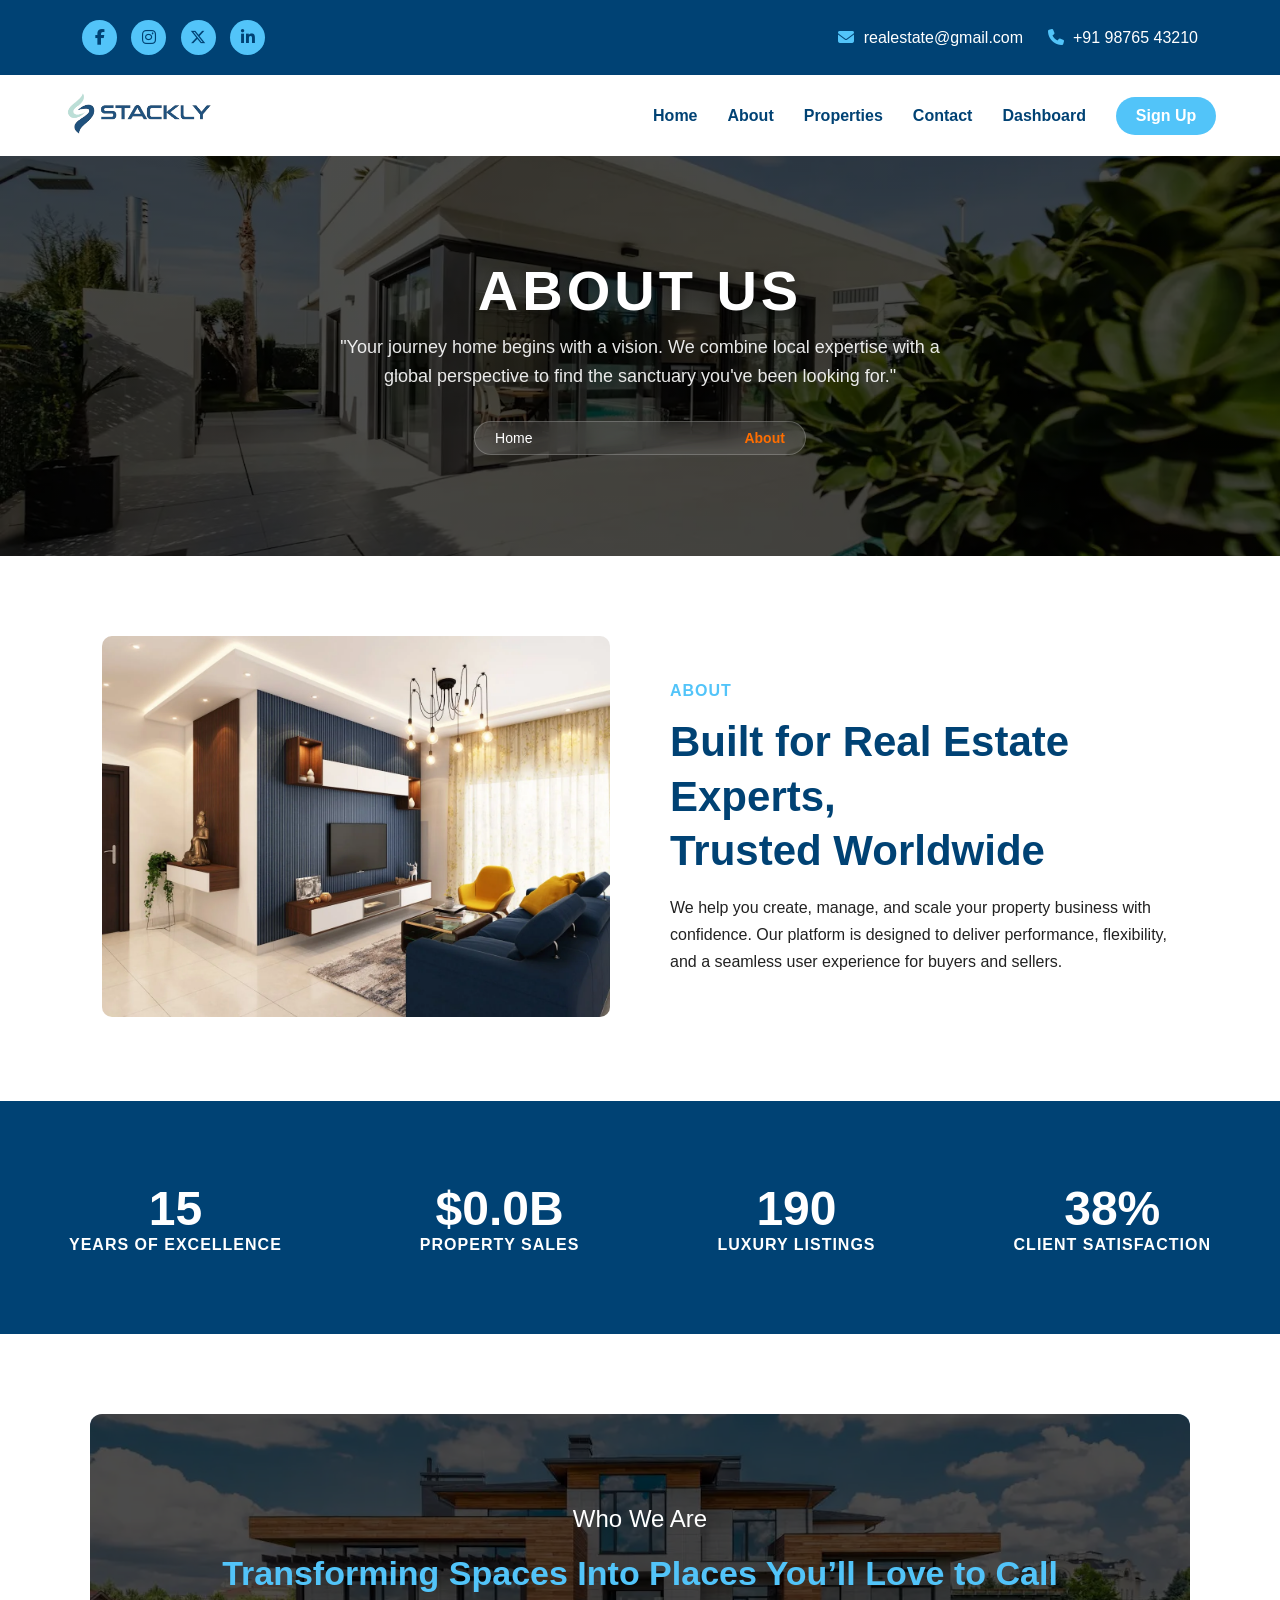
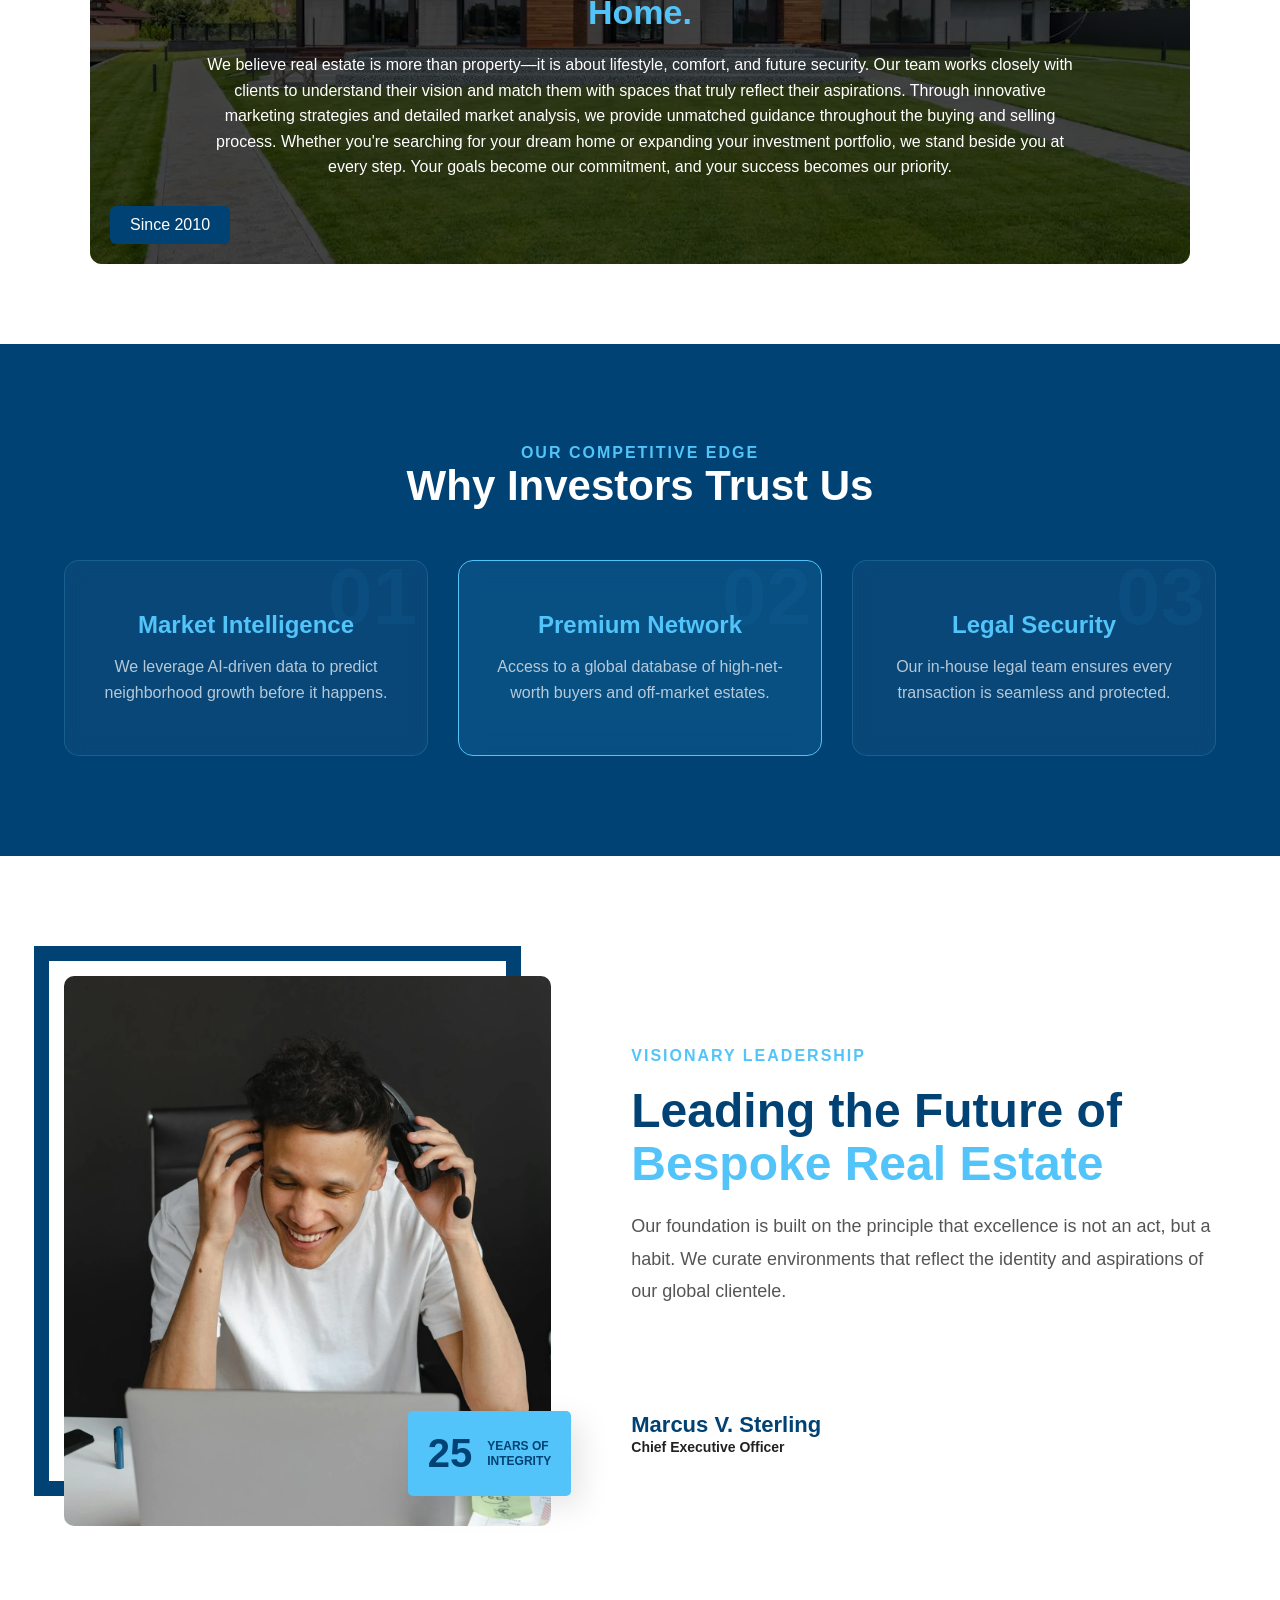
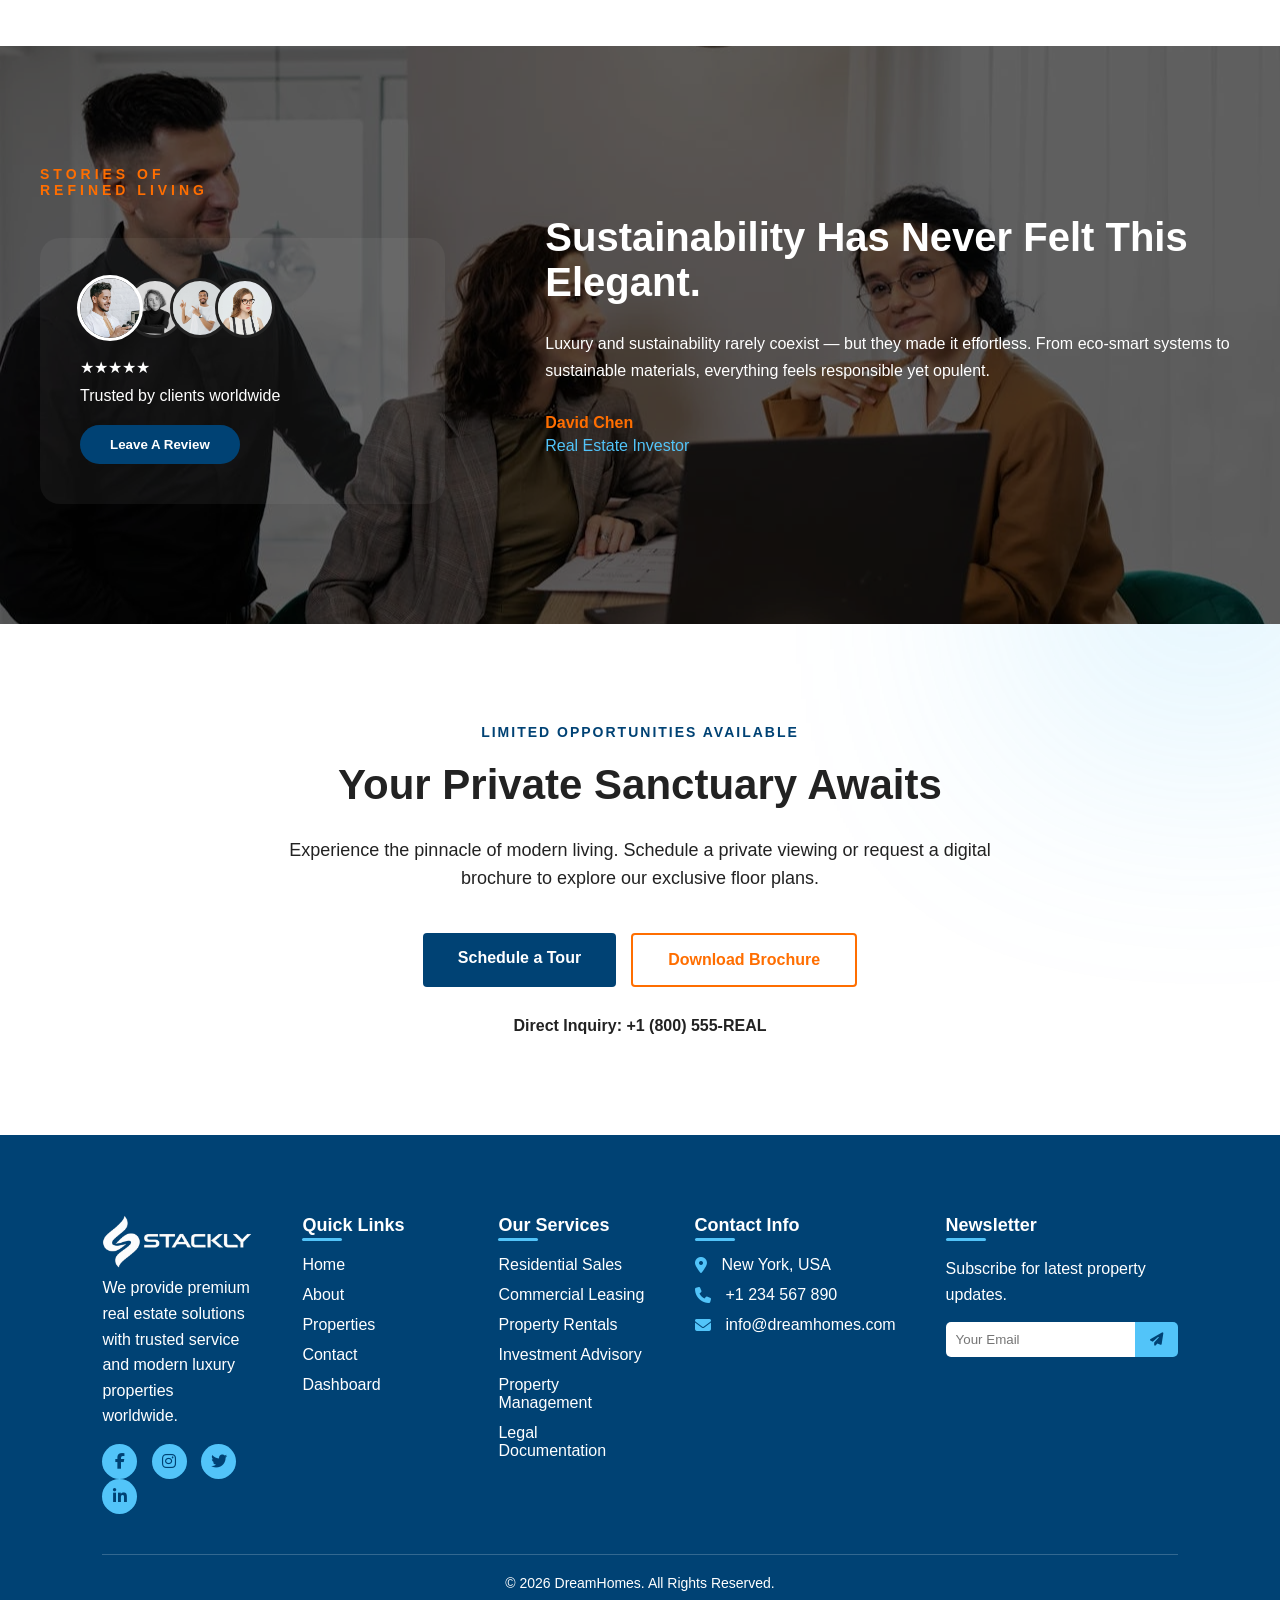
<file: about.html>
<!DOCTYPE html>
<html lang="en">

<head>
    <meta charset="UTF-8">
    <meta name="viewport" content="width=device-width, initial-scale=1.0">
    <title>Real Estate</title>

    <link rel="icon" href="./bg remove.webp">
    <link rel="stylesheet" href="./about.css">
    <link href="https://unpkg.com/aos@2.3.4/dist/aos.css" rel="stylesheet">
    <link href="https://fonts.googleapis.com/icon?family=Material+Icons" rel="stylesheet">

    <link rel="stylesheet" href="https://cdnjs.cloudflare.com/ajax/libs/font-awesome/6.5.1/css/all.min.css">
</head>

<body>
    <!-- TOP HEADER -->
    <header class="top-header">
        <div class="top-container">

            <div class="social-icons">
                <a href="./404.html"><i class="fa-brands fa-facebook-f"></i></a>
                <a href="./404.html"><i class="fa-brands fa-instagram"></i></a>
                <a href="./404.html"><i class="fa-brands fa-x-twitter"></i></a>
                <a href="./404.html"><i class="fa-brands fa-linkedin-in"></i></a>
            </div>

            <div class="contact-info">
                <span>
                    <a href="./404.html"><i class="fa-solid fa-envelope"></i> realestate@gmail.com</a>
                </span>
                <span>
                    <a href="./404.html"><i class="fa-solid fa-phone"></i> +91 98765 43210</a>
                </span>
            </div>

        </div>
    </header>


    <!-- MAIN HEADER -->
    <header class="main-header">
        <div class="nav-container">

            <div class="logo">
                <a href="#"><img src="./stackly.webp" alt="stackly" width="150px"></a>
            </div>

            <nav class="nav-links">
                <a href="./index.html">Home</a>
                <a href="./about.html">About</a>
                <a href="./properties.html">Properties</a>
                <a href="./contact.html">Contact</a>
                <a href="./dashboard.html">Dashboard</a>
                <a class="sign" href="./sign.html">Sign Up</a>
            </nav>

            <div class="hamburger" id="hamburger">
                <i class="fa-solid fa-bars"></i>
            </div>

        </div>
    </header>







    <div class="sec-hero-container" data-aos="fade-up">
        <h1>About Us</h1>
        <p class="hero-caption">"Your journey home begins with a vision. We combine local expertise with a global
            perspective to find the sanctuary you've been looking for."</p>

        <div class="breadcrumb">
            <a href="index.html">Home</a>
            <span class="material-icons">double_arrow</span>
            <a href="about.html" class="active">About</a>
        </div>
    </div>









    <section class="about" data-aos="fade-down">

        <div class="about-container">

            <div class="about-image">
                <img src="./about.webp" alt="Modern House">
            </div>

            <div class="about-content">
                <span class="about-label">ABOUT</span>

                <h2>
                    Built for Real Estate Experts, <br>
                    Trusted Worldwide
                </h2>

                <p>
                    We help you create, manage, and scale your property
                    business with confidence. Our platform is designed
                    to deliver performance, flexibility, and a seamless
                    user experience for buyers and sellers.
                </p>
            </div>

        </div>
    </section>




    <section class="about-stats">
        <div class="container" data-aos="zoom-in">
            <div class="stats-grid">
                <div class="stat-item">
                    <h3 class="counter" data-target="15">0</h3>
                    <p>Years of Excellence</p>
                </div>
                <div class="stat-item">
                    <h3 class="counter" data-target="2.5" data-prefix="$" data-suffix="B">0</h3>
                    <p>Property Sales</p>
                </div>
                <div class="stat-item">
                    <h3 class="counter" data-target="450">0</h3>
                    <p>Luxury Listings</p>
                </div>
                <div class="stat-item">
                    <h3 class="counter" data-target="98" data-suffix="%">0</h3>
                    <p>Client Satisfaction</p>
                </div>
            </div>
        </div>
    </section>















    <section class="philosophy">
        <div class="phil-container" data-aos="fade-left">
            <div class="phil-image">
                <img src="./c house.webp"
                    alt="Architecture">
                <div class="exp-box">Since 2010</div>
            </div>
            <div class="phil-content">
                <span class="tag" data-aos="fade-down">Who We Are</span>
                <h2 data-aos="fade-left">Transforming Spaces Into Places You’ll Love to Call Home.</h2>
                <p data-aos="fade-up">
                    We believe real estate is more than property—it is about lifestyle, comfort, and future security.
                    Our team works closely with clients to understand their vision and match them with spaces that truly
                    reflect their aspirations.
                    Through innovative marketing strategies and detailed market analysis, we provide unmatched guidance
                    throughout the buying and selling process.
                    Whether you're searching for your dream home or expanding your investment portfolio, we stand beside
                    you at every step.
                    Your goals become our commitment, and your success becomes our priority.
                </p>
            </div>
        </div>
    </section>











    <section class="why-glass" data-aos="fade-right">
        <div class="glass-header">
            <span class="pre-title">Our Competitive Edge</span>
            <h2>Why Investors Trust Us</h2>
        </div>
        <div class="glass-grid">
            <div class="glass-card" data-aos="fade-up">
                <div class="card-number">01</div>
                <h3>Market Intelligence</h3>
                <p>We leverage AI-driven data to predict neighborhood growth before it happens.</p>
            </div>
            <div class="glass-card active" data-aos="fade-left">
                <div class="card-number">02</div>
                <h3>Premium Network</h3>
                <p>Access to a global database of high-net-worth buyers and off-market estates.</p>
            </div>
            <div class="glass-card" data-aos="fade-down">
                <div class="card-number">03</div>
                <h3>Legal Security</h3>
                <p>Our in-house legal team ensures every transaction is seamless and protected.</p>
            </div>
        </div>
    </section>




   <section class="founder-interactive" id="founder-section" data-aos="zoom-in">
    <div class="founder-inner">
        <div class="founder-visual">
            <div class="frame-decoration"></div>
            <div class="image-wrapper">
                <img src="./founder.webp" alt="CEO" id="founder-img">
            </div>
            <div class="experience-badge">
                <span class="years">25</span>
                <span class="text">Years of <br>Integrity</span>
            </div>
        </div>

        <div class="founder-details">
            <span class="pre-header">Visionary Leadership</span>
            <h2>Leading the Future of <span class="accent-text">Bespoke Real Estate</span></h2>
            <p>Our foundation is built on the principle that excellence is not an act, but a habit. We curate environments that reflect the identity and aspirations of our global clientele.</p>
            
            <div class="signature-container">
                <svg id="signature-svg" viewBox="0 0 200 60">
                    <path id="signature-path" d="M10,40 Q30,10 50,40 T90,40 T130,20 T170,40" fill="none" stroke="rgb(82, 196, 249)" stroke-width="2" />
                </svg>
                <div class="founder-meta">
                    <span class="name">Marcus V. Sterling</span>
                    <span class="title">Chief Executive Officer</span>
                </div>
            </div>
        </div>
    </div>
</section>






    <section class="testimonials" data-aos="fade-up">

        <div class="testimonial-overlay"></div>

        <div class="testimonial-wrapper">

            <div class="testimonial-left">

                <h5 class="small-heading">STORIES OF<br>REFINED LIVING</h5>

                <div class="testimonial-card">

                    <div class="user-thumbs">
                        <img src="./m2-testi.webp" data-id="0" class="active">
                        <img src="./f1-testi.webp" data-id="1">
                        <img src="./m3-testi.webp" data-id="2">
                        <img src="./f3-testi.webp" data-id="3">
                    </div>

                    <div class="rating">
                        ★★★★★
                    </div>

                    <p>Trusted by clients worldwide</p>

                    <button>Leave A Review</button>

                </div>

            </div>

            <div class="testimonial-right">

                <div class="testimonial-content active">
                    <h2>Sustainability Has Never Felt This Elegant.</h2>
                    <p>
                        Luxury and sustainability rarely coexist — but they made it effortless.
                        From eco-smart systems to sustainable materials, everything feels
                        responsible yet opulent.
                    </p>
                    <div class="client-info">
                        <h4>David Chen</h4>
                        <span>Real Estate Investor</span>
                    </div>
                </div>

                <div class="testimonial-content">
                    <h2>A Seamless Buying Experience.</h2>
                    <p>
                        The team guided us with transparency and expertise.
                        The process was smooth and stress-free.
                    </p>
                    <div class="client-info">
                        <h4>Maria Johnson</h4>
                        <span>Property Buyer</span>
                    </div>
                </div>

                <div class="testimonial-content">
                    <h2>Premium Properties Delivered.</h2>
                    <p>
                        Exceptional listings and strong ROI support.
                        Highly professional service throughout.
                    </p>
                    <div class="client-info">
                        <h4>Arjun Mehta</h4>
                        <span>Entrepreneur</span>
                    </div>
                </div>

                <div class="testimonial-content">
                    <h2>Highly Recommended Experts.</h2>
                    <p>
                        Honest advice and excellent investment planning.
                        Truly a trusted real estate partner.
                    </p>
                    <div class="client-info">
                        <h4>Sophia Lee</h4>
                        <span>Investor</span>
                    </div>
                </div>

            </div>

        </div>

    </section>









    <section class="cta-luxury" data-aos="fade-down">
        <div class="cta-overlay"></div>
        <div class="cta-content">
            <span class="cta-subtitle">Limited Opportunities Available</span>
            <h2 class="cta-title">Your Private Sanctuary Awaits</h2>
            <p class="cta-description">
                Experience the pinnacle of modern living. Schedule a private viewing or
                request a digital brochure to explore our exclusive floor plans.
            </p>

            <div class="cta-actions">
                <a href="./404.html" class="btn-main">Schedule a Tour</a>
                <a href="./404.html" class="btn-outline">Download Brochure</a>
            </div>

            <div class="cta-footer">
                <p>Direct Inquiry: <span>+1 (800) 555-REAL</span></p>
            </div>
        </div>
    </section>







    <footer class="footer">

        <div class="footer-container">

            <div class="footer-col">
                <a class="footer-logo" href="#"><img src="./white.webp" alt="" width="150px"></a>
                <p>
                    We provide premium real estate solutions with trusted service
                    and modern luxury properties worldwide.
                </p>

                <div class="social-icons">
                    <a href="./404.html"><i class="fab fa-facebook-f"></i></a>
                    <a href="./404.html"><i class="fab fa-instagram"></i></a>
                    <a href="./404.html"><i class="fab fa-twitter"></i></a>
                    <a href="./404.html"><i class="fab fa-linkedin-in"></i></a>
                </div>
            </div>

            <div class="footer-col">
                <h3>Quick Links</h3>
                <ul>
                    <li><a href="./index.html">Home</a></li>
                    <li><a href="./about.html">About</a></li>
                    <li><a href="./properties.html">Properties</a></li>
                    <li><a href="./contact.html">Contact</a></li>
                    <li><a href="./dashboard.html">Dashboard</a></li>
                </ul>
            </div>

            <div class="footer-col">
                <h3>Our Services</h3>
                <ul>
                    <li><a href="./404.html">Residential Sales</a></li>
                    <li><a href="./404.html">Commercial Leasing</a></li>
                    <li><a href="./404.html">Property Rentals</a></li>
                    <li><a href="./404.html">Investment Advisory</a></li>
                    <li><a href="./404.html">Property Management</a></li>
                    <li><a href="./404.html">Legal Documentation</a></li>
                </ul>
            </div>

            <div class="footer-col">
                <h3>Contact Info</h3>
                <ul class="contact-info">
                    <li><i class="fa-solid fa-location-dot"></i> New York, USA</li>
                    <li><i class="fa-solid fa-phone"></i> +1 234 567 890</li>
                    <li><i class="fa-solid fa-envelope"></i> info@dreamhomes.com</li>
                </ul>
            </div>

            <div class="footer-col">
                <h3>Newsletter</h3>
                <p>Subscribe for latest property updates.</p>

                <form class="footer-form" action="./404.html" method="GET">
                    <input type="email" placeholder="Your Email" required>
                    <button type="submit">
                        <i class="fa-solid fa-paper-plane"></i>
                    </button>
                </form>
            </div>

        </div>

        <div class="footer-bottom">
            <p>© 2026 DreamHomes. All Rights Reserved.</p>
        </div>

    </footer>



    <script src="./about.js"></script>



    <script src="https://unpkg.com/aos@2.3.4/dist/aos.js"></script>
    <script>
        AOS.init({
            duration: 900,
            easing: 'ease-in-out',
            once: true,   // animation runs only once
        });
    </script>


</body>

</html>
</file>
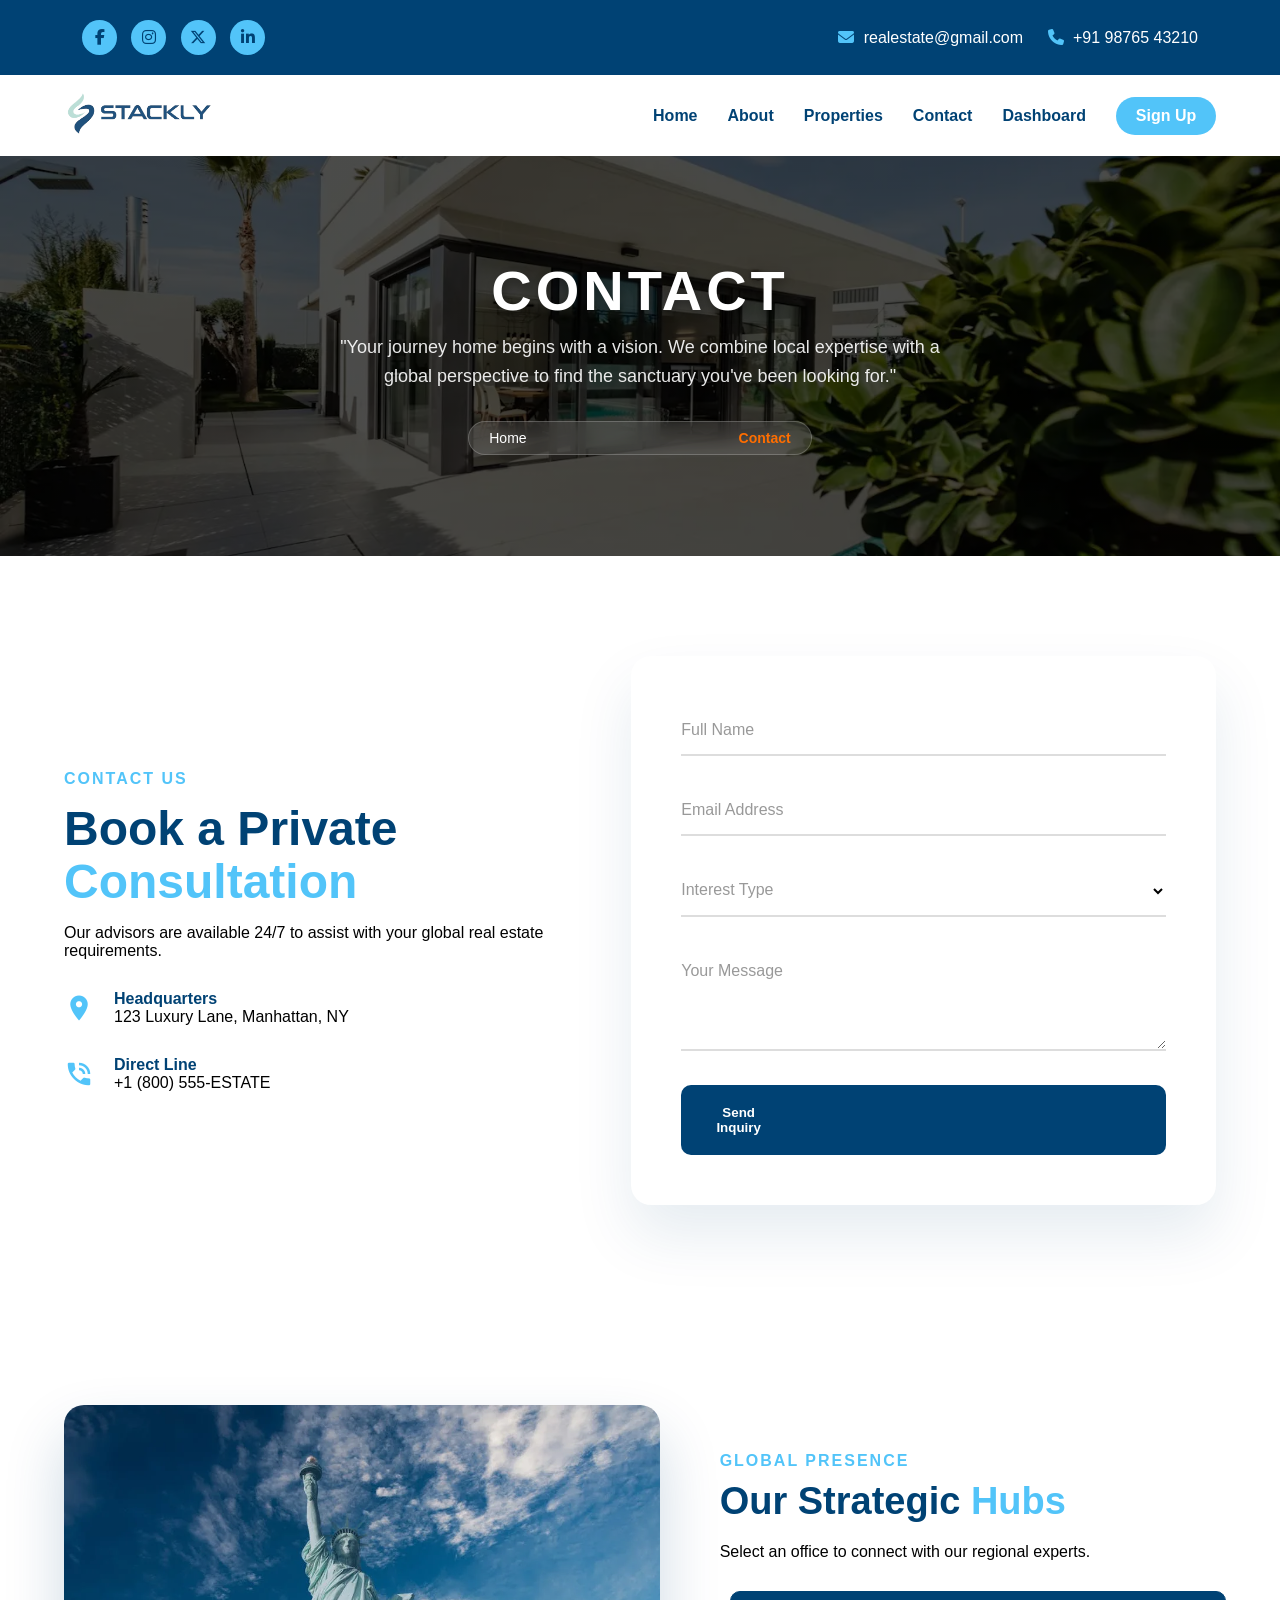
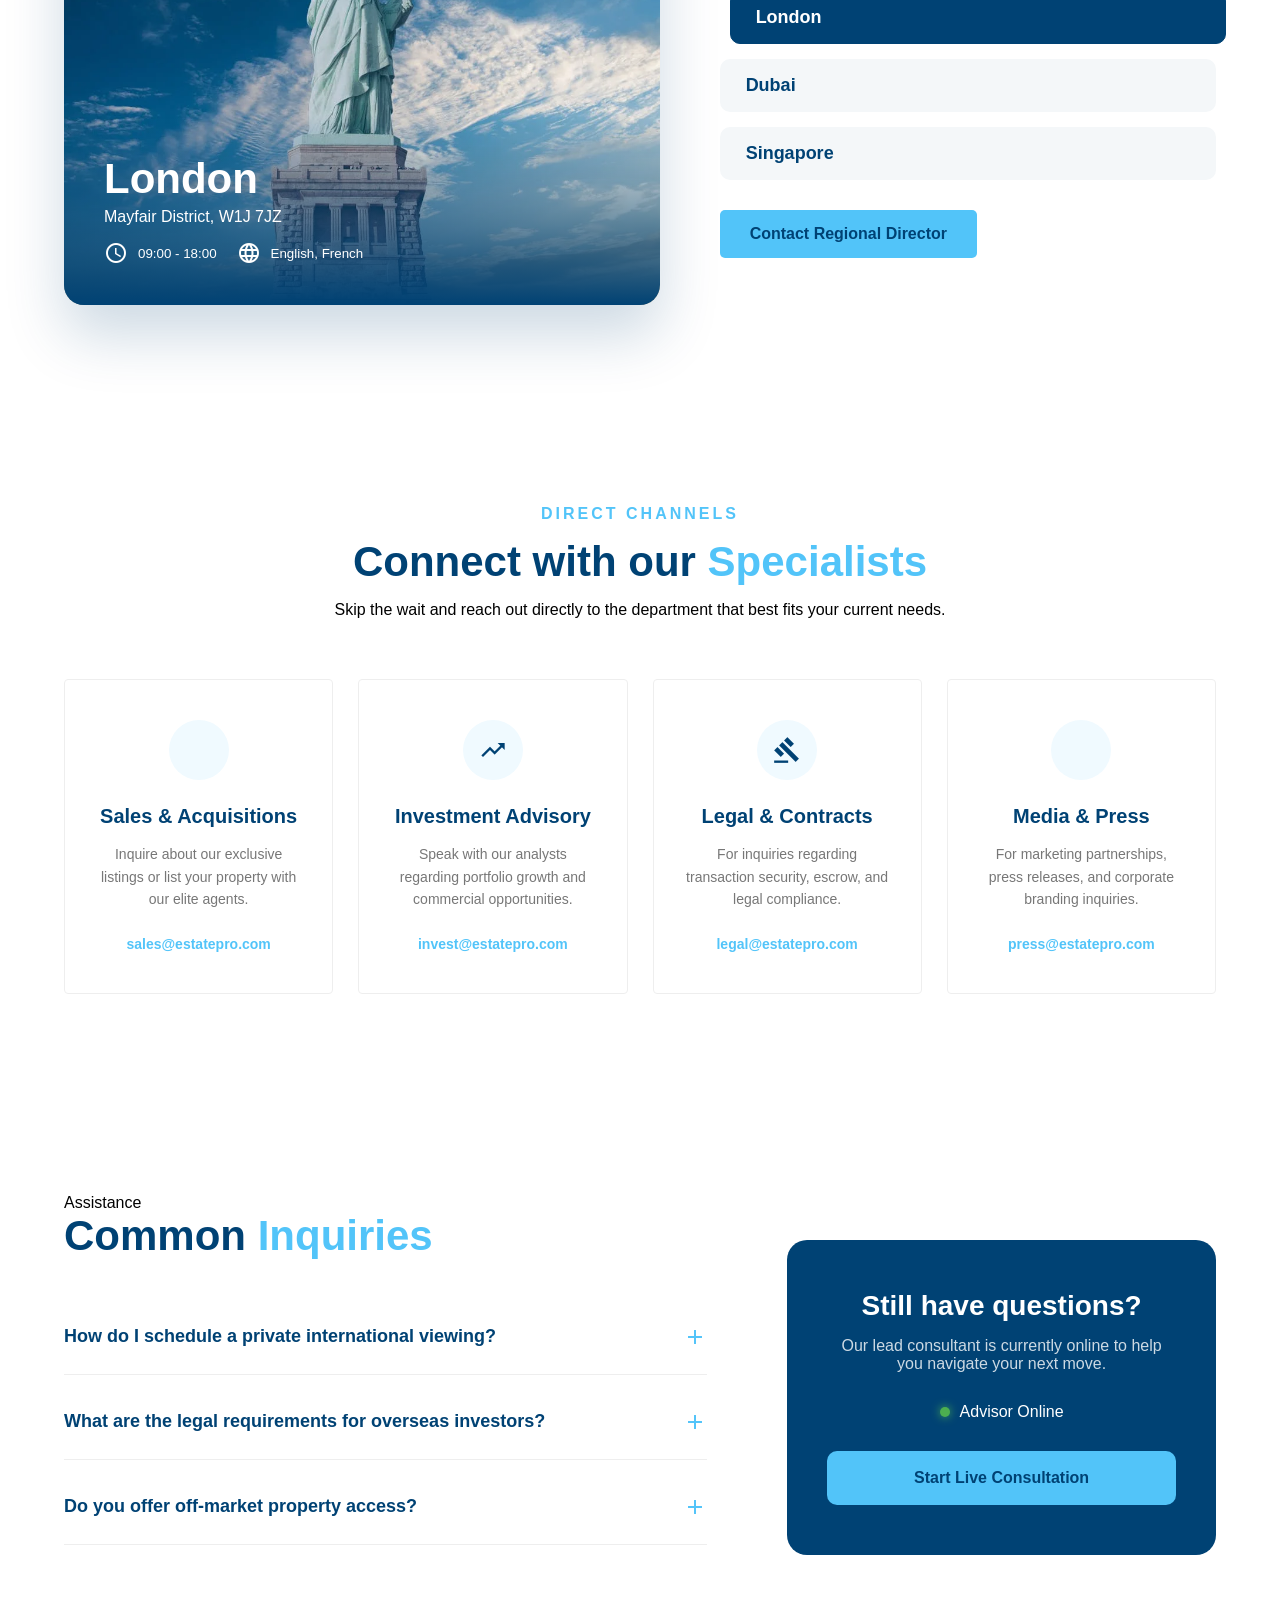
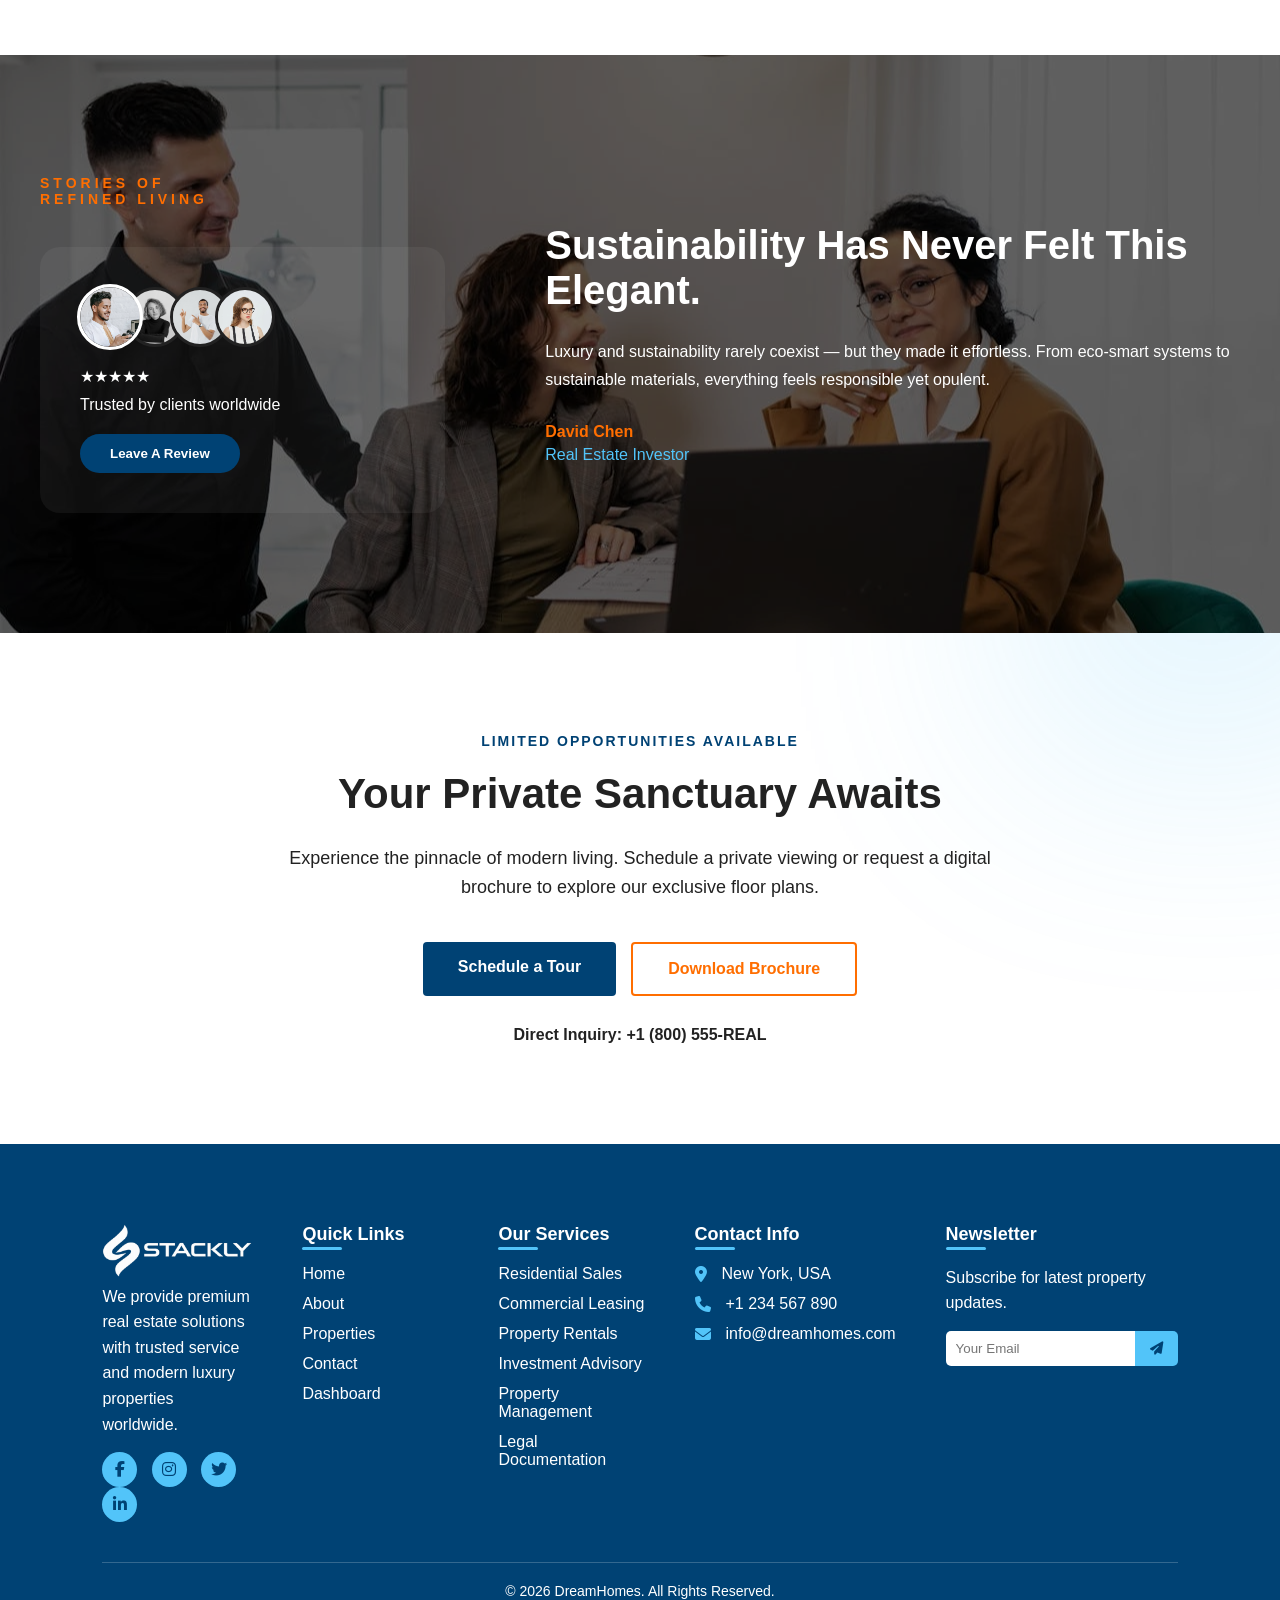
<file: contact.html>
<!DOCTYPE html>
<html lang="en">

<head>
    <meta charset="UTF-8">
    <meta name="viewport" content="width=device-width, initial-scale=1.0">
    <title>Real Estate</title>

    <link rel="icon" href="./bg remove.webp">
    <link rel="stylesheet" href="./contact.css">
    <link href="https://unpkg.com/aos@2.3.4/dist/aos.css" rel="stylesheet">
    <link href="https://fonts.googleapis.com/icon?family=Material+Icons" rel="stylesheet">

    <link rel="stylesheet" href="https://cdnjs.cloudflare.com/ajax/libs/font-awesome/6.5.1/css/all.min.css">
</head>

<body>
    <!-- TOP HEADER -->
    <header class="top-header">
        <div class="top-container">

            <div class="social-icons">
                <a href="./404.html"><i class="fa-brands fa-facebook-f"></i></a>
                <a href="./404.html"><i class="fa-brands fa-instagram"></i></a>
                <a href="./404.html"><i class="fa-brands fa-x-twitter"></i></a>
                <a href="./404.html"><i class="fa-brands fa-linkedin-in"></i></a>
            </div>

            <div class="contact-info">
                <span>
                    <a href="./404.html"><i class="fa-solid fa-envelope"></i> realestate@gmail.com</a>
                </span>
                <span>
                    <a href="./404.html"><i class="fa-solid fa-phone"></i> +91 98765 43210</a>
                </span>
            </div>

        </div>
    </header>


    <!-- MAIN HEADER -->
    <header class="main-header">
        <div class="nav-container">

            <div class="logo">
                <a href="#"><img src="./stackly.webp" alt="stackly" width="150px"></a>
            </div>

            <nav class="nav-links">
                <a href="./index.html">Home</a>
                <a href="./about.html">About</a>
                <a href="./properties.html">Properties</a>
                <a href="./contact.html">Contact</a>
                <a href="./dashboard.html">Dashboard</a>
                <a class="sign" href="./sign.html">Sign Up</a>
            </nav>

            <div class="hamburger" id="hamburger">
                <i class="fa-solid fa-bars"></i>
            </div>

        </div>
    </header>








    <div class="sec-hero-container" data-aos="fade-up">
        <h1>Contact</h1>
        <p class="hero-caption">"Your journey home begins with a vision. We combine local expertise with a global
            perspective to find the sanctuary you've been looking for."</p>

        <div class="breadcrumb">
            <a href="index.html">Home</a>
            <span class="material-icons">double_arrow</span>
            <a href="about.html" class="active">Contact</a>
        </div>
    </div>










    <section class="contact-premium" data-aos="fade-down">
        <div class="contact-container">
            <div class="contact-info-box">
                <span class="tag">Contact Us</span>
                <h2>Book a Private <br><span class="accent">Consultation</span></h2>
                <p>Our advisors are available 24/7 to assist with your global real estate requirements.</p>

                <div class="contact-methods">
                    <div class="method-item">
                        <span class="material-icons">location_on</span>
                        <div>
                            <h4>Headquarters</h4>
                            <p>123 Luxury Lane, Manhattan, NY</p>
                        </div>
                    </div>
                    <div class="method-item">
                        <span class="material-icons">phone_in_talk</span>
                        <div>
                            <h4>Direct Line</h4>
                            <p>+1 (800) 555-ESTATE</p>
                        </div>
                    </div>
                </div>
            </div>

            <div class="contact-form-wrapper">
                <form id="premium-form" action="./404.html" method="GET">
                    <div class="input-group">
                        <input type="text" required>
                        <label>Full Name</label>
                    </div>
                    <div class="input-group">
                        <input type="email" required>
                        <label>Email Address</label>
                    </div>
                    <div class="input-group">
                        <select required>
                            <option value="" disabled selected></option>
                            <option>Residential Acquisition</option>
                            <option>Commercial Investment</option>
                            <option>Property Management</option>
                        </select>
                        <label>Interest Type</label>
                    </div>
                    <div class="input-group">
                        <textarea rows="4" required></textarea>
                        <label>Your Message</label>
                    </div>
                    <button type="submit" class="submit-btn">
                        <span>Send Inquiry</span>
                        <span class="material-icons">arrow_right_alt</span>
                    </button>
                </form>
            </div>
        </div>
    </section>









    <section class="location-teleporter" data-aos="zoom-in">
        <div class="teleport-container">
            <div class="teleport-window">
                <div id="city-bg" class="city-bg"></div>
                <div class="overlay-details">
                    <h2 id="office-city">London</h2>
                    <p id="office-address">Mayfair District, W1J 7JZ</p>
                    <div class="office-stats">
                        <span><i class="material-icons">schedule</i> <small id="office-time">09:00 -
                                18:00</small></span>
                        <span><i class="material-icons">language</i> <small id="office-lang">English,
                                French</small></span>
                    </div>
                </div>
            </div>

            <div class="teleport-controls">
                <span class="pre-title">Global Presence</span>
                <h3>Our Strategic <span class="accent">Hubs</span></h3>
                <p>Select an office to connect with our regional experts.</p>

                <div class="city-selector">
                    <button class="city-btn active" data-city="London" data-address="Mayfair District, W1J 7JZ"
                        data-time="09:00 - 18:00" data-lang="English, French"
                        data-img="./london.webp">London</button>
                    <button class="city-btn" data-city="Dubai" data-address="Downtown Burj Khalifa, Level 88"
                        data-time="08:00 - 17:00" data-lang="Arabic, English"
                        data-img="./dubai.webp">Dubai</button>
                    <button class="city-btn" data-city="Singapore" data-address="Marina Bay Financial Centre"
                        data-time="09:00 - 18:00" data-lang="Mandarin, English"
                        data-img="./singapore.webp">Singapore</button>
                 </div>

                <a href="./404.html" class="call-action">
                    Contact Regional Director
                </a>
            </div>
        </div>
    </section>








    <section class="support-grid-section">
        <div class="support-header" data-aos="fade-left">
            <span class="pre-title">Direct Channels</span>
            <h2>Connect with our <span class="accent">Specialists</span></h2>
            <p>Skip the wait and reach out directly to the department that best fits your current needs.</p>
        </div>

        <div class="support-wrapper" data-aos="fade-down">
            <div class="support-card">
                <div class="support-icon">
                    <span class="material-icons">real_estate_agent</span>
                </div>
                <h3>Sales & Acquisitions</h3>
                <p>Inquire about our exclusive listings or list your property with our elite agents.</p>
                <a href="./404.html" class="support-link">sales@estatepro.com</a>
            </div>

            <div class="support-card">
                <div class="support-icon">
                    <span class="material-icons">trending_up</span>
                </div>
                <h3>Investment Advisory</h3>
                <p>Speak with our analysts regarding portfolio growth and commercial opportunities.</p>
                <a href="./404.html" class="support-link">invest@estatepro.com</a>
            </div>

            <div class="support-card">
                <div class="support-icon">
                    <span class="material-icons">gavel</span>
                </div>
                <h3>Legal & Contracts</h3>
                <p>For inquiries regarding transaction security, escrow, and legal compliance.</p>
                <a href="./404.html" class="support-link">legal@estatepro.com</a>
            </div>

            <div class="support-card">
                <div class="support-icon">
                    <span class="material-icons">campaign</span>
                </div>
                <h3>Media & Press</h3>
                <p>For marketing partnerships, press releases, and corporate branding inquiries.</p>
                <a href="./404.html" class="support-link">press@estatepro.com</a>
            </div>
        </div>
    </section>









    <section class="faq-cta-section" data-aos="fade-right">
        <div class="faq-container">
            <div class="faq-content">
                <span class="pre-title">Assistance</span>
                <h2>Common <span class="accent">Inquiries</span></h2>

                <div class="accordion">
                    <div class="acc-item">
                        <div class="acc-header">
                            <span>How do I schedule a private international viewing?</span>
                            <i class="material-icons">add</i>
                        </div>
                        <div class="acc-body">
                            <p>We provide full concierge services, including private jet charters and luxury
                                accommodations, for our international clients wishing to view properties in person.</p>
                        </div>
                    </div>

                    <div class="acc-item">
                        <div class="acc-header">
                            <span>What are the legal requirements for overseas investors?</span>
                            <i class="material-icons">add</i>
                        </div>
                        <div class="acc-body">
                            <p>Our in-house legal team specializes in international acquisitions, ensuring all tax
                                structures and compliance measures are met for your specific region.</p>
                        </div>
                    </div>

                    <div class="acc-item">
                        <div class="acc-header">
                            <span>Do you offer off-market property access?</span>
                            <i class="material-icons">add</i>
                        </div>
                        <div class="acc-body">
                            <p>Yes, over 30% of our luxury portfolio is "Pocket Listings" which are never publicly
                                advertised. Connect with a director for access.</p>
                        </div>
                    </div>
                </div>
            </div>

            <div class="final-cta-card">
                <h3>Still have questions?</h3>
                <p>Our lead consultant is currently online to help you navigate your next move.</p>
                <div class="advisor-status">
                    <div class="status-dot"></div>
                    <span>Advisor Online</span>
                </div>
                <a href="./404.html" class="chat-btn">Start Live Consultation</a>
            </div>
        </div>
    </section>







    <section class="testimonials" data-aos="zoom-in">

        <div class="testimonial-overlay"></div>

        <div class="testimonial-wrapper">

            <div class="testimonial-left">

                <h5 class="small-heading">STORIES OF<br>REFINED LIVING</h5>

                <div class="testimonial-card">

                    <div class="user-thumbs">
                        <img src="./m2-testi.webp" data-id="0" class="active">
                        <img src="./f1-testi.webp" data-id="1">
                        <img src="./m3-testi.webp" data-id="2">
                        <img src="./f3-testi.webp" data-id="3">
                    </div>

                    <div class="rating">
                        ★★★★★
                    </div>

                    <p>Trusted by clients worldwide</p>

                    <button>Leave A Review</button>

                </div>

            </div>

            <div class="testimonial-right">

                <div class="testimonial-content active">
                    <h2>Sustainability Has Never Felt This Elegant.</h2>
                    <p>
                        Luxury and sustainability rarely coexist — but they made it effortless.
                        From eco-smart systems to sustainable materials, everything feels
                        responsible yet opulent.
                    </p>
                    <div class="client-info">
                        <h4>David Chen</h4>
                        <span>Real Estate Investor</span>
                    </div>
                </div>

                <div class="testimonial-content">
                    <h2>A Seamless Buying Experience.</h2>
                    <p>
                        The team guided us with transparency and expertise.
                        The process was smooth and stress-free.
                    </p>
                    <div class="client-info">
                        <h4>Maria Johnson</h4>
                        <span>Property Buyer</span>
                    </div>
                </div>

                <div class="testimonial-content">
                    <h2>Premium Properties Delivered.</h2>
                    <p>
                        Exceptional listings and strong ROI support.
                        Highly professional service throughout.
                    </p>
                    <div class="client-info">
                        <h4>Arjun Mehta</h4>
                        <span>Entrepreneur</span>
                    </div>
                </div>

                <div class="testimonial-content">
                    <h2>Highly Recommended Experts.</h2>
                    <p>
                        Honest advice and excellent investment planning.
                        Truly a trusted real estate partner.
                    </p>
                    <div class="client-info">
                        <h4>Sophia Lee</h4>
                        <span>Investor</span>
                    </div>
                </div>

            </div>

        </div>

    </section>









    <section class="cta-luxury" data-aos="fade-up">
        <div class="cta-overlay"></div>
        <div class="cta-content">
            <span class="cta-subtitle">Limited Opportunities Available</span>
            <h2 class="cta-title">Your Private Sanctuary Awaits</h2>
            <p class="cta-description">
                Experience the pinnacle of modern living. Schedule a private viewing or
                request a digital brochure to explore our exclusive floor plans.
            </p>

            <div class="cta-actions">
                <a href="./404.html" class="btn-main">Schedule a Tour</a>
                <a href="./404.html" class="btn-outline">Download Brochure</a>
            </div>

            <div class="cta-footer">
                <p>Direct Inquiry: <span>+1 (800) 555-REAL</span></p>
            </div>
        </div>
    </section>







    <footer class="footer">

        <div class="footer-container">

            <div class="footer-col">
                <a class="footer-logo" href="#"><img src="./white.webp" alt="" width="150px"></a>
                <p>
                    We provide premium real estate solutions with trusted service
                    and modern luxury properties worldwide.
                </p>

                <div class="social-icons">
                    <a href="./404.html"><i class="fab fa-facebook-f"></i></a>
                    <a href="./404.html"><i class="fab fa-instagram"></i></a>
                    <a href="./404.html"><i class="fab fa-twitter"></i></a>
                    <a href="./404.html"><i class="fab fa-linkedin-in"></i></a>
                </div>
            </div>

            <div class="footer-col">
                <h3>Quick Links</h3>
                <ul>
                    <li><a href="./index.html">Home</a></li>
                    <li><a href="./about.html">About</a></li>
                    <li><a href="./properties.html">Properties</a></li>
                    <li><a href="./contact.html">Contact</a></li>
                    <li><a href="./dashboard.html">Dashboard</a></li>
                </ul>
            </div>

            <div class="footer-col">
                <h3>Our Services</h3>
                <ul>
                    <li><a href="./404.html">Residential Sales</a></li>
                    <li><a href="./404.html">Commercial Leasing</a></li>
                    <li><a href="./404.html">Property Rentals</a></li>
                    <li><a href="./404.html">Investment Advisory</a></li>
                    <li><a href="./404.html">Property Management</a></li>
                    <li><a href="./404.html">Legal Documentation</a></li>
                </ul>
            </div>

            <div class="footer-col">
                <h3>Contact Info</h3>
                <ul class="contact-info">
                    <li><i class="fa-solid fa-location-dot"></i> New York, USA</li>
                    <li><i class="fa-solid fa-phone"></i> +1 234 567 890</li>
                    <li><i class="fa-solid fa-envelope"></i> info@dreamhomes.com</li>
                </ul>
            </div>

            <div class="footer-col">
                <h3>Newsletter</h3>
                <p>Subscribe for latest property updates.</p>

                <form class="footer-form" action="./404.html" method="GET">
                    <input type="email" placeholder="Your Email" required>
                    <button type="submit">
                        <i class="fa-solid fa-paper-plane"></i>
                    </button>
                </form>
            </div>

        </div>

        <div class="footer-bottom">
            <p>© 2026 DreamHomes. All Rights Reserved.</p>
        </div>

    </footer>



    <script src="./contact.js"></script>



    <script src="https://unpkg.com/aos@2.3.4/dist/aos.js"></script>
    <script>
        AOS.init({
            duration: 900,
            easing: 'ease-in-out',
            once: true,   // animation runs only once
        });
    </script>


</body>

</html>
</file>
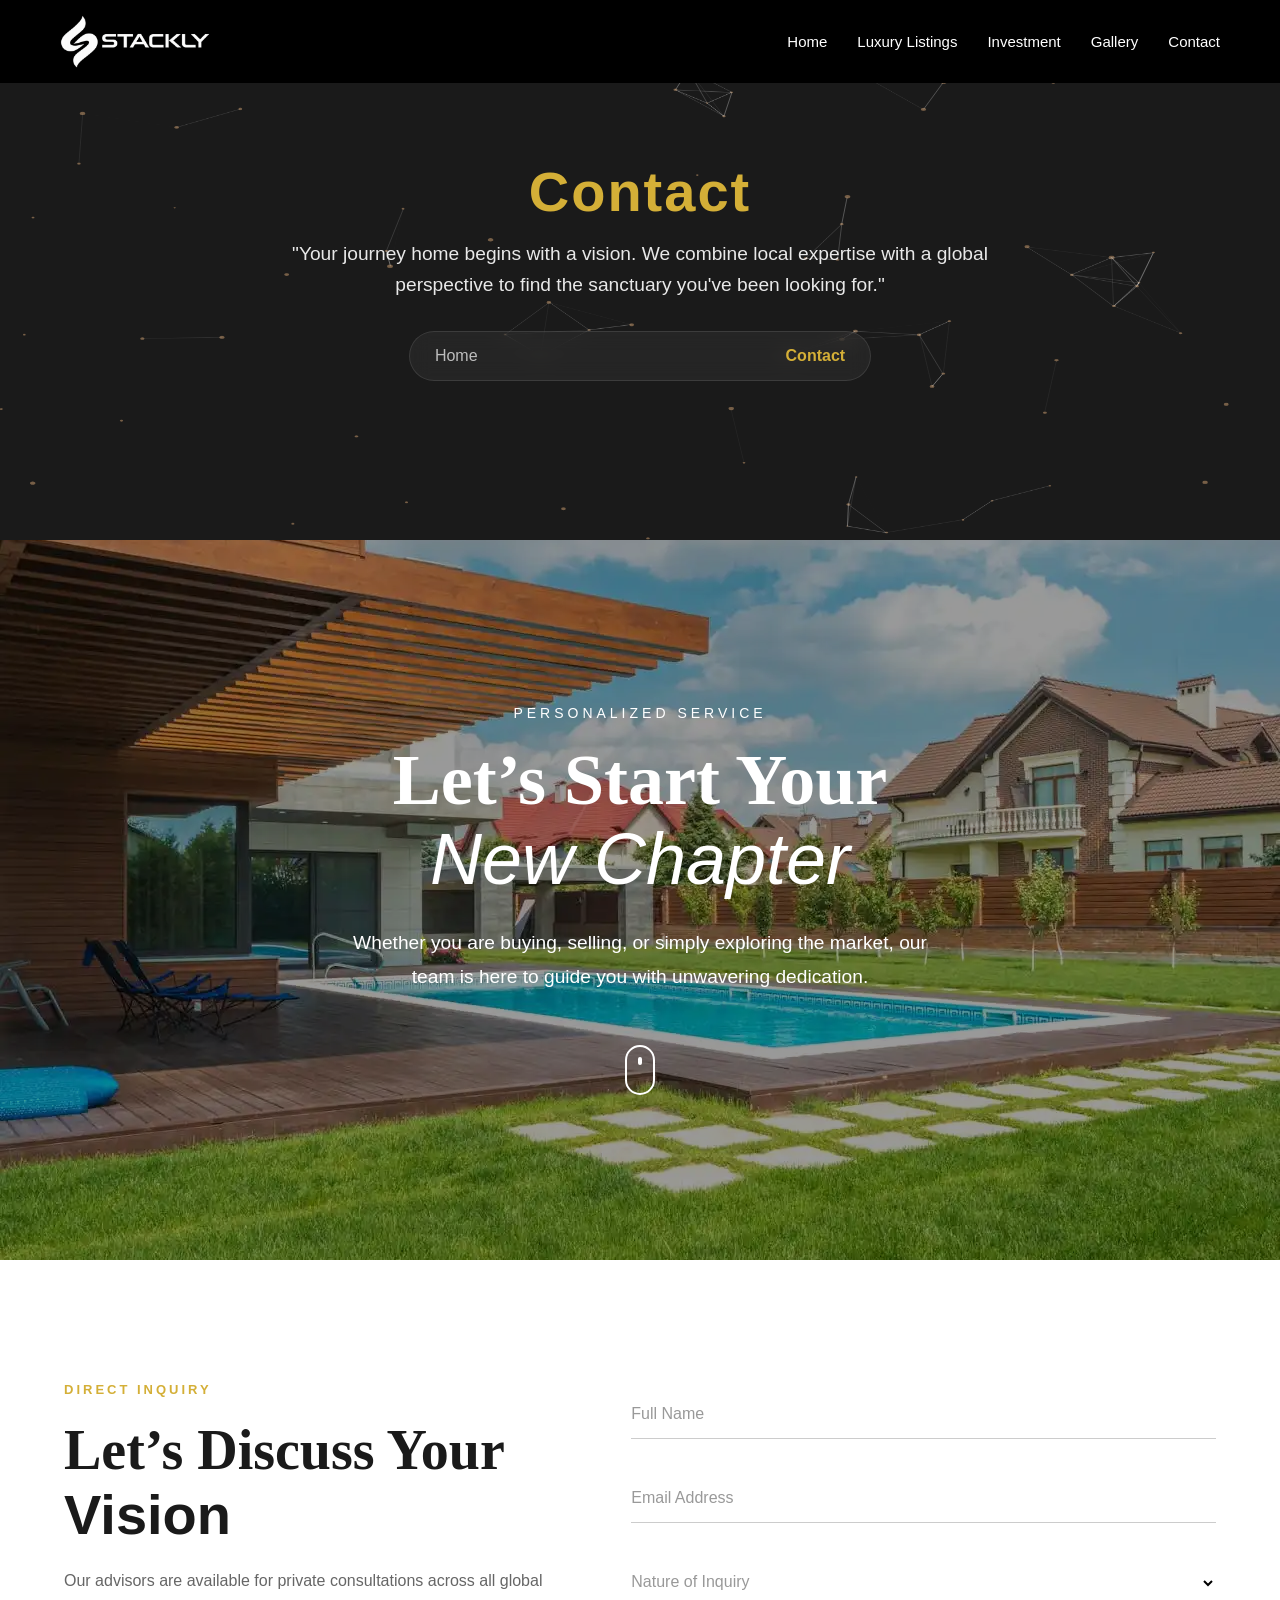
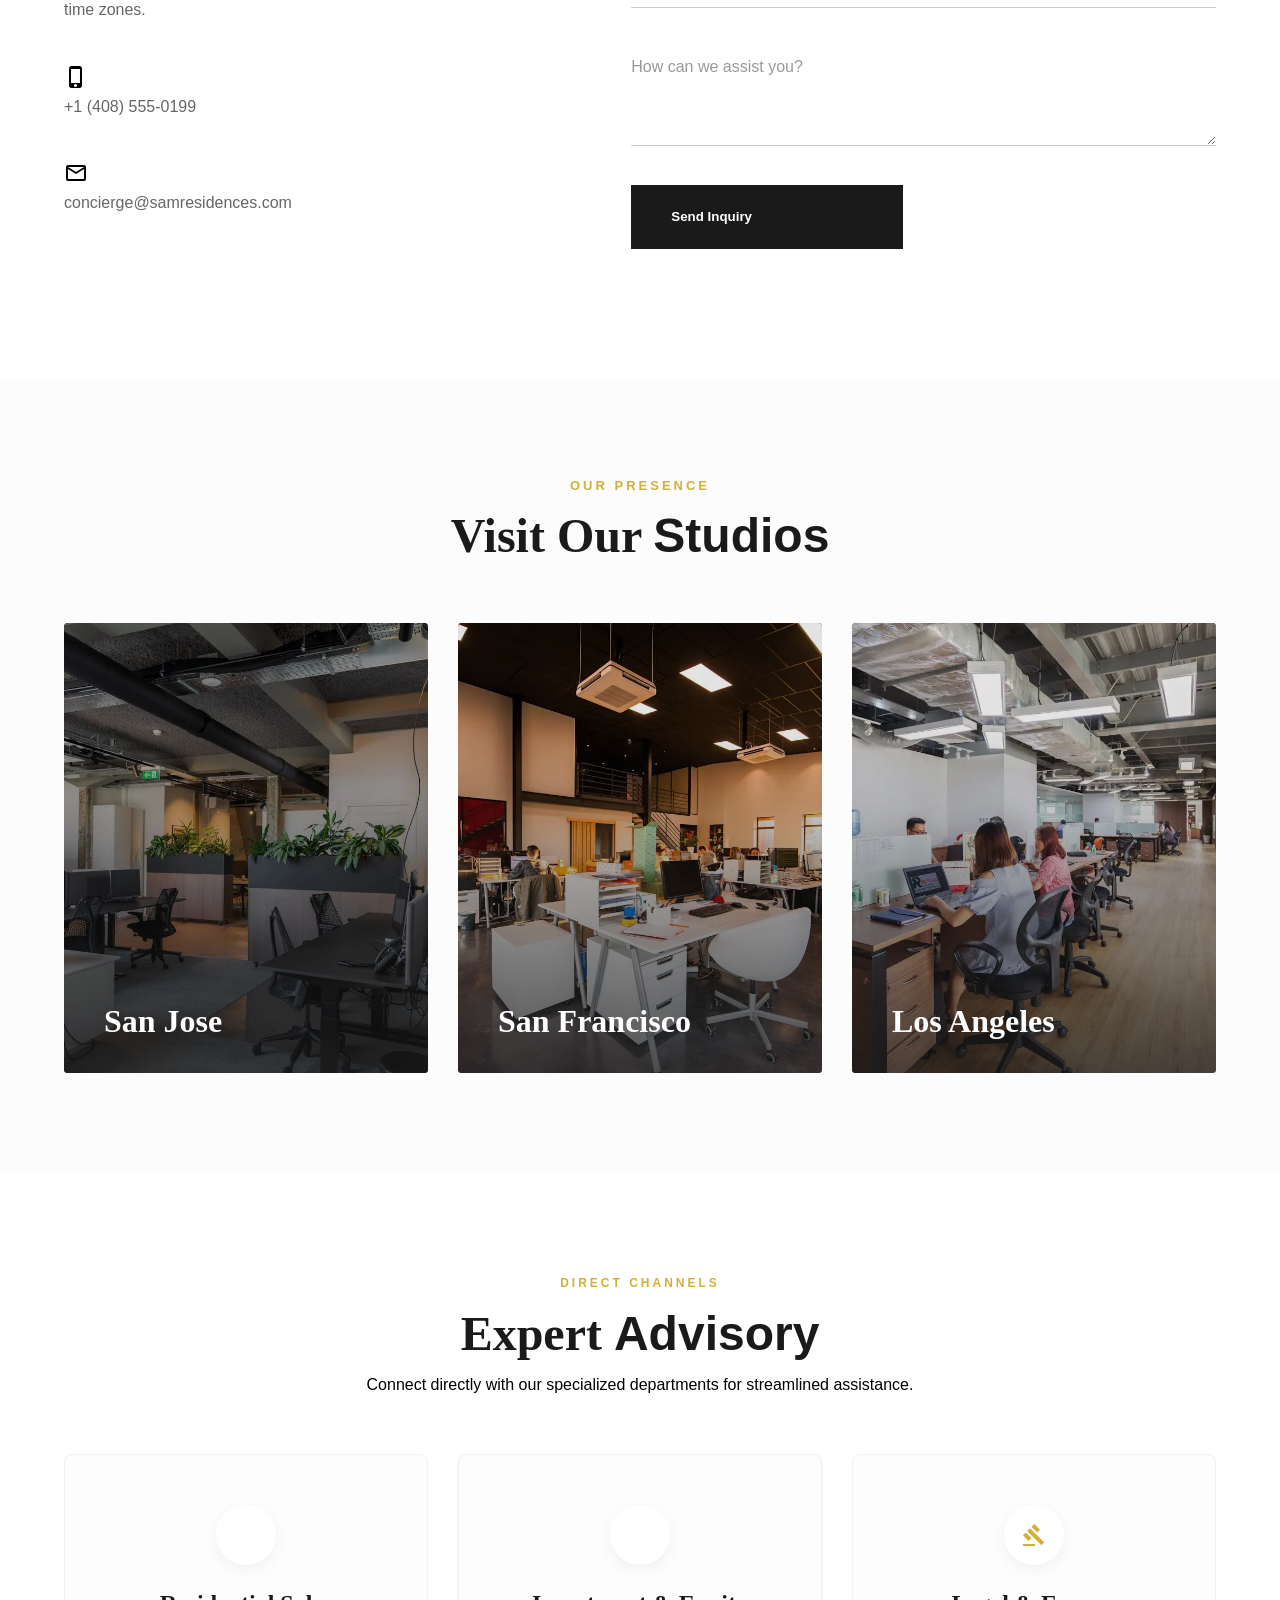
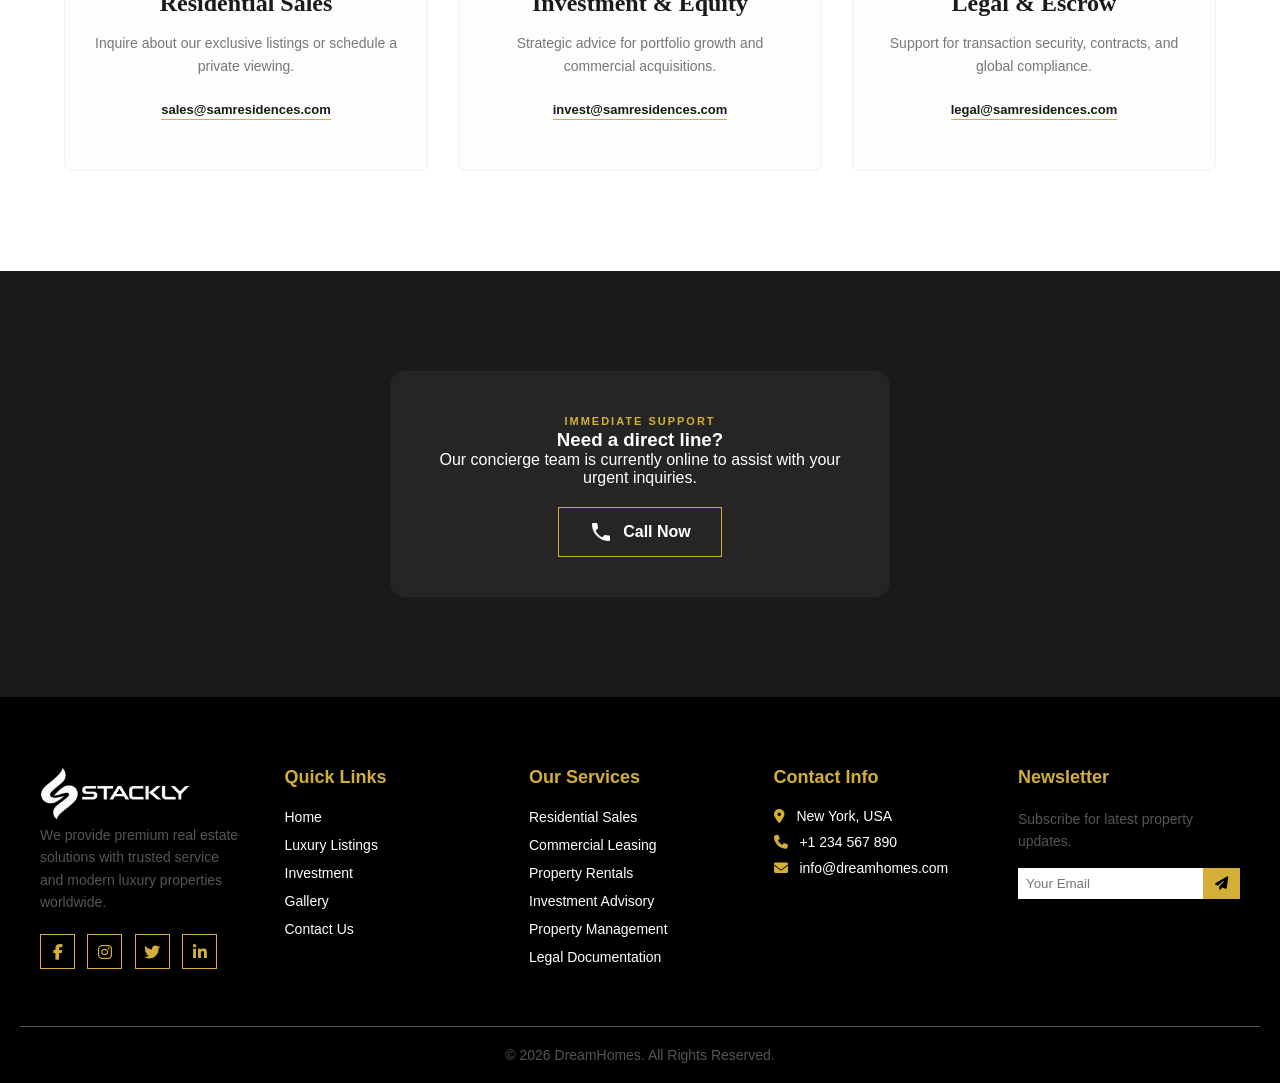
<file: contact2.html>
<!DOCTYPE html>
<html lang="en">

<head>
    <meta charset="UTF-8">
    <meta name="viewport" content="width=device-width, initial-scale=1.0">
    <title>Real Estate</title>
    <link rel="stylesheet" href="./contact2.css">
    <link rel="icon" href="./bg remove.webp">
    <link href="https://fonts.googleapis.com/icon?family=Material+Icons" rel="stylesheet">
    <link href="https://unpkg.com/aos@2.3.4/dist/aos.css" rel="stylesheet">

    <link rel="stylesheet" href="https://cdnjs.cloudflare.com/ajax/libs/font-awesome/6.5.1/css/all.min.css">

</head>

<body>


    <header>

        <nav class="navbar">
            <a class="logo" href="#"><img src="./white.webp" alt="" width="150px"></a>

            <div class="hamburger" id="hamburger">
                <span></span>
                <span></span>
                <span></span>
            </div>

            <ul class="nav-links" id="navLinks">

                <li><a href="./home2.html">Home</a></li>
                <li><a href="./luxury.html">Luxury Listings</a></li>
                <li><a href="./invest.html">Investment</a></li>
                <li><a href="./gallery.html">Gallery</a></li>
                <li><a href="./contact2.html">Contact</a></li>
                <!-- <li><a href="#" class="add-btn">Add Listing</a></li> -->
            </ul>
        </nav>
    </header>




    <section class="sec-hero-section">
        <canvas id="hero-canvas"></canvas>

        <div class="sec-hero-container" data-aos="fade-up">
            <h1>Contact</h1>
            <p class="hero-caption">"Your journey home begins with a vision. We combine local expertise with a global
                perspective to find the sanctuary you've been looking for."</p>

            <div class="breadcrumb">
                <a href="index.html">Home</a>
                <span class="material-icons divider">double_arrow</span>
                <a href="about.html" class="active">Contact</a>
            </div>
        </div>
    </section>







    <section class="contact-hero">
        <div class="hero-bg-container">
            <img src="./17.webp"
                alt="Luxury Estate" class="ken-burns-img">
            <div class="hero-overlay"></div>
        </div>

        <div class="hero-text-content">
            <span class="pre-title">Personalized Service</span>
            <h1>Let’s Start Your <br><span class="serif-italic">New Chapter</span></h1>
            <p>Whether you are buying, selling, or simply exploring the market, our team is here to guide you with
                unwavering dedication.</p>
            <div class="scroll-down-icon">
                <div class="mouse-wheel"></div>
            </div>
        </div>
    </section>











    <section class="inquiry-suite" id="inquiry-trigger">
        <div class="inquiry-container">
            <div class="inquiry-identity">
                <span class="tag">Direct Inquiry</span>
                <h2>Let’s Discuss Your <span class="serif">Vision</span></h2>
                <p>Our advisors are available for private consultations across all global time zones.</p>

                <div class="contact-methods">
                    <div class="method">
                        <span class="material-icons">phone_iphone</span>
                        <p>+1 (408) 555-0199</p>
                    </div>
                    <div class="method">
                        <span class="material-icons">mail_outline</span>
                        <p>concierge@samresidences.com</p>
                    </div>
                </div>
            </div>

            <div class="inquiry-form-wrapper">
                <form id="contact-form" action="./error.html" method="GET">
                    <div class="input-field animate-field">
                        <input type="text" id="name" required>
                        <label for="name">Full Name</label>
                    </div>
                    <div class="input-field animate-field">
                        <input type="email" id="email" required>
                        <label for="email">Email Address</label>
                    </div>
                    <div class="input-field animate-field">
                        <select id="interest" required>
                            <option value="" disabled selected></option>
                            <option value="buying">Buying a Home</option>
                            <option value="selling">Selling a Property</option>
                            <option value="valuation">Market Valuation</option>
                        </select>
                        <label for="interest">Nature of Inquiry</label>
                    </div>
                    <div class="input-field animate-field">
                        <textarea id="message" rows="4" required></textarea>
                        <label for="message">How can we assist you?</label>
                    </div>
                    <button type="submit" class="btn-submit-premium animate-field">
                        <span>Send Inquiry</span>
                        <i class="material-icons">east</i>
                    </button>
                </form>
            </div>
        </div>
    </section>









    <section class="office-gallery">
        <div class="gallery-intro">
            <span class="sub-line">Our Presence</span>
            <h2>Visit Our <span class="serif">Studios</span></h2>
        </div>

        <div class="office-grid">
            <div class="office-card">
                <div class="office-image">
                    <img src="./off 1.webp"
                        alt="San Jose Office">
                    <div class="office-overlay">
                        <div class="overlay-content">
                            <h3>San Jose</h3>
                            <p>123 Silicon Valley Way, Suite 100<br>San Jose, CA 95113</p>
                            <a href="./error.html" class="map-link">View on Map</a>
                        </div>
                    </div>
                </div>
            </div>

            <div class="office-card">
                <div class="office-image">
                    <img src="./c office.webp"
                        alt="San Francisco Office">
                    <div class="office-overlay">
                        <div class="overlay-content">
                            <h3>San Francisco</h3>
                            <p>456 Embarcadero Center<br>San Francisco, CA 94111</p>
                            <a href="./error.html" class="map-link">View on Map</a>
                        </div>
                    </div>
                </div>
            </div>

            <div class="office-card">
                <div class="office-image">
                    <img src="./off.webp"
                        alt="Los Angeles Office">
                    <div class="office-overlay">
                        <div class="overlay-content">
                            <h3>Los Angeles</h3>
                            <p>789 Beverly Hills Blvd<br>Los Angeles, CA 90210</p>
                            <a href="./error.html" class="map-link">View on Map</a>
                        </div>
                    </div>
                </div>
            </div>
        </div>
    </section>











    <section class="department-concierge">
        <div class="concierge-header">
            <span class="gold-tag">Direct Channels</span>
            <h2>Expert <span class="serif">Advisory</span></h2>
            <p>Connect directly with our specialized departments for streamlined assistance.</p>
        </div>

        <div class="concierge-grid">
            <div class="concierge-card">
                <div class="card-icon">
                    <span class="material-icons">real_estate_agent</span>
                </div>
                <h3>Residential Sales</h3>
                <p>Inquire about our exclusive listings or schedule a private viewing.</p>
                <a href="./error.html" class="direct-mail">sales@samresidences.com</a>
            </div>

            <div class="concierge-card">
                <div class="card-icon">
                    <span class="material-icons">insights</span>
                </div>
                <h3>Investment & Equity</h3>
                <p>Strategic advice for portfolio growth and commercial acquisitions.</p>
                <a href="./error.html" class="direct-mail">invest@samresidences.com</a>
            </div>

            <div class="concierge-card">
                <div class="card-icon">
                    <span class="material-icons">gavel</span>
                </div>
                <h3>Legal & Escrow</h3>
                <p>Support for transaction security, contracts, and global compliance.</p>
                <a href="./error.html" class="direct-mail">legal@samresidences.com</a>
            </div>
        </div>
    </section>








    <section class="magnetic-connect">
        <div class="connect-container">
            <div class="support-box">
                <span class="mini-tag">Immediate Support</span>
                <h3>Need a direct line?</h3>
                <p>Our concierge team is currently online to assist with your urgent inquiries.</p>
                <a href="./error.html" class="btn-call">
                    <span class="material-icons">call</span> Call Now
                </a>
            </div>

        </div>
    </section>






    <footer class="footer">

        <div class="footer-container">

            <div class="footer-col">
                <a class="footer-logo" href="#"><img src="./white.webp" alt="" width="150px"></a>
                <p>
                    We provide premium real estate solutions with trusted service
                    and modern luxury properties worldwide.
                </p>

                <div class="social-icons">
                    <a href="./error.html"><i class="fab fa-facebook-f"></i></a>
                    <a href="./error.html"><i class="fab fa-instagram"></i></a>
                    <a href="./error.html"><i class="fab fa-twitter"></i></a>
                    <a href="./error.html"><i class="fab fa-linkedin-in"></i></a>
                </div>
            </div>

            <div class="footer-col">
                <h3>Quick Links</h3>
                <ul>
                    <li><a href="./home2.html">Home</a></li>
                    <li><a href="./luxury.html">Luxury Listings</a></li>
                    <li><a href="./invest.html">Investment</a></li>
                    <li><a href="./gallery.html">Gallery</a></li>
                    <li><a href="./contact2.html">Contact Us</a></li>
                </ul>
            </div>
            <div class="footer-col">
                <h3>Our Services</h3>
                <ul>
                    <li><a href="./error.html">Residential Sales</a></li>
                    <li><a href="./error.html">Commercial Leasing</a></li>
                    <li><a href="./error.html">Property Rentals</a></li>
                    <li><a href="./error.html">Investment Advisory</a></li>
                    <li><a href="./error.html">Property Management</a></li>
                    <li><a href="./error.html">Legal Documentation</a></li>
                </ul>
            </div>

            <div class="footer-col">
                <h3>Contact Info</h3>
                <ul class="contact-info">
                    <li><i class="fa-solid fa-location-dot"></i> New York, USA</li>
                    <li><i class="fa-solid fa-phone"></i> +1 234 567 890</li>
                    <li><i class="fa-solid fa-envelope"></i> info@dreamhomes.com</li>
                </ul>
            </div>

            <div class="footer-col">
                <h3>Newsletter</h3>
                <p>Subscribe for latest property updates.</p>

                <form class="footer-form" action="./error.html" method="GET">
                    <input type="email" placeholder="Your Email" required>
                    <button type="submit">
                        <i class="fa-solid fa-paper-plane"></i>
                    </button>
                </form>
            </div>

        </div>

        <div class="footer-bottom">
            <p>© 2026 DreamHomes. All Rights Reserved.</p>
        </div>

    </footer>


    <script src="contact2.js"></script>



    <script src="https://unpkg.com/aos@2.3.4/dist/aos.js"></script>
    <script>
        AOS.init({
            duration: 900,
            easing: 'ease-in-out',
            once: true,
        });
    </script>



</body>

</html>
</file>
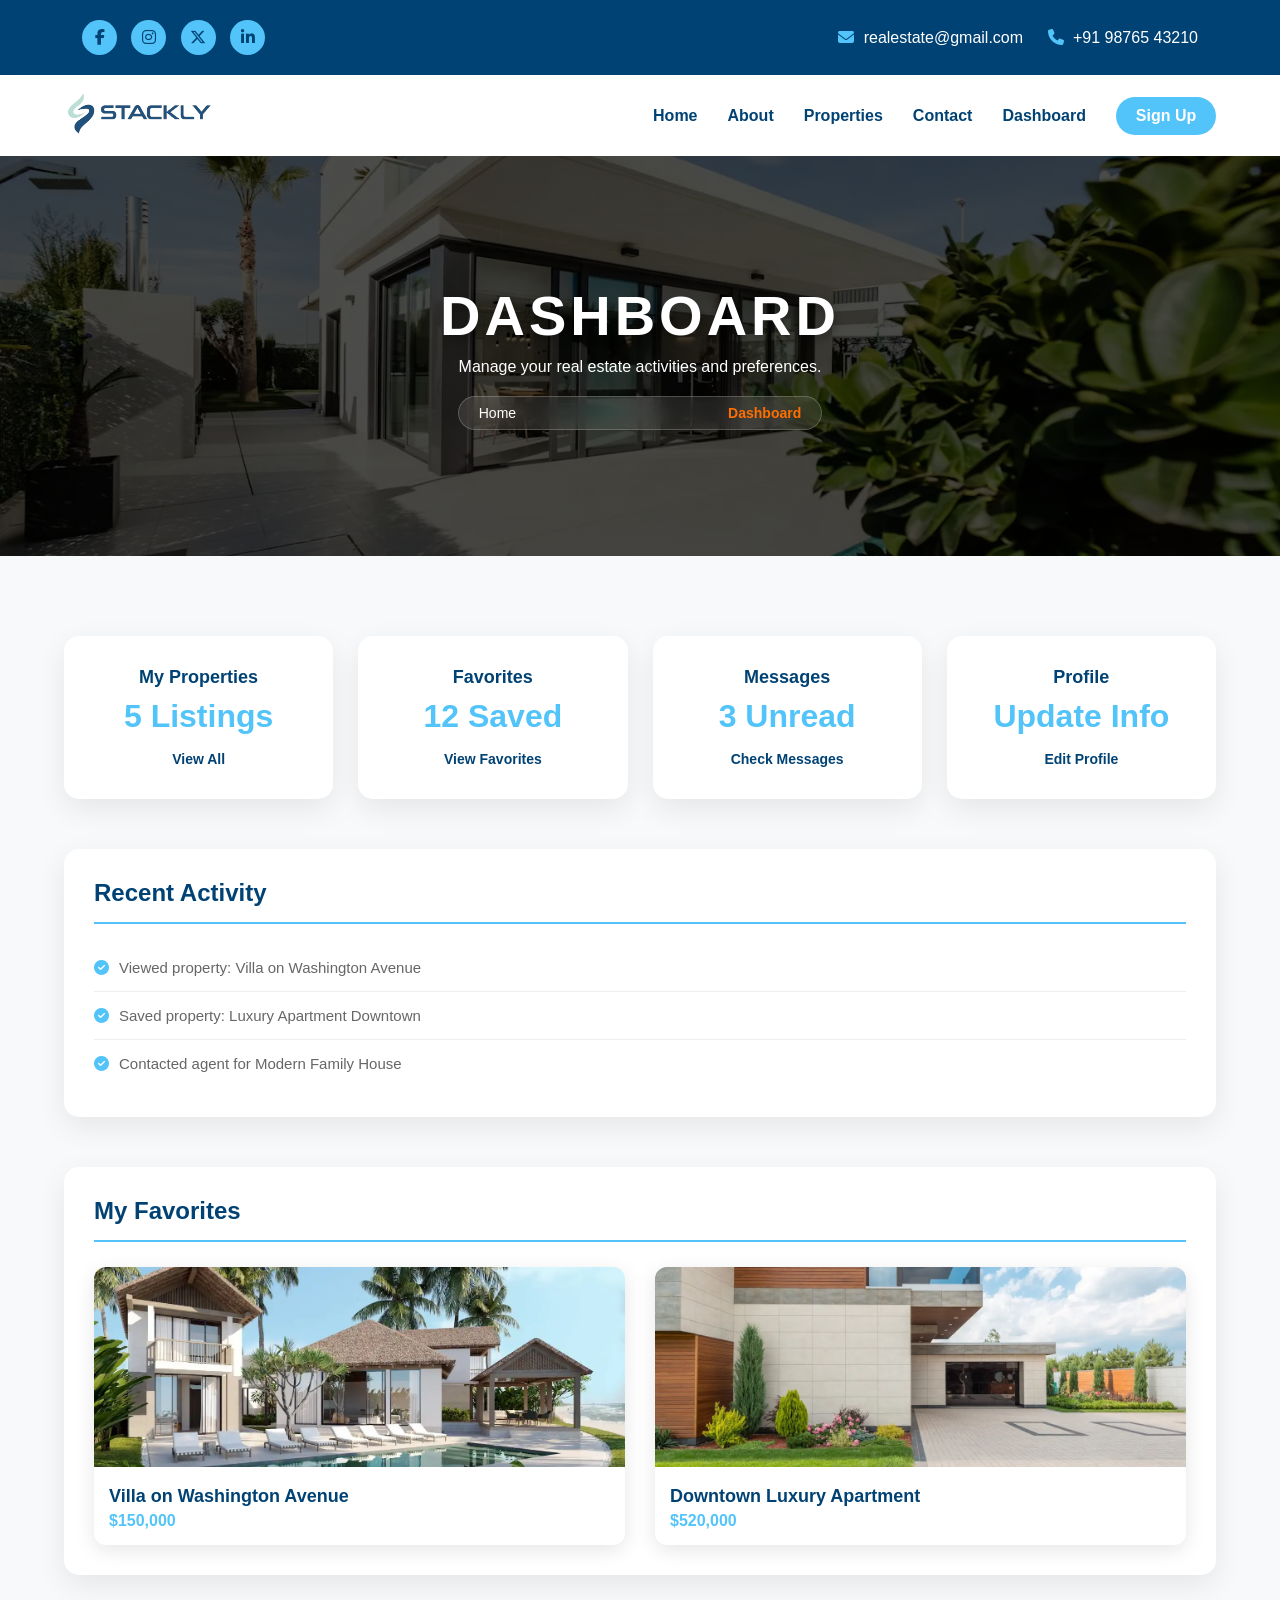
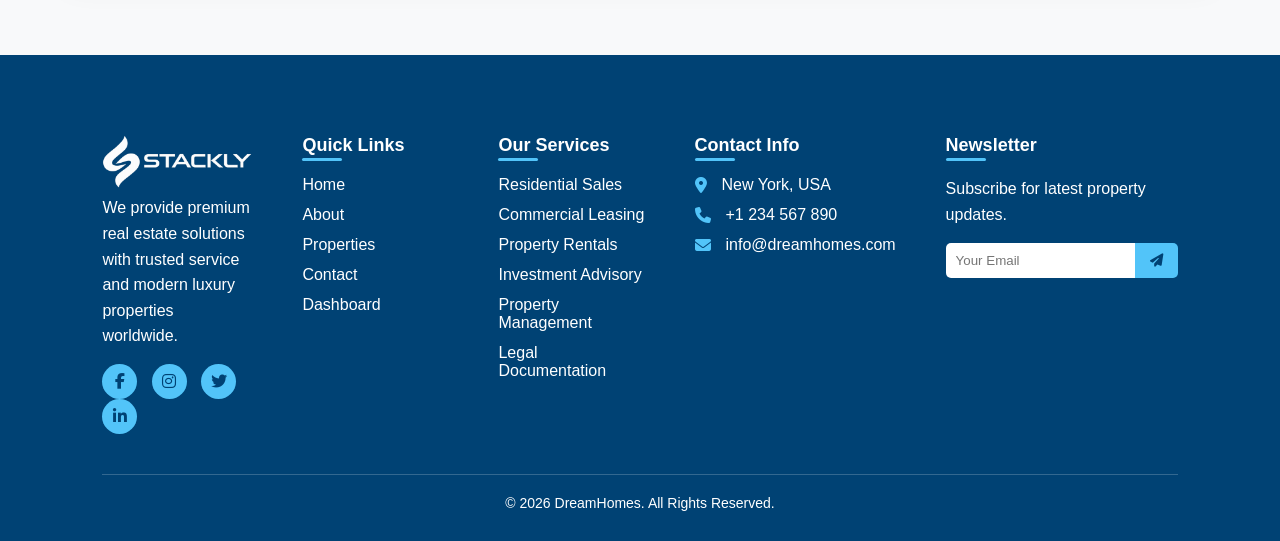
<file: dashboard.html>
<!DOCTYPE html>
<html lang="en">

<head>
    <meta charset="UTF-8">
    <meta name="viewport" content="width=device-width, initial-scale=1.0">
    <title>Dashboard - Real Estate</title>

    <link rel="icon" href="./bg remove.webp">
    <link rel="stylesheet" href="./properties.css">
    <link href="https://unpkg.com/aos@2.3.4/dist/aos.css" rel="stylesheet">
    <link href="https://fonts.googleapis.com/icon?family=Material+Icons" rel="stylesheet">


    <link rel="stylesheet" href="https://cdnjs.cloudflare.com/ajax/libs/font-awesome/6.5.1/css/all.min.css">
</head>

<body>
    <!-- TOP HEADER -->
    <header class="top-header">
        <div class="top-container">

            <div class="social-icons">
                <a href="./404.html"><i class="fa-brands fa-facebook-f"></i></a>
                <a href="./404.html"><i class="fa-brands fa-instagram"></i></a>
                <a href="./404.html"><i class="fa-brands fa-x-twitter"></i></a>
                <a href="./404.html"><i class="fa-brands fa-linkedin-in"></i></a>
            </div>

            <div class="contact-info">
                <span>
                    <a href="./404.html"><i class="fa-solid fa-envelope"></i> realestate@gmail.com</a>
                </span>
                <span>
                    <a href="./404.html"><i class="fa-solid fa-phone"></i> +91 98765 43210</a>
                </span>
            </div>

        </div>
    </header>


    <!-- MAIN HEADER -->
    <header class="main-header">
        <div class="nav-container">

            <div class="logo">
                <a href="./index.html"><img src="./stackly.webp" alt="stackly" width="150px"></a>
            </div>

            <nav class="nav-links">
                <a href="./index.html">Home</a>
                <a href="./about.html">About</a>
                <a href="./properties.html">Properties</a>
                <a href="./contact.html">Contact</a>
                <a href="./dashboard.html" class="active">Dashboard</a>
                <a class="sign" href="./sign.html">Sign Up</a>
            </nav>

            <div class="hamburger" id="hamburger">
                <i class="fa-solid fa-bars"></i>
            </div>

        </div>
    </header>

     <section class="sec-hero-container" data-aos="fade-up">
        <div class="hero-overlay"></div>
        <h1>Dashboard</h1>
        <p>Manage your real estate activities and preferences.</p>
        <div class="breadcrumb" style="margin-top: 20px;">
            <a href="./index.html">Home</a>
            <span class="material-icons">double_arrow</span>
            <a href="./dashboard.html" class="active">Dashboard</a>
        </div>
    </section>





     <section class="dashboard-section" data-aos="fade-down">
        <div class="container">
            <div class="dashboard-grid" data-aos="fade-up">
                 <div class="dashboard-card">
                    <h3>My Properties</h3>
                    <p>5 Listings</p>
                    <a href="./404.html">View All</a>
                </div>
                <div class="dashboard-card">
                    <h3>Favorites</h3>
                    <p>12 Saved</p>
                    <a href="./404.html">View Favorites</a>
                </div>
                <div class="dashboard-card">
                    <h3>Messages</h3>
                    <p>3 Unread</p>
                    <a href="./404.html">Check Messages</a>
                </div>
                <div class="dashboard-card">
                    <h3>Profile</h3>
                    <p>Update Info</p>
                    <a href="./404.html">Edit Profile</a>
                </div>
            </div>

             <div class="recent-activity">
                <h2>Recent Activity</h2>
                <ul>
                    <li>Viewed property: Villa on Washington Avenue</li>
                    <li>Saved property: Luxury Apartment Downtown</li>
                    <li>Contacted agent for Modern Family House</li>
                </ul>
            </div>

             <div id="favorites" class="favorites-section">
                <h2>My Favorites</h2>
                <div class="favorites-grid">
                    <div class="fav-card">
                        <img src="./villa 2.webp" alt="Villa">
                        <h4>Villa on Washington Avenue</h4>
                        <p>$150,000</p>
                    </div>
                    <div class="fav-card">
                        <img src="./11.webp" alt="Apartment">
                        <h4>Downtown Luxury Apartment</h4>
                        <p>$520,000</p>
                    </div>
                </div>
            </div>
        </div>
    </section>

    <footer class="footer">
        <div class="footer-container">
            <div class="footer-col">
                <a class="footer-logo" href="#"><img src="./white.webp" alt="" width="150px"></a>
                <p>
                    We provide premium real estate solutions with trusted service
                    and modern luxury properties worldwide.
                </p>
                <div class="social-icons">
                    <a href="./404.html"><i class="fab fa-facebook-f"></i></a>
                    <a href="./404.html"><i class="fab fa-instagram"></i></a>
                    <a href="./404.html"><i class="fab fa-twitter"></i></a>
                    <a href="./404.html"><i class="fab fa-linkedin-in"></i></a>
                </div>
            </div>
            <div class="footer-col">
                <h3>Quick Links</h3>
                <ul>
                    <li><a href="./index.html">Home</a></li>
                    <li><a href="./about.html">About</a></li>
                    <li><a href="./properties.html">Properties</a></li>
                    <li><a href="./contact.html">Contact</a></li>
                    <li><a href="./dashboard.html">Dashboard</a></li>
                </ul>
            </div>
            <div class="footer-col">
                <h3>Our Services</h3>
                <ul>
                    <li><a href="./404.html">Residential Sales</a></li>
                    <li><a href="./404.html">Commercial Leasing</a></li>
                    <li><a href="./404.html">Property Rentals</a></li>
                    <li><a href="./404.html">Investment Advisory</a></li>
                    <li><a href="./404.html">Property Management</a></li>
                    <li><a href="./404.html">Legal Documentation</a></li>
                </ul>
            </div>
            <div class="footer-col">
                <h3>Contact Info</h3>
                <ul class="contact-info">
                    <li><i class="fa-solid fa-location-dot"></i> New York, USA</li>
                    <li><i class="fa-solid fa-phone"></i> +1 234 567 890</li>
                    <li><i class="fa-solid fa-envelope"></i> info@dreamhomes.com</li>
                </ul>
            </div>
            <div class="footer-col">
                <h3>Newsletter</h3>
                <p>Subscribe for latest property updates.</p>
                <form class="footer-form" action="./404.html" method="GET">
                    <input type="email" placeholder="Your Email" required>
                    <button type="submit">
                        <i class="fa-solid fa-paper-plane"></i>
                    </button>
                </form>
            </div>
        </div>
        <div class="footer-bottom">
            <p>© 2026 DreamHomes. All Rights Reserved.</p>
        </div>
    </footer>

    <script src="./script.js"></script>
    <script src="https://unpkg.com/aos@2.3.4/dist/aos.js"></script>
    <script>
        AOS.init({
            duration: 900,
            easing: 'ease-in-out',
            once: true,
        });
    </script>
</body>

</html>
</file>
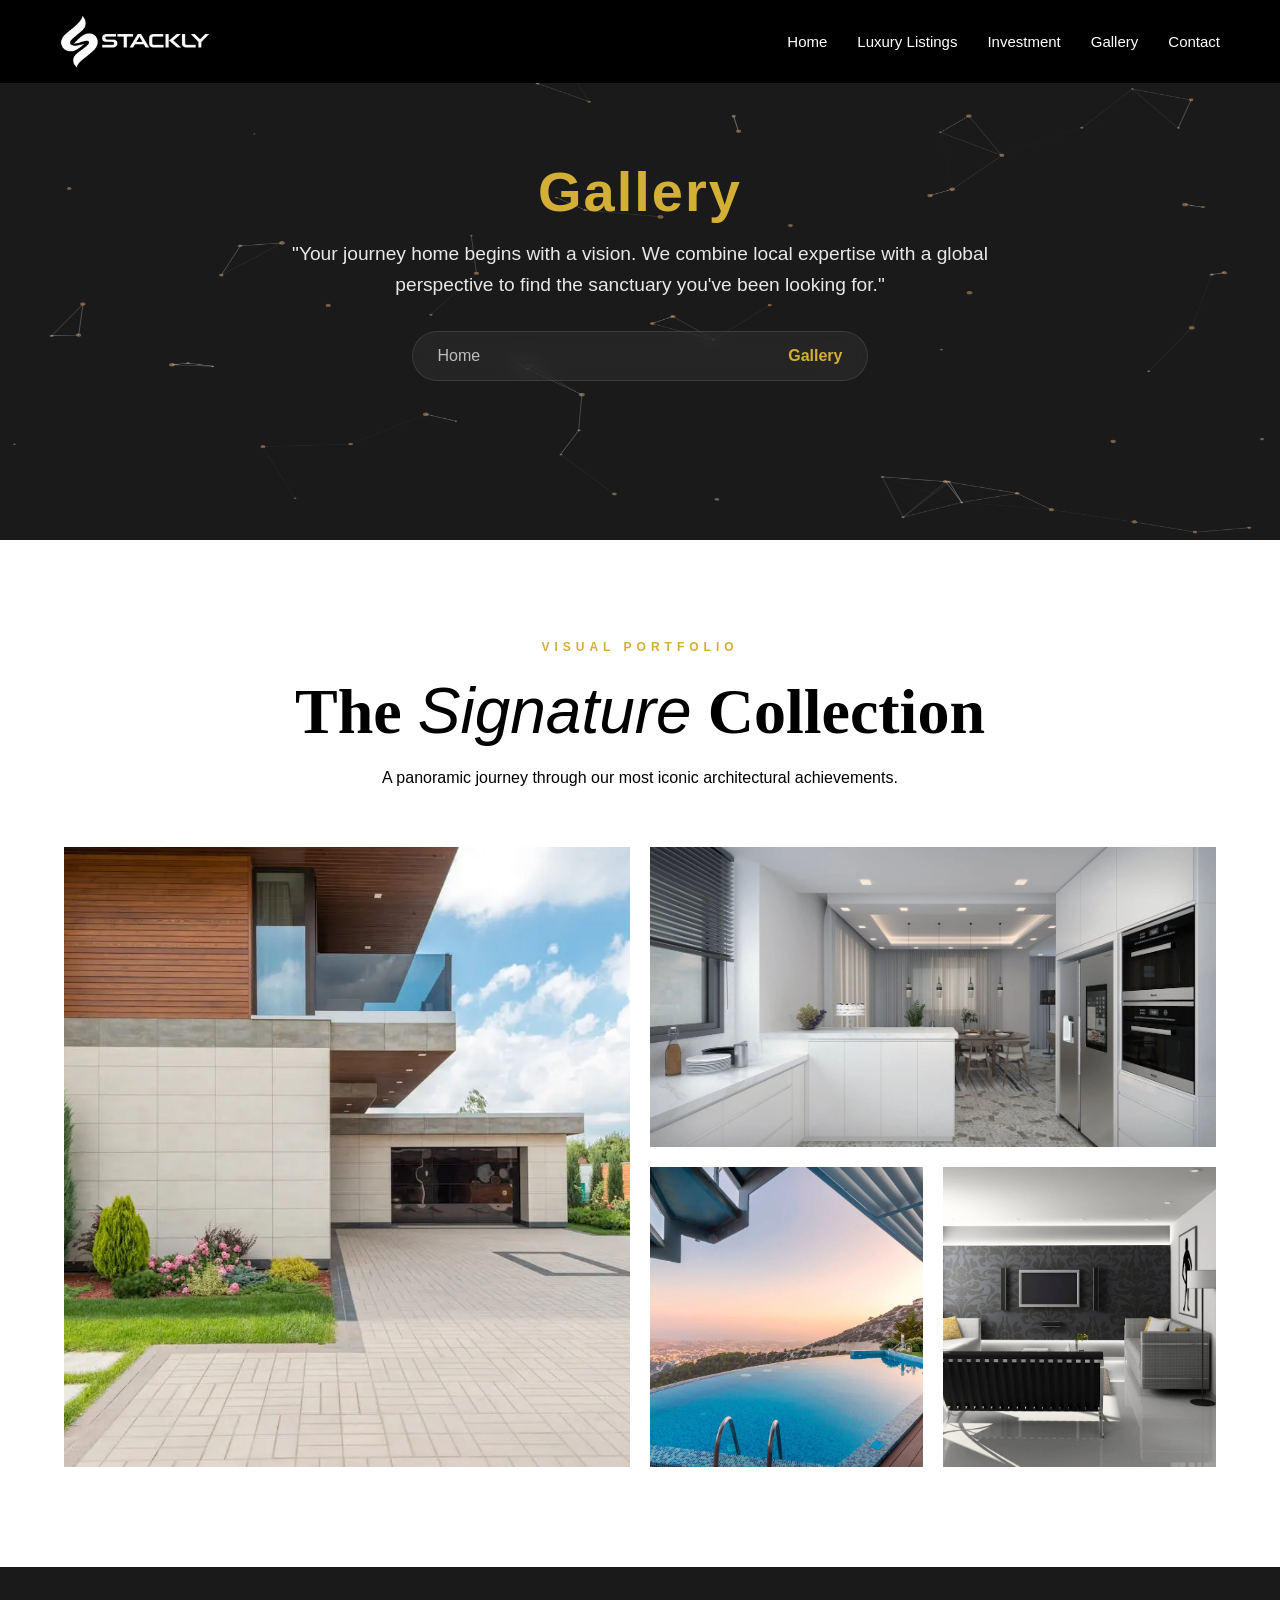
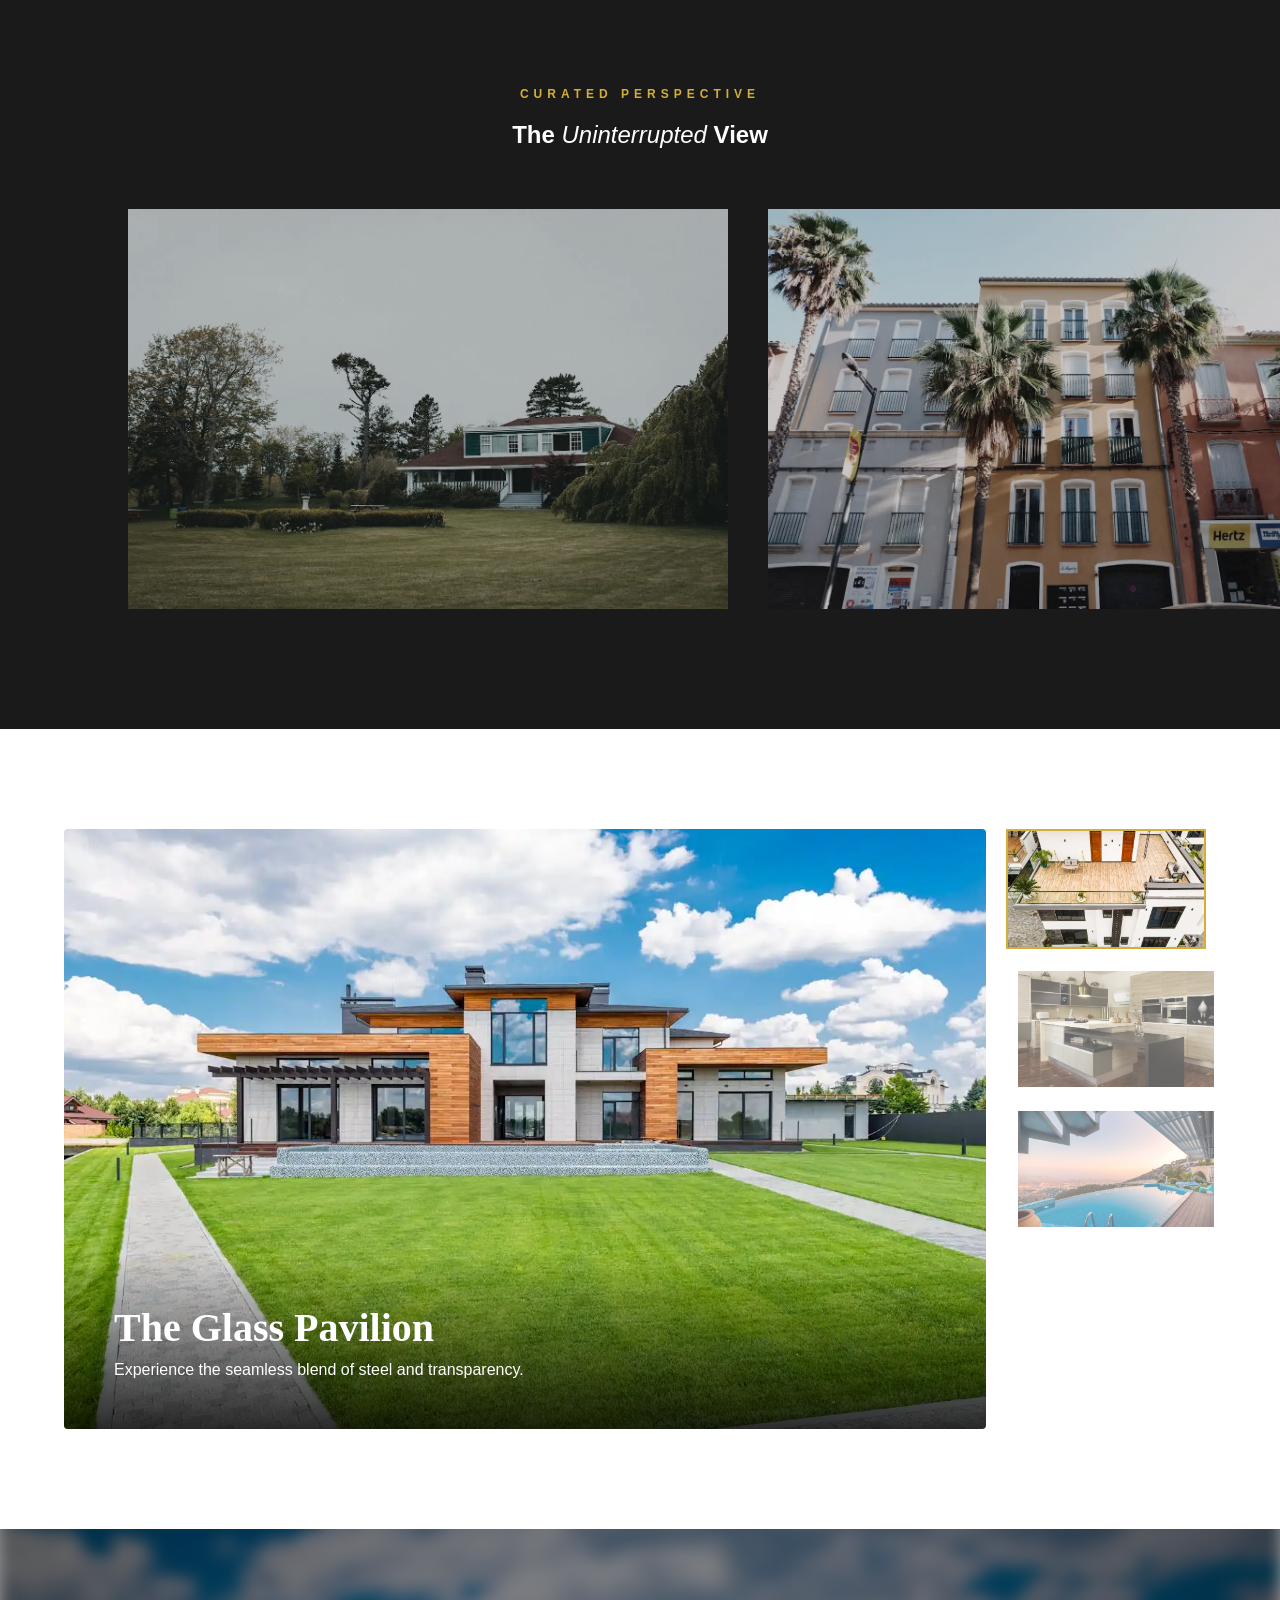
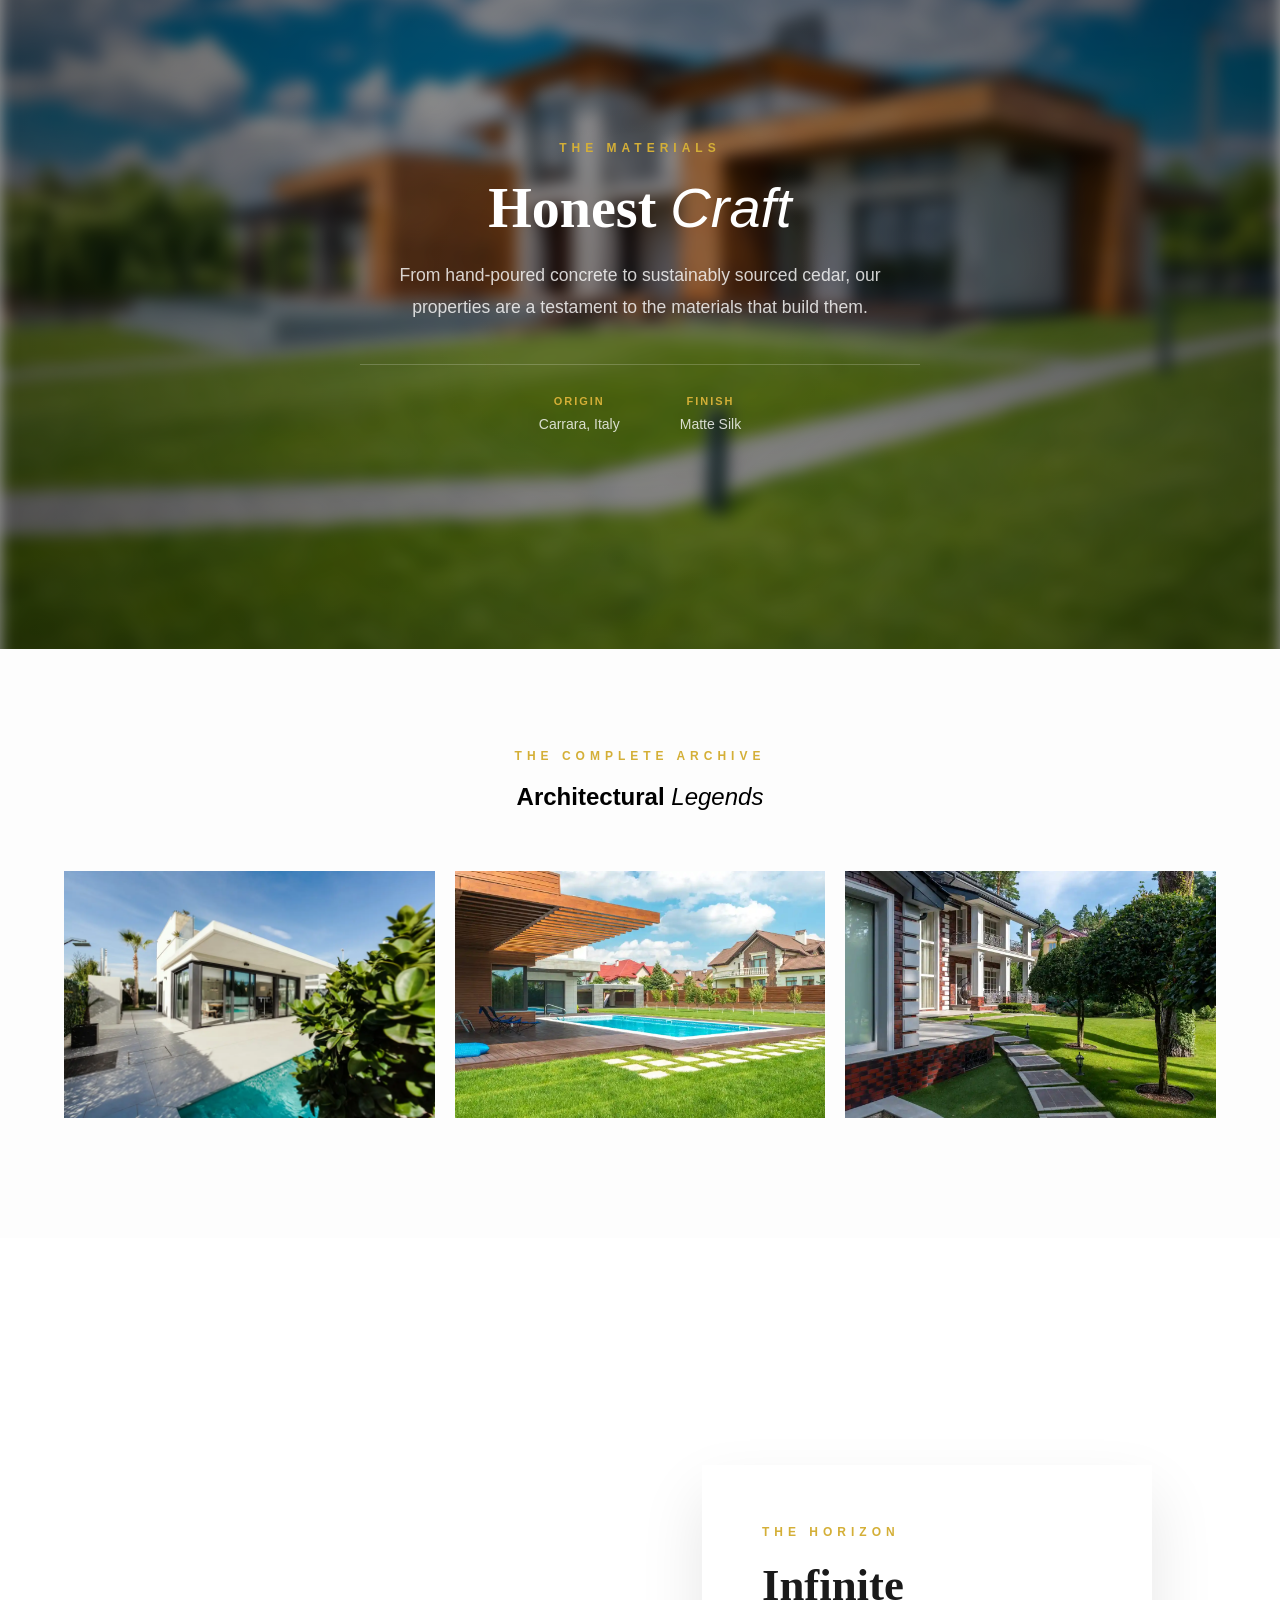
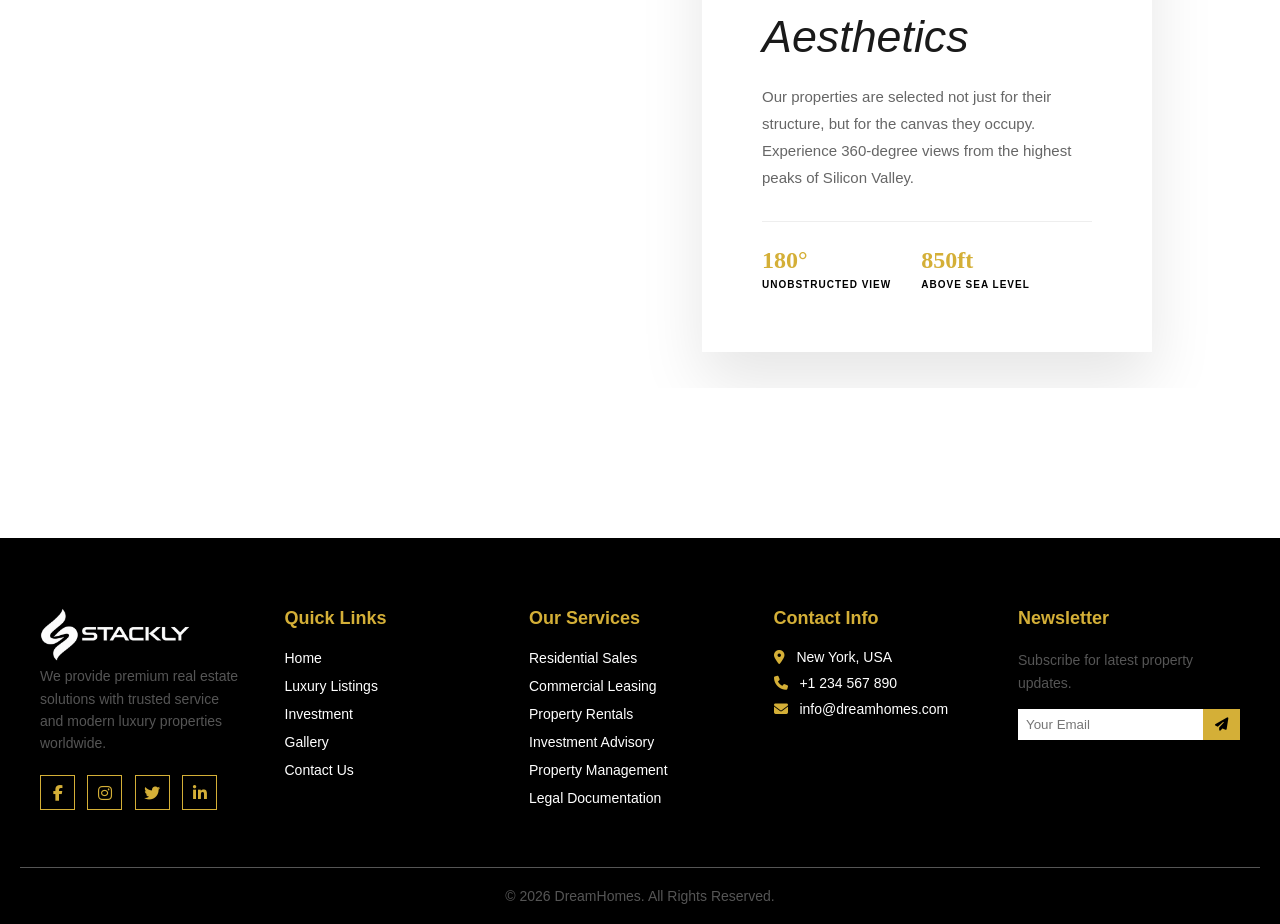
<file: gallery.html>
<!DOCTYPE html>
<html lang="en">

<head>
    <meta charset="UTF-8">
    <meta name="viewport" content="width=device-width, initial-scale=1.0">
    <title>Real Estate</title>
    <link rel="stylesheet" href="./gallery.css">
    <link rel="icon" href="./bg remove.webp">
    <link href="https://fonts.googleapis.com/icon?family=Material+Icons" rel="stylesheet">
    <link href="https://unpkg.com/aos@2.3.4/dist/aos.css" rel="stylesheet">

    <link rel="stylesheet" href="https://cdnjs.cloudflare.com/ajax/libs/font-awesome/6.5.1/css/all.min.css">

</head>

<body>


    <header>

        <nav class="navbar">
            <a class="logo" href="#"><img src="./white.webp" alt="" width="150px"></a>

            <div class="hamburger" id="hamburger">
                <span></span>
                <span></span>
                <span></span>
            </div>

            <ul class="nav-links" id="navLinks">

                <li><a href="./home2.html">Home</a></li>
                <li><a href="./luxury.html">Luxury Listings</a></li>
                <li><a href="./invest.html">Investment</a></li>
                <li><a href="./gallery.html">Gallery</a></li>
                <li><a href="./contact2.html">Contact</a></li>
                <!-- <li><a href="#" class="add-btn">Add Listing</a></li> -->
            </ul>
        </nav>
    </header>




    <section class="sec-hero-section">
        <canvas id="hero-canvas"></canvas>

        <div class="sec-hero-container" data-aos="fade-up">
            <h1>Gallery</h1>
            <p class="hero-caption">"Your journey home begins with a vision. We combine local expertise with a global
                perspective to find the sanctuary you've been looking for."</p>

            <div class="breadcrumb">
                <a href="index.html">Home</a>
                <span class="material-icons divider">double_arrow</span>
                <a href="about.html" class="active">Gallery</a>
            </div>
        </div>
    </section>








    <section class="gallery-hero">
        <div class="gallery-intro-text">
            <span class="luxe-tag">Visual Portfolio</span>
            <h1>The <span class="italic-serif">Signature</span> Collection</h1>
            <p>A panoramic journey through our most iconic architectural achievements.</p>
        </div>

        <div class="shattered-grid">
            <div class="grid-item item-1">
                <img src="./11.webp"
                    alt="Modern Exterior">
            </div>
            <div class="grid-item item-2">
                <img src="./grid 3.webp"
                    alt="Luxury Living">
            </div>
            <div class="grid-item item-3">
                <img src="./pool.webp"
                    alt="Pool View">
            </div>
            <div class="grid-item item-4">
                <img src="./grid 2.webp"
                    alt="Interior Detail">
            </div>
        </div>
    </section>









    <section class="gallery-filmstrip" id="filmstrip-section">
        <div class="filmstrip-header">
            <span class="luxe-tag">Curated Perspective</span>
            <h2>The <span class="italic-serif">Uninterrupted</span> View</h2>
        </div>

        <div class="filmstrip-container">
            <div class="filmstrip-track" id="filmstrip-track">
                <div class="film-item">
                    <img src="./estate 1.webp"
                        alt="Estate 1">
                    <div class="film-meta"><span>01</span> Sunset Ridge</div>
                </div>
                <div class="film-item">
                    <img src="./c commercial.webp"
                        alt="Estate 2">
                    <div class="film-meta"><span>02</span> Marble Atrium</div>
                </div>
                <div class="film-item">
                    <img src="./16.webp"
                        alt="Estate 3">
                    <div class="film-meta"><span>03</span> Glass Pavilion</div>
                </div>
                <div class="film-item">
                    <img src="./c apartment.webp"
                        alt="Estate 4">
                    <div class="film-meta"><span>04</span> Cobalt Infinity</div>
                </div>
            </div>
        </div>
    </section>









    <section class="focus-gallery" id="focus-section">
        <div class="focus-container">
            <div class="focus-stage">
                <div class="stage-wrapper">
                    <img src="./c house.webp"
                        id="main-focus-img" alt="Main View">
                    <div class="stage-overlay">
                        <h2 id="focus-title">The Glass Pavilion</h2>
                        <p id="focus-desc">Experience the seamless blend of steel and transparency.</p>
                    </div>
                </div>
            </div>

            <div class="focus-thumbs">
                <div class="thumb-item active" onclick="updateFocus(this)"
                    data-img="./coastal.webp"
                    data-title="The Glass Pavilion"
                    data-desc="Experience the seamless blend of steel and transparency.">
                    <img
                        src="./coastal.webp">
                </div>
                <div class="thumb-item" onclick="updateFocus(this)"
                    data-img="./kitchen.webp" data-title="Artisan Kitchen"
                    data-desc="Hand-selected marble meets professional-grade utility.">
                    <img
                        src="./kitchen.webp">
                </div>
                <div class="thumb-item" onclick="updateFocus(this)"
                    data-img="./pool.webp"
                    data-title="Infinity Edge Pool" data-desc="Where the water meets the horizon in perfect symmetry.">
                    <img
                        src="./pool.webp">
                </div>
            </div>
        </div>
    </section>









    <section class="texture-section">
        <div class="texture-bg-container">
            <img src="./12.webp" alt="Material Detail" class="parallax-img">
            <div class="texture-overlay"></div>
        </div>

        <div class="texture-content">
            <span class="luxe-tag">The Materials</span>
            <h2>Honest <span class="italic-serif">Craft</span></h2>
            <p>From hand-poured concrete to sustainably sourced cedar, our properties are a testament to the materials
                that build them.</p>

            <div class="material-stats">
                <div class="m-item">
                    <span class="m-label">Origin</span>
                    <p>Carrara, Italy</p>
                </div>
                <div class="m-item">
                    <span class="m-label">Finish</span>
                    <p>Matte Silk</p>
                </div>
            </div>
        </div>
    </section>









    <section class="gallery-finale" id="gallery-trigger">
        <div class="finale-header">
            <span class="luxe-tag">The Complete Archive</span>
            <h2>Architectural <span class="italic-serif">Legends</span></h2>
        </div>

        <div class="masonry-grid">
            <div class="masonry-item animate-up" onclick="openLightbox(0)">
                <img src="./indicator.webp"
                    alt="Luxe 1">
                <div class="item-overlay"><span class="material-icons">fullscreen</span></div>
            </div>
            <div class="masonry-item animate-up" onclick="openLightbox(1)">
                <img src="./17.webp"
                    alt="Luxe 2">
                <div class="item-overlay"><span class="material-icons">fullscreen</span></div>
            </div>
            <div class="masonry-item animate-up" onclick="openLightbox(2)">
                <img src="./19.webp"
                    alt="Luxe 3">
                <div class="item-overlay"><span class="material-icons">fullscreen</span></div>
            </div>
        </div>

        <div id="luxe-lightbox" class="lightbox">
            <span class="close-btn" onclick="closeLightbox()">&times;</span>
            <img class="lightbox-content" id="lightbox-img">
            <div id="caption">View Details</div>
        </div>
    </section>








    <section class="panoramic-reveal">
        <div class="pano-window">
            <div class="pano-bg"></div>

            <div class="pano-card">
                <span class="luxe-tag">The Horizon</span>
                <h2>Infinite <span class="italic-serif">Aesthetics</span></h2>
                <p>Our properties are selected not just for their structure, but for the canvas they occupy. Experience
                    360-degree views from the highest peaks of Silicon Valley.</p>
                <div class="pano-footer">
                    <div class="p-stat">
                        <strong>180°</strong>
                        <span>Unobstructed View</span>
                    </div>
                    <div class="p-stat">
                        <strong>850ft</strong>
                        <span>Above Sea Level</span>
                    </div>
                </div>
            </div>
        </div>
    </section>








    <footer class="footer">

        <div class="footer-container">

            <div class="footer-col">
                <a class="footer-logo" href="#"><img src="./white.webp" alt="" width="150px"></a>
                <p>
                    We provide premium real estate solutions with trusted service
                    and modern luxury properties worldwide.
                </p>

                <div class="social-icons">
                    <a href="./error.html"><i class="fab fa-facebook-f"></i></a>
                    <a href="./error.html"><i class="fab fa-instagram"></i></a>
                    <a href="./error.html"><i class="fab fa-twitter"></i></a>
                    <a href="./error.html"><i class="fab fa-linkedin-in"></i></a>
                </div>
            </div>

            <div class="footer-col">
                <h3>Quick Links</h3>
                <ul>
                    <li><a href="./home2.html">Home</a></li>
                    <li><a href="./luxury.html">Luxury Listings</a></li>
                    <li><a href="./invest.html">Investment</a></li>
                    <li><a href="./gallery.html">Gallery</a></li>
                    <li><a href="./contact2.html">Contact Us</a></li>
                </ul>
            </div>
            <div class="footer-col">
                <h3>Our Services</h3>
                <ul>
                    <li><a href="./error.html">Residential Sales</a></li>
                    <li><a href="./error.html">Commercial Leasing</a></li>
                    <li><a href="./error.html">Property Rentals</a></li>
                    <li><a href="./error.html">Investment Advisory</a></li>
                    <li><a href="./error.html">Property Management</a></li>
                    <li><a href="./error.html">Legal Documentation</a></li>
                </ul>
            </div>

            <div class="footer-col">
                <h3>Contact Info</h3>
                <ul class="contact-info">
                    <li><i class="fa-solid fa-location-dot"></i> New York, USA</li>
                    <li><i class="fa-solid fa-phone"></i> +1 234 567 890</li>
                    <li><i class="fa-solid fa-envelope"></i> info@dreamhomes.com</li>
                </ul>
            </div>

            <div class="footer-col">
                <h3>Newsletter</h3>
                <p>Subscribe for latest property updates.</p>

                <form class="footer-form" action="./error.html" method="GET">
                    <input type="email" placeholder="Your Email" required>
                    <button type="submit">
                        <i class="fa-solid fa-paper-plane"></i>
                    </button>
                </form>
            </div>

        </div>

        <div class="footer-bottom">
            <p>© 2026 DreamHomes. All Rights Reserved.</p>
        </div>

    </footer>


    <script src="./gallery.js"></script>



    <script src="https://unpkg.com/aos@2.3.4/dist/aos.js"></script>
    <script>
        AOS.init({
            duration: 900,
            easing: 'ease-in-out',
            once: true,
        });
    </script>


</body>

</html>
</file>
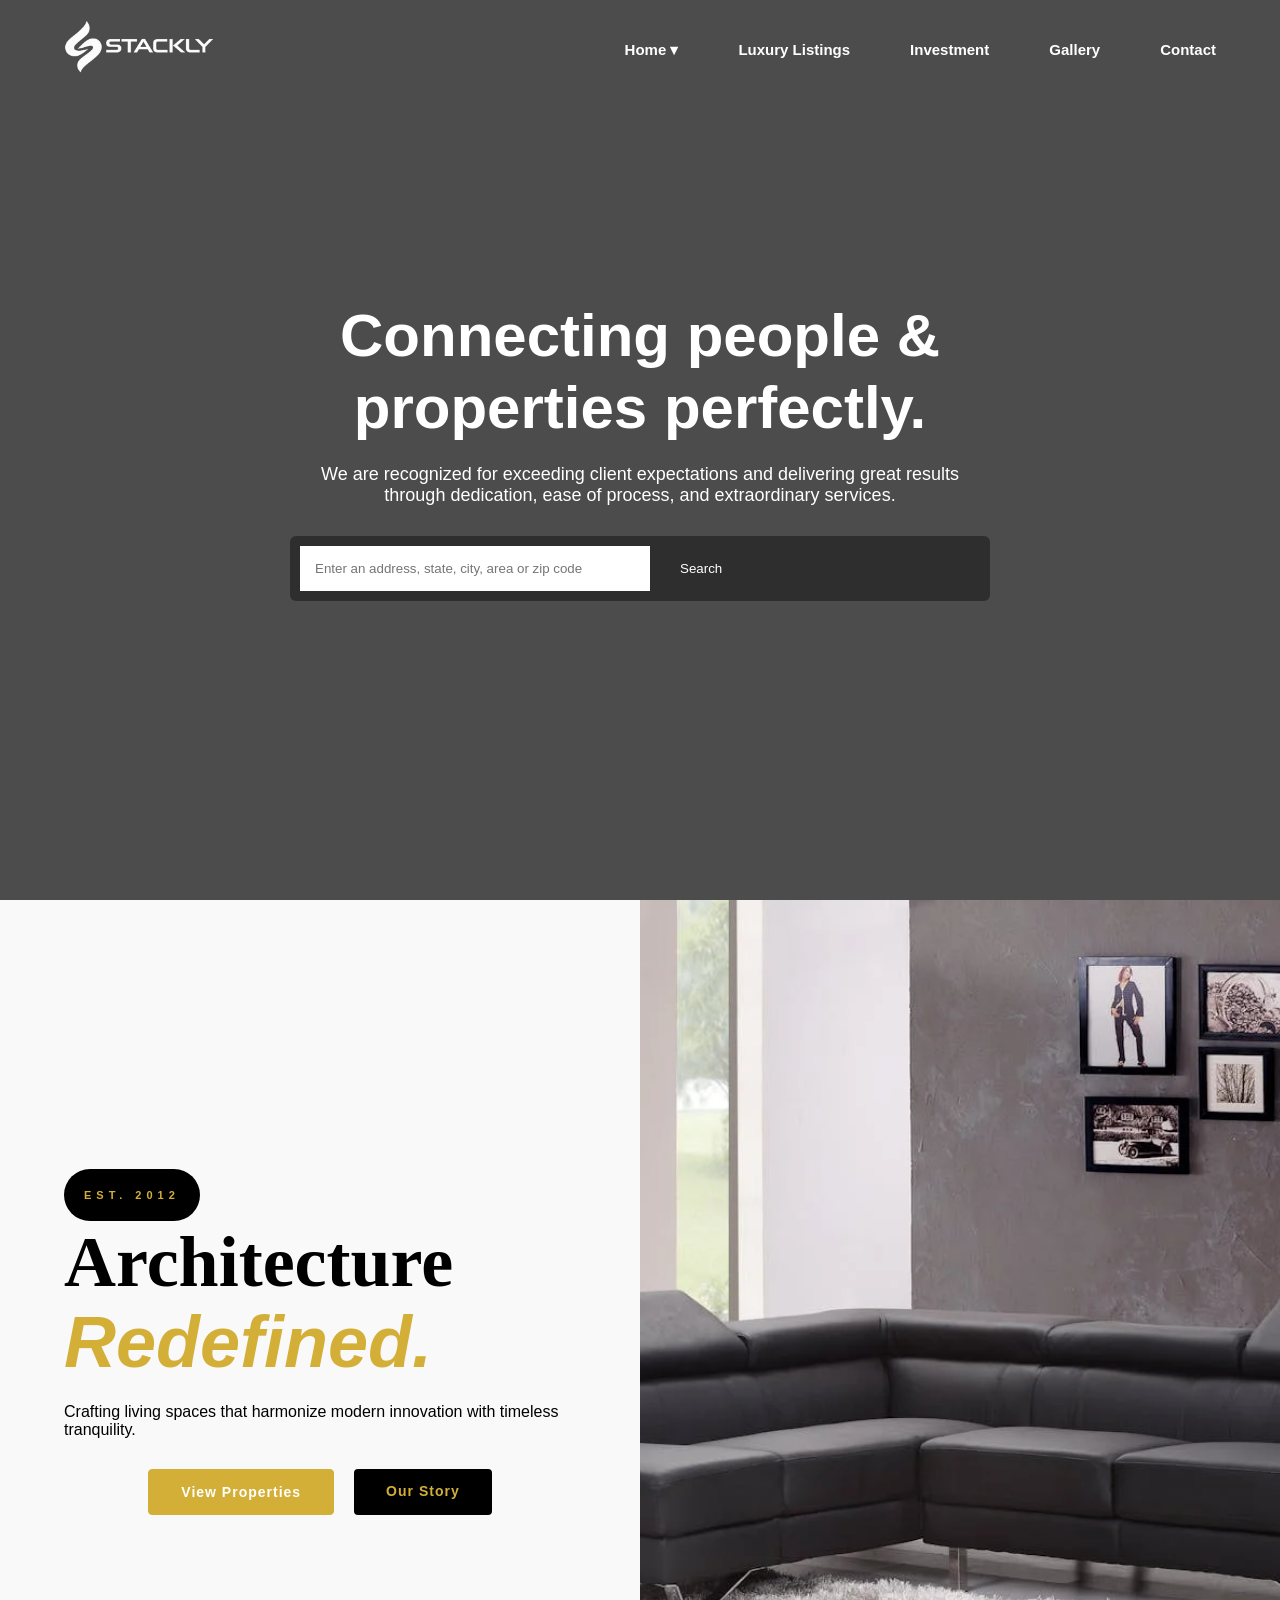
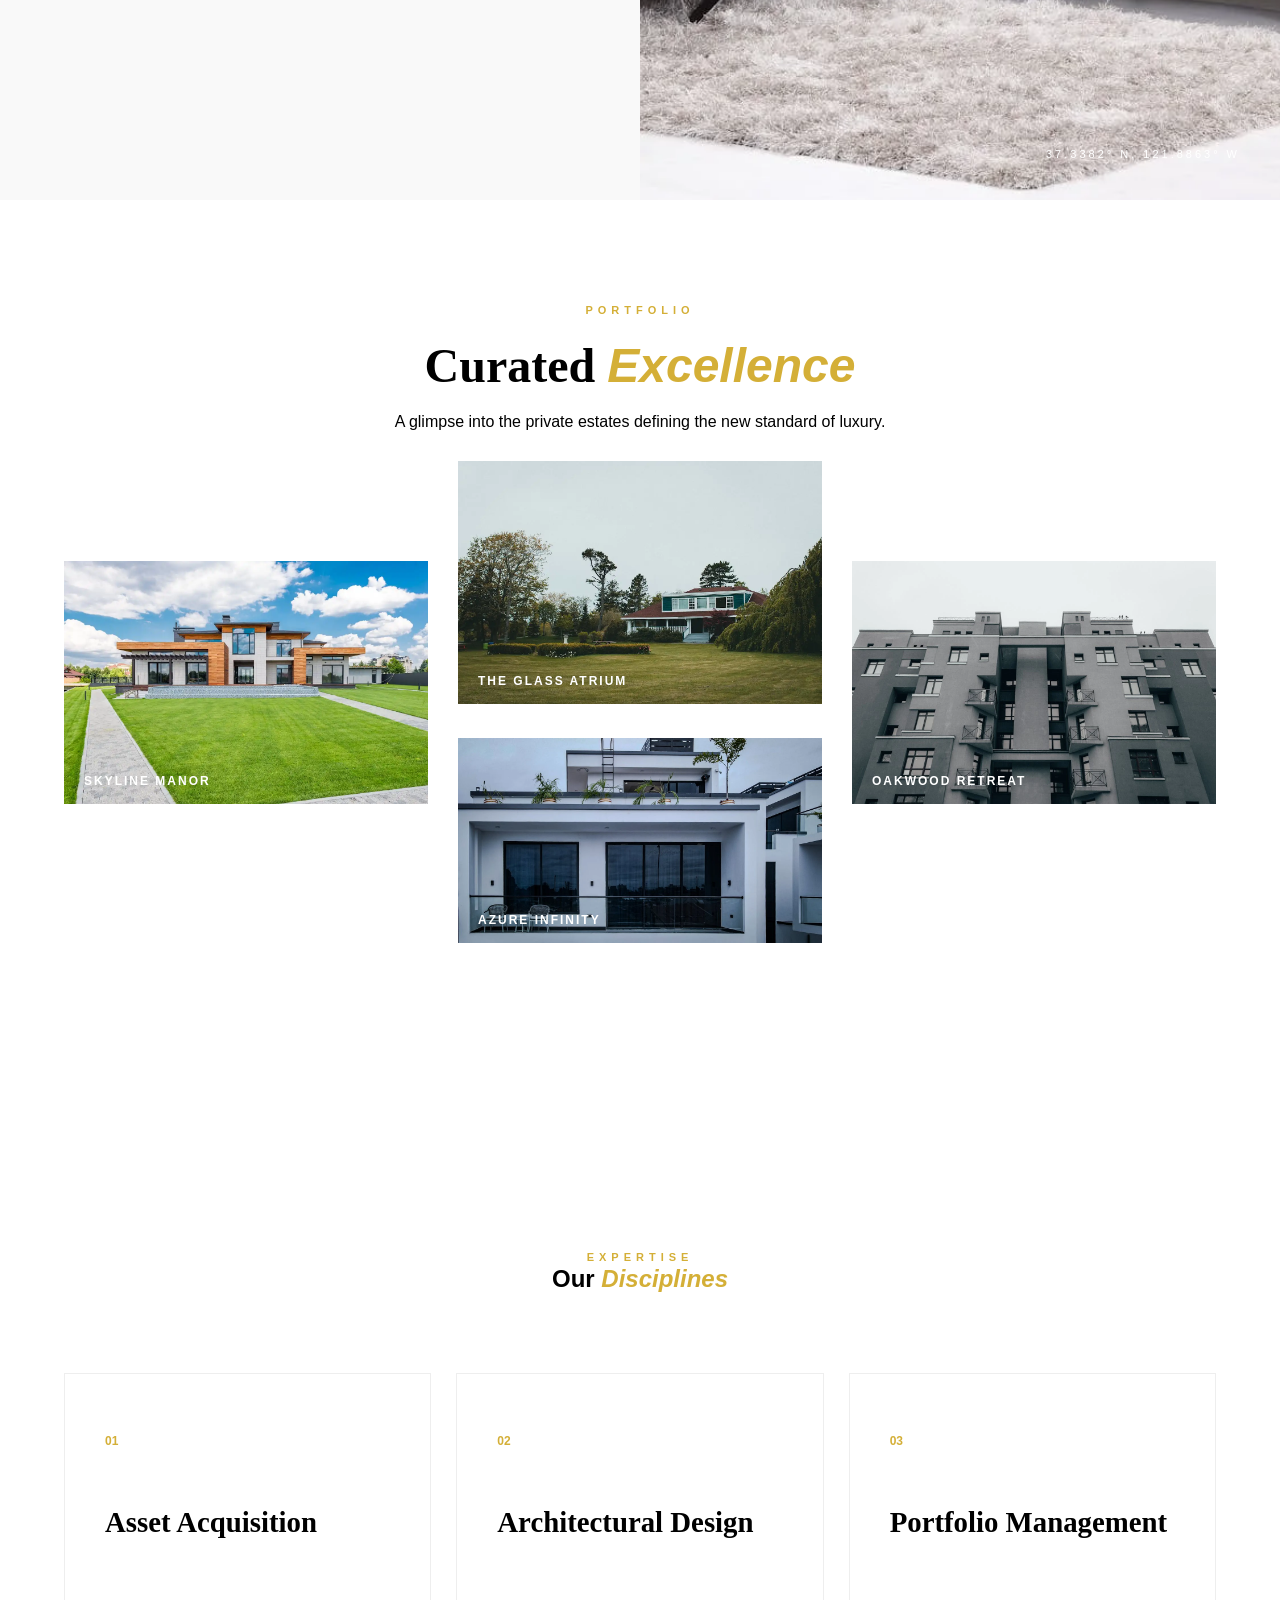
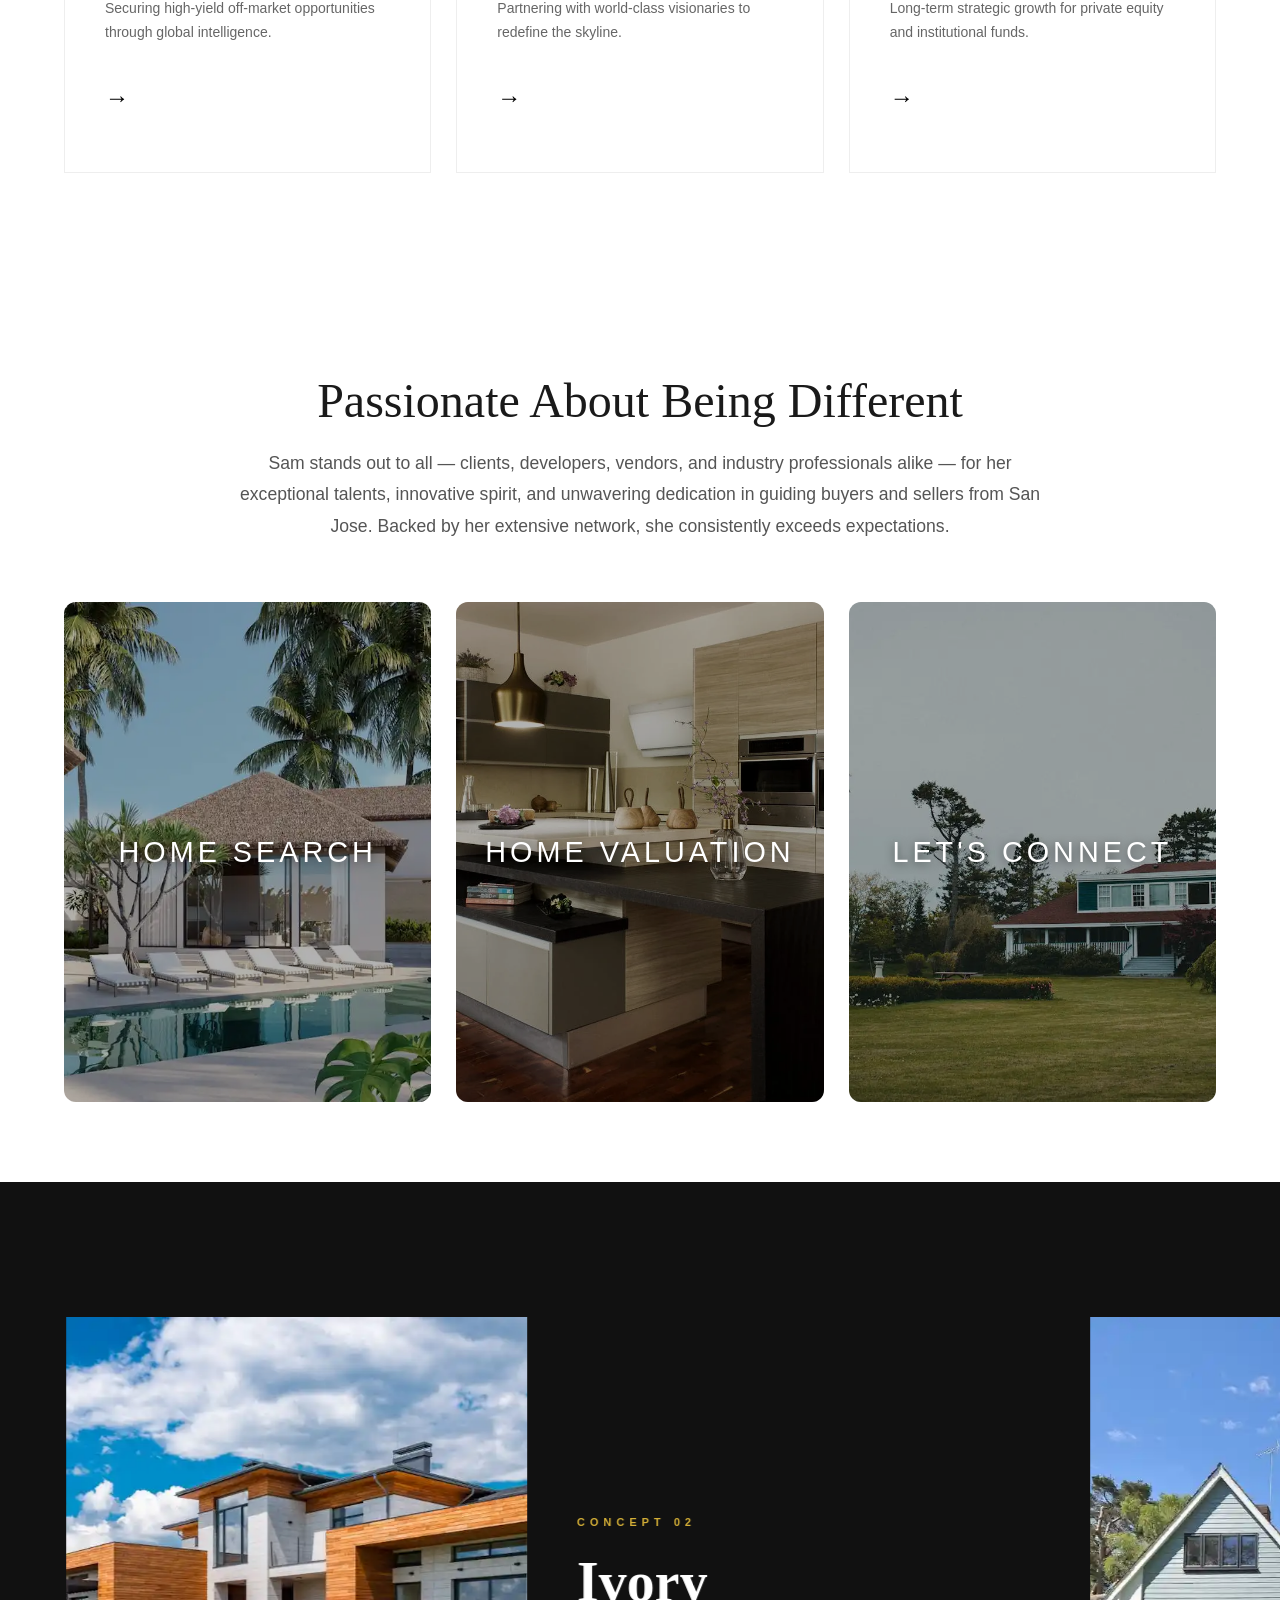
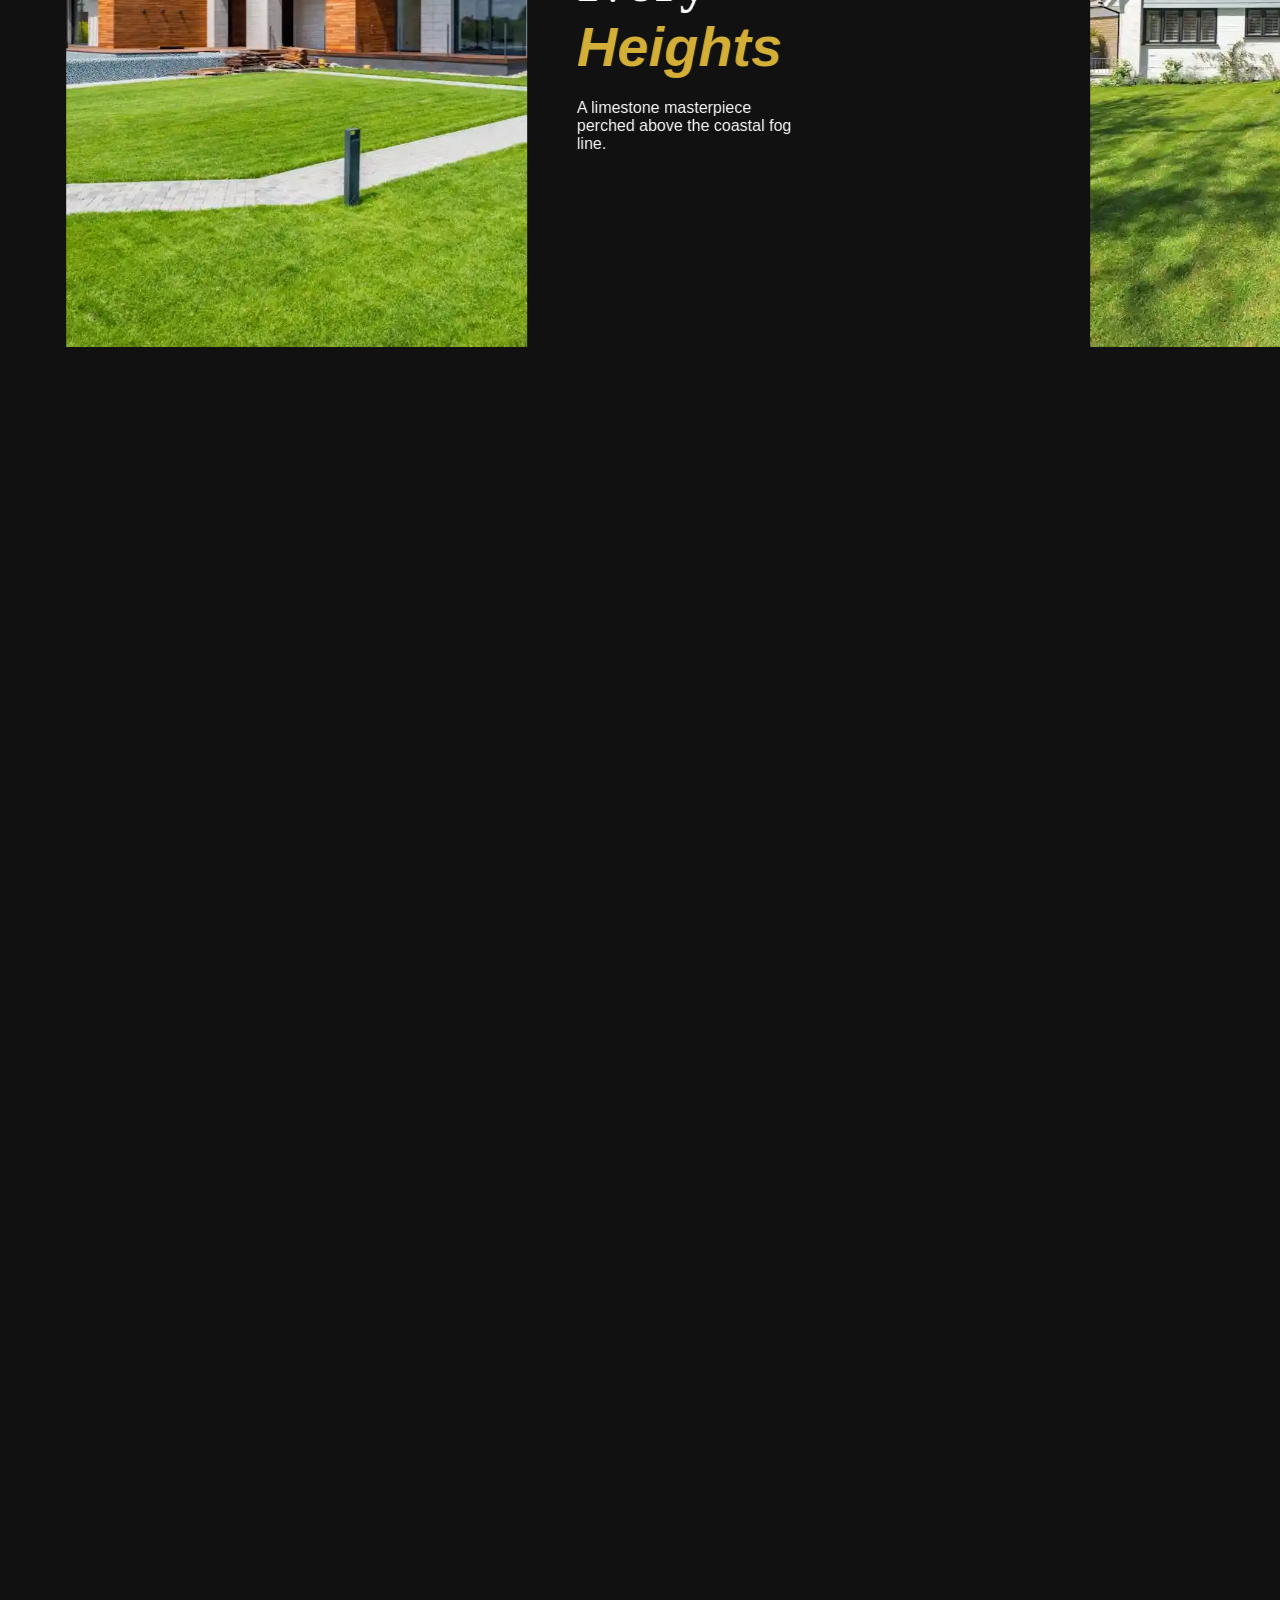
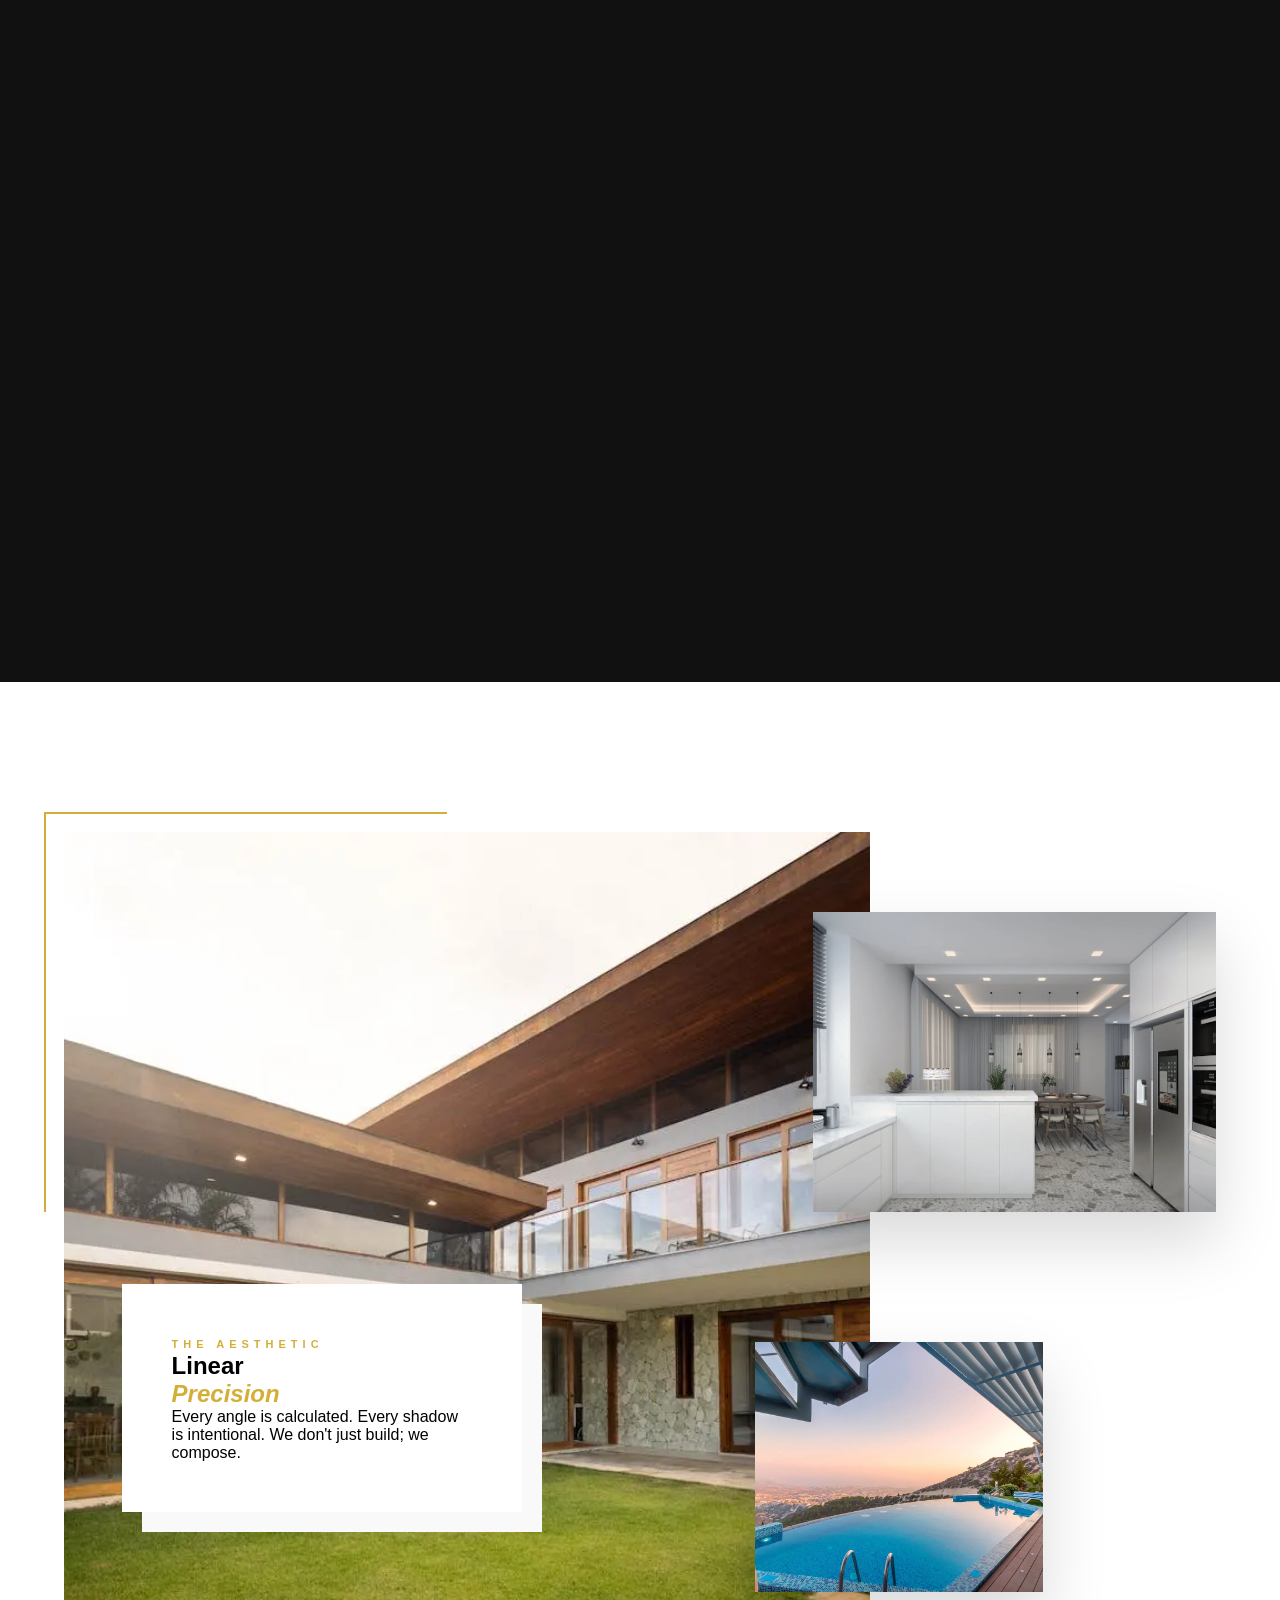
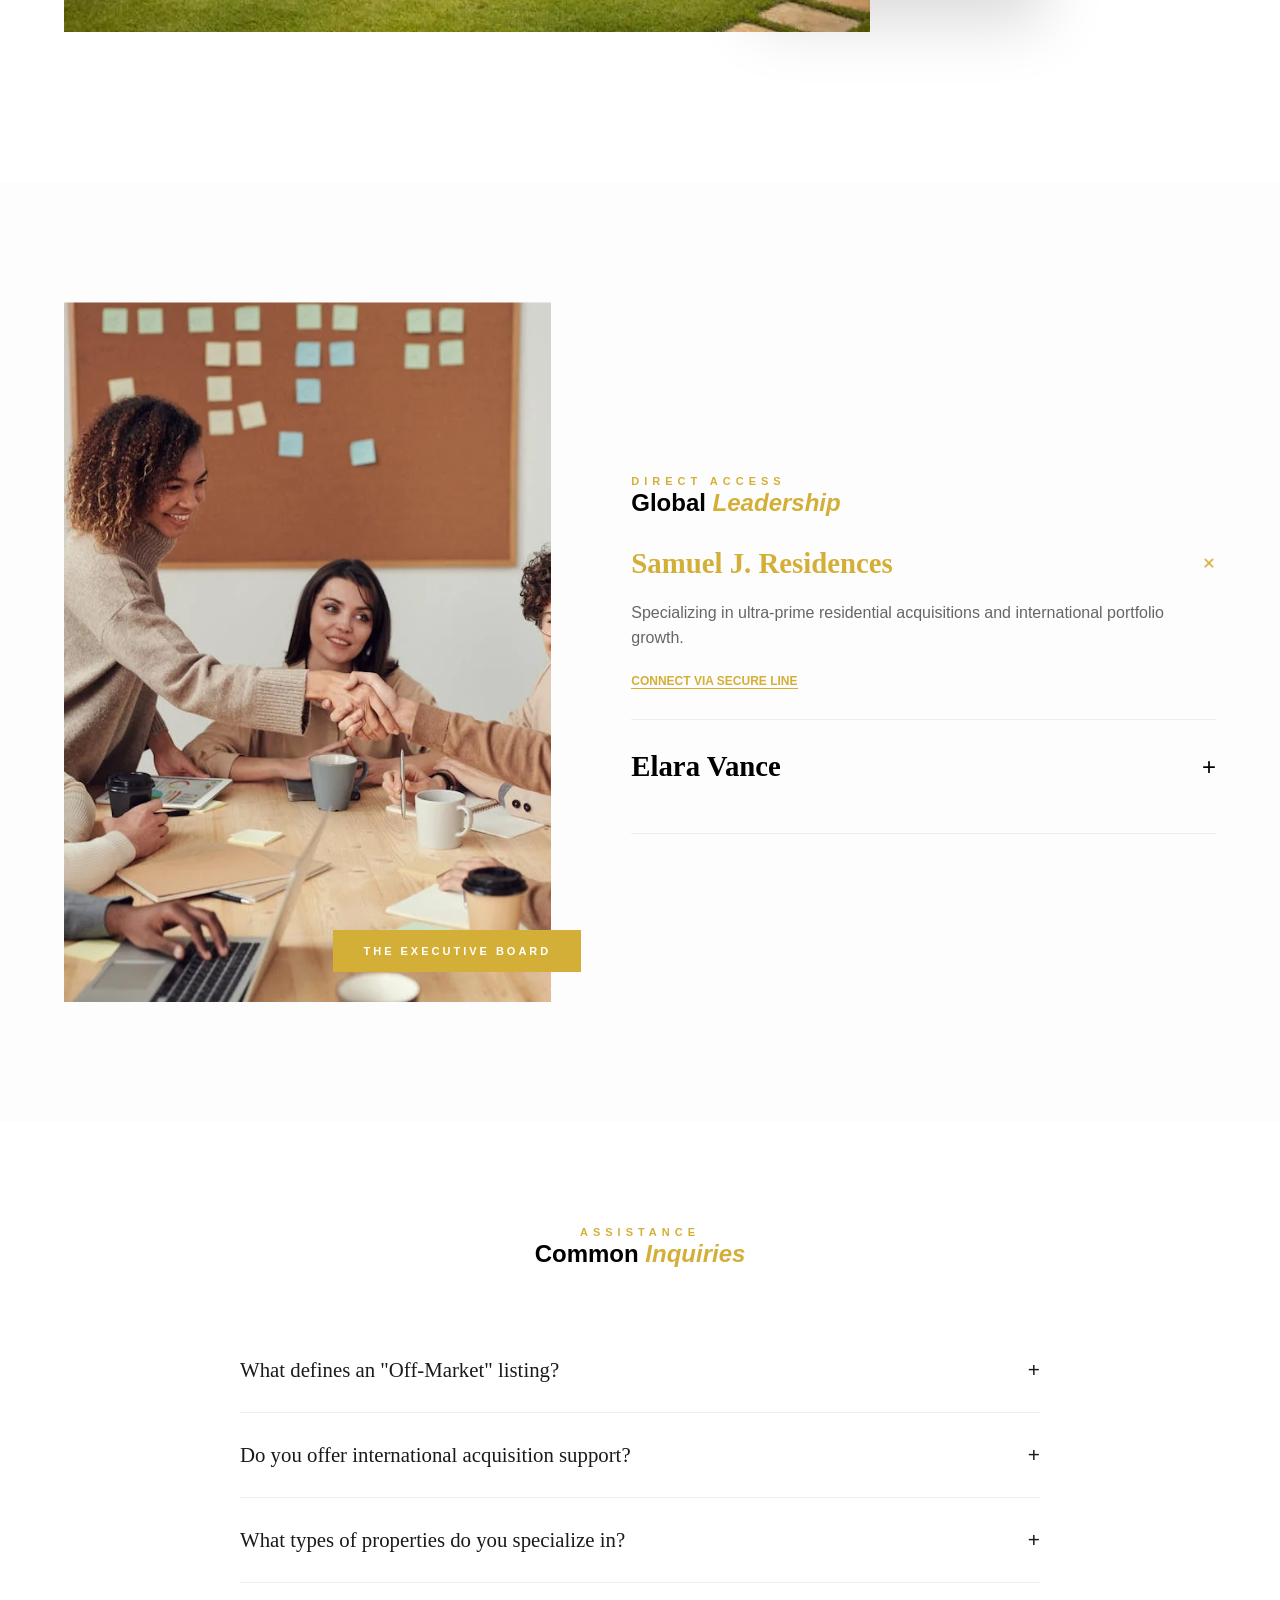
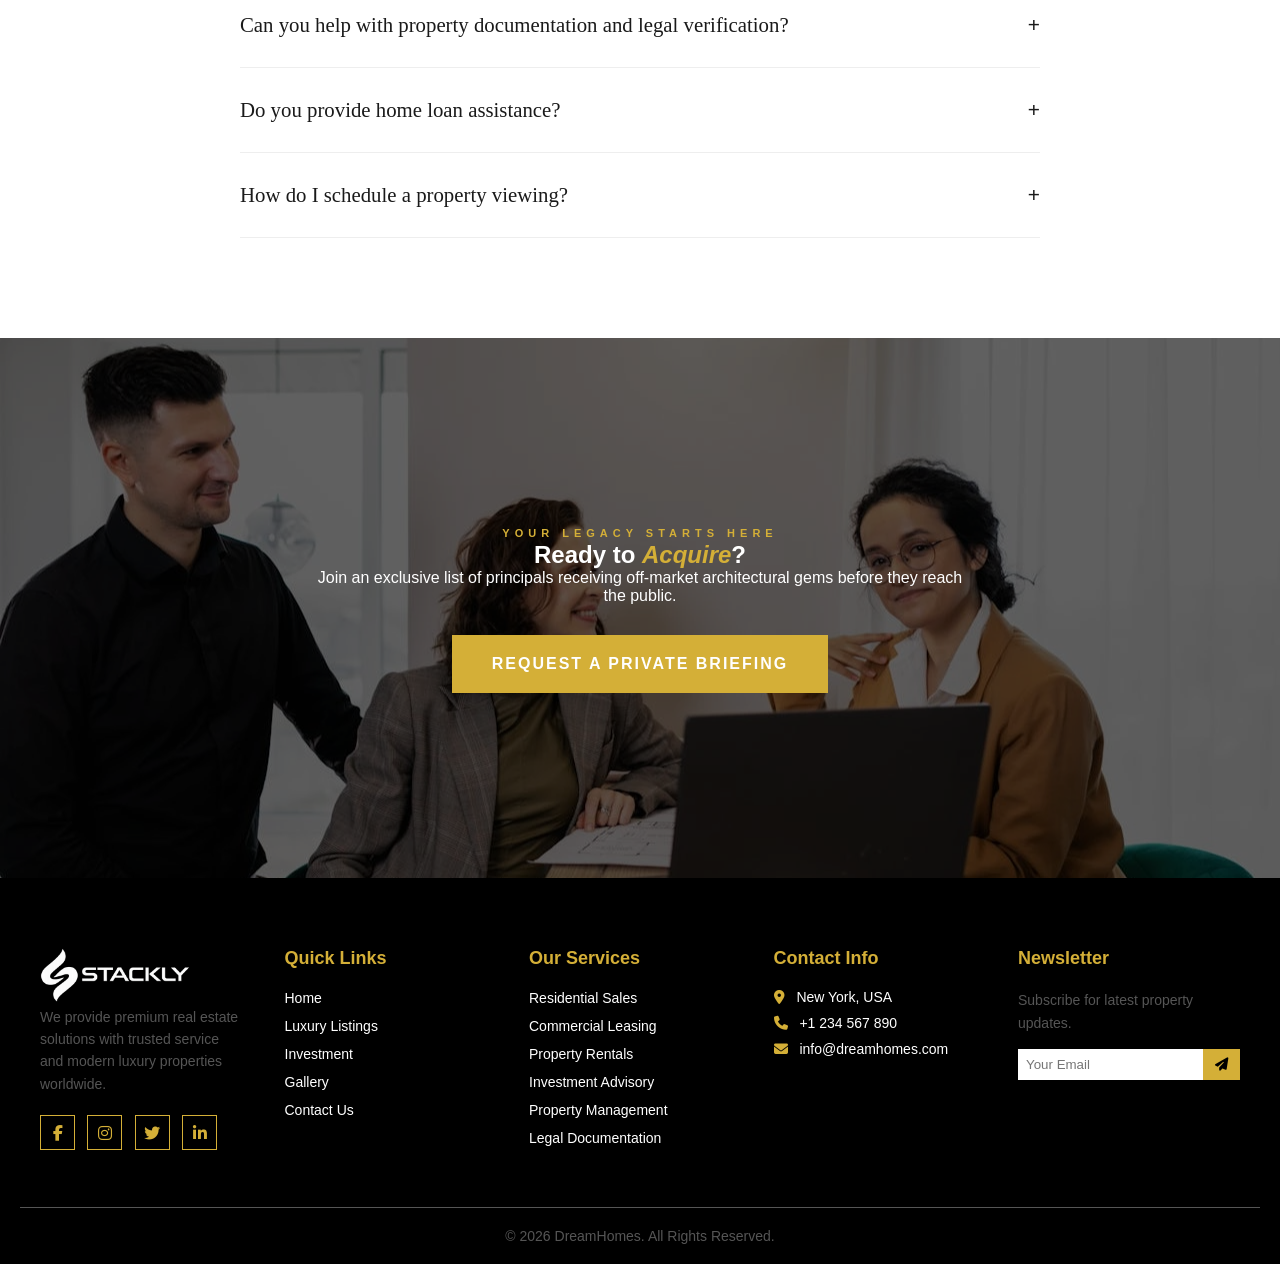
<file: home2.html>
<!DOCTYPE html>
<html lang="en">

<head>
    <meta charset="UTF-8">
    <meta name="viewport" content="width=device-width, initial-scale=1.0">
    <title>Real Estate</title>
    <link rel="stylesheet" href="./home2.css">
    <link rel="icon" href="./bg remove.webp">
    <link href="https://unpkg.com/aos@2.3.4/dist/aos.css" rel="stylesheet">

    <link rel="stylesheet" href="https://cdnjs.cloudflare.com/ajax/libs/font-awesome/6.5.1/css/all.min.css">
</head>

<body>

    <header class="hero-section">

        <nav class="navbar">
            <a class="logo" href="#"><img src="./white.webp" alt="" width="150px"></a>

            <div class="hamburger" id="hamburger">
                <span></span>
                <span></span>
                <span></span>
            </div>

            <ul class="nav-links" id="navLinks">
                <li class="dropdown">
                    <a href="#">
                        Home <span class="mobile-arrow">▾</span>
                    </a>
                    <ul class="dropdown-menu">
                        <li><a href="./index.html">Home Style 1</a></li>
                    </ul>
                </li>
                <li><a href="./luxury.html">Luxury Listings</a></li>
                <li><a href="./invest.html">Investment</a></li>
                <li><a href="./gallery.html">Gallery</a></li>
                <li><a href="./contact2.html">Contact</a></li>
                <!-- <li><a href="#" class="add-btn">Add Listing</a></li> -->
            </ul>
        </nav>

        <!-- HERO CONTENT -->
        <div class="hero-content">
            <h1>Connecting people &<br>properties perfectly.</h1>
            <p>
                We are recognized for exceeding client expectations and delivering great
                results through dedication, ease of process, and extraordinary services.
            </p>

            <form action="./search.html" about="./error.html" method="GET">
                <div class="search-box">
                    <input type="text" name="query" placeholder="Enter an address, state, city, area or zip code"
                        required minlength="3">
                    <button type="submit">Search</button>
                </div>
            </form>
        </div>

    </header>








    <section class="home-hero-v2" data-aos="fade-up">
        <div class="hero-v2-grid">
            <div class="panel-text">
                <div class="reveal-box">
                    <span class="luxe-tag">EST. 2012</span>
                    <h1>Architecture <br><span class="italic-serif">Redefined.</span></h1>
                    <p>Crafting living spaces that harmonize modern innovation with timeless tranquility.</p>
                    <div class="hero-v2-cta">
                        <a href="./error.html" class="btn-main">View Properties</a>
                        <a href="./error.html" class="btn-ghost">Our Story</a>
                    </div>
                </div>
            </div>

            <div class="panel-image">
                <div class="img-reveal-wrapper">
                    <img src="./grid 1.webp" alt="Minimalist Home">
                </div>
                <div class="floating-coord">37.3382° N, 121.8863° W</div>
            </div>
        </div>
    </section>








    <section class="gallery-walk">
        <div class="gallery-walk-header">
            <span class="luxe-tag">Portfolio</span>
            <h2>Curated <span class="italic-gold">Excellence</span></h2>
            <p>A glimpse into the private estates defining the new standard of luxury.</p>
        </div>

        <div class="walk-grid">
            <div class="walk-col col-down">
                <div class="walk-item item-fade">
                    <img src="./c house.webp" alt="Estate 1">
                    <div class="walk-label">Skyline Manor</div>
                </div>
            </div>

            <div class="walk-col col-up">
                <div class="walk-item item-fade">
                    <img src="./estate 1.webp" alt="Estate 2">
                    <div class="walk-label">The Glass Atrium</div>
                </div>
                <div class="walk-item item-fade">
                    <img src="./glass.webp" alt="Estate 3">
                    <div class="walk-label">Azure Infinity</div>
                </div>
            </div>

            <div class="walk-col col-down">
                <div class="walk-item item-fade">
                    <img src="./condos.webp" alt="Estate 4">
                    <div class="walk-label">Oakwood Retreat</div>
                </div>
            </div>
        </div>
    </section>









    <section class="magnetic-services" id="services-anchor">
        <div class="services-container">
            <div class="services-header">
                <span class="luxe-tag">Expertise</span>
                <h2>Our <span class="italic-gold">Disciplines</span></h2>
            </div>

            <div class="services-grid">
                <div class="mag-area">
                    <div class="mag-card" data-bg="#f4f1ea">
                        <span class="mag-num">01</span>
                        <h3>Asset Acquisition</h3>
                        <p>Securing high-yield off-market opportunities through global intelligence.</p>
                        <div class="mag-arrow">→</div>
                    </div>
                </div>

                <div class="mag-area">
                    <div class="mag-card" data-bg="#e9ecef">
                        <span class="mag-num">02</span>
                        <h3>Architectural Design</h3>
                        <p>Partnering with world-class visionaries to redefine the skyline.</p>
                        <div class="mag-arrow">→</div>
                    </div>
                </div>

                <div class="mag-area">
                    <div class="mag-card" data-bg="#fdf7f2">
                        <span class="mag-num">03</span>
                        <h3>Portfolio Management</h3>
                        <p>Long-term strategic growth for private equity and institutional funds.</p>
                        <div class="mag-arrow">→</div>
                    </div>
                </div>
            </div>
        </div>
    </section>







    <section class="passionate-section">
        <div class="container">
            <div class="section-header">
                <h2>Passionate About Being Different</h2>
                <p>Sam stands out to all — clients, developers, vendors, and industry professionals alike — for her
                    exceptional talents, innovative spirit, and unwavering dedication in guiding buyers and sellers from
                    San Jose. Backed by her extensive network, she consistently exceeds expectations.</p>
            </div>

            <div class="services-grid">
                <div class="service-card">
                    <img src="./villa 2.webp" alt="Mountain Landscape">
                    <div class="card-overlay">
                        <h3>HOME SEARCH</h3>
                    </div>
                </div>

                <div class="service-card">
                    <img src="./kitchen.webp" alt="Modern Kitchen">
                    <div class="card-overlay">
                        <h3>HOME VALUATION</h3>
                    </div>
                </div>

                <div class="service-card">
                    <img src="./estate 1.webp" alt="Modern Garden">
                    <div class="card-overlay">
                        <h3>LET'S CONNECT</h3>
                    </div>
                </div>
            </div>
        </div>
    </section>










    <section class="horizontal-scroll-section" id="horizontal-pin">
        <div class="sticky-wrapper">
            <div class="scroll-track" id="scroll-track">
                <div class="project-slide">
                    <div class="slide-image">
                        <img src="./11.webp" alt="The Obsidian">
                    </div>
                    <div class="slide-info">
                        <span class="luxe-tag">Concept 01</span>
                        <h2>The <span class="italic-gold">Obsidian</span></h2>
                        <p>Modernist architecture meets volcanic stone textures in the heart of San Jose.</p>
                    </div>
                </div>

                <div class="project-slide">
                    <div class="slide-image">
                        <img src="./12.webp" alt="Ivory Heights">
                    </div>
                    <div class="slide-info">
                        <span class="luxe-tag">Concept 02</span>
                        <h2>Ivory <span class="italic-gold">Heights</span></h2>
                        <p>A limestone masterpiece perched above the coastal fog line.</p>
                    </div>
                </div>

                <div class="project-slide">
                    <div class="slide-image">
                        <img src="./13.webp" alt="Ethereal Glass">
                    </div>
                    <div class="slide-info">
                        <span class="luxe-tag">Concept 03</span>
                        <h2>Ethereal <span class="italic-gold">Glass</span></h2>
                        <p>Blurring the lines between interior luxury and the natural world.</p>
                    </div>
                </div>
            </div>
        </div>
    </section>










    <section class="parallax-grid-v2">
        <div class="p-grid-container">
            <div class="p-main-frame">
                <img src="./15.webp" alt="Primary Structure">
                <div class="p-border-grow"></div>
            </div>

            <div class="p-detail-one float-anim">
                <img src="./grid 3.webp" alt="Interior Detail">
            </div>

            <div class="p-detail-two float-anim-reverse">
                <img src="./pool.webp" alt="Pool Detail">
            </div>

            <div class="p-content-box">
                <span class="luxe-tag">The Aesthetic</span>
                <h2>Linear <br><span class="italic-gold">Precision</span></h2>
                <p>Every angle is calculated. Every shadow is intentional. We don't just build; we compose.</p>
            </div>
        </div>
    </section>









    <section class="partner-reveal" id="partner-trigger">
        <div class="partner-container">
            <div class="partner-visual">
                <div class="p-img-box">
                    <img src="./contact.webp" id="partner-photo" alt="Partner">
                </div>
                <div class="p-signature">The Executive Board</div>
            </div>

            <div class="partner-list">
                <span class="luxe-tag">Direct Access</span>
                <h2>Global <span class="italic-gold">Leadership</span></h2>

                <div class="partner-item active" onclick="revealPartner(this)" data-img="./founder.webp"
                    data-role="Managing Director" data-mail="sam@residences.com">
                    <div class="p-header">
                        <h3>Samuel J. Residences</h3>
                        <span class="p-plus">+</span>
                    </div>
                    <div class="p-details">
                        <p>Specializing in ultra-prime residential acquisitions and international portfolio growth.</p>
                        <a href="mailto:sam@residences.com" class="p-link">Connect via Secure Line</a>
                    </div>
                </div>

                <div class="partner-item" onclick="revealPartner(this)" data-img="./f3-testi.webp"
                    data-role="Head of Investment" data-mail="elara@residences.com">
                    <div class="p-header">
                        <h3>Elara Vance</h3>
                        <span class="p-plus">+</span>
                    </div>
                    <div class="p-details">
                        <p>Expert in private equity structures and high-yield commercial developments.</p>
                        <a href="mailto:elara@residences.com" class="p-link">Request Advisory</a>
                    </div>
                </div>
            </div>
        </div>
    </section>








    <section class="luxe-faq">
        <div class="faq-container">
            <div class="faq-header">
                <span class="luxe-tag">Assistance</span>
                <h2>Common <span class="italic-gold">Inquiries</span></h2>
            </div>

            <div class="faq-list">
                <div class="faq-item">
                    <button class="faq-question">What defines an "Off-Market" listing? <span
                            class="faq-icon">+</span></button>
                    <div class="faq-answer">
                        <p>These are high-value estates sold privately to maintain the owner's anonymity. Access is
                            granted only to verified principals within our network.</p>
                    </div>
                </div>

                <div class="faq-item">
                    <button class="faq-question">Do you offer international acquisition support? <span
                            class="faq-icon">+</span></button>
                    <div class="faq-answer">
                        <p>Yes. Our global concierge team manages everything from local tax compliance to architectural
                            due diligence across four continents.</p>
                    </div>
                </div>

                <div class="faq-item">
                    <button class="faq-question">
                        What types of properties do you specialize in?
                        <span class="faq-icon">+</span>
                    </button>
                    <div class="faq-answer">
                        <p>We specialize in luxury villas, premium apartments, commercial office spaces, and high-value
                            investment properties in prime locations.</p>
                    </div>
                </div>

                <div class="faq-item">
                    <button class="faq-question">
                        Can you help with property documentation and legal verification?
                        <span class="faq-icon">+</span>
                    </button>
                    <div class="faq-answer">
                        <p>Yes. Our legal team ensures complete document verification, title checks, and compliance with
                            local and international property laws.</p>
                    </div>
                </div>

                <div class="faq-item">
                    <button class="faq-question">
                        Do you provide home loan assistance?
                        <span class="faq-icon">+</span>
                    </button>
                    <div class="faq-answer">
                        <p>We collaborate with leading financial institutions to help clients secure competitive home
                            loans with flexible repayment options.</p>
                    </div>
                </div>

                <div class="faq-item">
                    <button class="faq-question">
                        How do I schedule a property viewing?
                        <span class="faq-icon">+</span>
                    </button>
                    <div class="faq-answer">
                        <p>You can schedule a viewing by contacting our support team through the website or by calling
                            our customer care number for personalized assistance.</p>
                    </div>
                </div>
            </div>
        </div>
    </section>








    <section class="luxe-cta">
        <div class="cta-visual-bg"></div>
        <div class="cta-overlay"></div>
        <div class="cta-content">
            <span class="luxe-tag">Your Legacy Starts Here</span>
            <h2>Ready to <span class="italic-gold">Acquire</span>?</h2>
            <p>Join an exclusive list of principals receiving off-market architectural gems before they reach the
                public.</p>
            <div class="cta-actions">
                <a href="./error.html" class="btn-primary-luxe">Request a Private Briefing</a>
            </div>
        </div>
    </section>














    <footer class="footer">

        <div class="footer-container">

            <div class="footer-col">
                <a class="footer-logo" href="#"><img src="./white.webp" alt="" width="150px"></a>
                <p>
                    We provide premium real estate solutions with trusted service
                    and modern luxury properties worldwide.
                </p>

                <div class="social-icons">
                    <a href="./error.html"><i class="fab fa-facebook-f"></i></a>
                    <a href="./error.html"><i class="fab fa-instagram"></i></a>
                    <a href="./error.html"><i class="fab fa-twitter"></i></a>
                    <a href="./error.html"><i class="fab fa-linkedin-in"></i></a>
                </div>
            </div>

            <div class="footer-col">
                <h3>Quick Links</h3>
                <ul>
                    <li><a href="./home2.html">Home</a></li>
                    <li><a href="./luxury.html">Luxury Listings</a></li>
                    <li><a href="./invest.html">Investment</a></li>
                    <li><a href="./gallery.html">Gallery</a></li>
                    <li><a href="./contact2.html">Contact Us</a></li>
                </ul>
            </div>
            <div class="footer-col">
                <h3>Our Services</h3>
                <ul>
                    <li><a href="./error.html">Residential Sales</a></li>
                    <li><a href="./error.html">Commercial Leasing</a></li>
                    <li><a href="./error.html">Property Rentals</a></li>
                    <li><a href="./error.html">Investment Advisory</a></li>
                    <li><a href="./error.html">Property Management</a></li>
                    <li><a href="./error.html">Legal Documentation</a></li>
                </ul>
            </div>

            <div class="footer-col">
                <h3>Contact Info</h3>
                <ul class="contact-info">
                    <li><i class="fa-solid fa-location-dot"></i> New York, USA</li>
                    <li><i class="fa-solid fa-phone"></i> +1 234 567 890</li>
                    <li><i class="fa-solid fa-envelope"></i> info@dreamhomes.com</li>
                </ul>
            </div>

            <div class="footer-col">
                <h3>Newsletter</h3>
                <p>Subscribe for latest property updates.</p>

                <form class="footer-form" action="./error.html" method="GET">
                    <input type="email" placeholder="Your Email" required>
                    <button type="submit">
                        <i class="fa-solid fa-paper-plane"></i>
                    </button>
                </form>
            </div>

        </div>

        <div class="footer-bottom">
            <p>© 2026 DreamHomes. All Rights Reserved.</p>
        </div>

    </footer>


    <script src="./home2.js"></script>



    <script src="https://unpkg.com/aos@2.3.4/dist/aos.js"></script>
    <script>
        AOS.init({
            duration: 900,
            easing: 'ease-in-out',
            once: true,
        });
    </script>



</body>

</html>
</file>
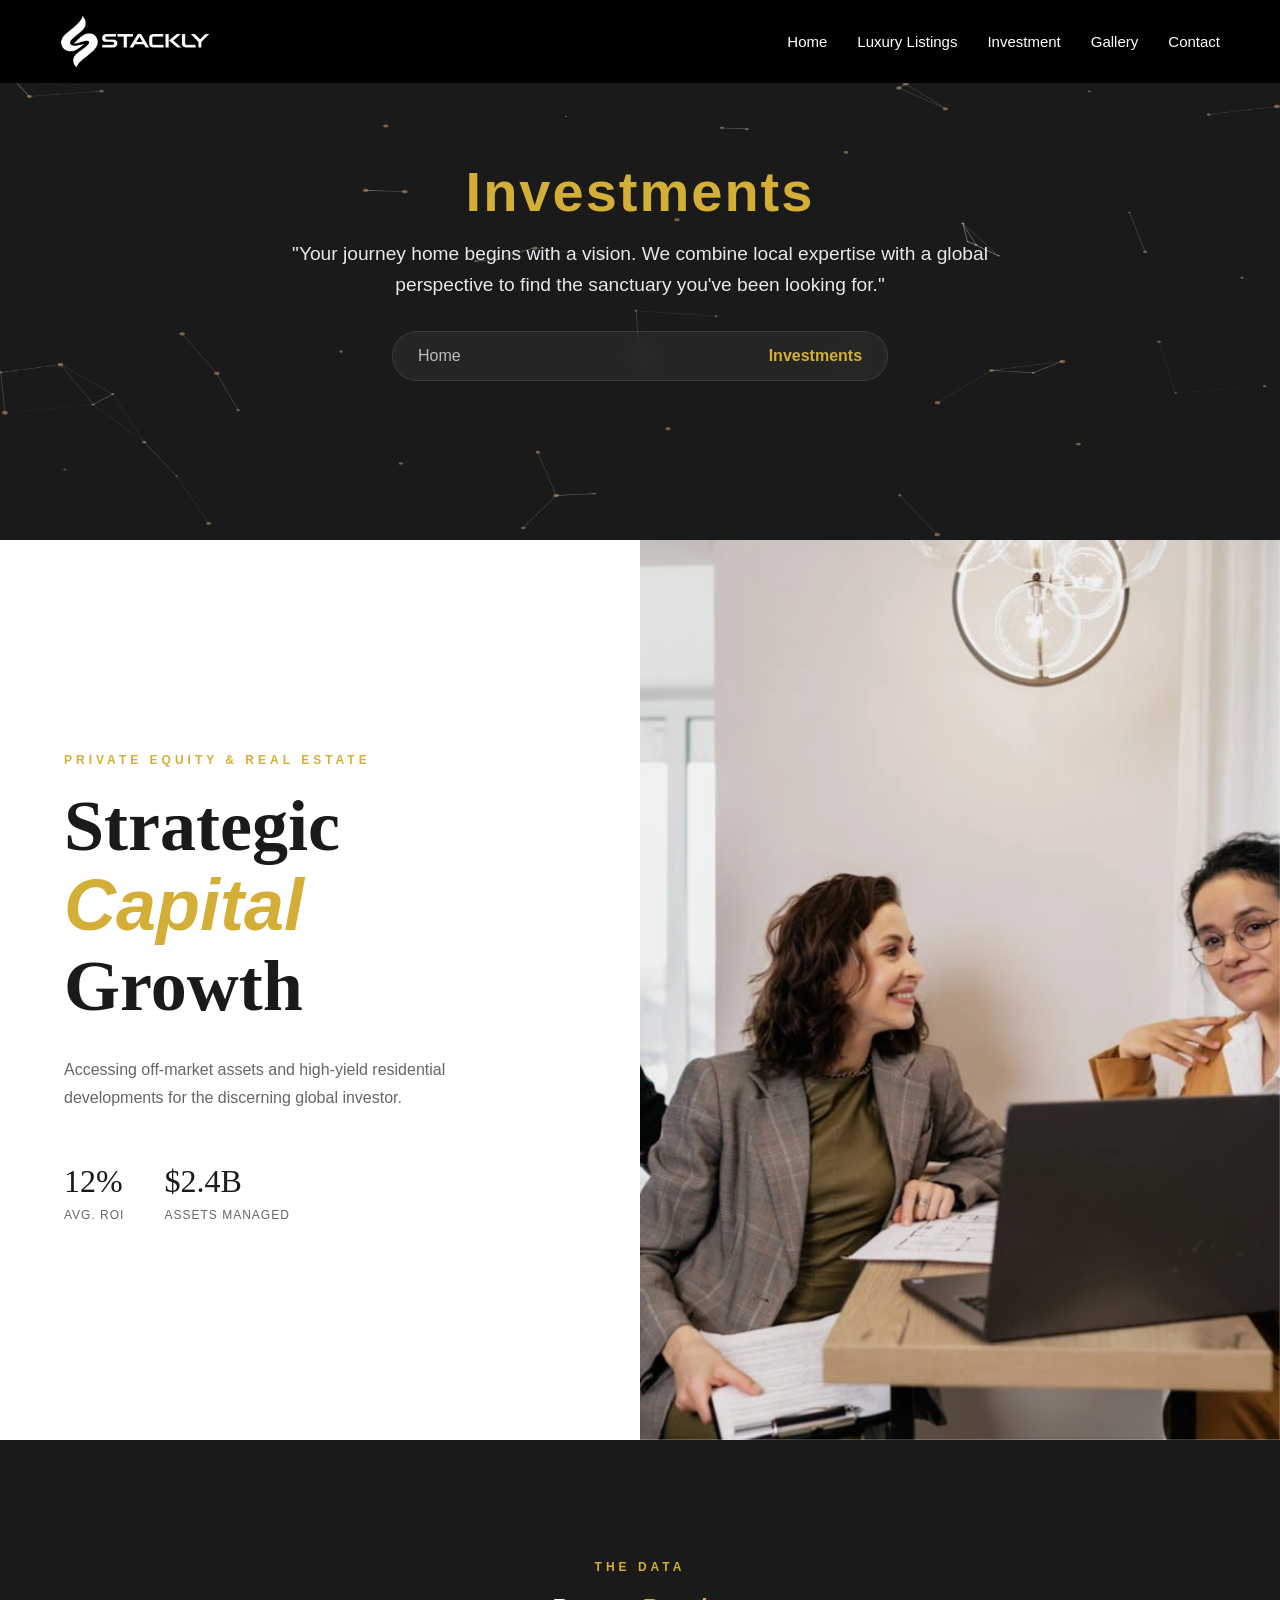
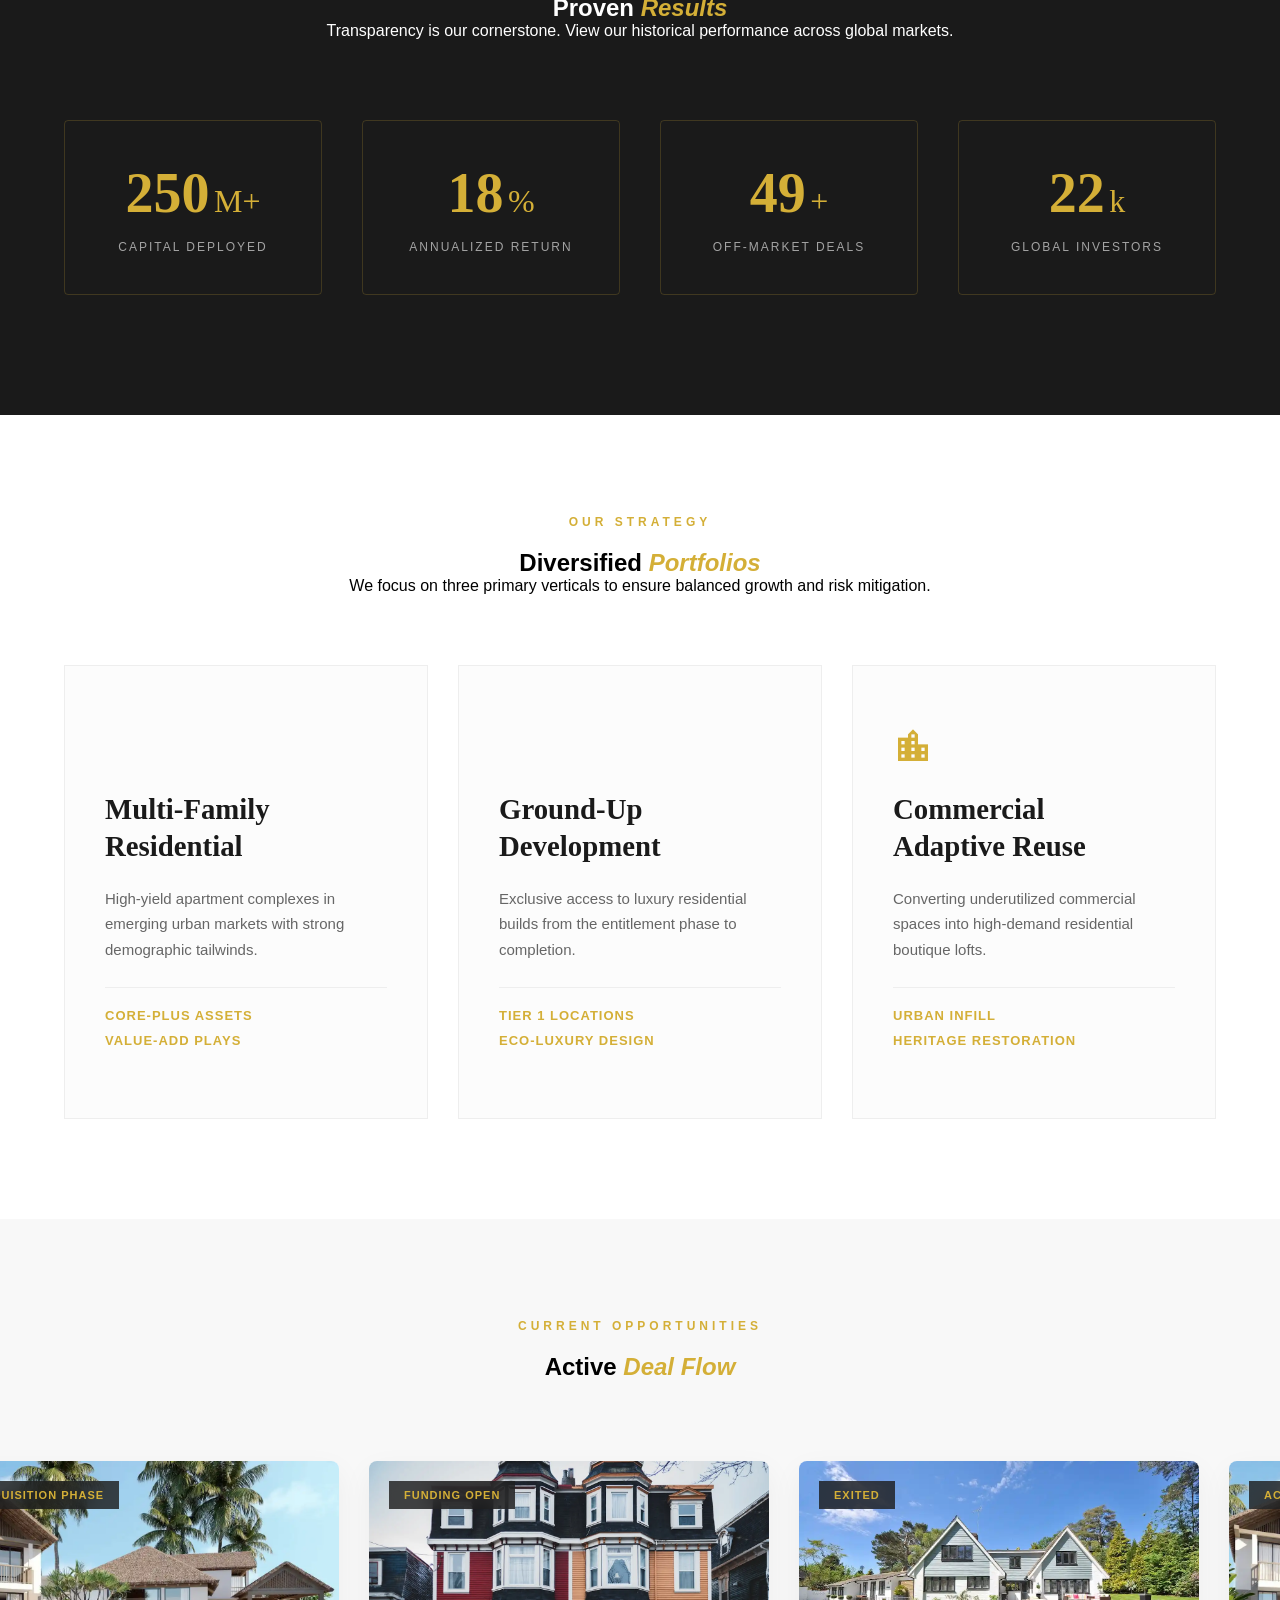
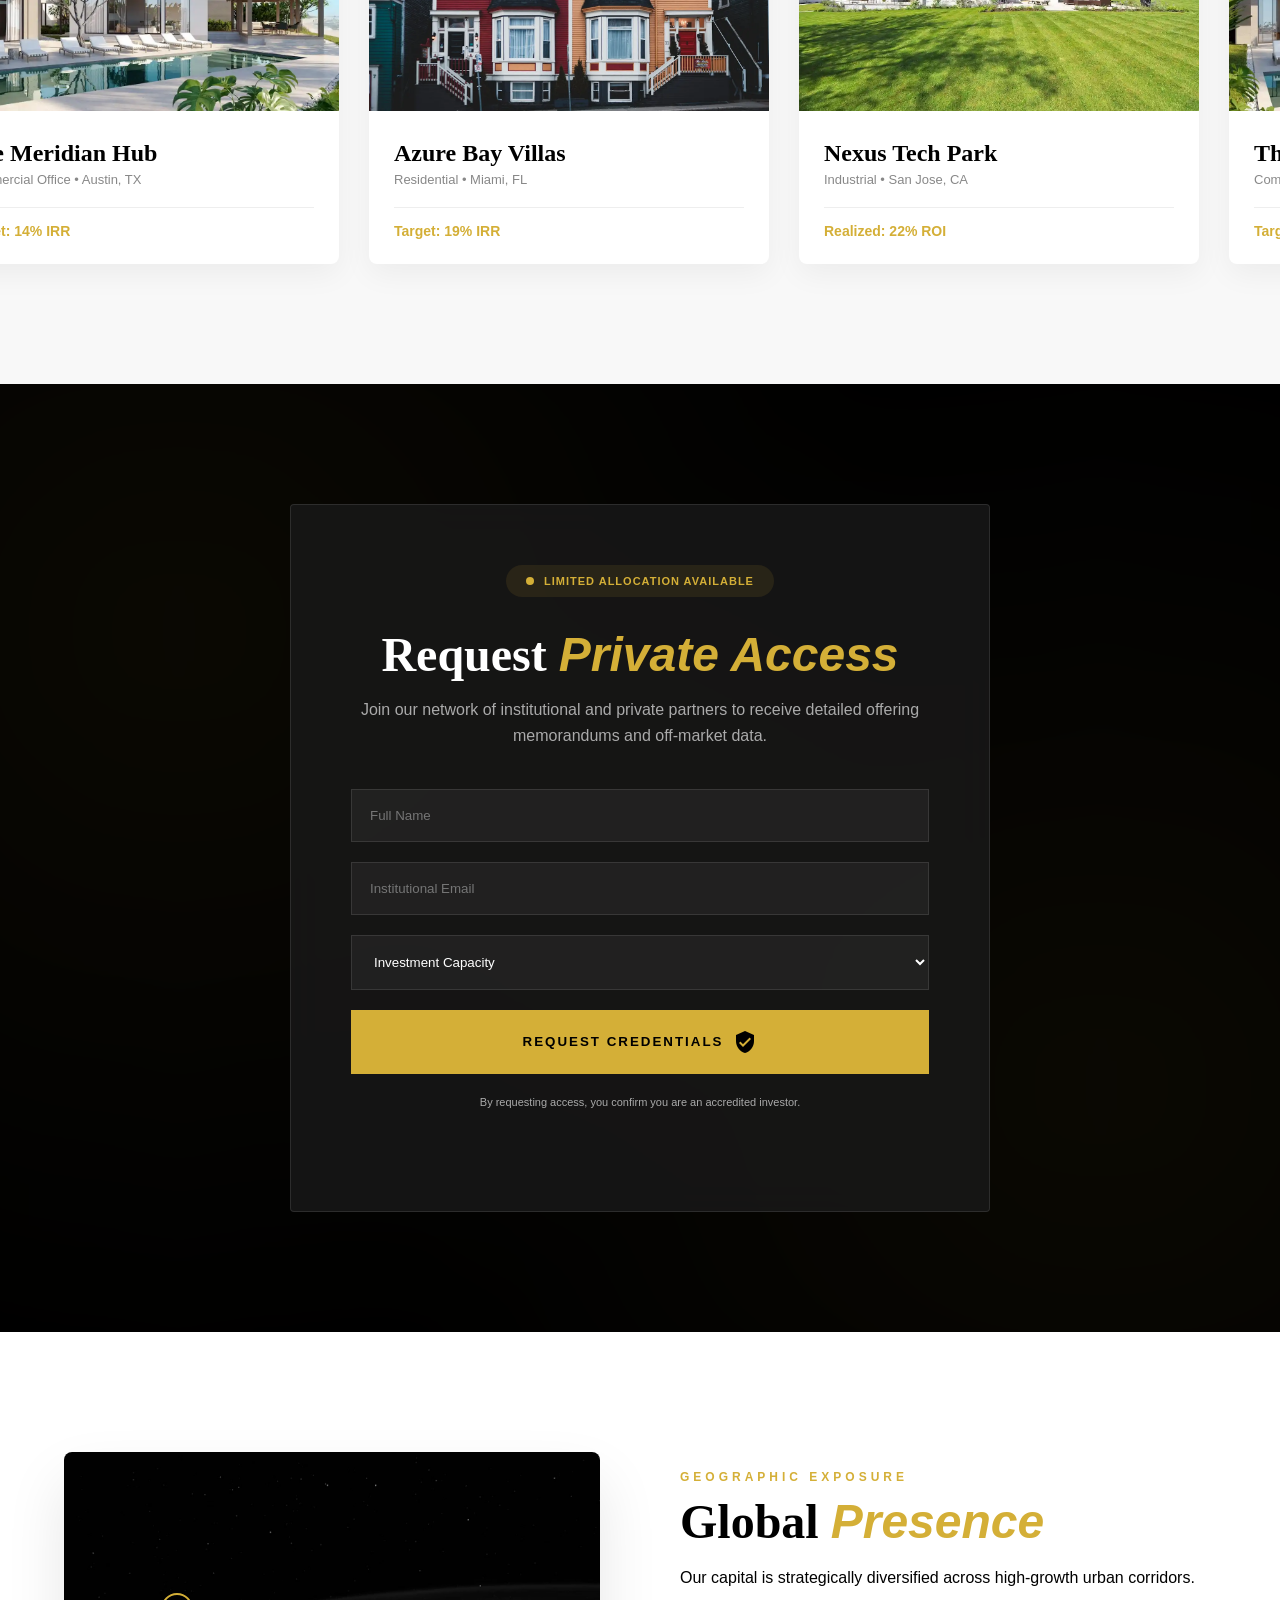
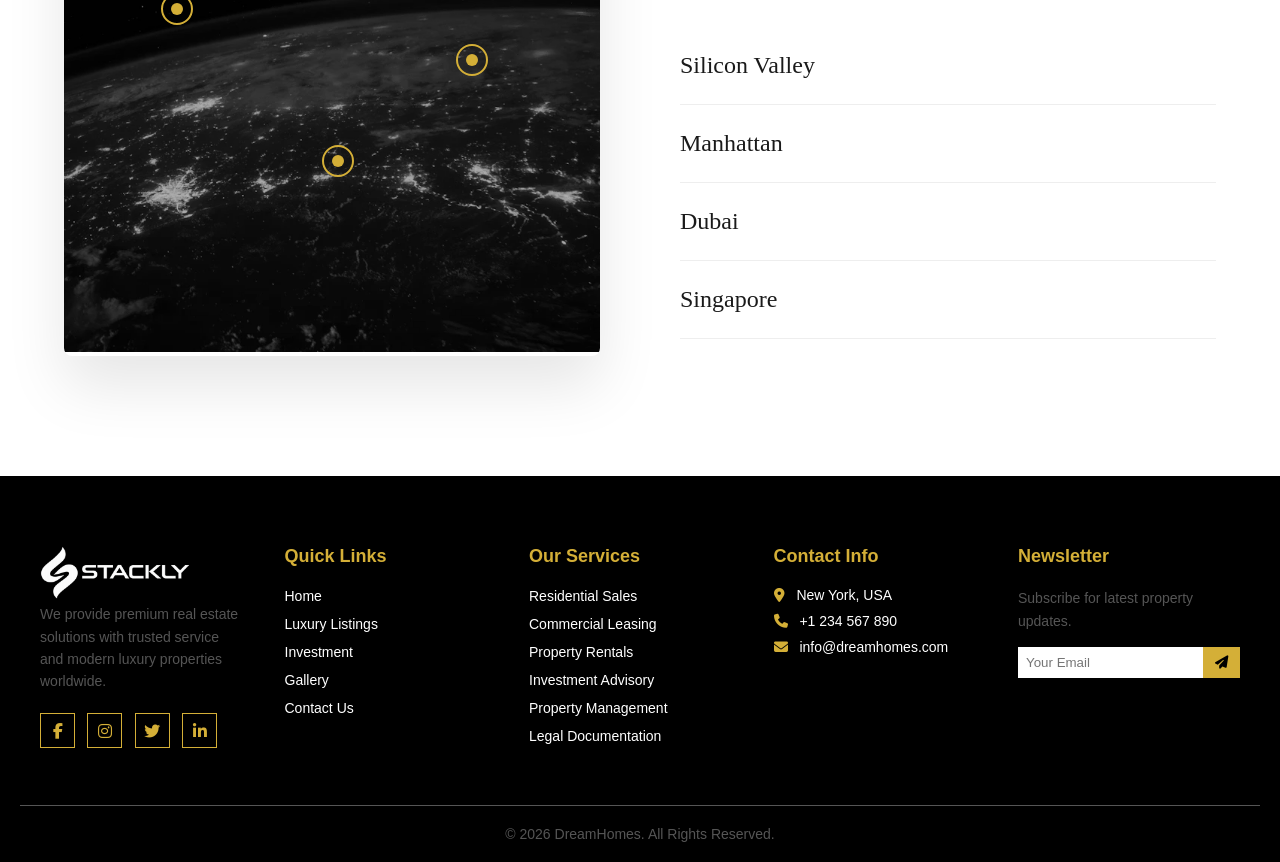
<file: invest.html>
<!DOCTYPE html>
<html lang="en">

<head>
    <meta charset="UTF-8">
    <meta name="viewport" content="width=device-width, initial-scale=1.0">
    <title>Real Estate</title>
    <link rel="stylesheet" href="./invest.css">
    <link rel="icon" href="./bg remove.webp">
    <link href="https://fonts.googleapis.com/icon?family=Material+Icons" rel="stylesheet">
    <link href="https://unpkg.com/aos@2.3.4/dist/aos.css" rel="stylesheet">

    <link rel="stylesheet" href="https://cdnjs.cloudflare.com/ajax/libs/font-awesome/6.5.1/css/all.min.css">

</head>

<body>


    <header>

        <nav class="navbar">
            <a class="logo" href="#"><img src="./white.webp" alt="" width="150px"></a>

            <div class="hamburger" id="hamburger">
                <span></span>
                <span></span>
                <span></span>
            </div>

            <ul class="nav-links" id="navLinks">

                <li><a href="./home2.html">Home</a></li>
                <li><a href="./luxury.html">Luxury Listings</a></li>
                <li><a href="./invest.html">Investment</a></li>
                <li><a href="./gallery.html">Gallery</a></li>
                <li><a href="./contact2.html">Contact</a></li>
                <!-- <li><a href="#" class="add-btn">Add Listing</a></li> -->
            </ul>
        </nav>
    </header>




    <section class="sec-hero-section">
        <canvas id="hero-canvas"></canvas>

        <div class="sec-hero-container" data-aos="fade-up">
            <h1>Investments</h1>
            <p class="hero-caption">"Your journey home begins with a vision. We combine local expertise with a global
                perspective to find the sanctuary you've been looking for."</p>

            <div class="breadcrumb">
                <a href="index.html">Home</a>
                <span class="material-icons divider">double_arrow</span>
                <a href="about.html" class="active">Investments</a>
            </div>
        </div>
    </section>








    <section class="investment-hero">
        <div class="hero-split">
            <div class="hero-text">
                <span class="iv-tag">Private Equity & Real Estate</span>
                <h1>Strategic <br><span class="serif-gold">Capital</span> Growth</h1>
                <p>Accessing off-market assets and high-yield residential developments for the discerning global
                    investor.</p>
                <div class="hero-stats-row">
                    <div class="mini-stat">
                        <span>12%</span>
                        <p>Avg. ROI</p>
                    </div>
                    <div class="mini-stat">
                        <span>$2.4B</span>
                        <p>Assets Managed</p>
                    </div>
                </div>
            </div>

            <div class="hero-visual-mask">
                <img src="./testimonial.webp" alt="Modern Architecture">
            </div>
        </div>
    </section>










    <section class="investment-stats" id="stats-trigger">
        <div class="stats-container">
            <div class="stats-header">
                <span class="iv-tag">The Data</span>
                <h2>Proven <span class="serif-gold">Results</span></h2>
                <p>Transparency is our cornerstone. View our historical performance across global markets.</p>
            </div>

            <div class="stats-grid">
                <div class="stat-item">
                    <h3 class="counter" data-target="940">0</h3>
                    <span class="unit">M+</span>
                    <p>Capital Deployed</p>
                </div>

                <div class="stat-item">
                    <h3 class="counter" data-target="18">0</h3>
                    <span class="unit">%</span>
                    <p>Annualized Return</p>
                </div>

                <div class="stat-item">
                    <h3 class="counter" data-target="150">0</h3>
                    <span class="unit">+</span>
                    <p>Off-Market Deals</p>
                </div>

                <div class="stat-item">
                    <h3 class="counter" data-target="22">0</h3>
                    <span class="unit">k</span>
                    <p>Global Investors</p>
                </div>
            </div>
        </div>
    </section>









    <section class="investment-pillars">
        <div class="pillars-intro">
            <span class="iv-tag">Our Strategy</span>
            <h2>Diversified <span class="serif-gold">Portfolios</span></h2>
            <p>We focus on three primary verticals to ensure balanced growth and risk mitigation.</p>
        </div>

        <div class="pillars-grid">
            <div class="pillar-card">
                <div class="card-bg-overlay"></div>
                <div class="pillar-content">
                    <div class="pillar-icon">
                        <span class="material-icons">apartment</span>
                    </div>
                    <h3>Multi-Family <br>Residential</h3>
                    <p>High-yield apartment complexes in emerging urban markets with strong demographic tailwinds.</p>
                    <ul class="pillar-list">
                        <li>Core-Plus Assets</li>
                        <li>Value-Add Plays</li>
                    </ul>
                </div>
            </div>

            <div class="pillar-card active-glow">
                <div class="card-bg-overlay"></div>
                <div class="pillar-content">
                    <div class="pillar-icon">
                        <span class="material-icons">foundation</span>
                    </div>
                    <h3>Ground-Up <br>Development</h3>
                    <p>Exclusive access to luxury residential builds from the entitlement phase to completion.</p>
                    <ul class="pillar-list">
                        <li>Tier 1 Locations</li>
                        <li>Eco-Luxury Design</li>
                    </ul>
                </div>
            </div>

            <div class="pillar-card">
                <div class="card-bg-overlay"></div>
                <div class="pillar-content">
                    <div class="pillar-icon">
                        <span class="material-icons">location_city</span>
                    </div>
                    <h3>Commercial <br>Adaptive Reuse</h3>
                    <p>Converting underutilized commercial spaces into high-demand residential boutique lofts.</p>
                    <ul class="pillar-list">
                        <li>Urban Infill</li>
                        <li>Heritage Restoration</li>
                    </ul>
                </div>
            </div>
        </div>
    </section>










    <section class="deal-flow" id="deal-section">
        <div class="deal-header">
            <span class="iv-tag">Current Opportunities</span>
            <h2>Active <span class="serif-gold">Deal Flow</span></h2>
        </div>

        <div class="scroll-container">
            <div class="deal-track" id="deal-track">
                <div class="deal-card">
                    <img src="./villa 2.webp"
                        alt="Commercial Office">
                    <div class="deal-status">Acquisition Phase</div>
                    <div class="deal-info">
                        <h3>The Meridian Hub</h3>
                        <p>Commercial Office • Austin, TX</p>
                        <div class="deal-math">
                            <span>Target: 14% IRR</span>
                        </div>
                    </div>
                </div>

                <div class="deal-card">
                    <img src="./c duplex.webp"
                        alt="Luxury Villa">
                    <div class="deal-status">Funding Open</div>
                    <div class="deal-info">
                        <h3>Azure Bay Villas</h3>
                        <p>Residential • Miami, FL</p>
                        <div class="deal-math">
                            <span>Target: 19% IRR</span>
                        </div>
                    </div>
                </div>

                <div class="deal-card">
                    <img src="./13.webp"
                        alt="Tech Campus">
                    <div class="deal-status">Exited</div>
                    <div class="deal-info">
                        <h3>Nexus Tech Park</h3>
                        <p>Industrial • San Jose, CA</p>
                        <div class="deal-math">
                            <span>Realized: 22% ROI</span>
                        </div>
                    </div>
                </div>
            </div>
        </div>
    </section>









    <section class="investor-portal" id="portal-section">
        <div class="portal-mesh" id="mesh-bg"></div>

        <div class="portal-container">
            <div class="portal-box animate-portal">
                <div class="status-badge">
                    <span class="pulse-dot"></span>
                    Limited Allocation Available
                </div>

                <h2>Request <span class="serif-gold">Private Access</span></h2>
                <p>Join our network of institutional and private partners to receive detailed offering memorandums and
                    off-market data.</p>

                <form id="portal-form" class="portal-form" action="./error.html" method="GET">
                    <div class="form-group">
                        <input type="text" id="p-name" placeholder="Full Name" required>
                    </div>
                    <div class="form-group">
                        <input type="email" id="p-email" placeholder="Institutional Email" required>
                    </div>
                    <div class="form-group">
                        <select id="p-bracket">
                            <option value="" disabled selected>Investment Capacity</option>
                            <option>$500k - $1M</option>
                            <option>$1M - $5M</option>
                            <option>$5M+</option>
                        </select>
                    </div>
                    <button type="submit" class="btn-portal">
                        Request Credentials
                        <span class="material-icons">verified_user</span>
                    </button>
                </form>
                <p class="form-note">By requesting access, you confirm you are an accredited investor.</p>
            </div>
        </div>
    </section>








    <section class="global-reach">
        <div class="reach-container">
            <div class="reach-visual">
                <div class="map-placeholder">
                    <div class="pulse-point p1"></div>
                    <div class="pulse-point p2"></div>
                    <div class="pulse-point p3"></div>
                    <img src="./world.webp"
                        alt="Global Connectivity">
                </div>
            </div>

            <div class="reach-data">
                <span class="iv-tag">Geographic Exposure</span>
                <h2>Global <span class="serif-gold">Presence</span></h2>
                <p>Our capital is strategically diversified across high-growth urban corridors.</p>

                <div class="location-list">
                    <div class="loc-row">
                        <span class="city">Silicon Valley</span>
                        <span class="stats">42 Properties • $840M</span>
                    </div>
                    <div class="loc-row">
                        <span class="city">Manhattan</span>
                        <span class="stats">12 Properties • $1.2B</span>
                    </div>
                    <div class="loc-row">
                        <span class="city">Dubai</span>
                        <span class="stats">8 Properties • $450M</span>
                    </div>
                    <div class="loc-row">
                        <span class="city">Singapore</span>
                        <span class="stats">15 Properties • $620M</span>
                    </div>
                </div>
            </div>
        </div>
    </section>








    <footer class="footer">

        <div class="footer-container">

            <div class="footer-col">
                <a class="footer-logo" href="#"><img src="./white.webp" alt="" width="150px"></a>
                <p>
                    We provide premium real estate solutions with trusted service
                    and modern luxury properties worldwide.
                </p>

                <div class="social-icons">
                    <a href="./error.html"><i class="fab fa-facebook-f"></i></a>
                    <a href="./error.html"><i class="fab fa-instagram"></i></a>
                    <a href="./error.html"><i class="fab fa-twitter"></i></a>
                    <a href="./error.html"><i class="fab fa-linkedin-in"></i></a>
                </div>
            </div>

            <div class="footer-col">
                <h3>Quick Links</h3>
                <ul>
                    <li><a href="./home2.html">Home</a></li>
                    <li><a href="./luxury.html">Luxury Listings</a></li>
                    <li><a href="./invest.html">Investment</a></li>
                    <li><a href="./gallery.html">Gallery</a></li>
                    <li><a href="./contact2.html">Contact Us</a></li>
                </ul>
            </div>
            <div class="footer-col">
                <h3>Our Services</h3>
                <ul>
                    <li><a href="./error.html">Residential Sales</a></li>
                    <li><a href="./error.html">Commercial Leasing</a></li>
                    <li><a href="./error.html">Property Rentals</a></li>
                    <li><a href="./error.html">Investment Advisory</a></li>
                    <li><a href="./error.html">Property Management</a></li>
                    <li><a href="./error.html">Legal Documentation</a></li>
                </ul>
            </div>

            <div class="footer-col">
                <h3>Contact Info</h3>
                <ul class="contact-info">
                    <li><i class="fa-solid fa-location-dot"></i> New York, USA</li>
                    <li><i class="fa-solid fa-phone"></i> +1 234 567 890</li>
                    <li><i class="fa-solid fa-envelope"></i> info@dreamhomes.com</li>
                </ul>
            </div>

            <div class="footer-col">
                <h3>Newsletter</h3>
                <p>Subscribe for latest property updates.</p>

                <form class="footer-form" action="./error.html" method="GET">
                    <input type="email" placeholder="Your Email" required>
                    <button type="submit">
                        <i class="fa-solid fa-paper-plane"></i>
                    </button>
                </form>
            </div>

        </div>

        <div class="footer-bottom">
            <p>© 2026 DreamHomes. All Rights Reserved.</p>
        </div>

    </footer>



    <script src="./invest.js"></script>



    <script src="https://unpkg.com/aos@2.3.4/dist/aos.js"></script>
    <script>
        AOS.init({
            duration: 900,
            easing: 'ease-in-out',
            once: true,
        });
    </script>


</body>

</html>
</file>
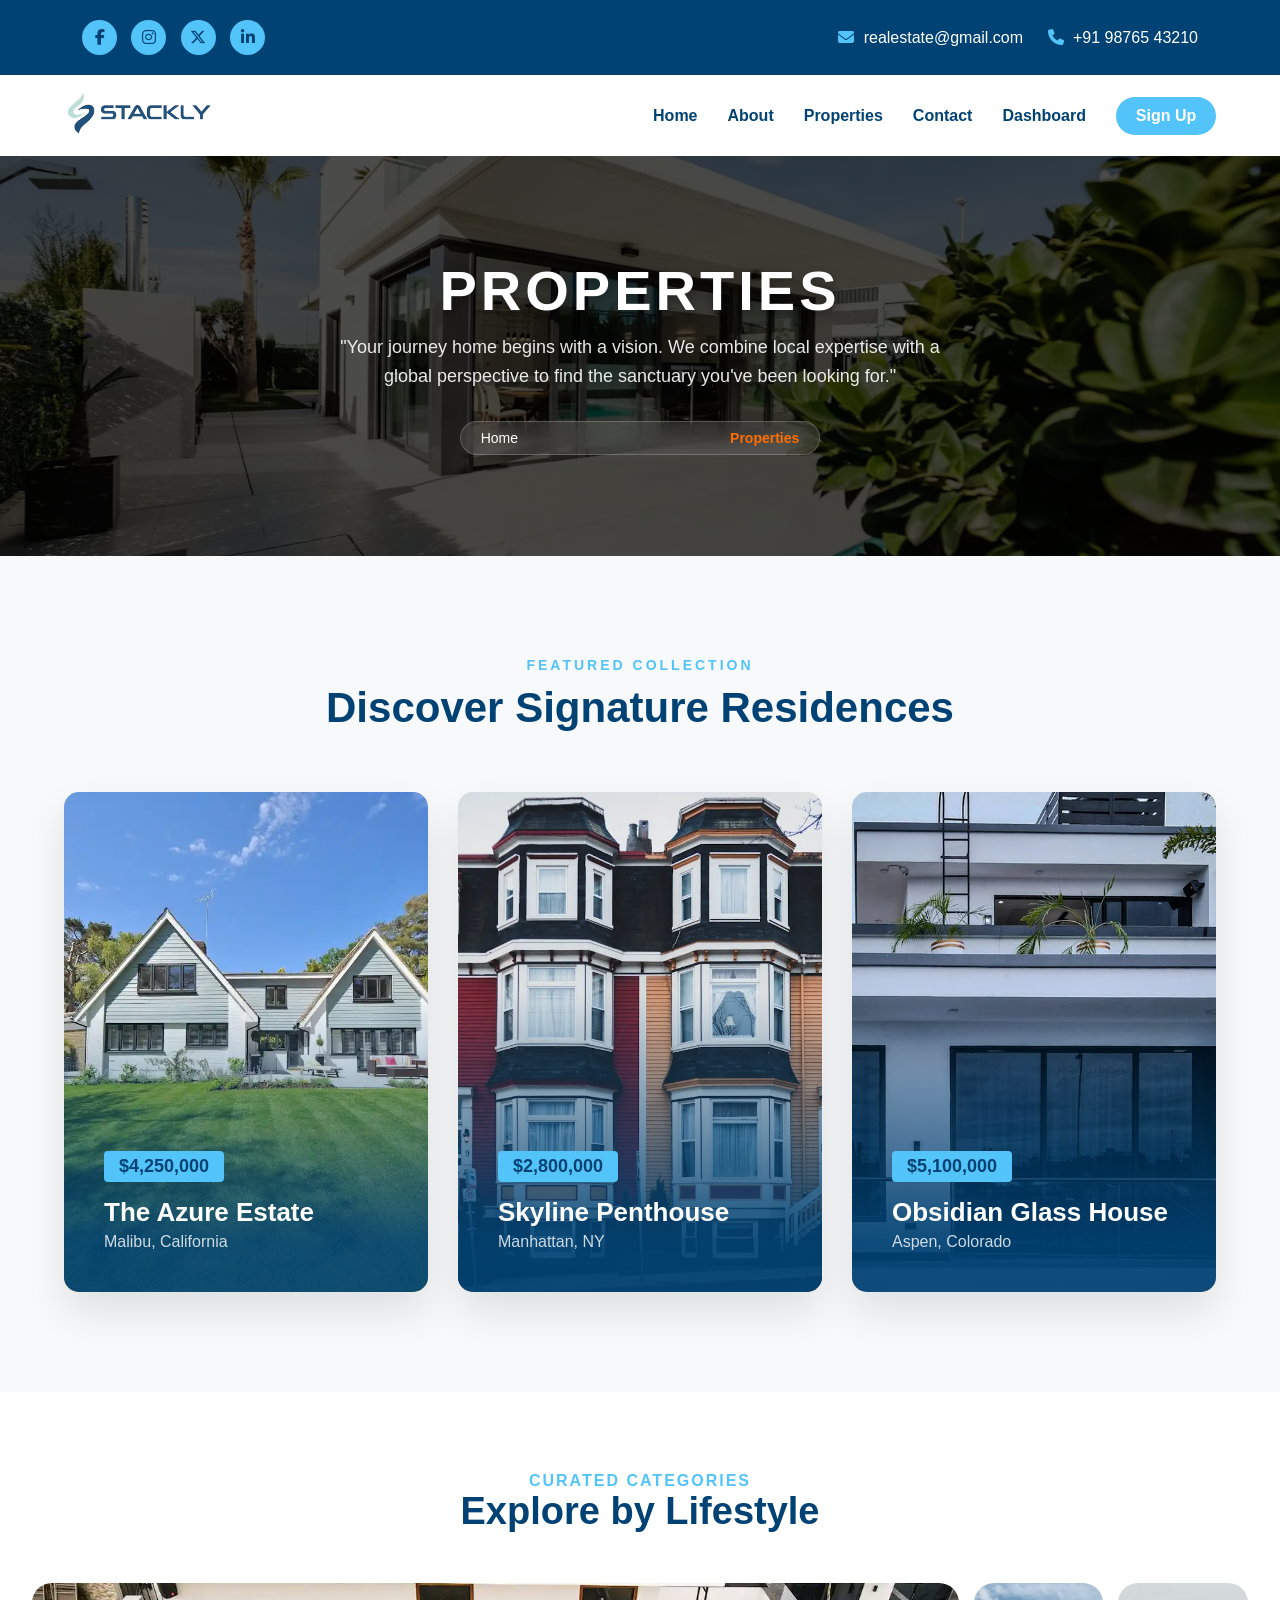
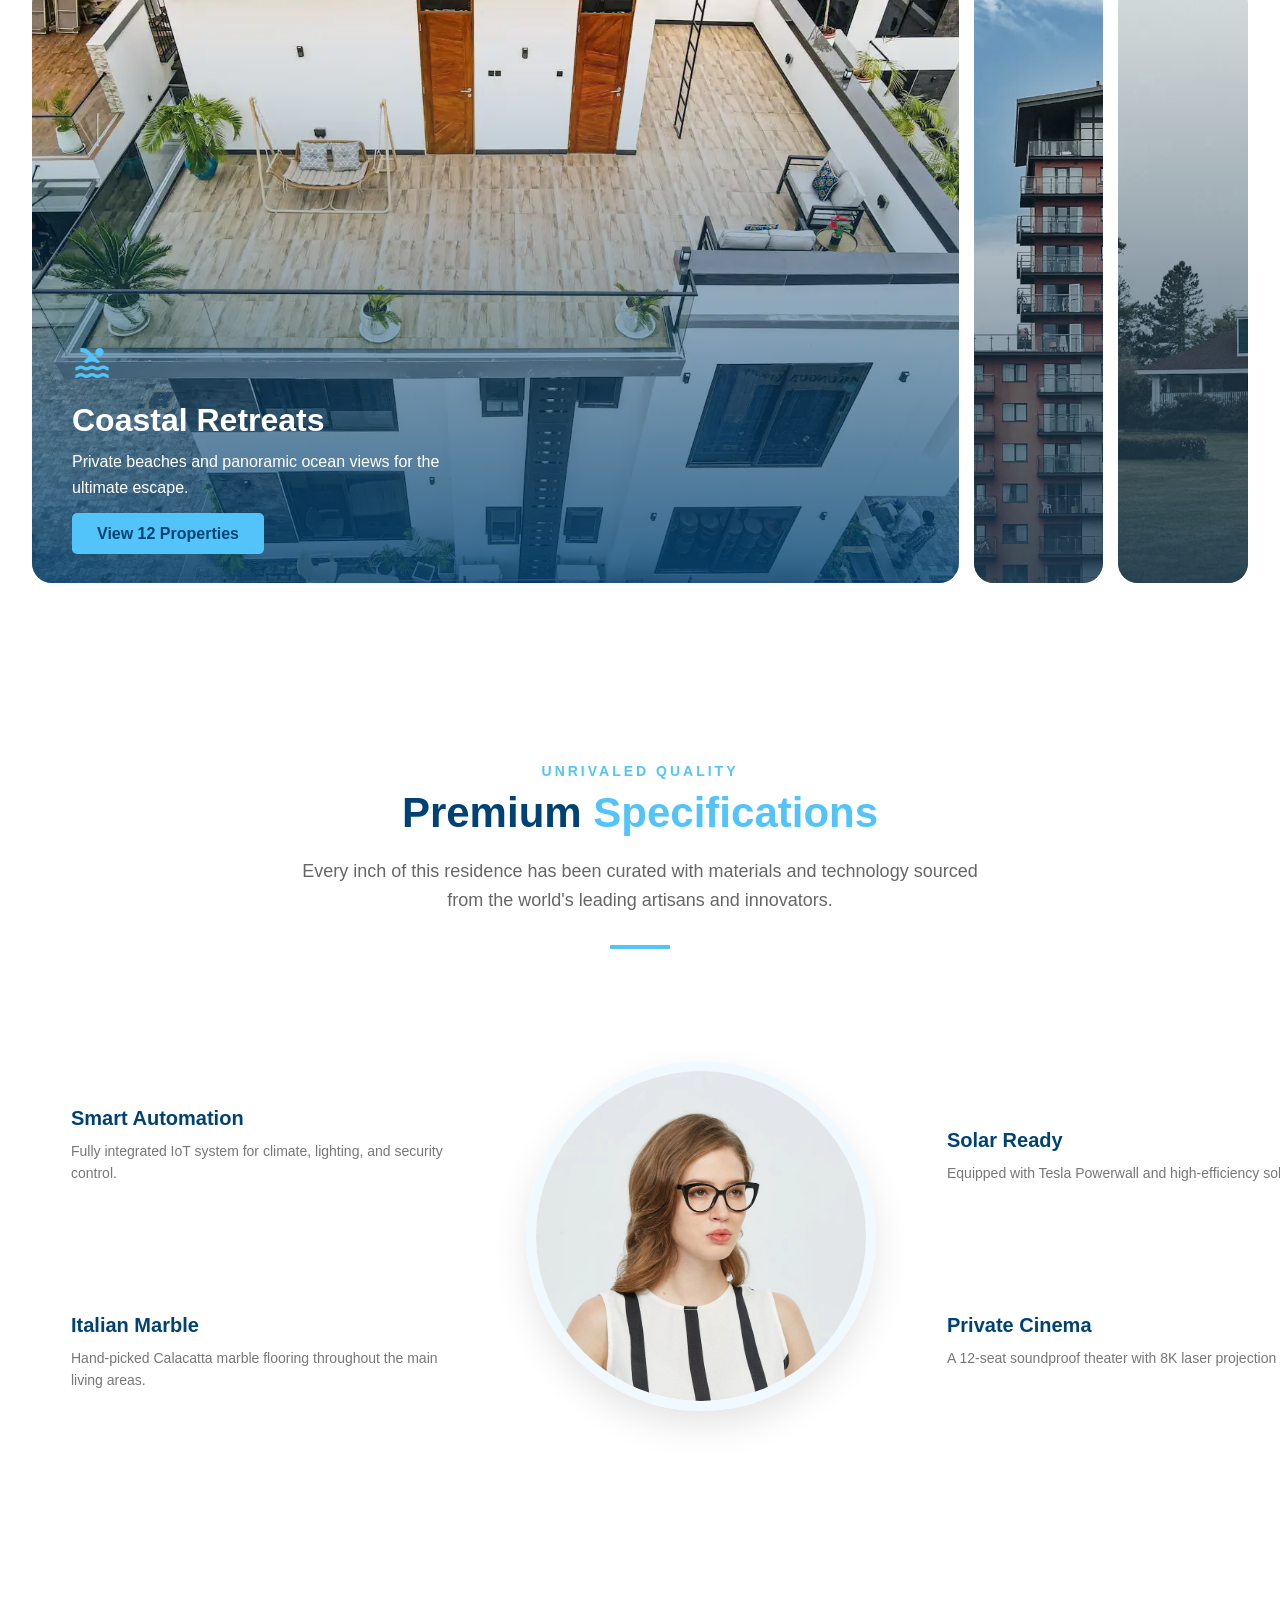
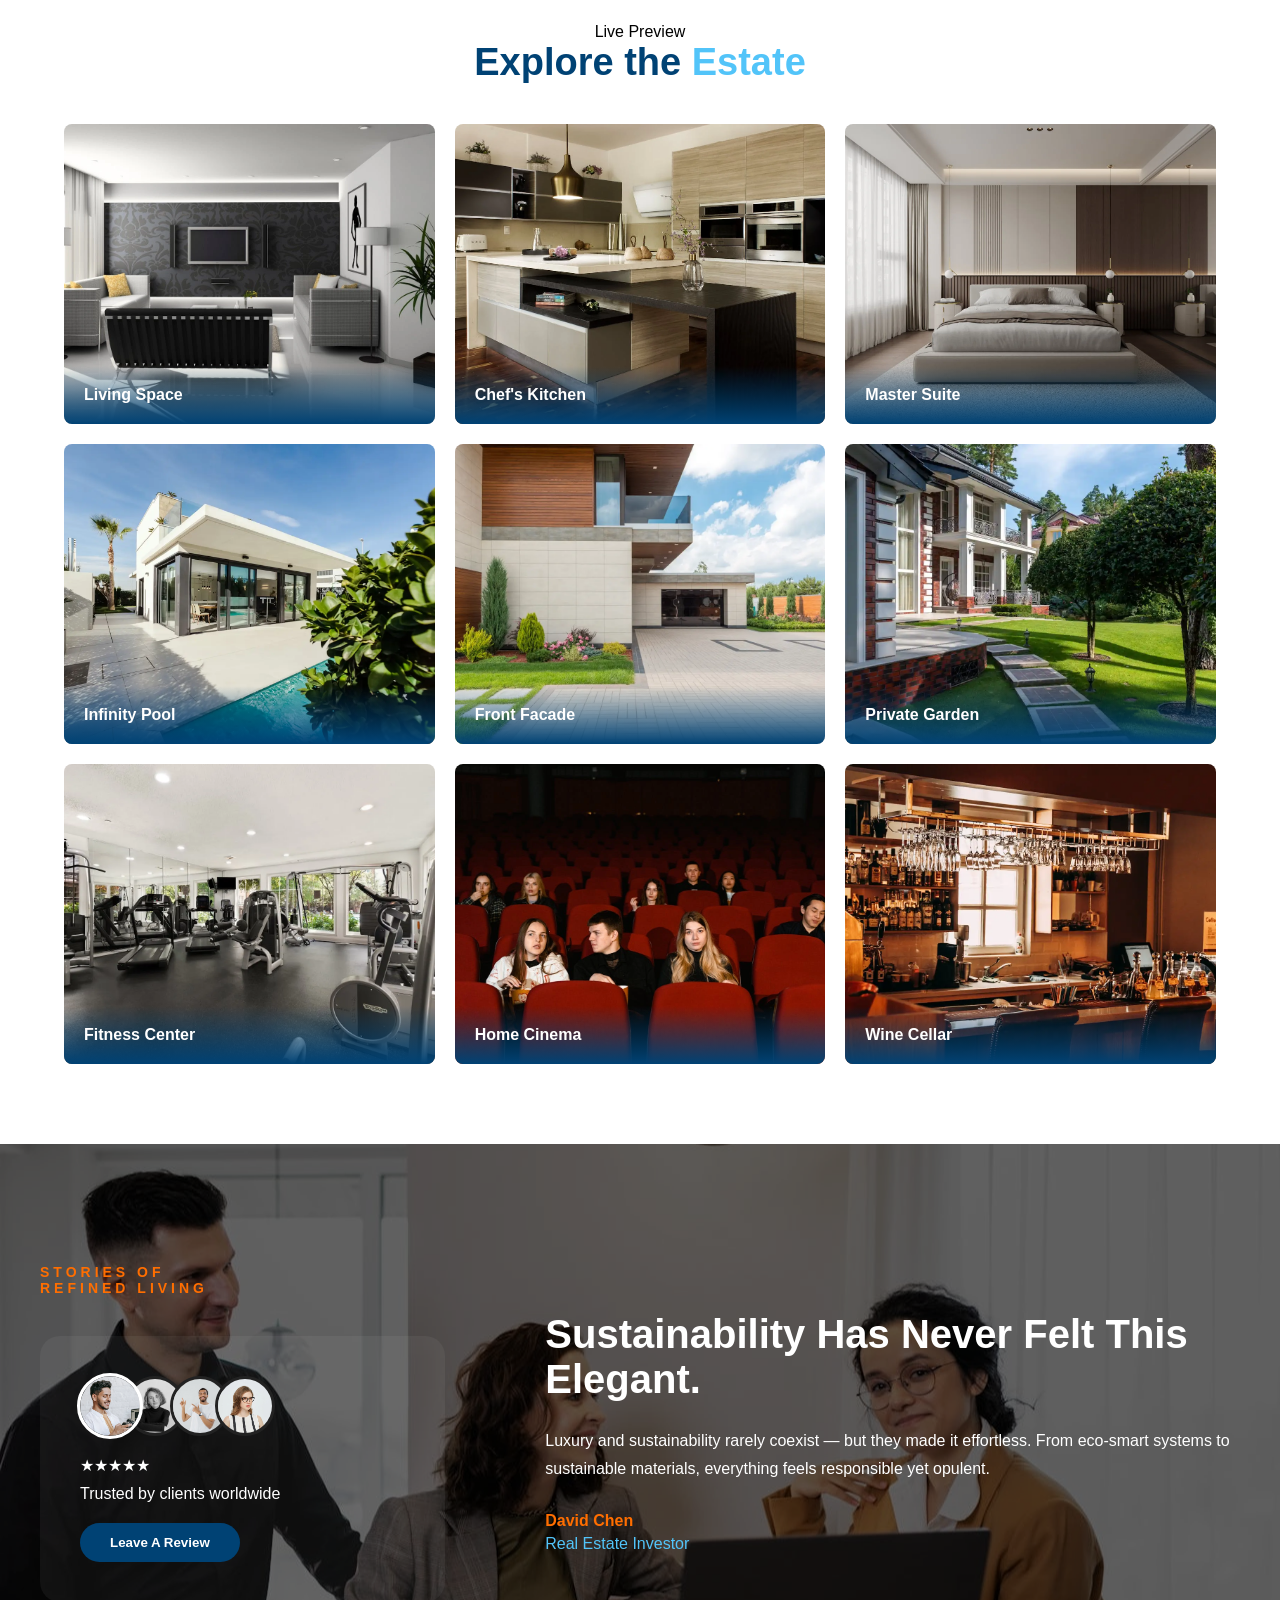
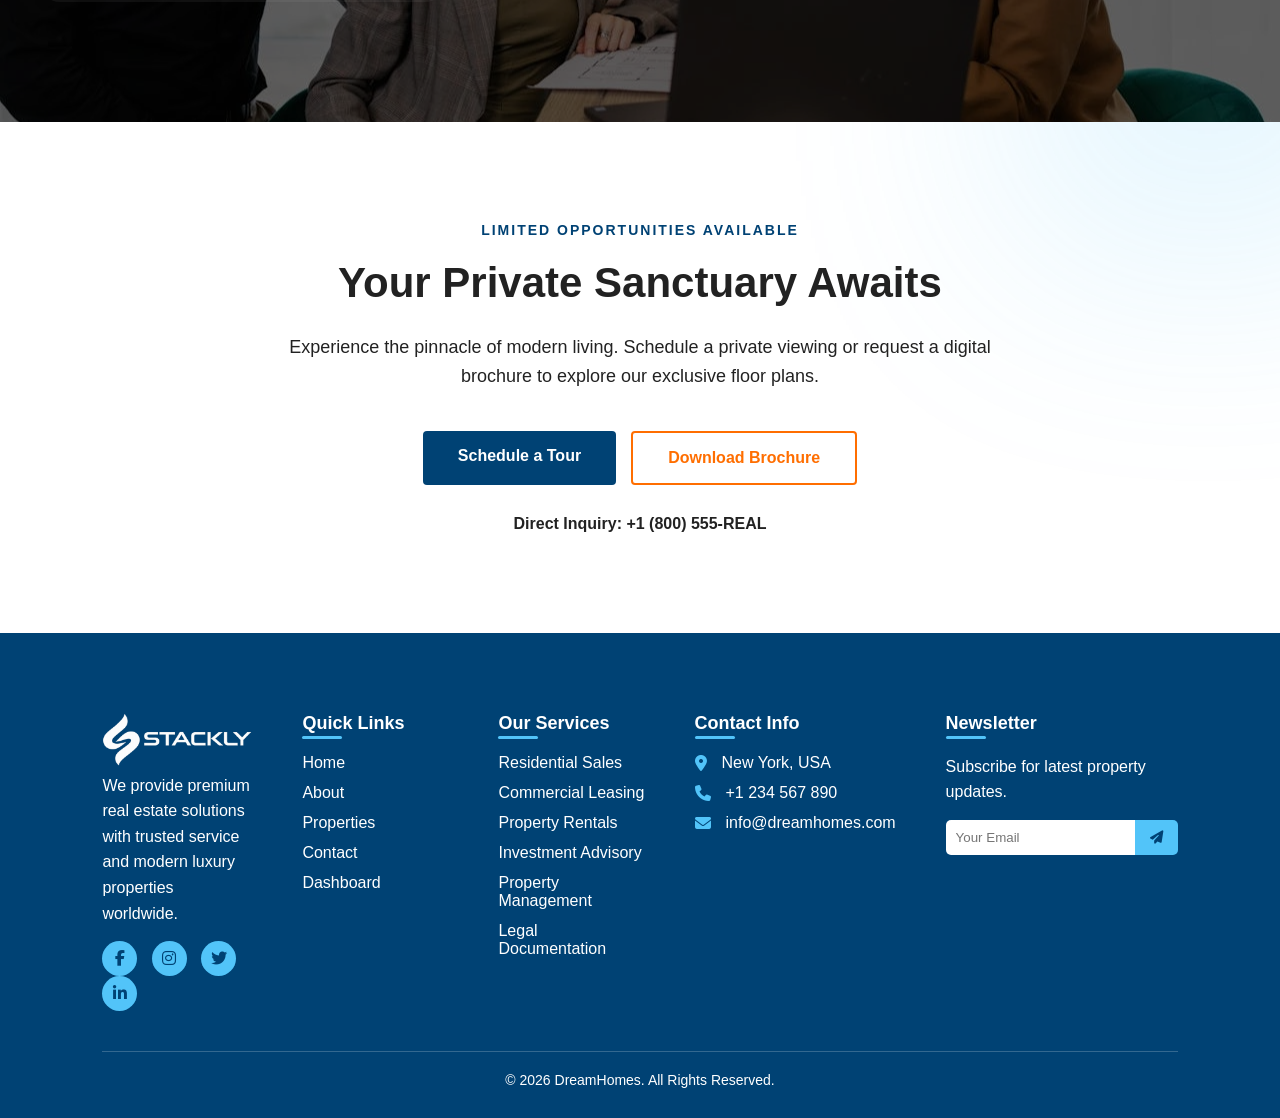
<file: properties.html>
<!DOCTYPE html>
<html lang="en">

<head>
    <meta charset="UTF-8">
    <meta name="viewport" content="width=device-width, initial-scale=1.0">
    <title>Real Estate</title>

    <link rel="icon" href="./bg remove.webp">
    <link rel="stylesheet" href="./properties.css">
    <link href="https://unpkg.com/aos@2.3.4/dist/aos.css" rel="stylesheet">
        <link href="https://fonts.googleapis.com/icon?family=Material+Icons" rel="stylesheet">

    <link rel="stylesheet" href="https://cdnjs.cloudflare.com/ajax/libs/font-awesome/6.5.1/css/all.min.css">
</head>

<body>
    <!-- TOP HEADER -->
    <header class="top-header">
        <div class="top-container">

            <div class="social-icons">
                <a href="./404.html"><i class="fa-brands fa-facebook-f"></i></a>
                <a href="./404.html"><i class="fa-brands fa-instagram"></i></a>
                <a href="./404.html"><i class="fa-brands fa-x-twitter"></i></a>
                <a href="./404.html"><i class="fa-brands fa-linkedin-in"></i></a>
            </div>

            <div class="contact-info">
                <span>
                    <a href="./404.html"><i class="fa-solid fa-envelope"></i> realestate@gmail.com</a>
                </span>
                <span>
                    <a href="./404.html"><i class="fa-solid fa-phone"></i> +91 98765 43210</a>
                </span>
            </div>

        </div>
    </header>


    <!-- MAIN HEADER -->
    <header class="main-header">
        <div class="nav-container">

            <div class="logo">
                <a href="#"><img src="./stackly.webp" alt="stackly" width="150px"></a>
            </div>

            <nav class="nav-links">
                <a href="./index.html">Home</a>
                <a href="./about.html">About</a>
                <a href="./properties.html">Properties</a>
                <a href="./contact.html">Contact</a>
                <a href="./dashboard.html">Dashboard</a>
                <a class="sign" href="./sign.html">Sign Up</a>
            </nav>

            <div class="hamburger" id="hamburger">
                <i class="fa-solid fa-bars"></i>
            </div>

        </div>
    </header>








    <div class="sec-hero-container" data-aos="fade-up">
        <h1>Properties</h1>
        <p class="hero-caption">"Your journey home begins with a vision. We combine local expertise with a global
            perspective to find the sanctuary you've been looking for."</p>

        <div class="breadcrumb">
            <a href="index.html">Home</a>
            <span class="material-icons">double_arrow</span>
            <a href="about.html" class="active">Properties</a>
        </div>
    </div>









    <section class="properties-cinematic" data-aos="fade-down">
    <div class="prop-header">
        <span class="prop-tag">Featured Collection</span>
        <h2>Discover Signature Residences</h2>
    </div>
    
    <div class="prop-grid">
        <div class="prop-card">
            <img src="./estate.webp" alt="Modern Villa">
            <div class="prop-overlay">
                <div class="prop-info">
                    <span class="price">$4,250,000</span>
                    <h3>The Azure Estate</h3>
                    <p>Malibu, California</p>
                    <div class="prop-specs">
                        <span>4 Bed</span> • <span>5 Bath</span> • <span>4,500 sqft</span>
                    </div>
                    <a href="./404.html" class="view-btn">View Details</a>
                </div>
            </div>
        </div>

        <div class="prop-card">
            <img src="./c duplex.webp" alt="Penthouse">
            <div class="prop-overlay">
                <div class="prop-info">
                    <span class="price">$2,800,000</span>
                    <h3>Skyline Penthouse</h3>
                    <p>Manhattan, NY</p>
                    <div class="prop-specs">
                        <span>3 Bed</span> • <span>3 Bath</span> • <span>2,200 sqft</span>
                    </div>
                    <a href="./404.html" class="view-btn">View Details</a>
                </div>
            </div>
        </div>

        <div class="prop-card">
            <img src="./glass.webp" alt="Glass House">
            <div class="prop-overlay">
                <div class="prop-info">
                    <span class="price">$5,100,000</span>
                    <h3>Obsidian Glass House</h3>
                    <p>Aspen, Colorado</p>
                    <div class="prop-specs">
                        <span>5 Bed</span> • <span>6 Bath</span> • <span>6,100 sqft</span>
                    </div>
                    <a href="./404.html" class="view-btn">View Details</a>
                </div>
            </div>
        </div>
    </div>
</section>









<section class="properties-accordion" data-aos="fade-down">
    <div class="section-intro">
        <span class="tag">Curated Categories</span>
        <h2>Explore by Lifestyle</h2>
    </div>

    <div class="accordion-container">
        <div class="acc-panel active" style="background-image: url('./coastal.webp')">
            <div class="acc-content">
                <div class="acc-icon"><span class="material-icons">pool</span></div>
                <h3>Coastal Retreats</h3>
                <p>Private beaches and panoramic ocean views for the ultimate escape.</p>
                <a href="./404.html" class="acc-btn">View 12 Properties</a>
            </div>
        </div>

        <div class="acc-panel" style="background-image: url('./c\ apartment.webp')">
            <div class="acc-content">
                <div class="acc-icon"><span class="material-icons">business</span></div>
                <h3>Urban Penthouses</h3>
                <p>Sky-high luxury in the heart of the world's most vibrant cities.</p>
                <a href="./404.html" class="acc-btn">View 8 Properties</a>
            </div>
        </div>

        <div class="acc-panel" style="background-image: url('./estate\ 1.webp')">
            <div class="acc-content">
                <div class="acc-icon"><span class="material-icons">landscape</span></div>
                <h3>Country Estates</h3>
                <p>Expansive acreage and historic manors in serene landscapes.</p>
                <a href="./404.html" class="acc-btn">View 15 Properties</a>
            </div>
        </div>
    </div>
</section>









<section class="prop-specs-grid">
    <div class="section-header" data-aos="fade-left">
        <span class="pre-title">Unrivaled Quality</span>
        <h2>Premium <span class="accent">Specifications</span></h2>
        <p>Every inch of this residence has been curated with materials and technology sourced from the world's leading artisans and innovators.</p>
        <div class="header-line"></div>
    </div>

    <div class="specs-wrapper" data-aos="fade-right">
        <div class="specs-left">
            <div class="spec-card">
                <span class="material-icons">smart_button</span>
                <h4>Smart Automation</h4>
                <p>Fully integrated IoT system for climate, lighting, and security control.</p>
            </div>
            <div class="spec-card">
                <span class="material-icons">architecture</span>
                <h4>Italian Marble</h4>
                <p>Hand-picked Calacatta marble flooring throughout the main living areas.</p>
            </div>
        </div>

        <div class="specs-center">
            <div class="main-circle">
                <img src="./f3-testi.webp" alt="Interior Detail">
                <div class="pulse-ring"></div>
            </div>
        </div>

        <div class="specs-right">
            <div class="spec-card">
                <span class="material-icons">eco</span>
                <h4>Solar Ready</h4>
                <p>Equipped with Tesla Powerwall and high-efficiency solar roofing.</p>
            </div>
            <div class="spec-card">
                <span class="material-icons">theater_comedy</span>
                <h4>Private Cinema</h4>
                <p>A 12-seat soundproof theater with 8K laser projection technology.</p>
            </div>
        </div>
    </div>
</section>







<section class="prop-gallery" data-aos="fade-right">
    <div class="gallery-header">
        <span class="gallery-tag">Live Preview</span>
        <h2>Explore the <span class="accent">Estate</span></h2>
    </div>

    <div class="gallery-grid" id="main-gallery">
        <div class="gallery-card interior show">
            <img src="./grid 2.webp" alt="Interior">
            <div class="card-label">Living Space</div>
        </div>
        <div class="gallery-card interior show">
            <img src="./kitchen.webp" alt="Interior">
            <div class="card-label">Chef's Kitchen</div>
        </div>
        <div class="gallery-card interior show">
            <img src="./bed.webp" alt="Interior">
            <div class="card-label">Master Suite</div>
        </div>

        <div class="gallery-card exterior show">
            <img src="./indicator.webp" alt="Exterior">
            <div class="card-label">Infinity Pool</div>
        </div>
        <div class="gallery-card exterior show">
            <img src="./11.webp" alt="Exterior">
            <div class="card-label">Front Facade</div>
        </div>
        <div class="gallery-card exterior show">
            <img src="./19.webp" alt="Exterior">
            <div class="card-label">Private Garden</div>
        </div>

        <div class="gallery-card amenities show">
            <img src="./gym.webp" alt="Amenities">
            <div class="card-label">Fitness Center</div>
        </div>
        <div class="gallery-card amenities show">
            <img src="./movie.webp" alt="Amenities">
            <div class="card-label">Home Cinema</div>
        </div>
        <div class="gallery-card amenities show">
            <img src="./wine.webp" alt="Amenities">
            <div class="card-label">Wine Cellar</div>
        </div>
    </div>
</section>





    

    <section class="testimonials" data-aos="zoom-in">

        <div class="testimonial-overlay"></div>

        <div class="testimonial-wrapper">

            <div class="testimonial-left">

                <h5 class="small-heading">STORIES OF<br>REFINED LIVING</h5>

                <div class="testimonial-card">

                    <div class="user-thumbs">
                        <img src="./m2-testi.webp" data-id="0" class="active">
                        <img src="./f1-testi.webp" data-id="1">
                        <img src="./m3-testi.webp" data-id="2">
                        <img src="./f3-testi.webp" data-id="3">
                    </div>

                    <div class="rating">
                        ★★★★★
                    </div>

                    <p>Trusted by clients worldwide</p>

                    <button>Leave A Review</button>

                </div>

            </div>

            <div class="testimonial-right">

                <div class="testimonial-content active">
                    <h2>Sustainability Has Never Felt This Elegant.</h2>
                    <p>
                        Luxury and sustainability rarely coexist — but they made it effortless.
                        From eco-smart systems to sustainable materials, everything feels
                        responsible yet opulent.
                    </p>
                    <div class="client-info">
                        <h4>David Chen</h4>
                        <span>Real Estate Investor</span>
                    </div>
                </div>

                <div class="testimonial-content">
                    <h2>A Seamless Buying Experience.</h2>
                    <p>
                        The team guided us with transparency and expertise.
                        The process was smooth and stress-free.
                    </p>
                    <div class="client-info">
                        <h4>Maria Johnson</h4>
                        <span>Property Buyer</span>
                    </div>
                </div>

                <div class="testimonial-content">
                    <h2>Premium Properties Delivered.</h2>
                    <p>
                        Exceptional listings and strong ROI support.
                        Highly professional service throughout.
                    </p>
                    <div class="client-info">
                        <h4>Arjun Mehta</h4>
                        <span>Entrepreneur</span>
                    </div>
                </div>

                <div class="testimonial-content">
                    <h2>Highly Recommended Experts.</h2>
                    <p>
                        Honest advice and excellent investment planning.
                        Truly a trusted real estate partner.
                    </p>
                    <div class="client-info">
                        <h4>Sophia Lee</h4>
                        <span>Investor</span>
                    </div>
                </div>

            </div>

        </div>

    </section>









    <section class="cta-luxury" data-aos="fade-up">
        <div class="cta-overlay"></div>
        <div class="cta-content">
            <span class="cta-subtitle">Limited Opportunities Available</span>
            <h2 class="cta-title">Your Private Sanctuary Awaits</h2>
            <p class="cta-description">
                Experience the pinnacle of modern living. Schedule a private viewing or
                request a digital brochure to explore our exclusive floor plans.
            </p>

            <div class="cta-actions">
                <a href="./404.html" class="btn-main">Schedule a Tour</a>
                <a href="./404.html" class="btn-outline">Download Brochure</a>
            </div>

            <div class="cta-footer">
                <p>Direct Inquiry: <span>+1 (800) 555-REAL</span></p>
            </div>
        </div>
    </section>







    <footer class="footer">

        <div class="footer-container">

             <div class="footer-col">
                <a class="footer-logo" href="#"><img src="./white.webp" alt="" width="150px"></a>
                <p>
                    We provide premium real estate solutions with trusted service
                    and modern luxury properties worldwide.
                </p>

                <div class="social-icons">
                    <a href="./404.html"><i class="fab fa-facebook-f"></i></a>
                    <a href="./404.html"><i class="fab fa-instagram"></i></a>
                    <a href="./404.html"><i class="fab fa-twitter"></i></a>
                    <a href="./404.html"><i class="fab fa-linkedin-in"></i></a>
                </div>
            </div>

             <div class="footer-col">
                <h3>Quick Links</h3>
                <ul>
                    <li><a href="./index.html">Home</a></li>
                    <li><a href="./about.html">About</a></li>
                    <li><a href="./properties.html">Properties</a></li>
                    <li><a href="./contact.html">Contact</a></li>
                    <li><a href="./dashboard.html">Dashboard</a></li>
                </ul>
            </div>

             <div class="footer-col">
                <h3>Our Services</h3>
                <ul>
                    <li><a href="./404.html">Residential Sales</a></li>
                    <li><a href="./404.html">Commercial Leasing</a></li>
                    <li><a href="./404.html">Property Rentals</a></li>
                    <li><a href="./404.html">Investment Advisory</a></li>
                    <li><a href="./404.html">Property Management</a></li>
                    <li><a href="./404.html">Legal Documentation</a></li>
                </ul>
            </div>

             <div class="footer-col">
                <h3>Contact Info</h3>
                <ul class="contact-info">
                    <li><i class="fa-solid fa-location-dot"></i> New York, USA</li>
                    <li><i class="fa-solid fa-phone"></i> +1 234 567 890</li>
                    <li><i class="fa-solid fa-envelope"></i> info@dreamhomes.com</li>
                </ul>
            </div>

             <div class="footer-col">
                <h3>Newsletter</h3>
                <p>Subscribe for latest property updates.</p>

                <form class="footer-form" action="./404.html" method="GET">
                    <input type="email" placeholder="Your Email" required>
                    <button type="submit">
                        <i class="fa-solid fa-paper-plane"></i>
                    </button>
                </form>
            </div>

        </div>

        <div class="footer-bottom">
            <p>© 2026 DreamHomes. All Rights Reserved.</p>
        </div>

    </footer>



    <script src="./properties.js"></script>



    <script src="https://unpkg.com/aos@2.3.4/dist/aos.js"></script>
    <script>
        AOS.init({
            duration: 900,
            easing: 'ease-in-out',
            once: true,   // animation runs only once
        });
    </script>


</body>

</html>
</file>
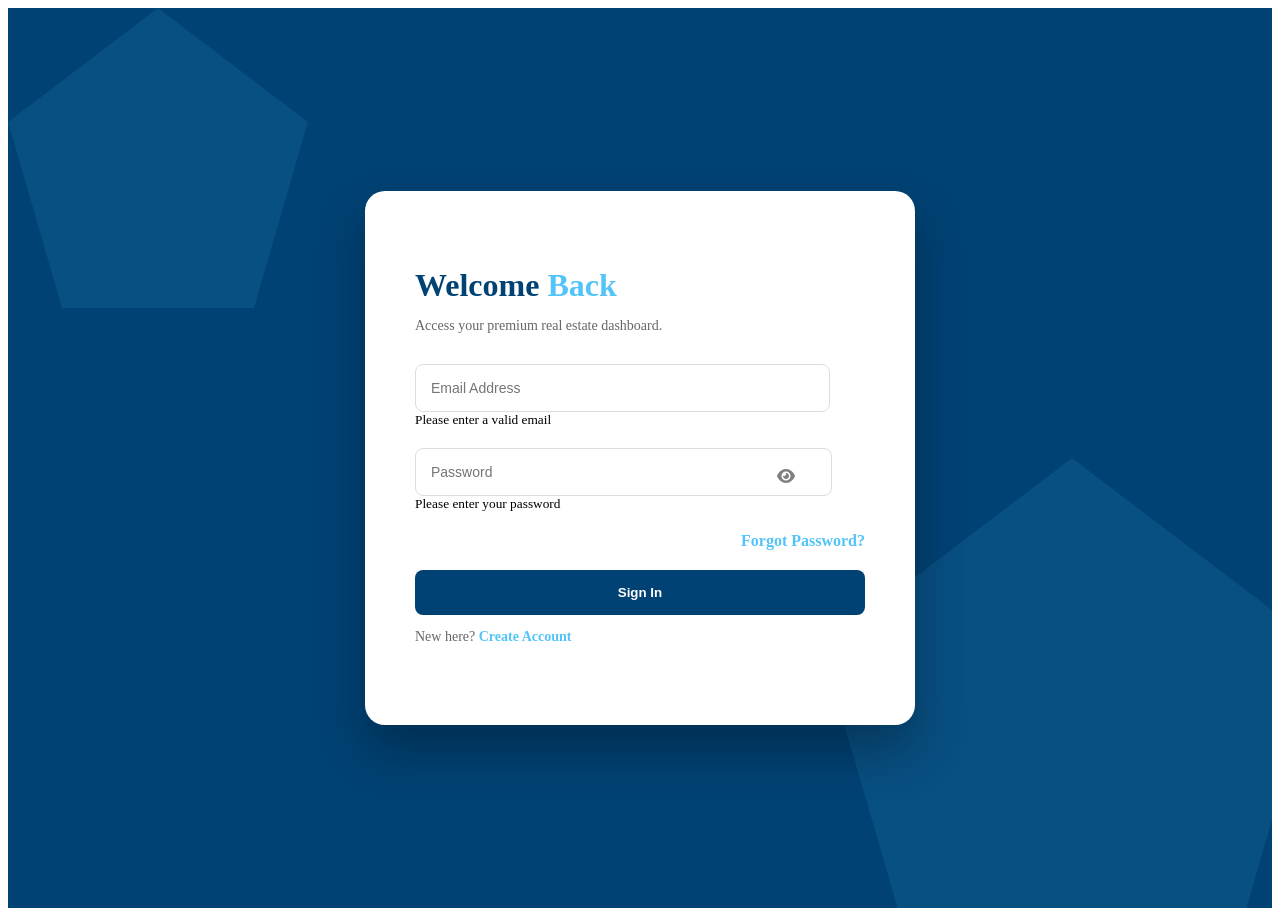
<file: sign.html>
<!DOCTYPE html>
<html lang="en">

<head>
    <meta charset="UTF-8">
    <meta name="viewport" content="width=device-width, initial-scale=1.0">
    <title>SignUp</title>
    <link rel="icon" href="./bg remove.webp">
    <link rel="stylesheet" href="./sign.css">
    <link href="https://unpkg.com/aos@2.3.4/dist/aos.css" rel="stylesheet">
    <link rel="stylesheet" href="https://cdnjs.cloudflare.com/ajax/libs/font-awesome/6.5.0/css/all.min.css">
</head>

<body>
    <div class="auth-wrapper">
        <div class="auth-bg-animation" data-aos="fade-up">
            <div class="house-shape"></div>
            <div class="house-shape"></div>
        </div>

        <div class="auth-container" id="auth-container" data-aos="fade-down">



            <div class="form-box login" id="login-form" data-aos="fade-right">
                <h2 data-aos="fade-left">Welcome <span class="accent">Back</span></h2>
                <p>Access your premium real estate dashboard.</p>

                <form onsubmit="return validateForm(event, 'login')">
                    <div class="input-group">
                        <input type="email" id="login-email" placeholder="Email Address">
                        <small class="error-msg">Please enter a valid email</small>
                    </div>
                    <div class="input-group password-group">
                        <input type="password" id="login-pass" placeholder="Password">
                        <i class="fa-solid fa-eye toggle-password" onclick="togglePassword('login-pass', this)"></i>
                        <small class="error-msg">Please enter your password</small>
                    </div>
                    <div class="form-links">
                        <a href="javascript:void(0)" onclick="toggleForm('forgot')">Forgot Password?</a>
                    </div>
                    <button type="submit" class="auth-btn">Sign In</button>
                </form>

                <p class="switch-text">New here? <a href="javascript:void(0)" onclick="toggleForm('signup')">Create
                        Account</a></p>
            </div>




            <div class="form-box signup hidden" id="signup-form">
                <h2>Join the <span class="accent">Elite</span></h2>
                <p>Start your journey into luxury living.</p>

                <form onsubmit="return validateForm(event, 'signup')">
                    <div class="input-group">
                        <input type="text" id="signup-name" placeholder="Full Name">
                    </div>
                    <div class="input-group">
                        <input type="email" id="signup-email" placeholder="Email Address">
                    </div>
                    <div class="input-group password-group">
                        <input type="password" id="signup-pass" placeholder="Create Password">
                        <i class="fa-solid fa-eye toggle-password" onclick="togglePassword('signup-pass', this)"></i>
                    </div>
                    <button type="submit" class="auth-btn">Register</button>
                </form>

                <p class="switch-text">Already a member? <a href="javascript:void(0)"
                        onclick="toggleForm('login')">Login</a></p>
            </div>






            <div class="form-box forgot hidden" id="forgot-form">
                <h2>Reset <span class="accent">Password</span></h2>
                <p>Enter your email to receive a recovery link.</p>

                <form onsubmit="return validateForm(event, 'forgot')">
                    <div class="input-group">
                        <input type="email" id="forgot-email" placeholder="Email Address">
                    </div>
                    <button type="submit" class="auth-btn">Send Link</button>
                </form>
                
                <p class="switch-text"><a href="javascript:void(0)" onclick="toggleForm('login')">Back to Login</a></p>
            </div>
        </div>
    </div>

    <script src="sign.js"></script>


    <script src="https://unpkg.com/aos@2.3.4/dist/aos.js"></script>
    <script>
        AOS.init({
            duration: 900,
            easing: 'ease-in-out',
            once: true,
        });
    </script>


</body>

</html>
</file>
<file: about.css>
:root {
    --white: rgb(255, 255, 255);
    --black: rgb(34, 34, 34);
    --dark: rgb(0, 66, 116);
    --light: rgb(82, 196, 249);
    --orange: rgb(255, 110, 0);

    --h1: 40px;
    --h3: 26px;

    --p: 16px;
}

* {
    margin: 0;
    padding: 0;
    box-sizing: border-box;
}

body {
    font-family: Arial, sans-serif;
}

.top-header {
    background: var(--dark);
    color: var(--white);
    padding: 8px 0;
    font-size: var(--p);
    padding: 20px;
}

.top-container {
    width: 90%;
    margin: auto;
    display: flex;
    justify-content: space-between;
    align-items: center;
}

.social-icons a {
    margin-right: 15px;
    color: var(--white);
    font-size: var(--p);
    transition: 0.3s;
}

.social-icons a:hover {
    color: var(--gold);
}

.contact-info span a {
    text-decoration: none;
    color: var(--white);
    transition: 0.3s;
}

.contact-info span a:hover {
    color: var(--gold);
}

.contact-info i {
    margin-right: 5px;
    color: var(--light);
}

.contact-info span {
    margin-left: 20px;
}

.main-header {
    background: var(--white);
    box-shadow: 0 2px 8px rgba(0, 0, 0, 0.05);
    position: relative;
}

.nav-container {
    width: 90%;
    margin: auto;
    display: flex;
    justify-content: space-between;
    align-items: center;
    padding: 15px 0;
}

.logo h3 {
    font-size: var(--h3);
}

.nav-links {
    display: flex;
    flex-direction: row;
    justify-content: flex-start;
    align-items: center;
    gap: 30px;
    font-weight: bold;
}

.nav-links a {
    text-decoration: none;
    color: var(--dark);
    font-size: var(--p);
    transition: 0.3s;
}

.nav-links a:hover {
    color: var(--light);
}

.nav-links .sign {
    background-color: var(--light);
    width: 100px;
    border-radius: 50px;
    text-align: center;
    color: var(--white);
    padding: 10px;
    transition: 0.3s;
}

.nav-links .sign:hover {
    color: var(--black);
}

.hamburger {
    display: none;
    font-size: 22px;
    cursor: pointer;
    color: var(--dark);
}

body.menu-open {
    overflow: hidden;
    position: fixed;
    width: 100%;
}


@media (max-width:768px) {

    .top-header .top-container .social-icons {
        display: grid;
        grid-template-columns: repeat(2, 1fr);
    }

    .top-header .top-container .contact-info {
        display: flex;
        flex-direction: column;
    }

    .nav-links {
        position: fixed;
        top: 190px;
        left: 0;
        width: 100%;
        height: 80vh;
        background: var(--white);
        flex-direction: column;
        justify-content: center;
        align-items: center;
        gap: 40px;
        transform: translateX(-100%);
        transition: 0.4s ease;
        z-index: 9999;
        overflow-y: auto;
    }

    .nav-links.active {
        transform: translateX(0);
    }

    .hamburger {
        display: block;
    }

}








.sec-hero-container {
    position: relative;
    height: 400px;
    width: 100%;
    display: flex;
    flex-direction: column;
    justify-content: center;
    align-items: center;
    overflow: hidden;
    color: var(--white);
    text-align: center;
}

.sec-hero-container::before {
    content: '';
    position: absolute;
    top: 0;
    left: 0;
    width: 100%;
    height: 100%;
    background-image: linear-gradient(rgba(0, 0, 0, 0.7), rgba(0, 0, 0, 0.7)),
        url('./indicator.webp');
    background-size: cover;
    background-position: center;
    z-index: -1;
    animation: houseZoom 20s infinite alternate ease-in-out;
}

@keyframes houseZoom {
    0% {
        transform: scale(1) rotate(0deg);
    }

    100% {
        transform: scale(1.15) rotate(1deg);
    }
}

.sec-hero-container h1 {
    font-size: 56px;
    font-weight: 800;
    margin-bottom: 10px;
    text-transform: uppercase;
    letter-spacing: 4px;
    text-shadow: 2px 4px 10px rgba(0, 0, 0, 0.3);
}

.hero-caption {
    max-width: 600px;
    font-size: 18px;
    line-height: 1.6;
    color: var(--white);
    opacity: 0.9;
    margin-bottom: 30px;
    font-weight: 300;
}

.breadcrumb {
    display: flex;
    align-items: center;
    gap: 10px;
    background: rgba(255, 255, 255, 0.1);
    backdrop-filter: blur(10px);
    padding: 8px 20px;
    border-radius: 50px;
    border: 1px solid rgba(255, 255, 255, 0.2);
}

.breadcrumb a {
    color: var(--white);
    text-decoration: none;
    font-size: 14px;
    transition: color 0.3s;
}

.breadcrumb a.active {
    color: var(--orange);
    font-weight: 700;
}

.breadcrumb .material-icons {
    font-size: 16px;
    color: var(--orange);
}

@media (max-width: 768px) {
    .sec-hero-container {
        height: 300px;
    }

    .sec-hero-container h1 {
        font-size: 38px;
        letter-spacing: 2px;
    }

    .hero-caption {
        font-size: 15px;
        padding: 0 20px;
        margin-bottom: 20px;
    }

    .breadcrumb {
        padding: 6px 15px;
    }

    .breadcrumb a {
        font-size: 12px;
    }
}











.about {
    padding: 80px 8%;
    background: var(--white);
    max-width: 1400px;
    margin: 0 auto;
}

.about-container {
    display: grid;
    grid-template-columns: 1fr 1fr;
    gap: 60px;
    align-items: center;
}

.about-image {
    z-index: 0;
    position: relative;
}

.about-image img {
    width: 100%;
    border-radius: 10px;

}

.about-label {
    color: var(--light);
    font-weight: bold;
    letter-spacing: 1px;
}

.about-content h2 {
    font-size: 42px;
    color: var(--dark);
    margin: 15px 0;
    line-height: 1.3;
}

.about-content p {
    font-size: 16px;
    color: var(--black);
    line-height: 1.7;
}

@media (max-width: 768px) {

    .about {
        padding: 100px 20px;
    }

    .about-container {
        grid-template-columns: 1fr;
        gap: 40px;
        text-align: center;
    }

    .about-content h2 {
        font-size: 28px;
    }


}

@media (max-width: 480px) {

    .about-stats {
        grid-template-columns: 1fr;
    }

}




.about-stats .container{
    overflow-x: hidden;
}

.stats-grid {
    display: flex;
    justify-content: space-around;
    flex-wrap: wrap;
    padding: 60px 0;
    background-color: var(--dark);
}

.stat-item {
    text-align: center;
    padding: 20px;
}

.counter {
    font-size: 3rem;
    font-weight: 800;
    color: var(--white);
    font-family: sans-serif;
    display: block;
    min-width: 150px;
    font-variant-numeric: tabular-nums;
}

.stat-item p {
    color: var(--white);
    text-transform: uppercase;
    letter-spacing: 1px;
    font-weight: 600;
}

@media (max-width: 768px) {
    .counter {
        font-size: 2.2rem;
        min-width: 120px;
    }

    .stat-item {
        flex: 0 0 50%;
    }
}








.philosophy {
    padding: 80px 20px;
    overflow-x: hidden;
}

.phil-container {
    position: relative;
    max-width: 1100px;
    margin: auto;
}

.phil-image {
    position: relative;
}

.phil-image img {
    width: 100%;
    height: 450px;
    object-fit: cover;
    display: block;
    border-radius: 12px;
}

.phil-image::after {
    content: "";
    position: absolute;
    inset: 0;
    background: rgba(0, 0, 0, 0.7);
    border-radius: 12px;
}

.phil-content {
    position: absolute;
    top: 50%;
    left: 50%;
    transform: translate(-50%, -50%);
    color: var(--white);
    text-align: center;
    width: 80%;
    z-index: 2;
}

.phil-content .tag {
    display: inline-block;
    padding: 6px 16px;
    border-radius: 20px;
    margin-bottom: 15px;
    font-size: 24px;
}

.phil-content h2 {
    font-size: 34px;
    margin-bottom: 20px;
    color: var(--light);
}

.phil-content p {
    font-size: 16px;
    line-height: 1.6;
}

.exp-box {
    position: absolute;
    bottom: 20px;
    left: 20px;
    background: var(--dark);
    color: var(--white);
    padding: 10px 20px;
    border-radius: 6px;
    z-index: 2;
}

@media (max-width: 768px) {

    .phil-image img {
        height: 350px;
    }

    .phil-content {
        width: 90%;
    }

    .phil-content h2 {
        font-size: 22px;
    }

    .phil-content p {
        font-size: 14px;
    }

    .exp-box {
        font-size: 12px;
        padding: 8px 14px;
    }
}








.why-glass {
    background-color: var(--dark);
    padding: 100px 5%;
    text-align: center;
    overflow-x: hidden;
}

.glass-header h2 {
    color: var(--white);
    font-size: 42px;
    margin-bottom: 50px;
}

.glass-header .pre-title {
    color: var(--light);
    text-transform: uppercase;
    letter-spacing: 2px;
    font-weight: 700;
}

.glass-grid {
    display: grid;
    grid-template-columns: repeat(3, 1fr);
    gap: 30px;
}

.glass-card {
    background: rgba(255, 255, 255, 0.03);
    border: 1px solid rgba(82, 196, 249, 0.2);
    padding: 50px 30px;
    border-radius: 15px;
    backdrop-filter: blur(10px);
    transition: 0.4s ease;
    position: relative;
    overflow: hidden;
}

.card-number {
    position: absolute;
    top: -10px;
    right: 10px;
    font-size: 80px;
    font-weight: 900;
    color: rgba(82, 196, 249, 0.05);
}

.glass-card h3 {
    color: var(--light);
    margin-bottom: 15px;
    font-size: 24px;
}

.glass-card p {
    color: rgba(255, 255, 255, 0.7);
    line-height: 1.6;
}

.glass-card:hover,
.glass-card.active {
    background: rgba(82, 196, 249, 0.1);
    border-color: var(--light);
    transform: translateY(-10px);
}

@media (max-width: 768px) {
    .glass-grid {
        grid-template-columns: 1fr;
    }

    .why-glass {
        padding: 60px 20px;
    }
}









.founder-interactive {
    background: var(--white);
    padding: 120px 5%;
    overflow: hidden;
    overflow-x: hidden;
}

.founder-inner {
    max-width: 1200px;
    margin: 0 auto;
    display: grid;
    grid-template-columns: 1fr 1.2fr;
    gap: 80px;
    align-items: center;
}

 .founder-visual {
    position: relative;
    z-index: 1;
}

.image-wrapper {
    width: 100%;
    height: 550px;
    overflow: hidden;
    border-radius: 10px;
    position: relative;
    z-index: 2;
}

.image-wrapper img {
    width: 100%;
    height: 100%;
    object-fit: cover;
    transition: transform 0.6s cubic-bezier(0.165, 0.84, 0.44, 1);
}

.frame-decoration {
    position: absolute;
    top: -30px;
    left: -30px;
    width: 100%;
    height: 100%;
    border: 15px solid var(--dark);
    z-index: 0;
    transition: 0.3s ease;
}

.experience-badge {
    position: absolute;
    bottom: 30px;
    right: -20px;
    background: var(--light);
    color: var(--dark);
    padding: 20px;
    display: flex;
    align-items: center;
    gap: 15px;
    border-radius: 5px;
    z-index: 3;
    box-shadow: 10px 10px 30px rgba(0, 0, 0, 0.1);
}

.experience-badge .years {
    font-size: 40px;
    font-weight: 900;
}

.experience-badge .text {
    font-size: 12px;
    font-weight: 700;
    text-transform: uppercase;
    line-height: 1.2;
}

 .pre-header {
    color: var(--light);
    font-weight: 700;
    text-transform: uppercase;
    letter-spacing: 2px;
}

.founder-details h2 {
    font-size: 48px;
    color: var(--dark);
    margin: 20px 0;
    line-height: 1.1;
}

.accent-text {
    color: var(--light);
}

.founder-details p {
    font-size: 18px;
    color: #555;
    line-height: 1.8;
    margin-bottom: 40px;
}

 .signature-container {
    margin-top: 30px;
}

#signature-svg {
    width: 200px;
    height: 60px;
}

#signature-path {
    stroke-dasharray: 1000;
    stroke-dashoffset: 1000;
}

.founder-meta .name {
    display: block;
    font-size: 22px;
    font-weight: 800;
    color: var(--dark);
}

.founder-meta .title {
    color: var(--black);
    font-weight: 600;
    font-size: 14px;
}

 @media (max-width: 768px) {
    .founder-inner {
        grid-template-columns: 1fr;
        gap: 50px;
    }

    .image-wrapper {
        height: 400px;
    }

    .frame-decoration {
        top: -15px;
        left: -15px;
        border-width: 8px;
    }

    .founder-details h2 {
        font-size: 32px;
    }
}









.testimonials {
    position: relative;
    padding: 120px 20px;
    background: url("./testimonial.webp") center/cover no-repeat;
    color: var(--white);
    overflow: hidden;
    overflow-x: hidden;
}

.testimonial-overlay {
    position: absolute;
    top: 0;
    left: 0;
    width: 100%;
    height: 100%;
    background: rgba(0, 0, 0, 0.6);
    z-index: 1;
}

.testimonial-wrapper {
    position: relative;
    z-index: 2;
    max-width: 1200px;
    margin: auto;
    display: flex;
    justify-content: space-between;
    align-items: center;
    gap: 100px;
}

.testimonial-left {
    width: 35%;
}

.small-heading {
    letter-spacing: 4px;
    font-size: 14px;
    margin-bottom: 40px;
    color: var(--orange);
}

.testimonial-card {
    background: rgba(255, 255, 255, 0.05);
    padding: 40px;
    border-radius: 20px;
}

.user-thumbs {
    display: flex;
    align-items: center;
    margin-bottom: 20px;
}

.user-thumbs img {
    width: 60px;
    height: 60px;
    border-radius: 50%;
    object-fit: cover;
    margin-left: -15px;
    border: 3px solid var(--black);
    cursor: pointer;
    transition: 0.3s;
}

.user-thumbs img:first-child {
    margin-left: 0;
}

.user-thumbs img:hover,
.user-thumbs img.active {
    transform: scale(1.1);
    border-color: var(--white);
}

.rating {
    color: var(--white);
    margin-bottom: 10px;
}

.testimonial-card p {
    color: var(--white);
    margin-bottom: 20px;
}

.testimonial-card button {
    background: var(--dark);
    color: var(--white);
    border: none;
    padding: 12px 30px;
    border-radius: 30px;
    cursor: pointer;
    transition: 0.3s;
    font-weight: bold;
}

.testimonial-card button:hover {
    background: var(--white);
    color: var(--black);
}

.testimonial-right {
    width: 60%;
    position: relative;
}

.testimonial-content {
    position: absolute;
    opacity: 0;
    transition: 0.5s ease;
}

.testimonial-content.active {
    position: relative;
    opacity: 1;
}

.testimonial-content h2 {
    font-size: 40px;
    margin-bottom: 25px;
}

.testimonial-content p {
    color: var(--white);
    line-height: 1.7;
    margin-bottom: 30px;
}

.client-info h4 {
    color: var(--orange);
    margin-bottom: 5px;
}

.client-info span {
    color: var(--light);
}

@media(max-width:768px) {

    .testimonial-wrapper {
        flex-direction: column;
        gap: 50px;
        text-align: center;
    }

    .testimonial-left,
    .testimonial-right {
        width: 100%;
    }

    .testimonial-content h2 {
        font-size: 24px;
    }

}










.cta-luxury {
    position: relative;
    padding: 100px 20px;
    text-align: center;
    overflow: hidden;
    display: flex;
    justify-content: center;
    align-items: center;
    color: var(--black);
}

.cta-luxury::before {
    content: '';
    position: absolute;
    top: -50%;
    right: -10%;
    width: 400px;
    height: 400px;
    background: var(--light);
    filter: blur(120px);
    opacity: 0.15;
    pointer-events: none;
}

.cta-content {
    position: relative;
    max-width: 750px;
    z-index: 2;
}

.cta-subtitle {
    color: var(--dark);
    text-transform: uppercase;
    letter-spacing: 2px;
    font-size: 14px;
    font-weight: 600;
    display: block;
    margin-bottom: 20px;
}

.cta-title {
    color: var(--black);
    font-size: 42px;
    font-weight: 700;
    line-height: 1.2;
    margin-bottom: 25px;
}

.cta-description {
    color: var(--black);
    font-size: 18px;
    line-height: 1.6;
    margin-bottom: 40px;
}

.cta-actions {
    display: flex;
    gap: 15px;
    justify-content: center;
    margin-bottom: 30px;
}

.btn-main {
    background: var(--dark);
    color: var(--white);
    padding: 16px 35px;
    text-decoration: none;
    font-weight: 700;
    border-radius: 4px;
    transition: transform 0.3s ease, background 0.3s ease;
}

.btn-outline {
    background: transparent;
    color: var(--orange);
    padding: 16px 35px;
    text-decoration: none;
    font-weight: 600;
    border-radius: 4px;
    border: 2px solid var(--orange);
    transition: all 0.3s ease;
}

.btn-main:hover {
    background: var(--dark);
    color: var(--light);
    transform: translateY(-3px);
}

.btn-outline:hover {
    background: var(--light);
    color: var(--white);
    border: none;
}

.cta-footer-text {
    font-size: 14px;
    color: var(--light);
    margin-top: 20px;
    font-weight: 500;
}

.cta-footer p {
    font-weight: bold;
}

@media (max-width: 768px) {
    .cta-luxury {
        padding: 80px 24px;
    }

    .cta-title {
        font-size: 32px;
    }

    .cta-actions {
        flex-direction: column;
        align-items: center;
        width: 100%;
    }

    .btn-main,
    .btn-outline {
        width: 100%;
        max-width: 320px;
        text-align: center;
        padding: 14px 20px;
    }
}





.footer {
    background: var(--dark);
    color: var(--white);
    padding: 80px 8% 30px;
}

.footer-container {
    display: grid;
    grid-template-columns: repeat(5, 1fr);
    gap: 50px;
    margin-bottom: 40px;
}

.footer-logo {
    font-size: 28px;
    color: var(--light);
    margin-bottom: 20px;
}

.footer-col h3 {
    margin-bottom: 20px;
    font-size: 18px;
    position: relative;
}

.footer-col h3::after {
    content: "";
    position: absolute;
    left: 0;
    bottom: -5px;
    width: 40px;
    height: 3px;
    background: var(--light);
    border-radius: 5px;
}

.footer-col p {
    line-height: 1.6;
    margin-bottom: 15px;
}

.footer-col ul {
    list-style: none;
    padding: 0;
}

.footer-col ul li {
    margin-bottom: 12px;
}

.footer-col ul li a {
    text-decoration: none;
    color: var(--white);
    transition: 0.3s;
}

.footer-col ul li a i {
    margin-right: 8px;
    color: var(--light);
}

.footer-col ul li a:hover {
    color: var(--light);
}

.contact-info li {
    display: flex;
    align-items: center;
    gap: 10px;
}

.contact-info i {
    color: var(--light);
}

.social-icons {
    /* margin-top: 20px; */
}

.social-icons a {
    display: inline-block;
    width: 35px;
    height: 35px;
    line-height: 35px;
    text-align: center;
    background: var(--light);
    color: var(--dark);
    border-radius: 50%;
    margin-right: 10px;
    transition: 0.3s;
}

.social-icons a:hover {
    background: var(--black);
}

.footer-form {
    display: flex;
    margin-top: 15px;
}

.footer-form input {
    flex: 1;
    padding: 10px;
    border: none;
    outline: none;
    border-radius: 5px 0 0 5px;
}

.footer-form button {
    background: var(--light);
    border: none;
    padding: 0 15px;
    color: var(--dark);
    border-radius: 0 5px 5px 0;
    cursor: pointer;
    transition: 0.3s;
}

.footer-form button:hover {
    background: var(--white);
}

.footer-bottom {
    text-align: center;
    border-top: 1px solid rgba(255, 255, 255, 0.2);
    padding-top: 20px;
    font-size: 14px;
}

@media (max-width: 768px) {

    .footer {
        padding: 50px 5% 20px;
        text-align: center;
    }

    .footer-container {
        grid-template-columns: 1fr;
        gap: 30px;
    }

    .footer-col {
        margin-bottom: 20px;
    }

       .footer-col h3::after {
    content: "";
    position: absolute;
    left: 130px;
    bottom: -5px;
    width: 70px;
    height: 3px;
    background: var(--light);
    border-radius: 5px;
}

    .footer-col ul li {
        justify-content: center;
    }

    .contact-info li {
        justify-content: center;
    }

    .social-icons {
        text-align: center;
    }

    .footer-form {
        flex-direction: column;
        gap: 10px;
    }

    .footer-form input {
        border-radius: 5px;
        width: 100%;
    }

    .footer-form button {
        border-radius: 5px;
        width: 100%;
        padding: 10px;
    }

    .footer-bottom {
        font-size: 13px;
    }

}
</file>
<file: contact.css>
:root {
    --white: rgb(255, 255, 255);
    --black: rgb(34, 34, 34);
    --dark: rgb(0, 66, 116);
    --light: rgb(82, 196, 249);
    --orange: rgb(255, 110, 0);

    --h1: 40px;
    --h3: 26px;

    --p: 16px;
}

* {
    margin: 0;
    padding: 0;
    box-sizing: border-box;
}

body {
    font-family: Arial, sans-serif;
}

.top-header {
    background: var(--dark);
    color: var(--white);
    padding: 8px 0;
    font-size: var(--p);
    padding: 20px;
}

.top-container {
    width: 90%;
    margin: auto;
    display: flex;
    justify-content: space-between;
    align-items: center;
}

.social-icons a {
    margin-right: 15px;
    color: var(--white);
    font-size: var(--p);
    transition: 0.3s;
}

.social-icons a:hover {
    color: var(--gold);
}

.contact-info span a {
    text-decoration: none;
    color: var(--white);
    transition: 0.3s;
}

.contact-info span a:hover {
    color: var(--gold);
}

.contact-info i {
    margin-right: 5px;
    color: var(--light);
}

.contact-info span {
    margin-left: 20px;
}

.main-header {
    background: var(--white);
    box-shadow: 0 2px 8px rgba(0, 0, 0, 0.05);
    position: relative;
}

.nav-container {
    width: 90%;
    margin: auto;
    display: flex;
    justify-content: space-between;
    align-items: center;
    padding: 15px 0;
}

.logo h3 {
    font-size: var(--h3);
}

.nav-links {
    display: flex;
    flex-direction: row;
    justify-content: flex-start;
    align-items: center;
    gap: 30px;
    font-weight: bold;
}

.nav-links a {
    text-decoration: none;
    color: var(--dark);
    font-size: var(--p);
    transition: 0.3s;
}

.nav-links a:hover {
    color: var(--light);
}

.nav-links .sign {
    background-color: var(--light);
    width: 100px;
    border-radius: 50px;
    text-align: center;
    color: var(--white);
    padding: 10px;
    transition: 0.3s;
}

.nav-links .sign:hover {
    color: var(--black);
}

.hamburger {
    display: none;
    font-size: 22px;
    cursor: pointer;
    color: var(--dark);
}

body.menu-open {
    overflow: hidden;
    position: fixed;
    width: 100%;
}


@media (max-width:768px) {

    .top-header .top-container .social-icons {
        display: grid;
        grid-template-columns: repeat(2, 1fr);
    }

    .top-header .top-container .contact-info {
        display: flex;
        flex-direction: column;
    }

    .nav-links {
        position: fixed;
        top: 200px;
        left: 0;
        width: 100%;
        height: 70vh;
        background: var(--white);
        flex-direction: column;
        justify-content: center;
        align-items: center;
        gap: 40px;
        transform: translateX(-100%);
        transition: 0.4s ease;
        z-index: 9999;
        overflow-y: auto;
    }

    .nav-links.active {
        transform: translateX(0);
    }

    .hamburger {
        display: block;
    }

}








.sec-hero-container {
    position: relative;
    height: 400px;
    width: 100%;
    display: flex;
    flex-direction: column;
    justify-content: center;
    align-items: center;
    overflow: hidden;
    color: var(--white);
    text-align: center;
}

.sec-hero-container::before {
    content: '';
    position: absolute;
    top: 0;
    left: 0;
    width: 100%;
    height: 100%;
    background-image: linear-gradient(rgba(0, 0, 0, 0.7), rgba(0, 0, 0, 0.7)),
        url('./indicator.webp');
    background-size: cover;
    background-position: center;
    z-index: -1;
    animation: houseZoom 20s infinite alternate ease-in-out;
}

@keyframes houseZoom {
    0% {
        transform: scale(1) rotate(0deg);
    }

    100% {
        transform: scale(1.15) rotate(1deg);
    }
}

.sec-hero-container h1 {
    font-size: 56px;
    font-weight: 800;
    margin-bottom: 10px;
    text-transform: uppercase;
    letter-spacing: 4px;
    text-shadow: 2px 4px 10px rgba(0, 0, 0, 0.3);
}

.hero-caption {
    max-width: 600px;
    font-size: 18px;
    line-height: 1.6;
    color: var(--white);
    opacity: 0.9;
    margin-bottom: 30px;
    font-weight: 300;
}

.breadcrumb {
    display: flex;
    align-items: center;
    gap: 10px;
    background: rgba(255, 255, 255, 0.1);
    backdrop-filter: blur(10px);
    padding: 8px 20px;
    border-radius: 50px;
    border: 1px solid rgba(255, 255, 255, 0.2);
}

.breadcrumb a {
    color: var(--white);
    text-decoration: none;
    font-size: 14px;
    transition: color 0.3s;
}

.breadcrumb a.active {
    color: var(--orange);
    font-weight: 700;
}

.breadcrumb .material-icons {
    font-size: 16px;
    color: var(--orange);
}

@media (max-width: 768px) {
    .sec-hero-container {
        height: 300px;
    }

    .sec-hero-container h1 {
        font-size: 38px;
        letter-spacing: 2px;
    }

    .hero-caption {
        font-size: 15px;
        padding: 0 20px;
        margin-bottom: 20px;
    }

    .breadcrumb {
        padding: 6px 15px;
    }

    .breadcrumb a {
        font-size: 12px;
    }
}










.contact-premium {
    padding: 100px 5%;
    background-color: var(--gray);
}

.contact-container {
    max-width: 1200px;
    margin: 0 auto;
    display: grid;
    grid-template-columns: 1fr 1.2fr;
    gap: 80px;
    align-items: center;
}

.contact-info-box h2 {
    font-size: 48px;
    color: var(--dark);
    line-height: 1.1;
    margin: 15px 0;
}

.contact-info-box .accent {
    color: var(--light);
}

.contact-info-box .tag {
    color: var(--light);
    font-weight: 700;
    text-transform: uppercase;
    letter-spacing: 2px;
}

.method-item {
    display: flex;
    gap: 20px;
    margin-top: 30px;
    align-items: center;
}

.method-item span {
    color: var(--light);
    font-size: 30px;
}

.method-item h4 {
    color: var(--dark);
    margin: 0;
}

 .contact-form-wrapper {
    background: var(--white);
    padding: 50px;
    border-radius: 20px;
    box-shadow: 0 30px 60px rgba(0, 66, 116, 0.1);
}

.input-group {
    position: relative;
    margin-bottom: 30px;
}

.input-group input,
.input-group select,
.input-group textarea {
    width: 100%;
    padding: 15px 0;
    border: none;
    border-bottom: 2px solid #ddd;
    outline: none;
    font-size: 16px;
    background: transparent;
    transition: 0.3s;
}

.input-group label {
    position: absolute;
    top: 15px;
    left: 0;
    color: #999;
    pointer-events: none;
    transition: 0.3s;
}

.input-group input:focus~label,
.input-group input:valid~label,
.input-group textarea:focus~label,
.input-group textarea:valid~label,
.input-group select:focus~label,
.input-group select:valid~label {
    top: -10px;
    font-size: 12px;
    color: var(--light);
    font-weight: 700;
}

.input-group input:focus,
.input-group textarea:focus {
    border-bottom-color: var(--light);
}

.submit-btn {
    width: 100%;
    padding: 20px;
    background: var(--dark);
    color: var(--white);
    border: none;
    border-radius: 10px;
    font-weight: 700;
    display: flex;
    justify-content: center;
    align-items: center;
    gap: 10px;
    cursor: pointer;
    transition: 0.3s;
}

.submit-btn:hover {
    background: var(--light);
    color: var(--dark);
    transform: translateY(-5px);
}

@media (max-width: 768px) {
    .contact-container {
        grid-template-columns: 1fr;
        gap: 50px;
    }

    .contact-info-box h2 {
        font-size: 32px;
    }

    .contact-form-wrapper {
        padding: 30px 20px;
    }
}










.location-teleporter {
    padding: 100px 5%;
    background: var(--white);
    overflow-x: hidden;
}

.teleport-container {
    max-width: 1200px;
    margin: 0 auto;
    display: grid;
    grid-template-columns: 1.2fr 1fr;
    gap: 60px;
    align-items: center;
}

 .teleport-window {
    position: relative;
    height: 500px;
    border-radius: 20px;
    overflow: hidden;
    box-shadow: 0 30px 60px rgba(0, 66, 116, 0.2);
}

.city-bg {
    width: 100%;
    height: 100%;
    background-size: cover;
    background-position: center;
    background-image: url('./abroad.webp');
    transition: transform 1s cubic-bezier(0.19, 1, 0.22, 1), opacity 0.5s;
}

.overlay-details {
    position: absolute;
    bottom: 0;
    left: 0;
    width: 100%;
    padding: 40px;
    background: linear-gradient(transparent, var(--dark));
    color: var(--white);
}

.overlay-details h2 {
    font-size: 42px;
    margin-bottom: 5px;
}

.office-stats {
    display: flex;
    flex-direction: row;
    gap: 20px;
    margin-top: 15px;
    color: var(--light);
}

.office-stats span{
    color: var(--white);
    display: flex;
    justify-content: center;
    align-items: center;
    gap: 10px;
}

.office-stats .material-icons{
    color: var(--white);
}

 .teleport-controls .pre-title {
    color: var(--light);
    font-weight: 700;
    text-transform: uppercase;
    letter-spacing: 2px;
}

.teleport-controls h3 {
    font-size: 38px;
    color: var(--dark);
    margin: 10px 0 20px;
}

.teleport-controls .accent {
    color: var(--light);
}

.city-selector {
    display: flex;
    flex-direction: column;
    gap: 15px;
    margin: 30px 0;
}

.city-btn {
    text-align: left;
    padding: 15px 25px;
    background: #f4f7f9;
    border: 1px solid transparent;
    border-radius: 10px;
    font-size: 18px;
    font-weight: 600;
    color: var(--dark);
    cursor: pointer;
    transition: 0.3s;
}

.city-btn.active {
    background: var(--dark);
    color: var(--white);
    border-color: var(--dark);
    transform: translateX(10px);
}

.call-action {
    display: inline-block;
    padding: 15px 30px;
    background: var(--light);
    color: var(--dark);
    text-decoration: none;
    font-weight: 800;
    border-radius: 5px;
    transition: 0.3s;
}

 @media (max-width: 768px) {
    .teleport-container {
        grid-template-columns: 1fr;
    }

    .teleport-window {
        height: 350px;
    }

    .city-btn.active {
        transform: translateX(0) translateY(-5px);
    }

    .overlay-details h2 {
        font-size: 28px;
    }
}









.support-grid-section {
    padding: 100px 5%;
    background-color: var(--bg-soft);
    text-align: center;
    overflow-x: hidden;
}

.support-header {
    max-width: 700px;
    margin: 0 auto 60px;
}

.support-header .pre-title {
    color: var(--light);
    text-transform: uppercase;
    letter-spacing: 3px;
    font-weight: 700;
}

.support-header h2 {
    font-size: 42px;
    color: var(--dark);
    margin: 15px 0;
}

.support-header .accent {
    color: var(--light);
}

 .support-wrapper {
    display: grid;
    grid-template-columns: repeat(4, 1fr);
    gap: 25px;
    max-width: 1300px;
    margin: 0 auto;
}

.support-card {
    background: var(--white);
    padding: 40px 30px;
    border-radius: 4px;
     border: 1px solid #eee;
    transition: all 0.4s cubic-bezier(0.165, 0.84, 0.44, 1);
    display: flex;
    flex-direction: column;
    align-items: center;
    cursor: default;
}

.support-icon {
    width: 60px;
    height: 60px;
    background: #f0faff;
    border-radius: 50%;
    display: flex;
    align-items: center;
    justify-content: center;
    margin-bottom: 25px;
    transition: 0.3s;
}

.support-icon span {
    color: var(--dark);
    font-size: 28px;
}

.support-card h3 {
    font-size: 20px;
    color: var(--dark);
    margin-bottom: 15px;
}

.support-card p {
    font-size: 14px;
    color: #777;
    line-height: 1.6;
    margin-bottom: 25px;
}

.support-link {
    color: var(--light);
    text-decoration: none;
    font-weight: 700;
    font-size: 14px;
    border-bottom: 1px solid transparent;
    transition: 0.3s;
}

 .support-card:hover {
    transform: translateY(-10px);
    box-shadow: 0 20px 40px rgba(0, 66, 116, 0.08);
    border-color: var(--light);
}

.support-card:hover .support-icon {
    background: var(--light);
}

.support-card:hover .support-icon span {
    color: var(--white);
}

.support-card:hover .support-link {
    border-bottom-color: var(--light);
}

 @media (max-width: 1024px) {
    .support-wrapper {
        grid-template-columns: repeat(2, 1fr);
    }
}

@media (max-width: 768px) {
    .support-wrapper {
        grid-template-columns: 1fr;
    }

    .support-header h2 {
        font-size: 32px;
    }

    .support-card {
        padding: 30px 20px;
    }
}









.faq-cta-section {
    padding: 100px 5%;
    background-color: var(--white);
    overflow-x: hidden;
}

.faq-container {
    max-width: 1200px;
    margin: 0 auto;
    display: grid;
    grid-template-columns: 1.5fr 1fr;
    gap: 80px;
    align-items: flex-start;
}

.faq-content h2 {
    font-size: 42px;
    color: var(--dark);
    margin-bottom: 40px;
}

.faq-content .accent {
    color: var(--light);
}

 .acc-item {
    border-bottom: 1px solid #eee;
    margin-bottom: 10px;
}

.acc-header {
    display: flex;
    justify-content: space-between;
    align-items: center;
    padding: 25px 0;
    cursor: pointer;
    font-weight: 700;
    color: var(--dark);
    font-size: 18px;
    transition: 0.3s;
}

.acc-header i {
    color: var(--light);
    transition: transform 0.4s ease;
}

.acc-body {
    max-height: 0;
    overflow: hidden;
    transition: max-height 0.4s cubic-bezier(0, 1, 0, 1);
}

.acc-body p {
    padding-bottom: 25px;
    color: #666;
    line-height: 1.8;
}

/* Active State */
.acc-item.active .acc-body {
    max-height: 1000px;
    transition: max-height 1s ease-in;
}

.acc-item.active .acc-header i {
    transform: rotate(45deg);
    /* Plus becomes an X */
}

/* --- Final CTA Card --- */
.final-cta-card {
    background: var(--dark);
    padding: 50px 40px;
    border-radius: 20px;
    color: var(--white);
    text-align: center;
    position: sticky;
    top: 100px;
}

.final-cta-card h3 {
    font-size: 28px;
    margin-bottom: 15px;
}

.final-cta-card p {
    opacity: 0.8;
    margin-bottom: 30px;
}

.advisor-status {
    display: flex;
    align-items: center;
    justify-content: center;
    gap: 10px;
    margin-bottom: 30px;
}

.status-dot {
    width: 10px;
    height: 10px;
    background: #4caf50;
    border-radius: 50%;
    box-shadow: 0 0 10px #4caf50;
    animation: blink 1.5s infinite;
}

@keyframes blink {
    0% {
        opacity: 1;
    }

    50% {
        opacity: 0.4;
    }

    100% {
        opacity: 1;
    }
}

.chat-btn {
    display: block;
    background: var(--light);
    color: var(--dark);
    padding: 18px;
    text-decoration: none;
    font-weight: 800;
    border-radius: 10px;
    transition: 0.3s;
}

.chat-btn:hover {
    background: var(--white);
    transform: scale(1.05);
}

/* --- 768px MEDIA QUERY --- */
@media (max-width: 768px) {
    .faq-container {
        grid-template-columns: 1fr;
    }

    .final-cta-card {
        position: static;
        margin-top: 50px;
    }

    .faq-content h2 {
        font-size: 32px;
    }
}







.testimonials {
    position: relative;
    padding: 120px 20px;
    background: url("./testimonial.webp") center/cover no-repeat;
    color: var(--white);
    overflow: hidden;
    overflow-x: hidden;
}

.testimonial-overlay {
    position: absolute;
    top: 0;
    left: 0;
    width: 100%;
    height: 100%;
    background: rgba(0, 0, 0, 0.6);
    z-index: 1;
}

.testimonial-wrapper {
    position: relative;
    z-index: 2;
    max-width: 1200px;
    margin: auto;
    display: flex;
    justify-content: space-between;
    align-items: center;
    gap: 100px;
}

.testimonial-left {
    width: 35%;
}

.small-heading {
    letter-spacing: 4px;
    font-size: 14px;
    margin-bottom: 40px;
    color: var(--orange);
}

.testimonial-card {
    background: rgba(255, 255, 255, 0.05);
    padding: 40px;
    border-radius: 20px;
}

.user-thumbs {
    display: flex;
    align-items: center;
    margin-bottom: 20px;
}

.user-thumbs img {
    width: 60px;
    height: 60px;
    border-radius: 50%;
    object-fit: cover;
    margin-left: -15px;
    border: 3px solid var(--black);
    cursor: pointer;
    transition: 0.3s;
}

.user-thumbs img:first-child {
    margin-left: 0;
}

.user-thumbs img:hover,
.user-thumbs img.active {
    transform: scale(1.1);
    border-color: var(--white);
}

.rating {
    color: var(--white);
    margin-bottom: 10px;
}

.testimonial-card p {
    color: var(--white);
    margin-bottom: 20px;
}

.testimonial-card button {
    background: var(--dark);
    color: var(--white);
    border: none;
    padding: 12px 30px;
    border-radius: 30px;
    cursor: pointer;
    transition: 0.3s;
    font-weight: bold;
}

.testimonial-card button:hover {
    background: var(--white);
    color: var(--black);
}

.testimonial-right {
    width: 60%;
    position: relative;
}

.testimonial-content {
    position: absolute;
    opacity: 0;
    transition: 0.5s ease;
}

.testimonial-content.active {
    position: relative;
    opacity: 1;
}

.testimonial-content h2 {
    font-size: 40px;
    margin-bottom: 25px;
}

.testimonial-content p {
    color: var(--white);
    line-height: 1.7;
    margin-bottom: 30px;
}

.client-info h4 {
    color: var(--orange);
    margin-bottom: 5px;
}

.client-info span {
    color: var(--light);
}

@media(max-width:768px) {

    .testimonial-wrapper {
        flex-direction: column;
        gap: 50px;
        text-align: center;
    }

    .testimonial-left,
    .testimonial-right {
        width: 100%;
    }

    .testimonial-content h2 {
        font-size: 24px;
    }

}










.cta-luxury {
    position: relative;
    padding: 100px 20px;
    text-align: center;
    overflow: hidden;
    display: flex;
    justify-content: center;
    align-items: center;
    color: var(--black);
}

.cta-luxury::before {
    content: '';
    position: absolute;
    top: -50%;
    right: -10%;
    width: 400px;
    height: 400px;
    background: var(--light);
    filter: blur(120px);
    opacity: 0.15;
    pointer-events: none;
}

.cta-content {
    position: relative;
    max-width: 750px;
    z-index: 2;
}

.cta-subtitle {
    color: var(--dark);
    text-transform: uppercase;
    letter-spacing: 2px;
    font-size: 14px;
    font-weight: 600;
    display: block;
    margin-bottom: 20px;
}

.cta-title {
    color: var(--black);
    font-size: 42px;
    font-weight: 700;
    line-height: 1.2;
    margin-bottom: 25px;
}

.cta-description {
    color: var(--black);
    font-size: 18px;
    line-height: 1.6;
    margin-bottom: 40px;
}

.cta-actions {
    display: flex;
    gap: 15px;
    justify-content: center;
    margin-bottom: 30px;
}

.btn-main {
    background: var(--dark);
    color: var(--white);
    padding: 16px 35px;
    text-decoration: none;
    font-weight: 700;
    border-radius: 4px;
    transition: transform 0.3s ease, background 0.3s ease;
}

.btn-outline {
    background: transparent;
    color: var(--orange);
    padding: 16px 35px;
    text-decoration: none;
    font-weight: 600;
    border-radius: 4px;
    border: 2px solid var(--orange);
    transition: all 0.3s ease;
}

.btn-main:hover {
    background: var(--dark);
    color: var(--light);
    transform: translateY(-3px);
}

.btn-outline:hover {
    background: var(--light);
    color: var(--white);
    border: none;
}

.cta-footer-text {
    font-size: 14px;
    color: var(--light);
    margin-top: 20px;
    font-weight: 500;
}

.cta-footer p {
    font-weight: bold;
}

@media (max-width: 768px) {
    .cta-luxury {
        padding: 80px 24px;
    }

    .cta-title {
        font-size: 32px;
    }

    .cta-actions {
        flex-direction: column;
        align-items: center;
        width: 100%;
    }

    .btn-main,
    .btn-outline {
        width: 100%;
        max-width: 320px;
        text-align: center;
        padding: 14px 20px;
    }
}





.footer {
    background: var(--dark);
    color: var(--white);
    padding: 80px 8% 30px;
}

.footer-container {
    display: grid;
    grid-template-columns: repeat(5, 1fr);
    gap: 50px;
    margin-bottom: 40px;
}

.footer-logo {
    font-size: 28px;
    color: var(--light);
    margin-bottom: 20px;
}

.footer-col h3 {
    margin-bottom: 20px;
    font-size: 18px;
    position: relative;
}

.footer-col h3::after {
    content: "";
    position: absolute;
    left: 0;
    bottom: -5px;
    width: 40px;
    height: 3px;
    background: var(--light);
    border-radius: 5px;
}

.footer-col p {
    line-height: 1.6;
    margin-bottom: 15px;
}

.footer-col ul {
    list-style: none;
    padding: 0;
}

.footer-col ul li {
    margin-bottom: 12px;
}

.footer-col ul li a {
    text-decoration: none;
    color: var(--white);
    transition: 0.3s;
}

.footer-col ul li a i {
    margin-right: 8px;
    color: var(--light);
}

.footer-col ul li a:hover {
    color: var(--light);
}

.contact-info li {
    display: flex;
    align-items: center;
    gap: 10px;
}

.contact-info i {
    color: var(--light);
}

.social-icons {
    /* margin-top: 20px; */
}

.social-icons a {
    display: inline-block;
    width: 35px;
    height: 35px;
    line-height: 35px;
    text-align: center;
    background: var(--light);
    color: var(--dark);
    border-radius: 50%;
    margin-right: 10px;
    transition: 0.3s;
}

.social-icons a:hover {
    background: var(--black);
}

.footer-form {
    display: flex;
    margin-top: 15px;
}

.footer-form input {
    flex: 1;
    padding: 10px;
    border: none;
    outline: none;
    border-radius: 5px 0 0 5px;
}

.footer-form button {
    background: var(--light);
    border: none;
    padding: 0 15px;
    color: var(--dark);
    border-radius: 0 5px 5px 0;
    cursor: pointer;
    transition: 0.3s;
}

.footer-form button:hover {
    background: var(--white);
}

.footer-bottom {
    text-align: center;
    border-top: 1px solid rgba(255, 255, 255, 0.2);
    padding-top: 20px;
    font-size: 14px;
}

@media (max-width: 768px) {

    .footer {
        padding: 50px 5% 20px;
        text-align: center;
    }

    .footer-container {
        grid-template-columns: 1fr;
        gap: 30px;
    }

    .footer-col {
        margin-bottom: 20px;
    }

    .footer-col h3::after {
        content: "";
        position: absolute;
        left: 130px;
        bottom: -5px;
        width: 70px;
        height: 3px;
        background: var(--light);
        border-radius: 5px;
    }

    .footer-col ul li {
        justify-content: center;
    }

    .contact-info li {
        justify-content: center;
    }

    .social-icons {
        text-align: center;
    }

    .footer-form {
        flex-direction: column;
        gap: 10px;
    }

    .footer-form input {
        border-radius: 5px;
        width: 100%;
    }

    .footer-form button {
        border-radius: 5px;
        width: 100%;
        padding: 10px;
    }

    .footer-bottom {
        font-size: 13px;
    }

}
</file>
<file: contact2.css>
:root {
    --gold: #d4af37;
    --white: #fff;
    --black: black;
    --text: #555;
    --charcoal: #1a1a1a;
    --soft-white: #fdfdfd;
}

* {
    margin: 0;
    padding: 0;
    box-sizing: border-box;
    font-family: Arial, sans-serif;
}

header {
    width: 100%;
    position: fixed;
    top: 0;
    left: 0;
    background: var(--black);
    z-index: 1000;
}

.navbar {
    max-width: 1200px;
    margin: auto;
    padding: 15px 20px;
    display: flex;
    justify-content: space-between;
    align-items: center;
}

.logo img {
    display: block;
}

.nav-links {
    list-style: none;
    display: flex;
    gap: 30px;
}

.nav-links li a {
    text-decoration: none;
    color: var(--white);
    font-size: 15px;
    transition: 0.3s;
}

.nav-links li a:hover {
    color: var(--gold);
}

.hamburger {
    display: none;
    flex-direction: column;
    cursor: pointer;
    gap: 5px;
}

.hamburger span {
    width: 25px;
    height: 3px;
    background: var(--white);
    transition: 0.3s;
}

@media (max-width: 768px) {

    .hamburger {
        display: flex;
    }

    .nav-links {
        position: absolute;
        top: 100%;
        left: 0;
        width: 100%;
        height: 100vh;
        background: var(--black);
        flex-direction: column;
        align-items: center;
        gap: 60px;
        padding: 20px 0;
        display: none;
    }

    .nav-links.active {
        display: flex;
    }

}







.sec-hero-section {
    position: relative;
    height: 60vh;
    width: 100%;
    display: flex;
    align-items: center;
    justify-content: center;
    overflow: hidden;
    background: #1a1a1a;
    color: #fff;
}

#hero-canvas {
    position: absolute;
    top: 0;
    left: 0;
    width: 100%;
    height: 100%;
    z-index: 1;
}

.sec-hero-container {
    position: relative;
    z-index: 10;
    text-align: center;
    max-width: 800px;
    padding: 20px;
}

.sec-hero-container h1 {
    font-size: 3.5rem;
    margin-bottom: 15px;
    letter-spacing: 2px;
    color: var(--gold);
}

.hero-caption {
    font-size: 1.2rem;
    line-height: 1.6;
    margin-bottom: 30px;
    opacity: 0.9;
    font-weight: 300;
}

.breadcrumb {
    display: inline-flex;
    align-items: center;
    background: rgba(255, 255, 255, 0.05);
    backdrop-filter: blur(10px);
    padding: 12px 25px;
    border-radius: 50px;
    border: 1px solid rgba(255, 255, 255, 0.1);
}

.breadcrumb a {
    color: rgba(255, 255, 255, 0.7);
    text-decoration: none;
    transition: 0.3s;
}

.breadcrumb a:hover {
    color: var(--gold);
}

.breadcrumb a.active {
    color: var(--gold);
    font-weight: bold;
}

.divider {
    font-size: 18px;
    margin: 0 10px;
    color: rgba(255, 255, 255, 0.3);
}

@media (max-width: 768px) {
    .sec-hero-section {
        height: 50vh;
        margin-top: 60px;
    }

    .sec-hero-container h1 {
        font-size: 2.5rem;
    }

    .hero-caption {
        font-size: 1rem;
        padding: 0 10px;
    }

    .breadcrumb {
        padding: 8px 18px;
        font-size: 14px;
    }
}








.contact-hero {
    position: relative;
    height: 80vh;
    display: flex;
    align-items: center;
    justify-content: center;
    text-align: center;
    overflow: hidden;
    color: #fff;
    font-family: 'Inter', sans-serif;
}

 .hero-bg-container {
    position: absolute;
    inset: 0;
    z-index: 1;
}

.ken-burns-img {
    width: 100%;
    height: 100%;
    object-fit: cover;
    animation: zoomEffect 20s infinite alternate linear;
}

@keyframes zoomEffect {
    from {
        transform: scale(1);
    }

    to {
        transform: scale(1.15);
    }
}

.hero-overlay {
    position: absolute;
    inset: 0;
    background: rgba(0, 0, 0, 0.4);
 }

 .hero-text-content {
    position: relative;
    z-index: 2;
    padding: 0 20px;
}

.pre-title {
    display: block;
    text-transform: uppercase;
    letter-spacing: 4px;
    font-size: 14px;
    margin-bottom: 20px;
    opacity: 0;
    animation: fadeInUp 0.8s 0.3s forwards ease-out;
}

.hero-text-content h1 {
    font-family: 'Playfair Display', serif;
    font-size: 4.5rem;
    line-height: 1.1;
    margin-bottom: 25px;
    opacity: 0;
    animation: fadeInUp 0.8s 0.6s forwards ease-out;
}

.serif-italic {
    font-style: italic;
    font-weight: 400;
}

.hero-text-content p {
    max-width: 600px;
    margin: 0 auto;
    font-size: 1.2rem;
    line-height: 1.8;
    opacity: 0;
    animation: fadeInUp 0.8s 0.9s forwards ease-out;
}

@keyframes fadeInUp {
    from {
        opacity: 0;
        transform: translateY(30px);
    }

    to {
        opacity: 1;
        transform: translateY(0);
    }
}

 .scroll-down-icon {
    margin-top: 50px;
    width: 30px;
    height: 50px;
    border: 2px solid #fff;
    border-radius: 20px;
    margin-left: auto;
    margin-right: auto;
    position: relative;
}

.mouse-wheel {
    width: 4px;
    height: 8px;
    background: #fff;
    position: absolute;
    left: 50%;
    transform: translateX(-50%);
    top: 10px;
    border-radius: 2px;
    animation: mouseScroll 1.5s infinite;
}

@keyframes mouseScroll {
    0% {
        transform: translate(-50%, 0);
        opacity: 1;
    }

    100% {
        transform: translate(-50%, 20px);
        opacity: 0;
    }
}

 @media (max-width: 768px) {
    .contact-hero {
        height: 70vh;
    }

    .hero-text-content h1 {
        font-size: 2.8rem;
    }

    .hero-text-content p {
        font-size: 1rem;
    }
}










.inquiry-suite {
    padding: 120px 5%;
    background-color: #fff;
}

.inquiry-container {
    max-width: 1200px;
    margin: 0 auto;
    display: grid;
    grid-template-columns: 1fr 1.2fr;
    gap: 80px;
    align-items: center;
}

.inquiry-identity .tag {
    color: #d4af37;
     text-transform: uppercase;
    letter-spacing: 3px;
    font-size: 13px;
    font-weight: 700;
}

.inquiry-identity h2 {
    font-family: 'Playfair Display', serif;
    font-size: 3.5rem;
    color: #1a1a1a;
    margin: 20px 0;
}

.inquiry-identity p {
    color: #666;
    line-height: 1.8;
    margin-bottom: 40px;
}

 .input-field {
    position: relative;
    margin-bottom: 35px;
    opacity: 0;
     transform: translateY(20px);
}

.input-field input,
.input-field select,
.input-field textarea {
    width: 100%;
    padding: 15px 0;
    border: none;
    border-bottom: 1px solid #ccc;
    background: transparent;
    outline: none;
    font-size: 16px;
    transition: border-color 0.3s;
}

.input-field label {
    position: absolute;
    top: 15px;
    left: 0;
    color: #999;
    pointer-events: none;
    transition: 0.3s ease all;
}

 .input-field input:focus~label,
.input-field input:valid~label,
.input-field textarea:focus~label,
.input-field textarea:valid~label,
.input-field select:focus~label,
.input-field select:valid~label {
    top: -15px;
    font-size: 12px;
    color: #1a1a1a;
    font-weight: 700;
}

.input-field input:focus {
    border-bottom: 1px solid #1a1a1a;
}

 .btn-submit-premium {
    background: #1a1a1a;
    color: #fff;
    padding: 20px 40px;
    border: none;
    display: flex;
    align-items: center;
    gap: 15px;
    font-weight: 700;
    cursor: pointer;
    transition: 0.4s;
}

.btn-submit-premium:hover {
    background: #d4af37;
    padding-left: 50px;
}

 @media (max-width: 768px) {
    .inquiry-container {
        grid-template-columns: 1fr;
        gap: 50px;
    }

    .inquiry-identity h2 {
        font-size: 2.5rem;
    }

    .inquiry-suite {
        padding: 80px 20px;
    }
}










.office-gallery {
    padding: 100px 5%;
    background-color: #fcfcfc;
    text-align: center;
}

.gallery-intro {
    margin-bottom: 60px;
}

.sub-line {
    display: block;
    text-transform: uppercase;
    letter-spacing: 3px;
    font-size: 13px;
    color: #d4af37;
     font-weight: 700;
    margin-bottom: 15px;
}

.gallery-intro h2 {
    font-family: 'Playfair Display', serif;
    font-size: 3rem;
    color: #1a1a1a;
}

 .office-grid {
    display: grid;
    grid-template-columns: repeat(3, 1fr);
    gap: 30px;
    max-width: 1300px;
    margin: 0 auto;
}

.office-card {
    position: relative;
    overflow: hidden;
    border-radius: 4px;
     background: #000;
}

.office-image {
    position: relative;
    height: 450px;
    transition: transform 0.8s cubic-bezier(0.2, 1, 0.3, 1);
}

.office-image img {
    width: 100%;
    height: 100%;
    object-fit: cover;
    opacity: 0.9;
    transition: opacity 0.5s, transform 0.8s;
}

 .office-overlay {
    position: absolute;
    inset: 0;
    background: linear-gradient(to top, rgba(26, 26, 26, 0.9) 0%, transparent 100%);
    display: flex;
    align-items: flex-end;
    padding: 40px;
    text-align: left;
    transform: translateY(100px);
     transition: transform 0.5s cubic-bezier(0.2, 1, 0.3, 1);
}

.overlay-content h3 {
    font-family: 'Playfair Display', serif;
    font-size: 2rem;
    color: #fff;
    margin-bottom: 10px;
}

.overlay-content p {
    color: rgba(255, 255, 255, 0.7);
    font-size: 14px;
    line-height: 1.6;
    margin-bottom: 20px;
    opacity: 0;
    transition: opacity 0.5s 0.2s;
}

.map-link {
    color: #d4af37;
    text-decoration: none;
    font-weight: 700;
    font-size: 13px;
    text-transform: uppercase;
    letter-spacing: 1px;
    border-bottom: 1px solid #d4af37;
    padding-bottom: 4px;
    opacity: 0;
    transition: opacity 0.5s 0.3s;
}

 .office-card:hover .office-image img {
    transform: scale(1.1);
    opacity: 0.6;
}

.office-card:hover .office-overlay {
    transform: translateY(0);
}

.office-card:hover .overlay-content p,
.office-card:hover .map-link {
    opacity: 1;
}

 @media (max-width: 992px) {
    .office-grid {
        grid-template-columns: repeat(2, 1fr);
    }
}

@media (max-width: 768px) {
    .office-grid {
        grid-template-columns: 1fr;
    }

    .office-image {
        height: 350px;
    }

    .gallery-intro h2 {
        font-size: 2.2rem;
    }

     .office-overlay {
        transform: translateY(0);
    }

    .overlay-content p,
    .map-link {
        opacity: 1;
    }
}









.department-concierge {
    padding: 100px 5%;
    background-color: #fff;
    text-align: center;
}

.concierge-header {
    margin-bottom: 60px;
}

.gold-tag {
    color: #d4af37;
    text-transform: uppercase;
    letter-spacing: 3px;
    font-size: 12px;
    font-weight: 700;
}

.concierge-header h2 {
    font-family: 'Playfair Display', serif;
    font-size: 3rem;
    margin: 15px 0;
    color: #1a1a1a;
}

 .concierge-grid {
    display: grid;
    grid-template-columns: repeat(3, 1fr);
    gap: 30px;
    max-width: 1200px;
    margin: 0 auto;
}

.concierge-card {
    padding: 50px 30px;
    background: #fdfdfd;
    border: 1px solid #f0f0f0;
    border-radius: 8px;
    transition: all 0.4s cubic-bezier(0.165, 0.84, 0.44, 1);
    display: flex;
    flex-direction: column;
    align-items: center;
}

.card-icon {
    width: 60px;
    height: 60px;
    background: #fff;
    border-radius: 50%;
    display: flex;
    align-items: center;
    justify-content: center;
    box-shadow: 0 5px 15px rgba(0, 0, 0, 0.05);
    margin-bottom: 25px;
    color: #d4af37;
    transition: 0.3s;
}

.concierge-card h3 {
    font-family: 'Playfair Display', serif;
    font-size: 1.5rem;
    margin-bottom: 15px;
    color: #1a1a1a;
}

.concierge-card p {
    font-size: 14px;
    line-height: 1.6;
    color: #777;
    margin-bottom: 25px;
}

.direct-mail {
    font-weight: 700;
    color: #1a1a1a;
    text-decoration: none;
    font-size: 13px;
    border-bottom: 1px solid #d4af37;
    padding-bottom: 2px;
    transition: 0.3s;
}

 .concierge-card:hover {
    transform: translateY(-10px);
    background: #fff;
    border-color: #d4af37;
    box-shadow: 0 20px 40px rgba(212, 175, 55, 0.1);
}

.concierge-card:hover .card-icon {
    background: #d4af37;
    color: #fff;
}

 @media (max-width: 992px) {
    .concierge-grid {
        grid-template-columns: repeat(2, 1fr);
    }
}

@media (max-width: 768px) {
    .concierge-grid {
        grid-template-columns: 1fr;
    }

    .concierge-header h2 {
        font-size: 2.2rem;
    }

    .concierge-card {
        padding: 40px 20px;
    }
}








.magnetic-connect {
    padding: 100px 5%;
    background-color: #1a1a1a;
     color: #fff;
    text-align: center;
}

.connect-container {
    max-width: 1200px;
    margin: 0 auto;
    display: flex;
    flex-direction: column;
    align-items: center;
    gap: 80px;
}

 .support-box {
    background: #252525;
    padding: 40px;
    border-radius: 15px;
    max-width: 500px;
}

.mini-tag {
    color: #d4af37;
    text-transform: uppercase;
    letter-spacing: 2px;
    font-size: 11px;
    font-weight: 700;
}

.btn-call {
    display: inline-flex;
    align-items: center;
    gap: 10px;
    margin-top: 20px;
    color: #fff;
    text-decoration: none;
    font-weight: 700;
    border: 1px solid #d4af37;
    padding: 12px 30px;
    transition: 0.3s;
}

.btn-call:hover {
    background: #d4af37;
    color: #1a1a1a;
}

 .icons-wrapper {
    display: flex;
    gap: 30px;
    margin-top: 30px;
}

.social-circle {
    width: 60px;
    height: 60px;
    border: 1px solid rgba(255, 255, 255, 0.2);
    border-radius: 50%;
    display: flex;
    align-items: center;
    justify-content: center;
    color: #fff;
    text-decoration: none;
    font-weight: 700;
    font-size: 14px;
    transition: border-color 0.3s;
}

.social-circle:hover {
    border-color: #d4af37;
    color: #d4af37;
}

 .scroll-btn {
    width: 80px;
    height: 80px;
    background: #d4af37;
    border: none;
    border-radius: 50%;
    color: #1a1a1a;
    cursor: pointer;
    margin-bottom: 10px;
}

 @media (max-width: 768px) {
    .magnetic-connect {
        padding: 60px 20px;
    }

    .icons-wrapper {
        gap: 15px;
    }

    .support-box {
        width: 100%;
        padding: 30px 20px;
    }
}














.footer {
    background: var(--black);
    color: var(--white);
    padding: 70px 20px 0 20px;
}

.footer-container {
    max-width: 1200px;
    margin: auto;
    display: grid;
    grid-template-columns: repeat(5, 1fr);
    gap: 40px;
}

.footer-col h3 {
    color: var(--gold);
    margin-bottom: 20px;
    font-size: 18px;
}

.footer-col p {
    color: var(--text);
    font-size: 14px;
    line-height: 1.6;
}

.footer-col ul {
    list-style: none;
    padding: 0;
}

.footer-col ul li {
    margin-bottom: 10px;
}

.footer-col ul li a {
    text-decoration: none;
    color: var(--white);
    font-size: 14px;
    transition: 0.3s;
}

.footer-col ul li a:hover {
    color: var(--gold);
    padding-left: 5px;
}

.social-icons {
    margin-top: 20px;
}

.social-icons a {
    display: inline-block;
    width: 35px;
    height: 35px;
    line-height: 35px;
    text-align: center;
    border: 1px solid var(--gold);
    color: var(--gold);
    margin-right: 8px;
    transition: 0.3s;
}

.social-icons a:hover {
    background: var(--gold);
    color: var(--black);
}

.contact-info li {
    margin-bottom: 10px;
    font-size: 14px;
}

.contact-info i {
    color: var(--gold);
    margin-right: 8px;
}

.footer-form {
    display: flex;
    margin-top: 15px;
}

.footer-form input {
    flex: 1;
    padding: 8px;
    border: none;
    outline: none;
}

.footer-form button {
    background: var(--gold);
    border: none;
    padding: 8px 12px;
    cursor: pointer;
    color: var(--black);
    transition: 0.3s;
}

.footer-form button:hover {
    background: var(--white);
}

.footer-bottom {
    margin-top: 50px;
    text-align: center;
    padding: 20px 0;
    border-top: 1px solid var(--text);
    font-size: 14px;
    color: var(--text);
}



@media (max-width: 768px) {

    .footer-container {
        display: flex;
        flex-direction: column;
        gap: 30px;
    }

    .footer {
        padding: 50px 15px 0 15px;
    }

    .footer-col {
        margin-bottom: 20px;
    }

    .footer-form {
        flex-direction: column;
    }

    .footer-form input {
        margin-bottom: 10px;
    }

}
</file>
<file: properties.css>
:root {
    --white: rgb(255, 255, 255);
    --black: rgb(34, 34, 34);
    --dark: rgb(0, 66, 116);
    --light: rgb(82, 196, 249);
    --orange: rgb(255, 110, 0);

    --h1: 40px;
    --h3: 26px;

    --p: 16px;
}

* {
    margin: 0;
    padding: 0;
    box-sizing: border-box;
}

body {
    font-family: Arial, sans-serif;
}

.top-header {
    background: var(--dark);
    color: var(--white);
    padding: 8px 0;
    font-size: var(--p);
    padding: 20px;
}

.top-container {
    width: 90%;
    margin: auto;
    display: flex;
    justify-content: space-between;
    align-items: center;
}

.social-icons a {
    margin-right: 15px;
    color: var(--white);
    font-size: var(--p);
    transition: 0.3s;
}

.social-icons a:hover {
    color: var(--gold);
}

.contact-info span a {
    text-decoration: none;
    color: var(--white);
    transition: 0.3s;
}

.contact-info span a:hover {
    color: var(--gold);
}

.contact-info i {
    margin-right: 5px;
    color: var(--light);
}

.contact-info span {
    margin-left: 20px;
}

.main-header {
    background: var(--white);
    box-shadow: 0 2px 8px rgba(0, 0, 0, 0.05);
    position: relative;
}

.nav-container {
    width: 90%;
    margin: auto;
    display: flex;
    justify-content: space-between;
    align-items: center;
    padding: 15px 0;
}

.logo h3 {
    font-size: var(--h3);
}

.nav-links {
    display: flex;
    flex-direction: row;
    justify-content: flex-start;
    align-items: center;
    gap: 30px;
    font-weight: bold;
}

.nav-links a {
    text-decoration: none;
    color: var(--dark);
    font-size: var(--p);
    transition: 0.3s;
}

.nav-links a:hover {
    color: var(--light);
}

.nav-links .sign {
    background-color: var(--light);
    width: 100px;
    border-radius: 50px;
    text-align: center;
    color: var(--white);
    padding: 10px;
    transition: 0.3s;
}

.nav-links .sign:hover {
    color: var(--black);
}

.hamburger {
    display: none;
    font-size: 22px;
    cursor: pointer;
    color: var(--dark);
}

body.menu-open {
    overflow: hidden;
    position: fixed;
    width: 100%;
}


@media (max-width:768px) {

    .top-header .top-container .social-icons {
        display: grid;
        grid-template-columns: repeat(2, 1fr);
    }

    .top-header .top-container .contact-info {
        display: flex;
        flex-direction: column;
    }

    .nav-links {
        position: fixed;
        top: 200px;
        left: 0;
        width: 100%;
        height: 70vh;
        background: var(--white);
        flex-direction: column;
        justify-content: center;
        align-items: center;
        gap: 40px;
        transform: translateX(-100%);
        transition: 0.4s ease;
        z-index: 9999;
        overflow-y: auto;
    }

    .nav-links.active {
        transform: translateX(0);
    }

    .hamburger {
        display: block;
    }

}







.sec-hero-container {
    position: relative;
    height: 400px;
    width: 100%;
    display: flex;
    flex-direction: column;
    justify-content: center;
    align-items: center;
    overflow: hidden;
    color: var(--white);
    text-align: center;
}

.sec-hero-container::before {
    content: '';
    position: absolute;
    top: 0;
    left: 0;
    width: 100%;
    height: 100%;
    background-image: linear-gradient(rgba(0, 0, 0, 0.7), rgba(0, 0, 0, 0.7)),
        url('./indicator.webp');
    background-size: cover;
    background-position: center;
    z-index: -1;
    animation: houseZoom 20s infinite alternate ease-in-out;
}

@keyframes houseZoom {
    0% {
        transform: scale(1) rotate(0deg);
    }

    100% {
        transform: scale(1.15) rotate(1deg);
    }
}

.sec-hero-container h1 {
    font-size: 56px;
    font-weight: 800;
    margin-bottom: 10px;
    text-transform: uppercase;
    letter-spacing: 4px;
    text-shadow: 2px 4px 10px rgba(0, 0, 0, 0.3);
}

.hero-caption {
    max-width: 600px;
    font-size: 18px;
    line-height: 1.6;
    color: var(--white);
    opacity: 0.9;
    margin-bottom: 30px;
    font-weight: 300;
}

.breadcrumb {
    display: flex;
    align-items: center;
    gap: 10px;
    background: rgba(255, 255, 255, 0.1);
    backdrop-filter: blur(10px);
    padding: 8px 20px;
    border-radius: 50px;
    border: 1px solid rgba(255, 255, 255, 0.2);
}

.breadcrumb a {
    color: var(--white);
    text-decoration: none;
    font-size: 14px;
    transition: color 0.3s;
}

.breadcrumb a.active {
    color: var(--orange);
    font-weight: 700;
}

.breadcrumb .material-icons {
    font-size: 16px;
    color: var(--orange);
}

@media (max-width: 768px) {
    .sec-hero-container {
        height: 300px;
    }

    .sec-hero-container h1 {
        font-size: 38px;
        letter-spacing: 2px;
    }

    .hero-caption {
        font-size: 15px;
        padding: 0 20px;
        margin-bottom: 20px;
    }

    .breadcrumb {
        padding: 6px 15px;
    }

    .breadcrumb a {
        font-size: 12px;
    }
}









.properties-cinematic {
    padding: 100px 5%;
    background-color: #f8f9fa;
    overflow-x: hidden;
}

.prop-header {
    text-align: center;
    margin-bottom: 60px;
}

.prop-tag {
    color: var(--light);
    text-transform: uppercase;
    font-weight: 700;
    letter-spacing: 3px;
    font-size: 14px;
}

.prop-header h2 {
    color: var(--dark);
    font-size: 42px;
    margin-top: 10px;
}

.prop-grid {
    display: grid;
    grid-template-columns: repeat(3, 1fr);
    gap: 30px;
    max-width: 1300px;
    margin: 0 auto;
}

.prop-card {
    position: relative;
    height: 500px;
    border-radius: 15px;
    overflow: hidden;
    cursor: pointer;
    box-shadow: 0 20px 40px rgba(0, 0, 0, 0.1);
}

.prop-card img {
    width: 100%;
    height: 100%;
    object-fit: cover;
    transition: transform 0.8s cubic-bezier(0.25, 0.46, 0.45, 0.94);
}

.prop-overlay {
    position: absolute;
    inset: 0;
    background: linear-gradient(to top, rgba(0, 66, 116, 0.9) 10%, transparent 60%);
    display: flex;
    flex-direction: column;
    justify-content: flex-end;
    padding: 40px;
    transition: all 0.4s ease;
}

.prop-info {
    transform: translateY(80px);
    transition: transform 0.4s ease;
}

.price {
    background: var(--light);
    color: var(--dark);
    padding: 5px 15px;
    font-weight: 800;
    border-radius: 4px;
    font-size: 18px;
    display: inline-block;
    margin-bottom: 15px;
}

.prop-info h3 {
    color: var(--white);
    font-size: 26px;
    margin-bottom: 5px;
}

.prop-info p {
    color: rgba(255, 255, 255, 0.8);
    margin-bottom: 20px;
}

.prop-specs {
    color: var(--white);
    font-size: 14px;
    opacity: 0;
    transition: opacity 0.3s ease;
    margin-bottom: 20px;
}

.view-btn {
    display: inline-block;
    color: var(--light);
    text-decoration: none;
    font-weight: 700;
    text-transform: uppercase;
    letter-spacing: 1px;
    border-bottom: 2px solid var(--light);
    padding-bottom: 5px;
    opacity: 0;
    transition: opacity 0.3s ease;
}

/* Hover States */
.prop-card:hover img {
    transform: scale(1.1);
}

.prop-card:hover .prop-info {
    transform: translateY(0);
}

.prop-card:hover .prop-specs,
.prop-card:hover .view-btn {
    opacity: 1;
    transition-delay: 0.2s;
}

/* --- 768px MEDIA QUERY --- */
@media (max-width: 768px) {
    .prop-grid {
        grid-template-columns: 1fr;
    }

    .prop-card {
        height: 400px;
    }

    .prop-header h2 {
        font-size: 32px;
    }

    .prop-info {
        transform: translateY(0);
        /* Always visible on mobile for UX */
    }

    .prop-specs,
    .view-btn {
        opacity: 1;
    }
}









.properties-accordion {
    padding: 80px 0;
    background: #fff;
    overflow: hidden;
    overflow-x: hidden;
}

.section-intro {
    text-align: center;
    margin-bottom: 50px;
}

.section-intro .tag {
    color: var(--light);
    font-weight: 700;
    text-transform: uppercase;
    letter-spacing: 2px;
}

.section-intro h2 {
    color: var(--dark);
    font-size: 38px;
}

.accordion-container {
    display: flex;
    width: 95vw;
    height: 600px;
    margin: 0 auto;
    gap: 15px;
}

.acc-panel {
    background-size: cover;
    background-position: center;
    height: 100%;
    border-radius: 20px;
    position: relative;
    flex: 0.7;
     cursor: pointer;
    transition: all 0.7s cubic-bezier(0.075, 0.82, 0.165, 1);
    filter: grayscale(0.5);
}

.acc-panel::after {
    content: '';
    position: absolute;
    inset: 0;
    background: linear-gradient(to top, var(--dark), transparent);
    opacity: 0.8;
    border-radius: 20px;
}

.acc-panel.active {
    flex: 5;
     cursor: default;
    filter: grayscale(0);
}

 .acc-content {
    position: absolute;
    bottom: 40px;
    left: 40px;
    right: 40px;
    z-index: 2;
    color: var(--white);
    opacity: 0;
    transition: opacity 0.3s ease;
}

.acc-panel.active .acc-content {
    opacity: 1;
    transition-delay: 0.4s;
}

.acc-icon {
    color: var(--light);
    margin-bottom: 15px;
}

.acc-icon span {
    font-size: 40px;
}

.acc-content h3 {
    font-size: 32px;
    margin-bottom: 10px;
}

.acc-content p {
    max-width: 400px;
    margin-bottom: 25px;
    line-height: 1.6;
}

.acc-btn {
    padding: 12px 25px;
    background: var(--light);
    color: var(--dark);
    text-decoration: none;
    font-weight: 700;
    border-radius: 5px;
}

 @media (max-width: 768px) {
    .accordion-container {
        flex-direction: column;
         height: 900px;
    }

    .acc-panel {
        flex: 1 !important;
         width: 100%;
    }

    .acc-content {
        opacity: 1;
        bottom: 20px;
        left: 20px;
    }

    .acc-content h3 {
        font-size: 24px;
    }

    .acc-content p {
        display: none;
    }

 }








.prop-specs-grid {
    padding: 100px 5%;
    background-color: var(--white);
    display: flex;
    flex-direction: column;
     align-items: center;
     overflow-x: hidden;
}

 .section-header {
    text-align: center;
    max-width: 700px;
    margin-bottom: 80px;
}

.pre-title {
    display: block;
    color: var(--light);
    text-transform: uppercase;
    letter-spacing: 3px;
    font-weight: 700;
    font-size: 14px;
    margin-bottom: 10px;
}

.section-header h2 {
    color: var(--dark);
    font-size: 42px;
    margin-bottom: 20px;
    font-weight: 800;
}

.section-header .accent {
    color: var(--light);
}

.section-header p {
    color: #666;
    font-size: 18px;
    line-height: 1.6;
}

.header-line {
    width: 60px;
    height: 4px;
    background: var(--light);
    margin: 30px auto 0;
}

 .specs-wrapper {
    display: grid;
    grid-template-columns: 1fr 1fr 1fr;
    gap: 40px;
    align-items: center;
    max-width: 1200px;
}

.spec-card {
    padding: 30px;
    margin-bottom: 20px;
    border-radius: 12px;
    transition: all 0.4s ease;
    border: 1px solid transparent;
}

.spec-card span {
    color: var(--light);
    font-size: 32px;
    margin-bottom: 15px;
}

.spec-card h4 {
    color: var(--dark);
    font-size: 20px;
    margin-bottom: 10px;
    font-weight: 700;
}

.spec-card p {
    color: #777;
    font-size: 14px;
    line-height: 1.6;
}

.spec-card:hover {
    background: #f8fdff;
    border-color: rgba(82, 196, 249, 0.3);
    transform: translateY(-5px);
}

 .specs-center {
    position: relative;
    display: flex;
    justify-content: center;
}

.main-circle {
    width: 350px;
    height: 350px;
    border-radius: 50%;
    overflow: hidden;
    border: 10px solid #f0f9ff;
    z-index: 2;
    box-shadow: 0 15px 35px rgba(0, 0, 0, 0.1);
}

.main-circle img {
    width: 100%;
    height: 100%;
    object-fit: cover;
}

.pulse-ring {
    position: absolute;
    width: 370px;
    height: 370px;
     border-radius: 50%;
    animation: pulseEffect 2.5s infinite;
    z-index: 1;
}

@keyframes pulseEffect {
    0% {
        transform: scale(0.95);
        opacity: 1;
    }

    100% {
        transform: scale(1.25);
        opacity: 0;
    }
}

 @media (max-width: 768px) {
    .section-header h2 {
        font-size: 32px;
    }

    .section-header p {
        font-size: 16px;
    }

    .specs-wrapper {
        grid-template-columns: 1fr;
        gap: 20px;
    }

    .specs-center {
        order: -1;
        margin-bottom: 50px;
    }

    .main-circle {
        width: 280px;
        height: 280px;
    }

    .pulse-ring {
        width: 300px;
        height: 300px;
    }

    .spec-card {
        text-align: center;
    }
}






.prop-gallery {
    padding: 80px 5%;
    background: var(--white);
    overflow-x: hidden;
}

.gallery-header {
    text-align: center;
    margin-bottom: 40px;
}

.gallery-header h2 {
    color: var(--dark);
    font-size: 38px;
}

.accent {
    color: var(--light);
}

 .gallery-grid {
    display: grid;
    grid-template-columns: repeat(3, 1fr);
    gap: 20px;
    margin-top: 40px;
    min-height: 600px;
}

.gallery-card {
    position: relative;
    height: 300px;
    border-radius: 8px;
    overflow: hidden;
    display: none;
     opacity: 0;
    transform: translateY(20px);
    transition: opacity 0.4s ease, transform 0.4s ease;
}

.gallery-card.show {
    display: block;
    opacity: 1;
    transform: translateY(0);
}

.gallery-card img {
    width: 100%;
    height: 100%;
    object-fit: cover;
    transition: 0.5s;
}

.card-label {
    position: absolute;
    bottom: 0;
    left: 0;
    width: 100%;
    background: linear-gradient(transparent, var(--dark));
    color: var(--white);
    padding: 20px;
    font-weight: 600;
}

.gallery-card:hover img {
    transform: scale(1.1);
}

 @media (max-width: 768px) {
    .gallery-grid {
        grid-template-columns: 1fr;
    }

    .gallery-tabs {
        gap: 15px;
        font-size: 14px;
    }

    .gallery-header h2 {
        font-size: 28px;
    }
}





.testimonials {
    position: relative;
    padding: 120px 20px;
    background: url("./testimonial.webp") center/cover no-repeat;
    color: var(--white);
    overflow: hidden;
    overflow-x: hidden;
}

.testimonial-overlay {
    position: absolute;
    top: 0;
    left: 0;
    width: 100%;
    height: 100%;
    background: rgba(0, 0, 0, 0.6);
    z-index: 1;
}

.testimonial-wrapper {
    position: relative;
    z-index: 2;
    max-width: 1200px;
    margin: auto;
    display: flex;
    justify-content: space-between;
    align-items: center;
    gap: 100px;
}

.testimonial-left {
    width: 35%;
}

.small-heading {
    letter-spacing: 4px;
    font-size: 14px;
    margin-bottom: 40px;
    color: var(--orange);
}

.testimonial-card {
    background: rgba(255, 255, 255, 0.05);
    padding: 40px;
    border-radius: 20px;
}

.user-thumbs {
    display: flex;
    align-items: center;
    margin-bottom: 20px;
}

.user-thumbs img {
    width: 60px;
    height: 60px;
    border-radius: 50%;
    object-fit: cover;
    margin-left: -15px;
    border: 3px solid var(--black);
    cursor: pointer;
    transition: 0.3s;
}

.user-thumbs img:first-child {
    margin-left: 0;
}

.user-thumbs img:hover,
.user-thumbs img.active {
    transform: scale(1.1);
    border-color: var(--white);
}

.rating {
    color: var(--white);
    margin-bottom: 10px;
}

.testimonial-card p {
    color: var(--white);
    margin-bottom: 20px;
}

.testimonial-card button {
    background: var(--dark);
    color: var(--white);
    border: none;
    padding: 12px 30px;
    border-radius: 30px;
    cursor: pointer;
    transition: 0.3s;
    font-weight: bold;
}

.testimonial-card button:hover {
    background: var(--white);
    color: var(--black);
}

.testimonial-right {
    width: 60%;
    position: relative;
}

.testimonial-content {
    position: absolute;
    opacity: 0;
    transition: 0.5s ease;
}

.testimonial-content.active {
    position: relative;
    opacity: 1;
}

.testimonial-content h2 {
    font-size: 40px;
    margin-bottom: 25px;
}

.testimonial-content p {
    color: var(--white);
    line-height: 1.7;
    margin-bottom: 30px;
}

.client-info h4 {
    color: var(--orange);
    margin-bottom: 5px;
}

.client-info span {
    color: var(--light);
}

@media(max-width:768px) {

    .testimonial-wrapper {
        flex-direction: column;
        gap: 50px;
        text-align: center;
    }

    .testimonial-left,
    .testimonial-right {
        width: 100%;
    }

    .testimonial-content h2 {
        font-size: 24px;
    }

}










.cta-luxury {
    position: relative;
    padding: 100px 20px;
    text-align: center;
    overflow: hidden;
    display: flex;
    justify-content: center;
    align-items: center;
    color: var(--black);
}

.cta-luxury::before {
    content: '';
    position: absolute;
    top: -50%;
    right: -10%;
    width: 400px;
    height: 400px;
    background: var(--light);
    filter: blur(120px);
    opacity: 0.15;
    pointer-events: none;
}

.cta-content {
    position: relative;
    max-width: 750px;
    z-index: 2;
}

.cta-subtitle {
    color: var(--dark);
    text-transform: uppercase;
    letter-spacing: 2px;
    font-size: 14px;
    font-weight: 600;
    display: block;
    margin-bottom: 20px;
}

.cta-title {
    color: var(--black);
    font-size: 42px;
    font-weight: 700;
    line-height: 1.2;
    margin-bottom: 25px;
}

.cta-description {
    color: var(--black);
    font-size: 18px;
    line-height: 1.6;
    margin-bottom: 40px;
}

.cta-actions {
    display: flex;
    gap: 15px;
    justify-content: center;
    margin-bottom: 30px;
}

.btn-main {
    background: var(--dark);
    color: var(--white);
    padding: 16px 35px;
    text-decoration: none;
    font-weight: 700;
    border-radius: 4px;
    transition: transform 0.3s ease, background 0.3s ease;
}

.btn-outline {
    background: transparent;
    color: var(--orange);
    padding: 16px 35px;
    text-decoration: none;
    font-weight: 600;
    border-radius: 4px;
    border: 2px solid var(--orange);
    transition: all 0.3s ease;
}

.btn-main:hover {
    background: var(--dark);
    color: var(--light);
    transform: translateY(-3px);
}

.btn-outline:hover {
    background: var(--light);
    color: var(--white);
    border: none;
}

.cta-footer-text {
    font-size: 14px;
    color: var(--light);
    margin-top: 20px;
    font-weight: 500;
}

.cta-footer p {
    font-weight: bold;
}

@media (max-width: 768px) {
    .cta-luxury {
        padding: 80px 24px;
    }

    .cta-title {
        font-size: 32px;
    }

    .cta-actions {
        flex-direction: column;
        align-items: center;
        width: 100%;
    }

    .btn-main,
    .btn-outline {
        width: 100%;
        max-width: 320px;
        text-align: center;
        padding: 14px 20px;
    }
}





.footer {
    background: var(--dark);
    color: var(--white);
    padding: 80px 8% 30px;
}

.footer-container {
    display: grid;
    grid-template-columns: repeat(5, 1fr);
    gap: 50px;
    margin-bottom: 40px;
}

.footer-logo {
    font-size: 28px;
    color: var(--light);
    margin-bottom: 20px;
}

.footer-col h3 {
    margin-bottom: 20px;
    font-size: 18px;
    position: relative;
}

.footer-col h3::after {
    content: "";
    position: absolute;
    left: 0;
    bottom: -5px;
    width: 40px;
    height: 3px;
    background: var(--light);
    border-radius: 5px;
}

.footer-col p {
    line-height: 1.6;
    margin-bottom: 15px;
}

.footer-col ul {
    list-style: none;
    padding: 0;
}

.footer-col ul li {
    margin-bottom: 12px;
}

.footer-col ul li a {
    text-decoration: none;
    color: var(--white);
    transition: 0.3s;
}

.footer-col ul li a i {
    margin-right: 8px;
    color: var(--light);
}

.footer-col ul li a:hover {
    color: var(--light);
}

.contact-info li {
    display: flex;
    align-items: center;
    gap: 10px;
}

.contact-info i {
    color: var(--light);
}

.social-icons a {
    display: inline-block;
    width: 35px;
    height: 35px;
    line-height: 35px;
    text-align: center;
    background: var(--light);
    color: var(--dark);
    border-radius: 50%;
    margin-right: 10px;
    transition: 0.3s;
}

.social-icons a:hover {
    background: var(--black);
}

.footer-form {
    display: flex;
    margin-top: 15px;
}

.footer-form input {
    flex: 1;
    padding: 10px;
    border: none;
    outline: none;
    border-radius: 5px 0 0 5px;
}

.footer-form button {
    background: var(--light);
    border: none;
    padding: 0 15px;
    color: var(--dark);
    border-radius: 0 5px 5px 0;
    cursor: pointer;
    transition: 0.3s;
}

.footer-form button:hover {
    background: var(--white);
}

.footer-bottom {
    text-align: center;
    border-top: 1px solid rgba(255, 255, 255, 0.2);
    padding-top: 20px;
    font-size: 14px;
}

@media (max-width: 768px) {

    .footer {
        padding: 50px 5% 20px;
        text-align: center;
    }

    .footer-container {
        grid-template-columns: 1fr;
        gap: 30px;
    }

    .footer-col {
        margin-bottom: 20px;
    }
    .footer-col h3::after {
    content: "";
    position: absolute;
    left: 130px;
    bottom: -5px;
    width: 70px;
    height: 3px;
    background: var(--light);
    border-radius: 5px;
}

    .footer-col ul li {
        justify-content: center;
    }

    .contact-info li {
        justify-content: center;
    }

    .social-icons {
        text-align: center;
    }

    .footer-form {
        flex-direction: column;
        gap: 10px;
    }

    .footer-form input {
        border-radius: 5px;
        width: 100%;
    }

    .footer-form button {
        border-radius: 5px;
        width: 100%;
        padding: 10px;
    }

    .footer-bottom {
        font-size: 13px;
    }

}






/*== DASHBOARD STYLES ==*/

.dashboard-section {
    padding: 80px 5%;
    background: #f8f9fa;
    min-height: 60vh;
}

.dashboard-section .container {
    max-width: 1200px;
    margin: 0 auto;
}

 .dashboard-grid {
    display: grid;
    grid-template-columns: repeat(4, 1fr);
    gap: 25px;
    margin-bottom: 50px;
}

.dashboard-card {
    background: var(--white);
    padding: 30px;
    border-radius: 15px;
    box-shadow: 0 10px 30px rgba(0, 0, 0, 0.08);
    text-align: center;
    transition: all 0.3s ease;
    border: 1px solid transparent;
}

.dashboard-card:hover {
    transform: translateY(-5px);
    border-color: var(--light);
    box-shadow: 0 15px 40px rgba(82, 196, 249, 0.15);
}

.dashboard-card h3 {
    color: var(--dark);
    font-size: 18px;
    margin-bottom: 10px;
    font-weight: 700;
}

.dashboard-card p {
    color: var(--light);
    font-size: 32px;
    font-weight: 800;
    margin-bottom: 15px;
}

.dashboard-card a {
    color: var(--dark);
    text-decoration: none;
    font-size: 14px;
    font-weight: 600;
    transition: color 0.3s ease;
}

.dashboard-card a:hover {
    color: var(--light);
}

 .recent-activity {
    background: var(--white);
    padding: 30px;
    border-radius: 15px;
    box-shadow: 0 10px 30px rgba(0, 0, 0, 0.08);
    margin-bottom: 50px;
}

.recent-activity h2 {
    color: var(--dark);
    font-size: 24px;
    margin-bottom: 20px;
    padding-bottom: 15px;
    border-bottom: 2px solid var(--light);
}

.recent-activity ul {
    list-style: none;
    padding: 0;
}

.recent-activity ul li {
    padding: 15px 0;
    border-bottom: 1px solid #eee;
    color: #666;
    font-size: 15px;
    display: flex;
    align-items: center;
    gap: 10px;
}

.recent-activity ul li::before {
    content: '\f058';
    font-family: 'Font Awesome 6 Free';
    font-weight: 900;
    color: var(--light);
}

.recent-activity ul li:last-child {
    border-bottom: none;
}

 .favorites-section {
    background: var(--white);
    padding: 30px;
    border-radius: 15px;
    box-shadow: 0 10px 30px rgba(0, 0, 0, 0.08);
}

.favorites-section h2 {
    color: var(--dark);
    font-size: 24px;
    margin-bottom: 25px;
    padding-bottom: 15px;
    border-bottom: 2px solid var(--light);
}

.favorites-grid {
    display: grid;
    grid-template-columns: repeat(2, 1fr);
    gap: 30px;
}

.fav-card {
    border-radius: 12px;
    overflow: hidden;
    box-shadow: 0 5px 20px rgba(0, 0, 0, 0.1);
    transition: transform 0.3s ease;
}

.fav-card:hover {
    transform: translateY(-5px);
}

.fav-card img {
    width: 100%;
    height: 200px;
    object-fit: cover;
}

.fav-card h4 {
    color: var(--dark);
    font-size: 18px;
    padding: 15px 15px 5px;
}

.fav-card p {
    color: var(--light);
    font-weight: 700;
    padding: 0 15px 15px;
}

 @media (max-width: 992px) {
    .dashboard-grid {
        grid-template-columns: repeat(2, 1fr);
    }
}

@media (max-width: 576px) {
    .dashboard-grid {
        grid-template-columns: 1fr;
    }

    .favorites-grid {
        grid-template-columns: 1fr;
    }

    .dashboard-section {
        padding: 50px 5%;
    }
}
</file>
<file: gallery.css>
:root {
    --gold: #d4af37;
    --black: #1a1a1a;
    --white: #ffffff;
    --black: black;
    --text: #555;
    --charcoal: #1a1a1a;
    --soft-white: #fdfdfd;
}

* {
    margin: 0;
    padding: 0;
    box-sizing: border-box;
    font-family: Arial, sans-serif;
}

header {
    width: 100%;
    position: fixed;
    top: 0;
    left: 0;
    background: var(--black);
    z-index: 1000;
}

.navbar {
    max-width: 1200px;
    margin: auto;
    padding: 15px 20px;
    display: flex;
    justify-content: space-between;
    align-items: center;
}

.logo img {
    display: block;
}

.nav-links {
    list-style: none;
    display: flex;
    gap: 30px;
}

.nav-links li a {
    text-decoration: none;
    color: var(--white);
    font-size: 15px;
    transition: 0.3s;
}

.nav-links li a:hover {
    color: var(--gold);
}

.hamburger {
    display: none;
    flex-direction: column;
    cursor: pointer;
    gap: 5px;
}

.hamburger span {
    width: 25px;
    height: 3px;
    background: var(--white);
    transition: 0.3s;
}

@media (max-width: 768px) {

    .hamburger {
        display: flex;
    }

    .nav-links {
        position: absolute;
        top: 100%;
        left: 0;
        width: 100%;
        height: 100vh;
        background: var(--black);
        flex-direction: column;
        align-items: center;
        gap: 60px;
        padding: 20px 0;
        display: none;
    }

    .nav-links.active {
        display: flex;
    }

}







.sec-hero-section {
    position: relative;
    height: 60vh;
    width: 100%;
    display: flex;
    align-items: center;
    justify-content: center;
    overflow: hidden;
    background: #1a1a1a;
    color: #fff;
}

#hero-canvas {
    position: absolute;
    top: 0;
    left: 0;
    width: 100%;
    height: 100%;
    z-index: 1;
}

.sec-hero-container {
    position: relative;
    z-index: 10;
    text-align: center;
    max-width: 800px;
    padding: 20px;
}

.sec-hero-container h1 {
    font-size: 3.5rem;
    margin-bottom: 15px;
    letter-spacing: 2px;
    color: var(--gold);
}

.hero-caption {
    font-size: 1.2rem;
    line-height: 1.6;
    margin-bottom: 30px;
    opacity: 0.9;
    font-weight: 300;
}

.breadcrumb {
    display: inline-flex;
    align-items: center;
    background: rgba(255, 255, 255, 0.05);
    backdrop-filter: blur(10px);
    padding: 12px 25px;
    border-radius: 50px;
    border: 1px solid rgba(255, 255, 255, 0.1);
}

.breadcrumb a {
    color: rgba(255, 255, 255, 0.7);
    text-decoration: none;
    transition: 0.3s;
}

.breadcrumb a:hover {
    color: var(--gold);
}

.breadcrumb a.active {
    color: var(--gold);
    font-weight: bold;
}

.divider {
    font-size: 18px;
    margin: 0 10px;
    color: rgba(255, 255, 255, 0.3);
}

@media (max-width: 768px) {
    .sec-hero-section {
        height: 50vh;
        margin-top: 60px;
    }

    .sec-hero-container h1 {
        font-size: 2.5rem;
    }

    .hero-caption {
        font-size: 1rem;
        padding: 0 10px;
    }

    .breadcrumb {
        padding: 8px 18px;
        font-size: 14px;
    }
}








.gallery-hero {
    padding: 100px 5%;
    background-color: var(--white);
    overflow: hidden;
}

.gallery-intro-text {
    text-align: center;
    max-width: 700px;
    margin: 0 auto 60px;
}

.luxe-tag {
    display: block;
    color: var(--gold);
    text-transform: uppercase;
    letter-spacing: 5px;
    font-size: 12px;
    font-weight: 700;
    margin-bottom: 20px;
}

.gallery-intro-text h1 {
    font-family: 'Playfair Display', serif;
    font-size: 4rem;
    color: var(--black);
    margin-bottom: 20px;
}

.italic-serif {
    font-style: italic;
    font-weight: 400;
}

.shattered-grid {
    display: grid;
    grid-template-columns: repeat(4, 1fr);
    grid-template-rows: repeat(2, 300px);
    gap: 20px;
    max-width: 1400px;
    margin: 0 auto;
}

.grid-item {
    overflow: hidden;
    position: relative;
    opacity: 0;
}

.grid-item img {
    width: 100%;
    height: 100%;
    object-fit: cover;
    transition: transform 0.8s ease;
}

.item-1 {
    grid-column: span 2;
    grid-row: span 2;
    transform: translateX(-100px);
    animation: snapIn 1s 0.2s forwards ease-out;
}

.item-2 {
    grid-column: span 2;
    transform: translateY(-100px);
    animation: snapIn 1s 0.4s forwards ease-out;
}

.item-3 {
    transform: translateX(100px);
    animation: snapIn 1s 0.6s forwards ease-out;
}

.item-4 {
    transform: translateY(100px);
    animation: snapIn 1s 0.8s forwards ease-out;
}

@keyframes snapIn {
    to {
        opacity: 1;
        transform: translate(0, 0);
    }
}

.grid-item:hover img {
    transform: scale(1.1);
}

@media (max-width: 992px) {
    .shattered-grid {
        grid-template-columns: repeat(2, 1fr);
        grid-template-rows: auto;
    }

    .item-1,
    .item-2 {
        grid-column: span 2;
        height: 400px;
    }

    .item-3,
    .item-4 {
        height: 300px;
    }
}

@media (max-width: 768px) {
    .gallery-intro-text h1 {
        font-size: 2.5rem;
    }

    .shattered-grid {
        grid-template-columns: 1fr;
    }

    .item-1,
    .item-2,
    .item-3,
    .item-4 {
        grid-column: span 1;
        height: 350px;
    }
}










.gallery-filmstrip {
    padding: 120px 0;
    background-color: #1a1a1a;
     color: #fff;
    overflow: hidden;
}

.filmstrip-header {
    text-align: center;
    margin-bottom: 60px;
    padding: 0 5%;
}

.filmstrip-container {
    width: 100%;
    cursor: grab;
    position: relative;
    padding-left: 10%;
 }

.filmstrip-track {
    display: flex;
    gap: 40px;
    will-change: transform;
}

.film-item {
    flex: 0 0 600px;
     position: relative;
    overflow: hidden;
    filter: grayscale(40%) brightness(0.8);
    transition: filter 0.5s ease, transform 0.5s ease;
}

.film-item img {
    width: 100%;
    height: 400px;
    object-fit: cover;
    display: block;
}

.film-meta {
    position: absolute;
    bottom: 20px;
    left: 20px;
    font-size: 14px;
    letter-spacing: 2px;
    text-transform: uppercase;
    font-weight: 700;
    opacity: 0;
    transform: translateY(10px);
    transition: 0.4s;
}

.film-meta span {
    color: #d4af37;
    margin-right: 10px;
}

 .film-item:hover {
    filter: grayscale(0%) brightness(1);
    transform: scale(1.02);
}

.film-item:hover .film-meta {
    opacity: 1;
    transform: translateY(0);
}

 @media (max-width: 768px) {
    .film-item {
        flex: 0 0 300px;
    }

    .film-item img {
        height: 250px;
    }

    .gallery-filmstrip {
        padding: 80px 0;
    }

    .film-meta {
        opacity: 1;
        transform: none;
        font-size: 10px;
    }
}










.focus-gallery {
    padding: 100px 5%;
    background-color: #fff;
}

.focus-container {
    max-width: 1300px;
    margin: 0 auto;
    display: grid;
    grid-template-columns: 1fr 200px;
    gap: 30px;
}

.focus-stage {
    position: relative;
    border-radius: 4px;
    overflow: hidden;
    height: 600px;
}

.stage-wrapper img {
    width: 100%;
    height: 100%;
    object-fit: cover;
    transition: transform 1s cubic-bezier(0.19, 1, 0.22, 1), opacity 0.5s;
}

.stage-overlay {
    position: absolute;
    bottom: 0;
    left: 0;
    width: 100%;
    padding: 50px;
    background: linear-gradient(transparent, rgba(0, 0, 0, 0.8));
    color: #fff;
}

.stage-overlay h2 {
    font-family: 'Playfair Display', serif;
    font-size: 2.5rem;
    margin-bottom: 10px;
}

 .focus-thumbs {
    display: flex;
    flex-direction: column;
    gap: 20px;
}

.thumb-item {
    height: 120px;
    cursor: pointer;
    border: 2px solid transparent;
    transition: 0.3s;
    opacity: 0.6;
}

.thumb-item img {
    width: 100%;
    height: 100%;
    object-fit: cover;
}

.thumb-item.active {
    border-color: #d4af37;
    opacity: 1;
    transform: translateX(-10px);
}

 @media (max-width: 768px) {
    .focus-container {
        grid-template-columns: 1fr;
    }

    .focus-thumbs {
        flex-direction: row;
        overflow-x: auto;
        padding-bottom: 10px;
    }

    .thumb-item {
        flex: 0 0 100px;
        height: 100px;
    }

    .focus-stage {
        height: 350px;
    }

    .stage-overlay h2 {
        font-size: 1.5rem;
    }

    .thumb-item.active {
        transform: translateY(-5px);
    }
}











.texture-section {
    position: relative;
    height: 80vh;
    display: flex;
    align-items: center;
    justify-content: center;
    overflow: hidden;
    color: #fff;
    text-align: center;
}

.texture-bg-container {
    position: absolute;
    inset: 0;
    z-index: 1;
}

.parallax-img {
    width: 100%;
    height: 120%;
     object-fit: cover;
    filter: blur(8px) brightness(0.6);
     transition: filter 1.5s cubic-bezier(0.16, 1, 0.3, 1);
    transform: translateY(-10%);
}

 .texture-section:hover .parallax-img {
    filter: blur(0px) brightness(0.5);
}

.texture-overlay {
    position: absolute;
    inset: 0;
    background: radial-gradient(circle, transparent 20%, rgba(0, 0, 0, 0.4) 100%);
    z-index: 2;
}

.texture-content {
    position: relative;
    z-index: 3;
    max-width: 600px;
    padding: 0 20px;
}

.texture-content h2 {
    font-family: 'Playfair Display', serif;
    font-size: 3.5rem;
    margin-bottom: 20px;
}

.texture-content p {
    font-size: 1.1rem;
    line-height: 1.8;
    color: rgba(255, 255, 255, 0.8);
    margin-bottom: 40px;
}

 .material-stats {
    display: flex;
    justify-content: center;
    gap: 60px;
    border-top: 1px solid rgba(255, 255, 255, 0.2);
    padding-top: 30px;
}

.m-label {
    display: block;
    color: #d4af37;
    text-transform: uppercase;
    font-size: 11px;
    letter-spacing: 2px;
    font-weight: 700;
    margin-bottom: 5px;
}

.m-item p {
    margin: 0;
    font-size: 14px;
    font-weight: 400;
}

 @media (max-width: 768px) {
    .texture-section {
        height: 60vh;
    }

    .texture-content h2 {
        font-size: 2.2rem;
    }

    .material-stats {
        gap: 30px;
    }

    .parallax-img {
        filter: blur(2px) brightness(0.5);
    }

 }











.gallery-finale {
    padding: 100px 5%;
    background: #fdfdfd;
}

.finale-header {
    text-align: center;
    margin-bottom: 60px;
}

 .masonry-grid {
    column-count: 3;
    column-gap: 20px;
    max-width: 1400px;
    margin: 0 auto;
}

.masonry-item {
    position: relative;
    margin-bottom: 20px;
    overflow: hidden;
    cursor: pointer;
    background: #000;
    opacity: 0;
    transform: translateY(30px);
}

.masonry-item img {
    width: 100%;
    display: block;
    transition: 0.5s ease;
}

.item-overlay {
    position: absolute;
    inset: 0;
    background: rgba(212, 175, 55, 0.4);
    display: flex;
    align-items: center;
    justify-content: center;
    opacity: 0;
    transition: 0.3s;
}

.item-overlay span {
    color: #fff;
    font-size: 40px;
}

.masonry-item:hover img {
    transform: scale(1.1);
    opacity: 0.7;
}

.masonry-item:hover .item-overlay {
    opacity: 1;
}

 .lightbox {
    display: none;
    position: fixed;
    z-index: 9999;
    inset: 0;
    background: rgba(0, 0, 0, 0.95);
    backdrop-filter: blur(10px);
    justify-content: center;
    align-items: center;
}

.lightbox-content {
    max-width: 85%;
    max-height: 80vh;
    box-shadow: 0 0 50px rgba(0, 0, 0, 0.5);
    animation: zoomIn 0.4s ease;
}

@keyframes zoomIn {
    from {
        transform: scale(0.8);
        opacity: 0;
    }

    to {
        transform: scale(1);
        opacity: 1;
    }
}

.close-btn {
    position: absolute;
    top: 40px;
    right: 40px;
    color: #fff;
    font-size: 50px;
    cursor: pointer;
    transition: 0.3s;
}

.close-btn:hover {
    color: #d4af37;
}

 @media (max-width: 992px) {
    .masonry-grid {
        column-count: 2;
    }
}

@media (max-width: 768px) {
    .masonry-grid {
        column-count: 1;
    }

    .close-btn {
        top: 20px;
        right: 20px;
        font-size: 40px;
    }
}








.panoramic-reveal {
    position: relative;
    padding: 150px 0;
    background: #fff;
    overflow-x: hidden;
}

.pano-window {
    position: relative;
    height: 600px;
    width: 100%;
    overflow: hidden;
    display: flex;
    align-items: center;
    justify-content: flex-end;
     padding-right: 10%;
}

.pano-bg {
    position: absolute;
    inset: 0;
    background-image: url('./18.webp');
    background-size: cover;
    background-position: center;
    background-attachment: fixed;
     z-index: 1;
}

 .pano-card {
    position: relative;
    z-index: 2;
    background: rgba(255, 255, 255, 0.9);
    backdrop-filter: blur(15px);
    padding: 60px;
    max-width: 450px;
    box-shadow: 0 30px 60px rgba(0, 0, 0, 0.1);
    transform: translateY(20px);
    transition: transform 0.8s cubic-bezier(0.16, 1, 0.3, 1);
}

.panoramic-reveal:hover .pano-card {
    transform: translateY(0);
}

.pano-card h2 {
    font-family: 'Playfair Display', serif;
    font-size: 2.8rem;
    margin-bottom: 20px;
    color: #1a1a1a;
}

.pano-card p {
    font-size: 15px;
    line-height: 1.8;
    color: #666;
    margin-bottom: 30px;
}

.pano-footer {
    display: flex;
    gap: 30px;
    border-top: 1px solid #eee;
    padding-top: 25px;
}

.p-stat strong {
    display: block;
    font-family: 'Playfair Display', serif;
    font-size: 1.5rem;
    color: #d4af37;
}

.p-stat span {
    font-size: 10px;
    text-transform: uppercase;
    letter-spacing: 1px;
    font-weight: 700;
}

 @media (max-width: 768px) {
    .pano-window {
        height: auto;
        padding: 0;
        justify-content: center;
    }

    .pano-bg {
        position: relative;
        height: 300px;
        background-attachment: scroll;
     }

    .pano-card {
        max-width: 90%;
        margin-top: -50px;
         padding: 40px 20px;
        text-align: center;
    }

    .pano-card h2 {
        font-size: 2rem;
    }

    .pano-footer {
        justify-content: center;
    }
}









.footer {
    background: var(--black);
    color: var(--white);
    padding: 70px 20px 0 20px;
}

.footer-container {
    max-width: 1200px;
    margin: auto;
    display: grid;
    grid-template-columns: repeat(5, 1fr);
    gap: 40px;
}

.footer-col h3 {
    color: var(--gold);
    margin-bottom: 20px;
    font-size: 18px;
}

.footer-col p {
    color: var(--text);
    font-size: 14px;
    line-height: 1.6;
}

.footer-col ul {
    list-style: none;
    padding: 0;
}

.footer-col ul li {
    margin-bottom: 10px;
}

.footer-col ul li a {
    text-decoration: none;
    color: var(--white);
    font-size: 14px;
    transition: 0.3s;
}

.footer-col ul li a:hover {
    color: var(--gold);
    padding-left: 5px;
}

.social-icons {
    margin-top: 20px;
}

.social-icons a {
    display: inline-block;
    width: 35px;
    height: 35px;
    line-height: 35px;
    text-align: center;
    border: 1px solid var(--gold);
    color: var(--gold);
    margin-right: 8px;
    transition: 0.3s;
}

.social-icons a:hover {
    background: var(--gold);
    color: var(--black);
}

.contact-info li {
    margin-bottom: 10px;
    font-size: 14px;
}

.contact-info i {
    color: var(--gold);
    margin-right: 8px;
}

.footer-form {
    display: flex;
    margin-top: 15px;
}

.footer-form input {
    flex: 1;
    padding: 8px;
    border: none;
    outline: none;
}

.footer-form button {
    background: var(--gold);
    border: none;
    padding: 8px 12px;
    cursor: pointer;
    color: var(--black);
    transition: 0.3s;
}

.footer-form button:hover {
    background: var(--white);
}

.footer-bottom {
    margin-top: 50px;
    text-align: center;
    padding: 20px 0;
    border-top: 1px solid var(--text);
    font-size: 14px;
    color: var(--text);
}



@media (max-width: 768px) {

    .footer-container {
        display: flex;
        flex-direction: column;
        gap: 30px;
    }

    .footer {
        padding: 50px 15px 0 15px;
    }

    .footer-col {
        margin-bottom: 20px;
    }

    .footer-form {
        flex-direction: column;
    }

    .footer-form input {
        margin-bottom: 10px;
    }

}
</file>
<file: home2.css>
:root {
    --gold: #d4af37;
    --white: #fff;
    --black: black;
    --text: #555;
}

* {
    margin: 0;
    padding: 0;
    box-sizing: border-box;
    font-family: Arial, sans-serif;
}

.hero-section {
    height: 100vh;
    position: relative;
    color: var(--white);
    display: flex;
    flex-direction: column;
    justify-content: center;
    align-items: center;
    text-align: center;
    overflow: hidden;
}

.hero-section::before {
    content: "";
    position: absolute;
    width: 100%;
    height: 100%;
    background-size: cover;
    background-position: center;
    animation: bgChange 18s infinite;
    z-index: -2;
}

.hero-section::after {
    content: "";
    position: absolute;
    width: 100%;
    height: 100%;
    background: rgba(0, 0, 0, 0.7);
    z-index: -1;
}

@keyframes bgChange {
    0% {
        background-image: url('./11.webp');
    }

    33% {
        background-image: url('./16.webp');
    }

    66% {
        background-image: url('./15.webp');
    }

    100% {
        background-image: url('./villa\ 2.webp');
    }
}

.navbar {
    position: absolute;
    top: 0;
    width: 100%;
    display: flex;
    justify-content: space-between;
    align-items: center;
    padding: 20px 5%;
    z-index: 1000;
}

.logo {
    font-size: 22px;
    font-weight: bold;
}

.nav-links {
    display: flex;
    list-style: none;
    gap: 60px;
    align-items: center;
}

.nav-links a {
    text-decoration: none;
    color: var(--white);
    font-size: 15px;
    font-weight: bold;
}

.add-btn {
    background: var(--dark);
    padding: 8px 18px;
    border-radius: 4px;
}

.dropdown {
    position: relative;
}

.dropdown-menu {
    position: absolute;
    top: 100%;
    left: 0;
    background: rgba(0, 0, 0, 0.85);
    list-style: none;
    padding: 10px 0;
    display: none;
    margin-top: 10px;
    min-width: 200px;
}

.dropdown.active .dropdown-menu {
    display: block;
}

.dropdown-menu li {
    padding: 8px 20px;
    width: 200px;
}

.hero-content h1 {
    font-size: 60px;
    margin-bottom: 20px;
    line-height: 1.2;
}

.hero-content p {
    font-size: 18px;
    max-width: 700px;
    margin-bottom: 30px;
}

.search-box {
    display: flex;
    background: rgba(0, 0, 0, 0.4);
    padding: 10px;
    border-radius: 6px;
}

.search-box input {
    padding: 15px;
    border: none;
    outline: none;
    width: 350px;
}

.search-box button {
    padding: 15px 30px;
    border: none;
    background: var(--dark);
    color: var(--white);
    cursor: pointer;
}

.hamburger {
    display: none;
    flex-direction: column;
    cursor: pointer;
    gap: 5px;
}

.hamburger span {
    width: 25px;
    height: 3px;
    background: var(--white);
}

@media(max-width:768px) {

    .hero-content h1 {
        font-size: 32px;
    }

    .hero-content p {
        font-size: 14px;
    }

    .search-box {
        flex-direction: column;
    }

    .search-box input {
        width: 100%;
        margin-bottom: 10px;
    }

    .hamburger {
        display: flex;
    }

    .nav-links {
        position: fixed;
        top: 70px;
        right: -100%;
        height: 100vh;
        width: 100vw;
        background:var(--black);
        flex-direction: column;
        padding-top: 100px;
        transition: 0.4s;
    }

    .nav-links.active {
        right: 0;

    }

    .dropdown-menu {
        position: static;
        background: rgba(255, 255, 255, 0.05);
        margin-top: 10px;
    }

    .dropdown.active .dropdown-menu {
        display: block;
    }

    .mobile-arrow {
        cursor: pointer;
        margin-left: 5px;
    }

}








.home-hero-v2 {
    background: #fff;
    height: 100vh;
    overflow: hidden;
}

.hero-v2-grid {
    display: grid;
    grid-template-columns: 1fr 1fr;
    height: 100%;
}

.panel-text {
    display: flex;
    align-items: center;
    padding: 0 10%;
    background: #f9f9f9;
}

.reveal-box {
    opacity: 0;
    transform: translateY(30px);
    animation: fadeInUp 1s cubic-bezier(0.16, 1, 0.3, 1) forwards;
}

.reveal-box .luxe-tag {
    background-color: var(--black);
    max-width: 300px;
    border-radius: 40px;
    padding: 20px;
}

.panel-text h1 {
    font-family: 'Playfair Display', serif;
    font-size: 4.5rem;
    line-height: 1.1;
    margin: 20px 0;
}

.italic-serif {
    font-style: italic;
    color: #d4af37;
}

.hero-v2-cta {
    display: flex;
    gap: 20px;
    margin-top: 30px;
    flex-wrap: wrap;
    justify-content: center;
}

.hero-v2-cta a {
    text-decoration: none;
    padding: 14px 32px;
    font-size: 14px;
    letter-spacing: 1px;
    border-radius: 4px;
    transition: all 0.3s ease;
}

.btn-main {
    background: var(--gold);
    color: var(--white);
    border: 1px solid var(--gold);
    font-weight: bold;
}

.btn-main:hover {
    background: transparent;
    color: var(--gold);
}

.btn-ghost {
    background-color: var(--black);
    color: var(--gold);
    font-weight: bold;
}

.btn-ghost:hover {
    background: var(--white);
    color: var(--black);
    border: 2px solid var(--black);
}

.panel-image {
    position: relative;
    overflow: hidden;
}

.img-reveal-wrapper {
    height: 100%;
    width: 100%;
    clip-path: inset(0 0 0 100%);
    animation: clipReveal 1.4s 0.2s cubic-bezier(0.77, 0, 0.175, 1) forwards;
}

.img-reveal-wrapper img {
    width: 100%;
    height: 100%;
    object-fit: cover;
    transform: scale(1.3);
    animation: scaleDown 1.4s 0.2s cubic-bezier(0.77, 0, 0.175, 1) forwards;
}

@keyframes fadeInUp {
    to {
        opacity: 1;
        transform: translateY(0);
    }
}

@keyframes clipReveal {
    to {
        clip-path: inset(0 0 0 0);
    }
}

@keyframes scaleDown {
    to {
        transform: scale(1);
    }
}

.floating-coord {
    position: absolute;
    bottom: 40px;
    right: 40px;
    font-size: 11px;
    letter-spacing: 3px;
    color: #fff;
    z-index: 5;
    text-transform: uppercase;
}

@media (max-width: 768px) {
    .hero-v2-grid {
        grid-template-columns: 1fr;
    }

    .hero-v2-cta {
        flex-direction: column;
        gap: 15px;
    }

    .hero-v2-cta a {
        width: 220px;
        text-align: center;
    }

    .panel-image {
        height: 40vh;
        order: -1;
    }

    .panel-text {
        height: 60vh;
        padding: 40px 20px;
        text-align: center;
    }

    .panel-text h1 {
        font-size: 2.8rem;
    }

    .floating-coord {
        right: 20px;
        bottom: 20px;
    }
}








.gallery-walk {
    padding: 100px 5%;
    background-color: #fff;
    overflow: hidden;
}

.gallery-walk-header {
    text-align: center;
    max-width: 600px;
    margin: 0 auto 80px;
}

.luxe-tag {
    color: #d4af37;
    letter-spacing: 5px;
    font-size: 11px;
    font-weight: 700;
    text-transform: uppercase;
}

.gallery-walk-header h2 {
    font-family: 'Playfair Display', serif;
    font-size: 3rem;
    margin: 20px 0;
}

.italic-gold {
    font-style: italic;
    color: #d4af37;
}

.walk-grid {
    display: grid;
    grid-template-columns: repeat(3, 1fr);
    gap: 30px;
    max-width: 1300px;
    margin: 0 auto;
}

.walk-item {
    position: relative;
    margin-bottom: 30px;
    overflow: hidden;
    opacity: 0;
    animation: fadeInUp 1s forwards cubic-bezier(0.16, 1, 0.3, 1);
}

.walk-item img {
    width: 100%;
    height: 100%;
    object-fit: cover;
    transition: transform 0.6s ease;
}

.walk-label {
    position: absolute;
    bottom: 20px;
    left: 20px;
    color: #fff;
    font-size: 12px;
    text-transform: uppercase;
    letter-spacing: 2px;
    font-weight: 700;
    z-index: 2;
}

.col-up {
    transform: translateY(-50px);
}

.col-down {
    transform: translateY(50px);
}

.walk-col:nth-child(1) .walk-item {
    animation-delay: 0.2s;
}

.walk-col:nth-child(2) .walk-item:nth-child(1) {
    animation-delay: 0.4s;
}

.walk-col:nth-child(2) .walk-item:nth-child(2) {
    animation-delay: 0.6s;
}

.walk-col:nth-child(3) .walk-item {
    animation-delay: 0.8s;
}

@keyframes fadeInUp {
    to {
        opacity: 1;
        transform: translateY(0);
    }
}

.walk-item:hover img {
    transform: scale(1.05);
}

@media (max-width: 768px) {
    .walk-grid {
        grid-template-columns: 1fr;
    }

    .col-up,
    .col-down {
        transform: none;
    }

    .gallery-walk-header h2 {
        font-size: 2.2rem;
    }

    .walk-item {
        height: 400px;
    }
}









.magnetic-services {
    padding: 120px 5%;
    background-color: #fff;
    transition: background-color 0.8s cubic-bezier(0.16, 1, 0.3, 1);
}

.services-header {
    text-align: center;
    margin-bottom: 80px;
}

.services-grid {
    display: grid;
    grid-template-columns: repeat(3, 1fr);
    gap: 40px;
    max-width: 1300px;
    margin: 0 auto;
}

.mag-area {
    height: 400px;
    display: flex;
    align-items: center;
    justify-content: center;
}

.mag-card {
    padding: 60px 40px;
    background: #fff;
    border: 1px solid #eee;
    height: 100%;
    width: 100%;
    display: flex;
    flex-direction: column;
    justify-content: space-between;
    transition: box-shadow 0.3s ease;
    cursor: pointer;
}

.mag-num {
    font-size: 12px;
    color: #d4af37;
    font-weight: 700;
}

.mag-card h3 {
    font-family: 'Playfair Display', serif;
    font-size: 1.8rem;
    margin: 20px 0;
}

.mag-card p {
    font-size: 14px;
    line-height: 1.7;
    color: #666;
}

.mag-arrow {
    font-size: 24px;
    transition: transform 0.3s;
}

.mag-card:hover .mag-arrow {
    transform: translateX(10px);
    color: #d4af37;
}

@media (max-width: 992px) {
    .services-grid {
        grid-template-columns: 1fr;
    }

    .mag-area {
        height: auto;
    }
}








.passionate-section {
    padding: 80px 5%;
    background-color: #fff;
    text-align: center;
    font-family: 'Inter', sans-serif;
}

.container {
    max-width: 1200px;
    margin: 0 auto;
}

.section-header h2 {
    font-family: 'Playfair Display', serif;
    font-size: 3rem;
    color: #1a1a1a;
    margin-bottom: 20px;
    font-weight: 400;
}

.section-header p {
    max-width: 800px;
    margin: 0 auto 60px;
    line-height: 1.8;
    color: #555;
    font-size: 1.1rem;
}

.services-grid {
    display: grid;
    grid-template-columns: repeat(3, 1fr);
    gap: 25px;
}

.service-card {
    position: relative;
    height: 500px;
    border-radius: 12px;
    overflow: hidden;
    cursor: pointer;
}

.service-card img {
    width: 100%;
    height: 100%;
    object-fit: cover;
    transition: transform 0.6s ease;
}

.card-overlay {
    position: absolute;
    inset: 0;
    background: rgba(0, 0, 0, 0.3);
    display: flex;
    align-items: center;
    justify-content: center;
    transition: background 0.4s ease;
}

.card-overlay h3 {
    color: #fff;
    font-size: 1.8rem;
    letter-spacing: 4px;
    font-weight: 300;
    text-transform: uppercase;
    text-shadow: 0 2px 10px rgba(0, 0, 0, 0.5);
}

.service-card:hover img {
    transform: scale(1.1);
}

.service-card:hover .card-overlay {
    background: rgba(0, 0, 0, 0.45);
}

@media (max-width: 768px) {
    .section-header h2 {
        font-size: 2.2rem;
    }

    .services-grid {
        grid-template-columns: 1fr;
        gap: 30px;
    }

    .service-card {
        height: 400px;
    }
}










.horizontal-scroll-section {
    height: 300vh;
    background: #111;
    position: relative;
}

.sticky-wrapper {
    position: sticky;
    top: 0;
    height: 100vh;
    width: 100%;
    overflow: hidden;
    display: flex;
    align-items: center;
}

.scroll-track {
    display: flex;
    padding-left: 10%;
    will-change: transform;
}

.project-slide {
    flex: 0 0 80vw;
    height: 70vh;
    display: flex;
    align-items: center;
    gap: 50px;
    padding-right: 20vw;
}

.slide-image {
    width: 60%;
    height: 100%;
    overflow: hidden;
}

.slide-image img {
    width: 100%;
    height: 100%;
    object-fit: cover;
}

.slide-info {
    width: 30%;
    color: #fff;
}

.slide-info h2 {
    font-family: 'Playfair Display', serif;
    font-size: 3.5rem;
    margin: 20px 0;
}

@media (max-width: 768px) {
    .horizontal-scroll-section {
        height: auto;
    }

    .sticky-wrapper {
        position: relative;
        height: auto;
        overflow: visible;
    }

    .scroll-track {
        flex-direction: column;
        padding: 50px 20px;
    }

    .project-slide {
        flex: none;
        width: 100%;
        height: auto;
        flex-direction: column;
        gap: 30px;
        padding: 0 0 80px 0;
    }

    .slide-image,
    .slide-info {
        width: 100%;
    }

    .slide-info h2 {
        font-size: 2.5rem;
    }
}












.parallax-grid-v2 {
    padding: 150px 5%;
    background-color: #fff;
    overflow: hidden;
}

.p-grid-container {
    max-width: 1200px;
    margin: 0 auto;
    position: relative;
    height: 800px;
}

.p-main-frame {
    width: 70%;
    height: 100%;
    position: relative;
    z-index: 1;
}

.p-main-frame img {
    width: 100%;
    height: 100%;
    object-fit: cover;
}

.p-border-grow {
    position: absolute;
    top: -20px;
    left: -20px;
    width: 50%;
    height: 50%;
    border-top: 2px solid #d4af37;
    border-left: 2px solid #d4af37;
    transition: all 1.5s ease;
}

.parallax-grid-v2:hover .p-border-grow {
    width: 105%;
    height: 105%;
}

.p-detail-one {
    position: absolute;
    top: 10%;
    right: 0;
    width: 35%;
    height: 300px;
    z-index: 3;
    box-shadow: 0 30px 60px rgba(0, 0, 0, 0.15);
}

.p-detail-two {
    position: absolute;
    bottom: 5%;
    right: 15%;
    width: 25%;
    height: 250px;
    z-index: 3;
    box-shadow: 0 30px 60px rgba(0, 0, 0, 0.15);
}

.p-detail-one img,
.p-detail-two img {
    width: 100%;
    height: 100%;
    object-fit: cover;
}

.p-content-box {
    position: absolute;
    bottom: 15%;
    left: 5%;
    background: #fff;
    padding: 50px;
    max-width: 400px;
    z-index: 4;
    box-shadow: 20px 20px 0px #f9f9f9;
}

@keyframes float {
    0% {
        transform: translateY(0px);
    }

    50% {
        transform: translateY(-20px);
    }

    100% {
        transform: translateY(0px);
    }
}

.float-anim {
    animation: float 6s infinite ease-in-out;
}

.float-anim-reverse {
    animation: float 8s infinite ease-in-out reverse;
}

@media (max-width: 768px) {
    .p-grid-container {
        height: auto;
        display: flex;
        flex-direction: column;
        gap: 30px;
    }

    .p-main-frame,
    .p-detail-one,
    .p-detail-two,
    .p-content-box {
        position: static;
        width: 100%;
        height: auto;
        box-shadow: none;
        transform: none !important;
        animation: none;
    }

    .p-content-box {
        padding: 30px 0;
    }

    .p-border-grow {
        display: none;
    }
}











.partner-reveal {
    padding: 120px 5%;
    background: #fdfdfd;
}

.partner-container {
    max-width: 1300px;
    margin: 0 auto;
    display: grid;
    grid-template-columns: 1fr 1.2fr;
    gap: 80px;
    align-items: center;
}

.partner-visual {
    position: relative;
    height: 700px;
}

.p-img-box {
    height: 100%;
    overflow: hidden;
    clip-path: polygon(0 0, 100% 0, 100% 100%, 0 100%);
}

.p-img-box img {
    width: 100%;
    height: 100%;
    object-fit: cover;
    transition: transform 1s cubic-bezier(0.19, 1, 0.22, 1), opacity 0.5s;
}

.p-signature {
    position: absolute;
    bottom: 30px;
    right: -30px;
    background: #d4af37;
    color: #fff;
    padding: 15px 30px;
    font-size: 11px;
    text-transform: uppercase;
    letter-spacing: 3px;
    font-weight: 700;
}

.partner-item {
    border-bottom: 1px solid #eee;
    padding: 30px 0;
    cursor: pointer;
    overflow: hidden;
}

.p-header {
    display: flex;
    justify-content: space-between;
    align-items: center;
}

.p-header h3 {
    font-family: 'Playfair Display', serif;
    font-size: 1.8rem;
    transition: color 0.3s;
}

.p-plus {
    font-size: 24px;
    transition: transform 0.4s;
}

.p-details {
    max-height: 0;
    opacity: 0;
    transition: all 0.6s cubic-bezier(0.16, 1, 0.3, 1);
}

.p-details p {
    margin: 20px 0;
    color: #666;
    line-height: 1.6;
}

.p-link {
    color: #d4af37;
    text-decoration: none;
    font-weight: 700;
    font-size: 12px;
    text-transform: uppercase;
    border-bottom: 1px solid #d4af37;
}

.partner-item.active .p-details {
    max-height: 200px;
    opacity: 1;
}

.partner-item.active .p-plus {
    transform: rotate(45deg);
    color: #d4af37;
}

.partner-item.active .p-header h3 {
    color: #d4af37;
}

@media (max-width: 992px) {
    .partner-container {
        grid-template-columns: 1fr;
    }

    .partner-visual {
        height: 400px;
        order: -1;
    }

    .p-signature {
        right: 0;
    }
}






.luxe-faq {
    padding: 100px 5%;
    background: #fff;
}

.faq-container {
    max-width: 800px;
    margin: 0 auto;
}

.faq-header {
    text-align: center;
    margin-bottom: 60px;
}

.faq-item {
    border-bottom: 1px solid #eee;
}

.faq-question {
    width: 100%;
    padding: 30px 0;
    background: none;
    border: none;
    display: flex;
    justify-content: space-between;
    align-items: center;
    font-family: 'Playfair Display', serif;
    font-size: 1.3rem;
    text-align: left;
    cursor: pointer;
    color: #1a1a1a;
}

.faq-answer {
    max-height: 0;
    overflow: hidden;
    transition: max-height 0.5s cubic-bezier(0.16, 1, 0.3, 1);
}

.faq-answer p {
    padding-bottom: 30px;
    color: #666;
    line-height: 1.6;
}

.faq-item.active .faq-icon {
    transform: rotate(45deg);
    color: #d4af37;
}

@media (max-width: 768px) {
    .faq-question {
        font-size: 1.1rem;
    }
}












.luxe-cta {
    position: relative;
    height: 60vh;
    display: flex;
    align-items: center;
    justify-content: center;
    overflow: hidden;
    color: #fff;
    text-align: center;
}

.cta-visual-bg {
    position: absolute;
    inset: 0;
    background-image: url('./testimonial.webp');
    background-size: cover;
    background-position: center;
    z-index: 1;
    animation: slowZoom 20s infinite alternate ease-in-out;
}

.cta-overlay {
    position: absolute;
    inset: 0;
    background: rgba(0, 0, 0, 0.6);
    z-index: 2;
}

.cta-content {
    position: relative;
    z-index: 3;
    max-width: 700px;
    padding: 0 20px;
}

.btn-primary-luxe {
    display: inline-block;
    margin-top: 30px;
    padding: 20px 40px;
    background: #d4af37;
    color: #fff;
    text-decoration: none;
    font-weight: 700;
    text-transform: uppercase;
    letter-spacing: 2px;
    transition: 0.4s cubic-bezier(0.16, 1, 0.3, 1);
    box-shadow: 0 0 0 rgba(212, 175, 55, 0.4);
}

.btn-primary-luxe:hover {
    background: #fff;
    color: #1a1a1a;
    box-shadow: 0 0 30px rgba(255, 255, 255, 0.3);
    transform: translateY(-5px);
}

@keyframes slowZoom {
    from {
        transform: scale(1);
    }

    to {
        transform: scale(1.15);
    }
}

@media (max-width: 768px) {
    .luxe-cta {
        height: 50vh;
    }

    .cta-content h2 {
        font-size: 2.2rem;
    }
}








.footer {
    background: var(--black);
    color: var(--white);
    padding: 70px 20px 0 20px;
}

.footer-container {
    max-width: 1200px;
    margin: auto;
    display: grid;
    grid-template-columns: repeat(5, 1fr);
    gap: 40px;
}

.footer-col h3 {
    color: var(--gold);
    margin-bottom: 20px;
    font-size: 18px;
}

.footer-col p {
    color: var(--text);
    font-size: 14px;
    line-height: 1.6;
}

.footer-col ul {
    list-style: none;
    padding: 0;
}

.footer-col ul li {
    margin-bottom: 10px;
}

.footer-col ul li a {
    text-decoration: none;
    color: var(--white);
    font-size: 14px;
    transition: 0.3s;
}

.footer-col ul li a:hover {
    color: var(--gold);
    padding-left: 5px;
}

.social-icons {
    margin-top: 20px;
}

.social-icons a {
    display: inline-block;
    width: 35px;
    height: 35px;
    line-height: 35px;
    text-align: center;
    border: 1px solid var(--gold);
    color: var(--gold);
    margin-right: 8px;
    transition: 0.3s;
}

.social-icons a:hover {
    background: var(--gold);
    color: var(--black);
}

.contact-info li {
    margin-bottom: 10px;
    font-size: 14px;
}

.contact-info i {
    color: var(--gold);
    margin-right: 8px;
}

.footer-form {
    display: flex;
    margin-top: 15px;
}

.footer-form input {
    flex: 1;
    padding: 8px;
    border: none;
    outline: none;
}

.footer-form button {
    background: var(--gold);
    border: none;
    padding: 8px 12px;
    cursor: pointer;
    color: var(--black);
    transition: 0.3s;
}

.footer-form button:hover {
    background: var(--white);
}

.footer-bottom {
    margin-top: 50px;
    text-align: center;
    padding: 20px 0;
    border-top: 1px solid var(--text);
    font-size: 14px;
    color: var(--text);
}



@media (max-width: 768px) {

    .footer-container {
        display: flex;
        flex-direction: column;
        gap: 30px;
    }

    .footer {
        padding: 50px 15px 0 15px;
    }

    .footer-col {
        margin-bottom: 20px;
    }

    .footer-form {
        flex-direction: column;
    }

    .footer-form input {
        margin-bottom: 10px;
    }

}
</file>
<file: invest.css>
:root {
    --gold: #d4af37;
    --charcoal: #1a1a1a;
    --soft-white: #fdfdfd;
    --gold: #d4af37;
    --white: #fff;
    --black: black;
    --text: #555;
}



* {
    margin: 0;
    padding: 0;
    box-sizing: border-box;
    font-family: Arial, sans-serif;
}

header {
    width: 100%;
    position: fixed;
    top: 0;
    left: 0;
    background: var(--black);
    z-index: 1000;
}

.navbar {
    max-width: 1200px;
    margin: auto;
    padding: 15px 20px;
    display: flex;
    justify-content: space-between;
    align-items: center;
}

.logo img {
    display: block;
}

.nav-links {
    list-style: none;
    display: flex;
    gap: 30px;
}

.nav-links li a {
    text-decoration: none;
    color: var(--white);
    font-size: 15px;
    transition: 0.3s;
}

.nav-links li a:hover {
    color: var(--gold);
}

.hamburger {
    display: none;
    flex-direction: column;
    cursor: pointer;
    gap: 5px;
}

.hamburger span {
    width: 25px;
    height: 3px;
    background: var(--white);
    transition: 0.3s;
}

@media (max-width: 768px) {

    .hamburger {
        display: flex;
    }

    .nav-links {
        position: absolute;
        top: 100%;
        left: 0;
        width: 100%;
        height: 100vh;
        background: var(--black);
        flex-direction: column;
        align-items: center;
        gap: 60px;
        padding: 20px 0;
        display: none;
    }

    .nav-links.active {
        display: flex;
    }

}







.sec-hero-section {
    position: relative;
    height: 60vh;
    width: 100%;
    display: flex;
    align-items: center;
    justify-content: center;
    overflow: hidden;
    background: #1a1a1a;
    color: #fff;
}

#hero-canvas {
    position: absolute;
    top: 0;
    left: 0;
    width: 100%;
    height: 100%;
    z-index: 1;
}

.sec-hero-container {
    position: relative;
    z-index: 10;
    text-align: center;
    max-width: 800px;
    padding: 20px;
}

.sec-hero-container h1 {
    font-size: 3.5rem;
    margin-bottom: 15px;
    letter-spacing: 2px;
    color: var(--gold);
}

.hero-caption {
    font-size: 1.2rem;
    line-height: 1.6;
    margin-bottom: 30px;
    opacity: 0.9;
    font-weight: 300;
}

.breadcrumb {
    display: inline-flex;
    align-items: center;
    background: rgba(255, 255, 255, 0.05);
    backdrop-filter: blur(10px);
    padding: 12px 25px;
    border-radius: 50px;
    border: 1px solid rgba(255, 255, 255, 0.1);
}

.breadcrumb a {
    color: rgba(255, 255, 255, 0.7);
    text-decoration: none;
    transition: 0.3s;
}

.breadcrumb a:hover {
    color: var(--gold);
}

.breadcrumb a.active {
    color: var(--gold);
    font-weight: bold;
}

.divider {
    font-size: 18px;
    margin: 0 10px;
    color: rgba(255, 255, 255, 0.3);
}

@media (max-width: 768px) {
    .sec-hero-section {
        height: 50vh;
        margin-top: 60px;
    }

    .sec-hero-container h1 {
        font-size: 2.5rem;
    }

    .hero-caption {
        font-size: 1rem;
        padding: 0 10px;
    }

    .breadcrumb {
        padding: 8px 18px;
        font-size: 14px;
    }
}








.investment-hero {
    background: #fff;
    min-height: 100vh;
    display: flex;
    align-items: center;
    overflow: hidden;
}

.hero-split {
    display: grid;
    grid-template-columns: 1fr 1fr;
    width: 100%;
    height: 100vh;
}

.hero-text {
    padding: 10% 15% 10% 10%;
    display: flex;
    flex-direction: column;
    justify-content: center;
    background: #fff;
}

.iv-tag {
    color: #d4af37;
    text-transform: uppercase;
    letter-spacing: 4px;
    font-size: 12px;
    font-weight: 700;
    margin-bottom: 20px;
    display: block;
}

.hero-text h1 {
    font-family: 'Playfair Display', serif;
    font-size: 4.5rem;
    line-height: 1.1;
    color: #1a1a1a;
}

.serif-gold {
    color: #d4af37;
    font-style: italic;
}

.hero-text p {
    margin: 30px 0;
    line-height: 1.8;
    color: #666;
    max-width: 450px;
}

.hero-stats-row {
    display: flex;
    gap: 40px;
    margin-top: 20px;
}

.mini-stat span {
    font-family: 'Playfair Display', serif;
    font-size: 2rem;
    color: #1a1a1a;
    display: block;
}

.mini-stat p {
    margin: 5px 0 0;
    font-size: 12px;
    text-transform: uppercase;
    letter-spacing: 1px;
}

.hero-visual-mask {
    position: relative;
    overflow: hidden;
    clip-path: polygon(100% 0, 100% 0, 100% 100%, 100% 100%);
    /* Hidden state */
    animation: revealRight 1.5s cubic-bezier(0.77, 0, 0.175, 1) forwards;
}

.hero-visual-mask img {
    width: 100%;
    height: 100%;
    object-fit: cover;
    transform: scale(1.2);
    animation: imageScale 1.5s cubic-bezier(0.77, 0, 0.175, 1) forwards;
}

@keyframes revealRight {
    to {
        clip-path: polygon(0 0, 100% 0, 100% 100%, 0 100%);
    }
}

@keyframes imageScale {
    to {
        transform: scale(1);
    }
}

@media (max-width: 768px) {
    .hero-split {
        grid-template-columns: 1fr;
        height: auto;
    }

    .hero-visual-mask {
        height: 400px;
        order: -1;
    }

    .hero-text {
        padding: 60px 20px;
        text-align: center;
    }

    .hero-text h1 {
        font-size: 2.8rem;
    }

    .hero-stats-row {
        justify-content: center;
    }
}










.investment-stats {
    padding: 120px 5%;
    background-color: #1a1a1a;
     color: #fff;
    text-align: center;
}

.stats-container {
    max-width: 1200px;
    margin: 0 auto;
}

.stats-header {
    margin-bottom: 80px;
}

.stats-grid {
    display: grid;
    grid-template-columns: repeat(4, 1fr);
    gap: 40px;
}

.stat-item {
    padding: 40px 20px;
    border: 1px solid rgba(212, 175, 55, 0.2);
     border-radius: 4px;
    transition: transform 0.4s ease;
}

.stat-item:hover {
    transform: translateY(-10px);
    border-color: #d4af37;
}

.stat-item h3 {
    font-family: 'Playfair Display', serif;
    font-size: 3.5rem;
    display: inline-block;
    color: #d4af37;
}

.stat-item .unit {
    font-family: 'Playfair Display', serif;
    font-size: 2rem;
    color: #d4af37;
}

.stat-item p {
    text-transform: uppercase;
    letter-spacing: 2px;
    font-size: 12px;
    margin-top: 15px;
    color: rgba(255, 255, 255, 0.6);
}

 @media (max-width: 992px) {
    .stats-grid {
        grid-template-columns: repeat(2, 1fr);
    }
}

@media (max-width: 768px) {
    .stats-grid {
        grid-template-columns: 1fr;
    }

    .investment-stats {
        padding: 80px 20px;
    }

    .stat-item h3 {
        font-size: 2.8rem;
    }
}










.investment-pillars {
    padding: 100px 5%;
    background-color: #fff;
    text-align: center;
}

.pillars-intro {
    margin-bottom: 70px;
}

.pillars-grid {
    display: grid;
    grid-template-columns: repeat(3, 1fr);
    gap: 30px;
    max-width: 1300px;
    margin: 0 auto;
}

.pillar-card {
    position: relative;
    padding: 60px 40px;
    background: #fcfcfc;
    border: 1px solid #eee;
    text-align: left;
    overflow: hidden;
    transition: all 0.5s cubic-bezier(0.25, 0.46, 0.45, 0.94);
}

 .card-bg-overlay {
    position: absolute;
    inset: 0;
    background: #1a1a1a;
    transform: translateY(100%);
    transition: transform 0.5s ease;
    z-index: 1;
}

.pillar-content {
    position: relative;
    z-index: 2;
    transition: color 0.4s;
}

.pillar-icon span {
    font-size: 40px;
    color: #d4af37;
    margin-bottom: 25px;
    display: block;
}

.pillar-card h3 {
    font-family: 'Playfair Display', serif;
    font-size: 1.8rem;
    line-height: 1.3;
    margin-bottom: 20px;
    color: #1a1a1a;
}

.pillar-card p {
    font-size: 15px;
    line-height: 1.7;
    color: #666;
    margin-bottom: 25px;
}

.pillar-list {
    list-style: none;
    padding: 0;
    border-top: 1px solid #eee;
    padding-top: 20px;
}

.pillar-list li {
    font-size: 13px;
    font-weight: 700;
    text-transform: uppercase;
    letter-spacing: 1px;
    margin-bottom: 10px;
    color: #d4af37;
}

 .pillar-card:hover {
    transform: translateY(-15px);
    border-color: #d4af37;
    box-shadow: 0 25px 50px rgba(0, 0, 0, 0.1);
}

.pillar-card:hover .card-bg-overlay {
    transform: translateY(0);
}

.pillar-card:hover h3,
.pillar-card:hover p {
    color: #fff;
}

.pillar-card:hover .pillar-list {
    border-color: rgba(255, 255, 255, 0.1);
}

 @media (max-width: 992px) {
    .pillars-grid {
        grid-template-columns: repeat(2, 1fr);
    }
}

@media (max-width: 768px) {
    .pillars-grid {
        grid-template-columns: 1fr;
    }

    .pillar-card {
        padding: 40px 30px;
    }
}










.deal-flow {
    padding: 100px 0;
    background-color: #f8f8f8;
    overflow: hidden;
}

.deal-header {
    text-align: center;
    margin-bottom: 60px;
    padding: 0 5%;
}

.scroll-container {
    width: 100%;
    position: relative;
    cursor: grab;
}

.deal-track {
    display: flex;
    gap: 30px;
    width: max-content;
    padding: 20px;
}

.deal-card {
    width: 400px;
    background: #fff;
    border-radius: 8px;
    overflow: hidden;
    box-shadow: 0 10px 30px rgba(0, 0, 0, 0.05);
    position: relative;
}

.deal-card img {
    width: 100%;
    height: 250px;
    object-fit: cover;
}

.deal-status {
    position: absolute;
    top: 20px;
    left: 20px;
    background: rgba(26, 26, 26, 0.8);
    backdrop-filter: blur(10px);
    color: #d4af37;
    padding: 8px 15px;
    font-size: 11px;
    font-weight: 700;
    text-transform: uppercase;
    letter-spacing: 1px;
}

.deal-info {
    padding: 25px;
}

.deal-info h3 {
    font-family: 'Playfair Display', serif;
    font-size: 1.5rem;
    margin-bottom: 5px;
}

.deal-info p {
    font-size: 13px;
    color: #888;
    margin-bottom: 20px;
}

.deal-math {
    border-top: 1px solid #eee;
    padding-top: 15px;
    color: #d4af37;
    font-weight: 700;
    font-size: 14px;
}

 @media (max-width: 768px) {
    .deal-card {
        width: 300px;
    }

    .deal-info h3 {
        font-size: 1.2rem;
    }
}







.global-reach {
    padding: 120px 5%;
    background-color: #fff;
}

.reach-container {
    max-width: 1200px;
    margin: 0 auto;
    display: grid;
    grid-template-columns: 1fr 1fr;
    gap: 80px;
    align-items: center;
}

 .reach-visual {
    position: relative;
    border-radius: 8px;
    overflow: hidden;
    box-shadow: 0 30px 60px rgba(0, 0, 0, 0.1);
}

.map-placeholder img {
    width: 100%;
    height: 500px;
    object-fit: cover;
    filter: grayscale(100%) brightness(0.7);
}

 .pulse-point {
    position: absolute;
    width: 12px;
    height: 12px;
    background: #d4af37;
    border-radius: 50%;
    z-index: 2;
}

.p1 {
    top: 30%;
    left: 20%;
}

.p2 {
    top: 40%;
    left: 75%;
}

.p3 {
    top: 60%;
    left: 50%;
}

.pulse-point::after {
    content: '';
    position: absolute;
    inset: -10px;
    border: 2px solid #d4af37;
    border-radius: 50%;
    animation: mapPulse 2s infinite;
}

@keyframes mapPulse {
    0% {
        transform: scale(0.5);
        opacity: 1;
    }

    100% {
        transform: scale(2.5);
        opacity: 0;
    }
}

 .reach-data .iv-tag {
    margin-bottom: 10px;
}

.reach-data h2 {
    font-family: 'Playfair Display', serif;
    font-size: 3rem;
    margin-bottom: 20px;
}

.location-list {
    margin-top: 40px;
}

.loc-row {
    padding: 25px 0;
    border-bottom: 1px solid #eee;
    display: flex;
    justify-content: space-between;
    align-items: center;
    cursor: pointer;
    transition: all 0.3s ease;
    position: relative;
}

.loc-row .city {
    font-family: 'Playfair Display', serif;
    font-size: 1.5rem;
    color: #1a1a1a;
    transition: 0.3s;
}

.loc-row .stats {
    font-size: 12px;
    font-weight: 700;
    text-transform: uppercase;
    letter-spacing: 1px;
    color: #d4af37;
    opacity: 0;
    transform: translateX(20px);
    transition: 0.4s;
}

 .loc-row:hover {
    padding-left: 20px;
}

.loc-row:hover .city {
    color: #d4af37;
}

.loc-row:hover .stats {
    opacity: 1;
    transform: translateX(0);
}

.loc-row::after {
    content: '';
    position: absolute;
    bottom: -1px;
    left: 0;
    width: 0;
    height: 2px;
    background: #d4af37;
    transition: width 0.5s ease;
}

.loc-row:hover::after {
    width: 100%;
}

 @media (max-width: 768px) {
    .reach-container {
        grid-template-columns: 1fr;
        gap: 50px;
    }

    .reach-visual {
        height: 300px;
    }

    .reach-visual img {
        height: 300px;
    }

    .loc-row {
        flex-direction: column;
        align-items: flex-start;
        gap: 10px;
    }

    .loc-row .stats {
        opacity: 1;
        transform: none;
    }

    .reach-data h2 {
        font-size: 2.2rem;
    }
}









.investor-portal {
    position: relative;
    padding: 120px 5%;
    background: #000;
    color: #fff;
    overflow: hidden;
    display: flex;
    justify-content: center;
    align-items: center;
    min-height: 80vh;
}

 .portal-mesh {
    position: absolute;
    inset: -10%;
    background-image:
        radial-gradient(circle at 20% 30%, rgba(212, 175, 55, 0.05) 0%, transparent 50%),
        radial-gradient(circle at 80% 70%, rgba(212, 175, 55, 0.05) 0%, transparent 50%);
    filter: blur(60px);
    z-index: 1;
}

.portal-container {
    position: relative;
    z-index: 2;
    width: 100%;
    max-width: 700px;
}

.portal-box {
    background: rgba(26, 26, 26, 0.8);
    backdrop-filter: blur(20px);
    padding: 60px;
    border: 1px solid rgba(255, 255, 255, 0.1);
    border-radius: 4px;
    text-align: center;
    opacity: 0;
    transform: translateY(40px);
}

.status-badge {
    display: inline-flex;
    align-items: center;
    gap: 10px;
    background: rgba(212, 175, 55, 0.1);
    color: #d4af37;
    padding: 10px 20px;
    border-radius: 50px;
    font-size: 11px;
    font-weight: 700;
    text-transform: uppercase;
    letter-spacing: 1px;
    margin-bottom: 30px;
}

.pulse-dot {
    width: 8px;
    height: 8px;
    background: #d4af37;
    border-radius: 50%;
    animation: pulse 2s infinite;
}

@keyframes pulse {
    0% {
        transform: scale(0.95);
        box-shadow: 0 0 0 0 rgba(212, 175, 55, 0.7);
    }

    70% {
        transform: scale(1);
        box-shadow: 0 0 0 10px rgba(212, 175, 55, 0);
    }

    100% {
        transform: scale(0.95);
        box-shadow: 0 0 0 0 rgba(212, 175, 55, 0);
    }
}

.portal-box h2 {
    font-family: 'Playfair Display', serif;
    font-size: 3rem;
    margin-bottom: 15px;
}

.portal-box p {
    color: #aaa;
    margin-bottom: 40px;
    line-height: 1.6;
}

 .form-group {
    margin-bottom: 20px;
}

.form-group input,
.form-group select {
    width: 100%;
    padding: 18px;
    background: rgba(255, 255, 255, 0.05);
    border: 1px solid rgba(255, 255, 255, 0.1);
    color: #fff;
    outline: none;
    transition: 0.3s;
}

.form-group input:focus {
    border-color: #d4af37;
    background: rgba(255, 255, 255, 0.1);
}

.form-group #p-bracket option{
    background-color:var(--black);
}

.btn-portal {
    width: 100%;
    padding: 20px;
    background: #d4af37;
    color: #000;
    border: none;
    font-weight: 800;
    text-transform: uppercase;
    letter-spacing: 2px;
    cursor: pointer;
    display: flex;
    justify-content: center;
    align-items: center;
    gap: 10px;
    transition: 0.3s;
}

.btn-portal:hover {
    background: #fff;
    transform: translateY(-3px);
}

.form-note {
    font-size: 11px !important;
    margin-top: 20px !important;
}

 @media (max-width: 768px) {
    .portal-box {
        padding: 40px 20px;
    }

    .portal-box h2 {
        font-size: 2.2rem;
    }
}










.global-reach {
    padding: 120px 5%;
    background-color: #fff;
}

.reach-container {
    max-width: 1200px;
    margin: 0 auto;
    display: grid;
    grid-template-columns: 1fr 1fr;
    gap: 80px;
    align-items: center;
}

/* Map/Visual Side */
.reach-visual {
    position: relative;
    border-radius: 8px;
    overflow: hidden;
    box-shadow: 0 30px 60px rgba(0, 0, 0, 0.1);
}

.map-placeholder img {
    width: 100%;
    height: 500px;
    object-fit: cover;
    filter: grayscale(100%) brightness(0.7);
}

/* Pulsing Map Points */
.pulse-point {
    position: absolute;
    width: 12px;
    height: 12px;
    background: #d4af37;
    border-radius: 50%;
    z-index: 2;
}

.p1 {
    top: 30%;
    left: 20%;
}

.p2 {
    top: 40%;
    left: 75%;
}

.p3 {
    top: 60%;
    left: 50%;
}

.pulse-point::after {
    content: '';
    position: absolute;
    inset: -10px;
    border: 2px solid #d4af37;
    border-radius: 50%;
    animation: mapPulse 2s infinite;
}

@keyframes mapPulse {
    0% {
        transform: scale(0.5);
        opacity: 1;
    }

    100% {
        transform: scale(2.5);
        opacity: 0;
    }
}

/* Data List Side */
.reach-data .iv-tag {
    margin-bottom: 10px;
}

.reach-data h2 {
    font-family: 'Playfair Display', serif;
    font-size: 3rem;
    margin-bottom: 20px;
}

.location-list {
    margin-top: 40px;
}

.loc-row {
    padding: 25px 0;
    border-bottom: 1px solid #eee;
    display: flex;
    justify-content: space-between;
    align-items: center;
    cursor: pointer;
    transition: all 0.3s ease;
    position: relative;
}

.loc-row .city {
    font-family: 'Playfair Display', serif;
    font-size: 1.5rem;
    color: #1a1a1a;
    transition: 0.3s;
}

.loc-row .stats {
    font-size: 12px;
    font-weight: 700;
    text-transform: uppercase;
    letter-spacing: 1px;
    color: #d4af37;
    opacity: 0;
    transform: translateX(20px);
    transition: 0.4s;
}

/* Row Hover Animation */
.loc-row:hover {
    padding-left: 20px;
}

.loc-row:hover .city {
    color: #d4af37;
}

.loc-row:hover .stats {
    opacity: 1;
    transform: translateX(0);
}

.loc-row::after {
    content: '';
    position: absolute;
    bottom: -1px;
    left: 0;
    width: 0;
    height: 2px;
    background: #d4af37;
    transition: width 0.5s ease;
}

.loc-row:hover::after {
    width: 100%;
}

/* --- 768px MEDIA QUERY --- */
@media (max-width: 768px) {
    .reach-container {
        grid-template-columns: 1fr;
        gap: 50px;
    }

    .reach-visual {
        height: 300px;
    }

    .reach-visual img {
        height: 300px;
    }

    .loc-row {
        flex-direction: column;
        align-items: flex-start;
        gap: 10px;
    }

    .loc-row .stats {
        opacity: 1;
        transform: none;
    }

    .reach-data h2 {
        font-size: 2.2rem;
    }
}









.footer {
    background: var(--black);
    color: var(--white);
    padding: 70px 20px 0 20px;
}

.footer-container {
    max-width: 1200px;
    margin: auto;
    display: grid;
    grid-template-columns: repeat(5, 1fr);
    gap: 40px;
}

.footer-col h3 {
    color: var(--gold);
    margin-bottom: 20px;
    font-size: 18px;
}

.footer-col p {
    color: var(--text);
    font-size: 14px;
    line-height: 1.6;
}

.footer-col ul {
    list-style: none;
    padding: 0;
}

.footer-col ul li {
    margin-bottom: 10px;
}

.footer-col ul li a {
    text-decoration: none;
    color: var(--white);
    font-size: 14px;
    transition: 0.3s;
}

.footer-col ul li a:hover {
    color: var(--gold);
    padding-left: 5px;
}

.social-icons {
    margin-top: 20px;
}

.social-icons a {
    display: inline-block;
    width: 35px;
    height: 35px;
    line-height: 35px;
    text-align: center;
    border: 1px solid var(--gold);
    color: var(--gold);
    margin-right: 8px;
    transition: 0.3s;
}

.social-icons a:hover {
    background: var(--gold);
    color: var(--black);
}

.contact-info li {
    margin-bottom: 10px;
    font-size: 14px;
}

.contact-info i {
    color: var(--gold);
    margin-right: 8px;
}

.footer-form {
    display: flex;
    margin-top: 15px;
}

.footer-form input {
    flex: 1;
    padding: 8px;
    border: none;
    outline: none;
}

.footer-form button {
    background: var(--gold);
    border: none;
    padding: 8px 12px;
    cursor: pointer;
    color: var(--black);
    transition: 0.3s;
}

.footer-form button:hover {
    background: var(--white);
}

.footer-bottom {
    margin-top: 50px;
    text-align: center;
    padding: 20px 0;
    border-top: 1px solid var(--text);
    font-size: 14px;
    color: var(--text);
}



@media (max-width: 768px) {

    .footer-container {
        display: flex;
        flex-direction: column;
        gap: 30px;
    }

    .footer {
        padding: 50px 15px 0 15px;
    }

    .footer-col {
        margin-bottom: 20px;
    }

    .footer-form {
        flex-direction: column;
    }

    .footer-form input {
        margin-bottom: 10px;
    }

}
</file>
<file: sign.css>
:root {
    --white: rgb(255, 255, 255);
    --black: rgb(34, 34, 34);
    --dark: rgb(0, 66, 116);
    --light: rgb(82, 196, 249);
}

.auth-wrapper {
    position: relative;
    width: 100%;
    height: 100vh;
    display: flex;
    justify-content: center;
    align-items: center;
    overflow: hidden;
    background: var(--dark);
}

.auth-bg-animation {
    position: absolute;
    inset: 0;
    z-index: 0;
}

.house-shape {
    position: absolute;
    width: 300px;
    height: 300px;
    background: rgba(82, 196, 249, 0.1);
    clip-path: polygon(50% 0%, 100% 38%, 82% 100%, 18% 100%, 0% 38%);
    animation: float 15s infinite alternate ease-in-out;
}

.house-shape:nth-child(2) {
    bottom: -50px;
    right: -50px;
    width: 500px;
    height: 500px;
    animation-delay: -5s;
}

@keyframes float {
    0% {
        transform: translate(0, 0) rotate(0deg);
    }

    100% {
        transform: translate(50px, 100px) rotate(20deg);
    }
}

.auth-container {
    position: relative;
    width: 450px;
    background: var(--white);
    padding: 50px;
    border-radius: 20px;
    box-shadow: 0 25px 50px rgba(0, 0, 0, 0.3);
    z-index: 10;
    transition: 0.5s ease-in-out;
}

.form-box h2 {
    color: var(--dark);
    font-size: 32px;
    margin-bottom: 10px;
}

.accent {
    color: var(--light);
}

.form-box p {
    color: #666;
    margin-bottom: 30px;
    font-size: 14px;
}

.input-group {
    margin-bottom: 20px;
    position: relative;
    display: flex;
    flex-direction: column;
}

.input-group input {
    width: 85%;
    padding: 15px;
    border: 1px solid #ddd;
    border-radius: 8px;
    outline: none;
    transition: 0.3s;
    font-size: 14px;
}

.input-group input:focus {
    border-color: var(--light);
    box-shadow: 0 0 10px rgba(82, 196, 249, 0.2);
}

.input-group.error input {
    border-color: #ff4d4d;
    background: #fff8f8;
}

.auth-btn {
    width: 100%;
    padding: 15px;
    background: var(--dark);
    color: var(--white);
    border: none;
    border-radius: 8px;
    font-weight: 700;
    cursor: pointer;
    transition: 0.3s;
}

.auth-btn:hover {
    background: var(--light);
    color: var(--dark);
}

.hidden {
    display: none;
}

.form-links {
    text-align: right;
    margin-bottom: 20px;
}

.form-links a,
.switch-text a {
    color: var(--light);
    text-decoration: none;
    font-weight: 600;
}

.password-group {
    position: relative;
}

.password-group input {
    width: 80%;
    padding-right: 40px;
}

.toggle-password {
    position: absolute;
    right: 12px;
    top: 50%;
    transform: translateY(-50%);
    cursor: pointer;
    color: gray;
}

.fa-solid {
    right: 70px;
    padding-bottom: 8px;
}

@media (max-width: 768px) {
    .auth-container {
        width: 90%;
        padding: 30px 20px;
    }

    .form-box h2 {
        font-size: 26px;
    }

    .fa-solid {
        right: 30px;
        padding-bottom: 8px;
    }
}
</file>
